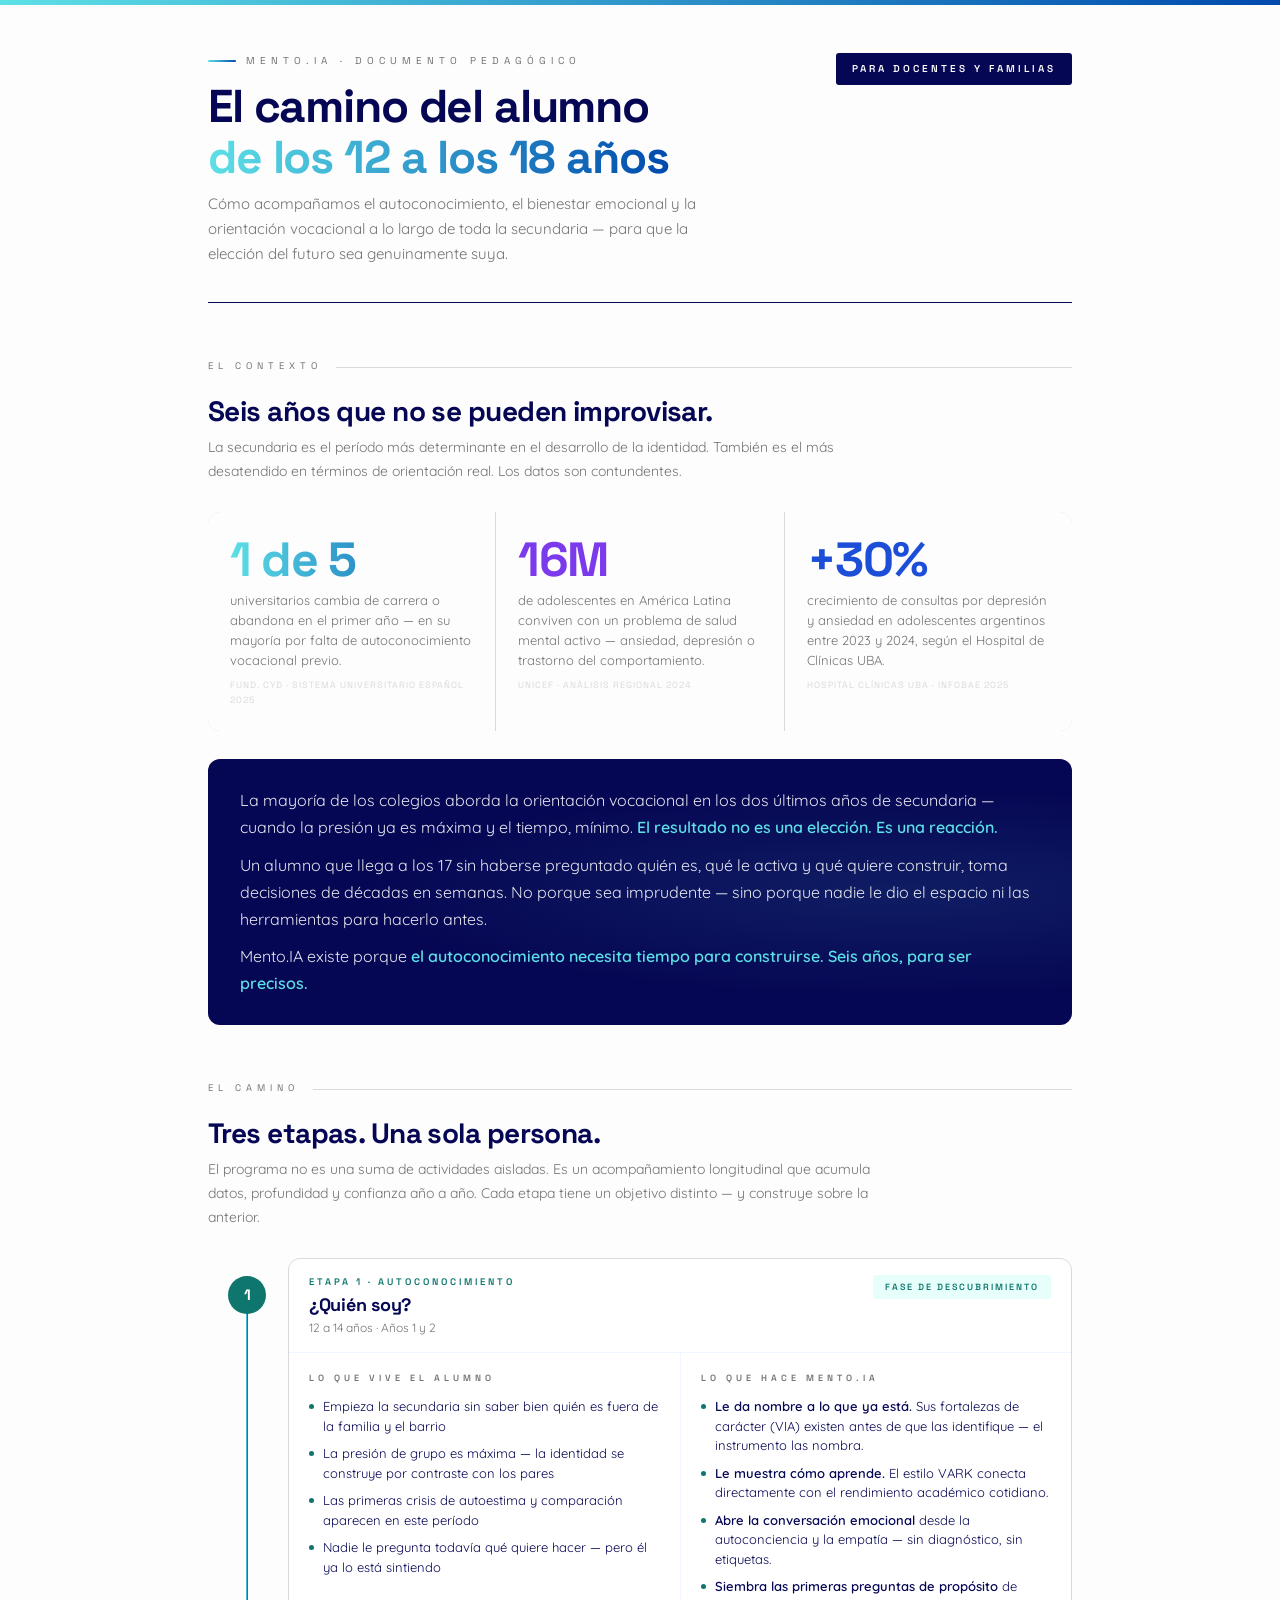
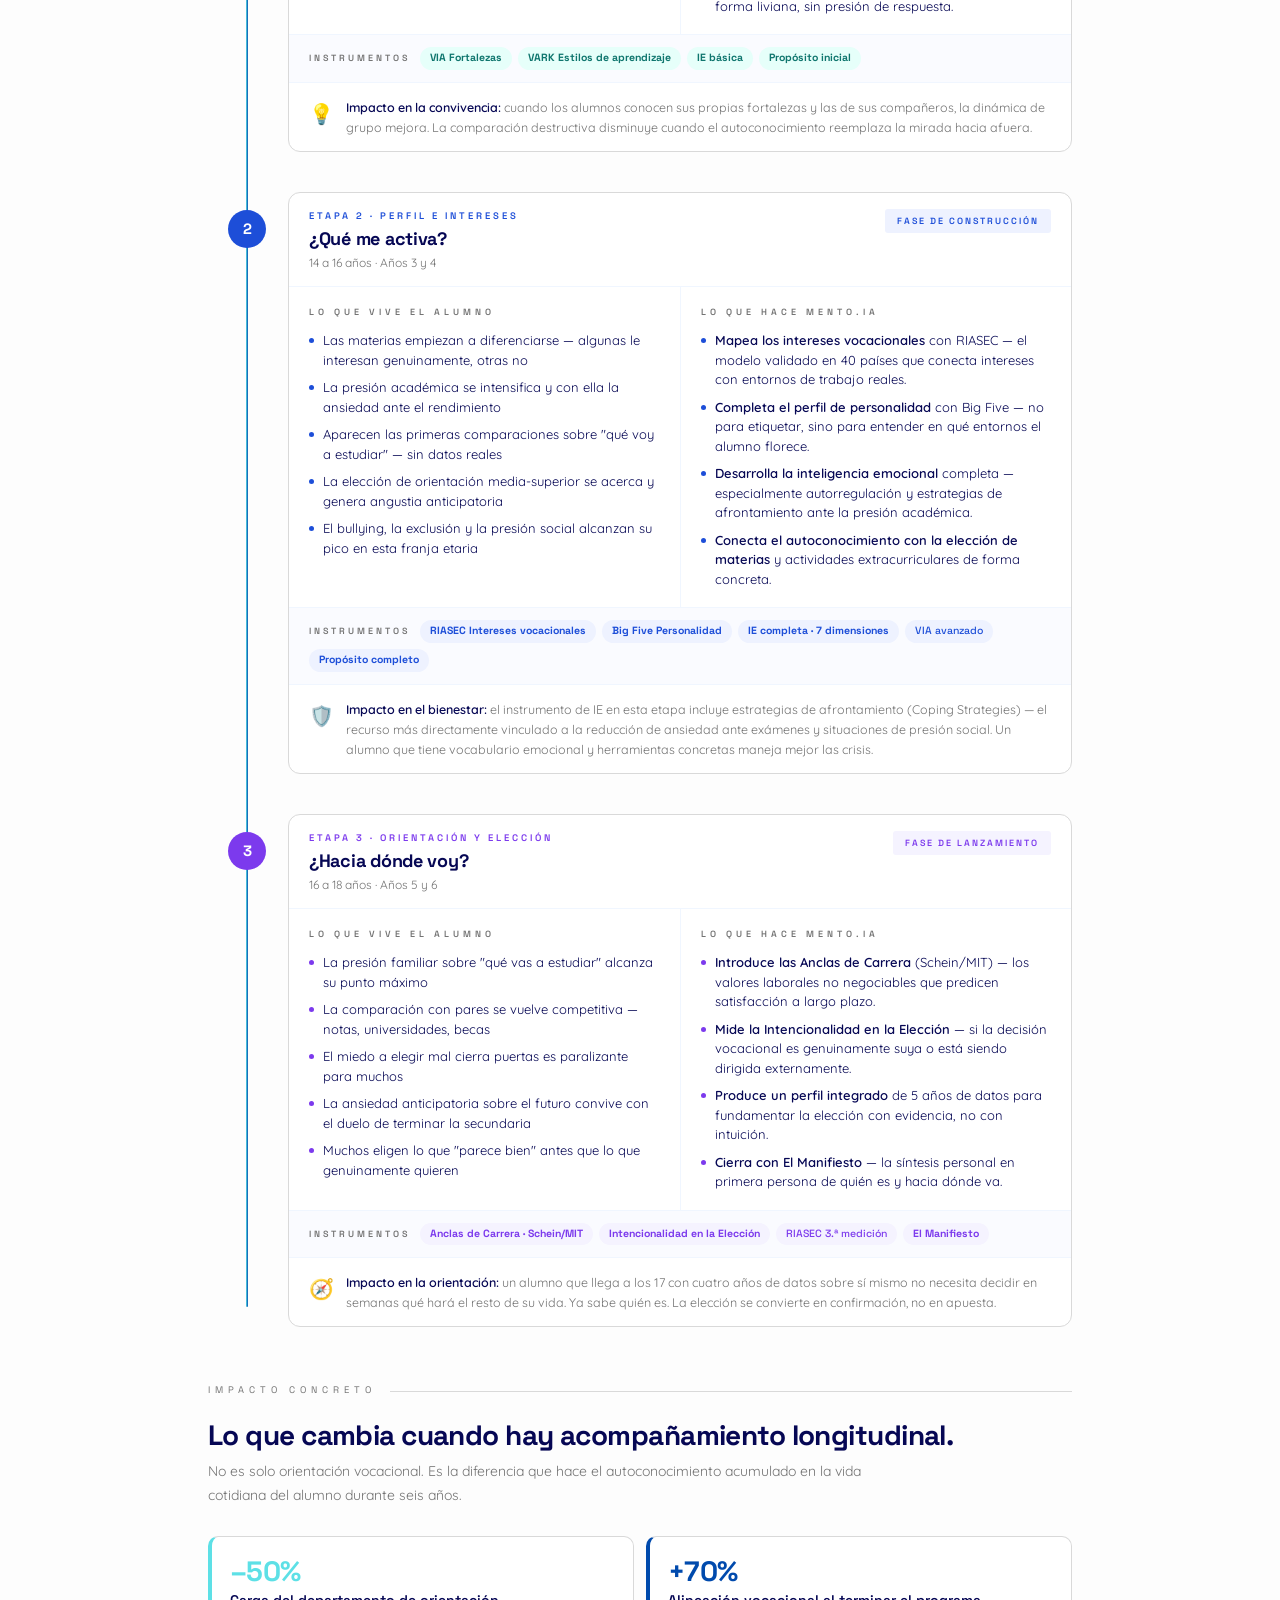
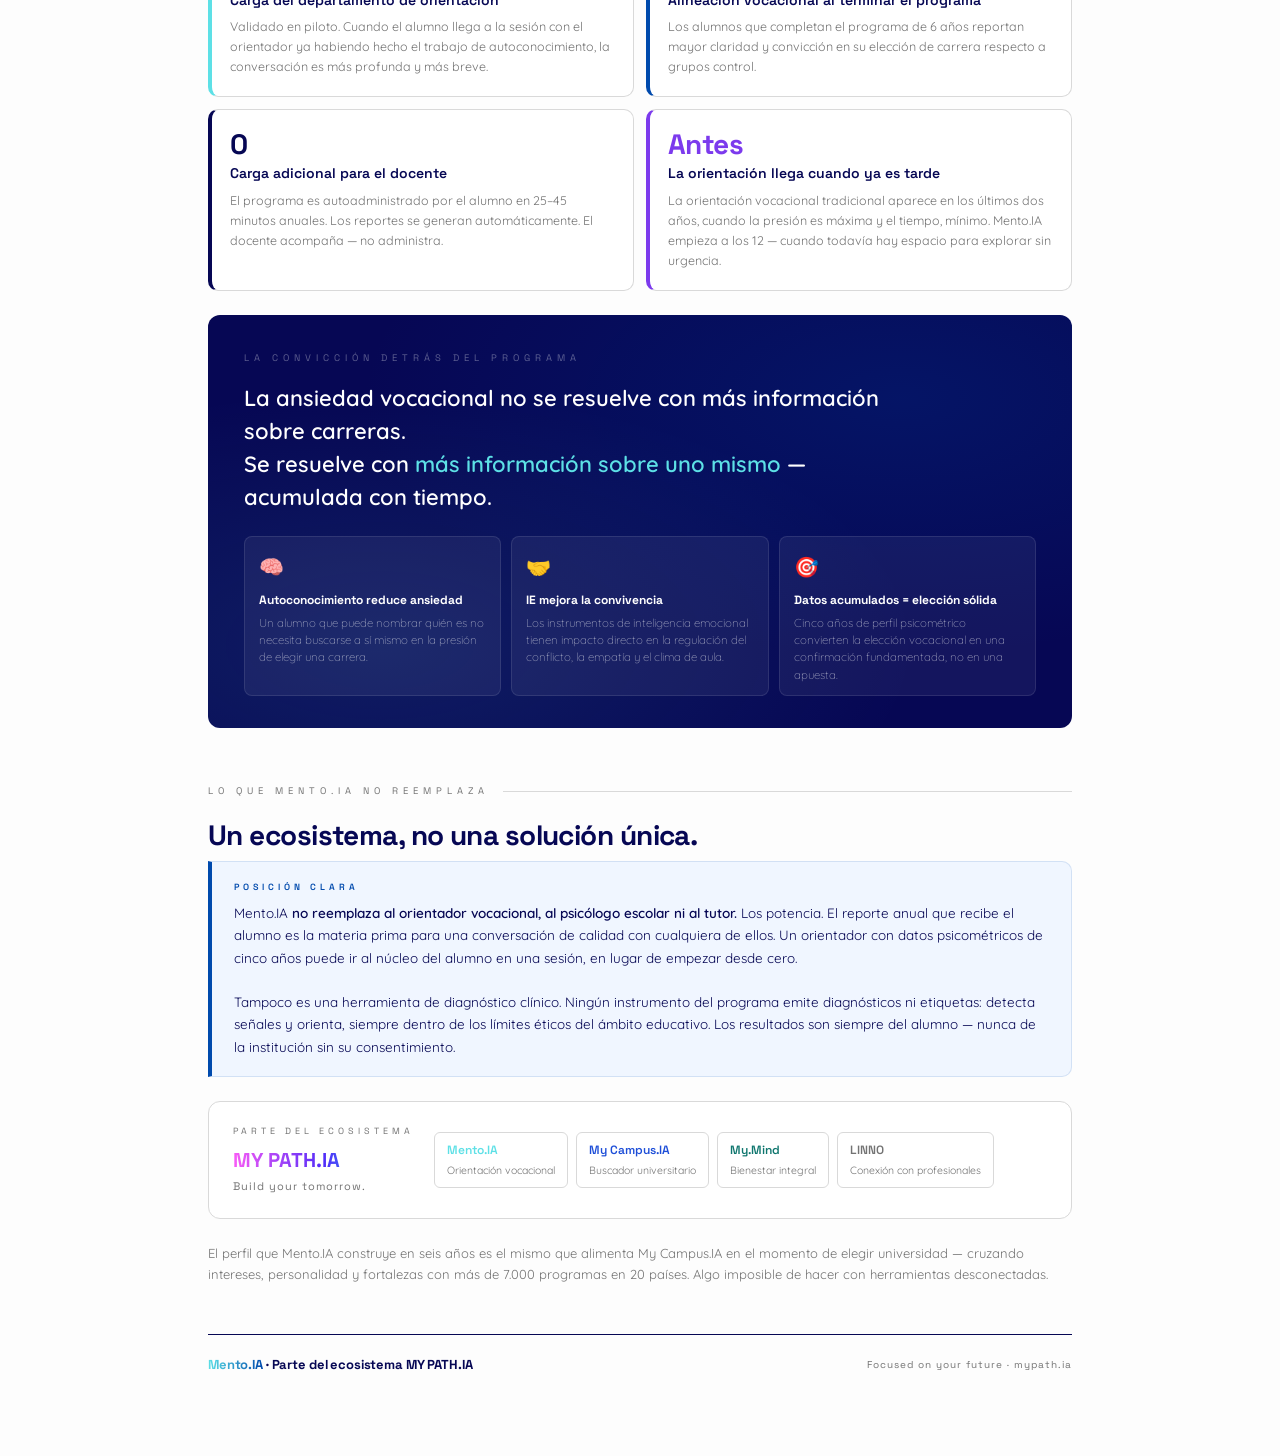
<file: el-camino-del-alumno/index.html>
<!DOCTYPE html>
<html lang="es">
<head>
<meta charset="UTF-8">
<meta name="viewport" content="width=device-width, initial-scale=1.0">
<title>El camino del alumno · 12 a 18 años · Mento.IA</title>
<link href="https://fonts.googleapis.com/css2?family=Space+Grotesk:wght@300;400;500;600;700&family=Quicksand:wght@300;400;500;600;700&display=swap" rel="stylesheet">
<style>
/* ── Reset & tokens ─────────────────────────────────────────── */
*,*::before,*::after { box-sizing:border-box; margin:0; padding:0 }
:root {
  --teal:   #5de0e6;
  --blue:   #004aad;
  --navy:   #060754;
  --bg:     #fdfdfd;
  --card:   #f0f6ff;
  --gray:   #737373;
  --gray-l: #d9d9d9;
  --grad:   linear-gradient(90deg,#5de0e6,#004aad);
  --grad-t: linear-gradient(90deg,#5de0e6 0%,#004aad 100%);

  /* Stage colours */
  --s1: #0F766E;  /* teal dark  · 12-14 */
  --s2: #1D4ED8;  /* blue       · 14-16 */
  --s3: #7C3AED;  /* violet     · 16-18 */
  --s1l: #E6FFFA;
  --s2l: #EEF2FF;
  --s3l: #F5F3FF;

  --sans:  'Space Grotesk', sans-serif;
  --body:  'Quicksand', sans-serif;
}

html { font-size: 15px; }
body {
  font-family: var(--sans);
  background: var(--bg);
  color: var(--navy);
  line-height: 1.6;
}

/* ── Shell ───────────────────────────────────────────────────── */
.page { max-width: 920px; margin: 0 auto; padding: 0 28px 80px; }

/* ── Top bar ─────────────────────────────────────────────────── */
.topbar { height: 5px; background: var(--grad); }

/* ── Header ──────────────────────────────────────────────────── */
.header {
  padding: 48px 0 36px;
  border-bottom: 1.5px solid var(--navy);
  display: grid;
  grid-template-columns: 1fr auto;
  align-items: end;
  gap: 20px;
}
.header-left {}
.header-kicker {
  font-size: 10px;
  letter-spacing: 5px;
  text-transform: uppercase;
  color: var(--gray);
  margin-bottom: 12px;
  display: flex;
  align-items: center;
  gap: 10px;
}
.header-kicker::before {
  content: '';
  width: 28px; height: 2px;
  background: var(--grad);
  border-radius: 2px;
  flex-shrink: 0;
}
.header-title {
  font-size: clamp(30px,5vw,46px);
  font-weight: 700;
  line-height: 1.1;
  letter-spacing: -.025em;
  color: var(--navy);
  margin-bottom: 10px;
}
.gt {
  background: var(--grad-t);
  -webkit-background-clip: text;
  -webkit-text-fill-color: transparent;
  background-clip: text;
}
.header-sub {
  font-family: var(--body);
  font-size: 15px;
  color: var(--gray);
  font-weight: 400;
  max-width: 520px;
  line-height: 1.65;
}
.header-badge {
  background: var(--navy);
  color: var(--bg);
  font-size: 10px;
  font-weight: 600;
  letter-spacing: 3px;
  text-transform: uppercase;
  padding: 8px 16px;
  border-radius: 3px;
  white-space: nowrap;
  align-self: start;
}

/* ── Section label ───────────────────────────────────────────── */
.sec-label {
  font-size: 9.5px;
  letter-spacing: 5px;
  text-transform: uppercase;
  color: var(--gray);
  margin-bottom: 20px;
  display: flex;
  align-items: center;
  gap: 14px;
}
.sec-label::after { content:''; flex:1; height:1px; background:var(--gray-l); }

/* ── Section ─────────────────────────────────────────────────── */
.section { margin-top: 56px; }
.section-title {
  font-size: clamp(20px,3.5vw,28px);
  font-weight: 700;
  letter-spacing: -.02em;
  color: var(--navy);
  margin-bottom: 8px;
  line-height: 1.2;
}
.section-intro {
  font-family: var(--body);
  font-size: 14px;
  color: var(--gray);
  max-width: 680px;
  line-height: 1.7;
  margin-bottom: 28px;
}

/* ── CONTEXT BLOCK (the problem) ────────────────────────────── */
.context-grid {
  display: grid;
  grid-template-columns: repeat(3,1fr);
  gap: 1px;
  background: var(--gray-l);
  border-radius: 12px;
  overflow: hidden;
  margin-bottom: 28px;
}
@media(max-width:640px){ .context-grid { grid-template-columns:1fr; } }

.ctx-cell {
  background: var(--bg);
  padding: 24px 22px;
  display: flex;
  flex-direction: column;
  gap: 6px;
}
.ctx-stat {
  font-size: clamp(32px,6vw,48px);
  font-weight: 700;
  line-height: 1;
  letter-spacing: -.03em;
}
.ctx-label {
  font-family: var(--body);
  font-size: 13px;
  color: var(--gray);
  line-height: 1.55;
  font-weight: 400;
}
.ctx-source {
  font-size: 9px;
  letter-spacing: 1px;
  color: var(--gray-l);
  margin-top: 2px;
  text-transform: uppercase;
}

.problem-text {
  background: var(--navy);
  border-radius: 12px;
  padding: 28px 32px;
  position: relative;
  overflow: hidden;
  margin-bottom: 28px;
}
.problem-text::before {
  content: '';
  position: absolute;
  inset: 0;
  background: radial-gradient(ellipse at 80% 50%, rgba(93,224,230,.1) 0%, transparent 55%);
}
.problem-text p {
  font-family: var(--body);
  font-size: 16px;
  color: rgba(255,255,255,.9);
  line-height: 1.7;
  font-weight: 400;
  position: relative;
  margin-bottom: 10px;
}
.problem-text p:last-child { margin-bottom: 0; }
.problem-text strong { color: var(--teal); font-weight: 600; }

/* ── JOURNEY — the main timeline ─────────────────────────────── */
.journey {
  position: relative;
  margin-bottom: 0;
}

/* Vertical line */
.journey::before {
  content: '';
  position: absolute;
  left: 38px;
  top: 20px;
  bottom: 20px;
  width: 2px;
  background: var(--grad-t);
  border-radius: 2px;
}
@media(max-width:640px){ .journey::before { left:24px; } }

.journey-stage {
  position: relative;
  padding-left: 80px;
  margin-bottom: 40px;
}
@media(max-width:640px){ .journey-stage { padding-left:60px; } }

/* Stage node */
.stage-node {
  position: absolute;
  left: 20px;
  top: 18px;
  width: 38px;
  height: 38px;
  border-radius: 50%;
  display: flex;
  align-items: center;
  justify-content: center;
  font-size: 15px;
  font-weight: 700;
  color: #fff;
  z-index: 1;
  flex-shrink: 0;
}
@media(max-width:640px){ .stage-node { left:6px; width:32px; height:32px; font-size:13px; } }

.stage-node.s1 { background: var(--s1); }
.stage-node.s2 { background: var(--s2); }
.stage-node.s3 { background: var(--s3); }

/* Stage card */
.stage-card {
  border: 1.5px solid var(--gray-l);
  border-radius: 12px;
  overflow: hidden;
  background: #fff;
}
.stage-head {
  padding: 16px 20px 14px;
  border-bottom: 1px solid var(--card);
  display: grid;
  grid-template-columns: 1fr auto;
  align-items: start;
  gap: 12px;
}
.stage-tag {
  font-size: 9.5px;
  letter-spacing: 3px;
  text-transform: uppercase;
  margin-bottom: 4px;
  font-weight: 600;
}
.stage-name {
  font-size: 18px;
  font-weight: 700;
  color: var(--navy);
  letter-spacing: -.015em;
  line-height: 1.2;
}
.stage-ages {
  font-family: var(--body);
  font-size: 12px;
  color: var(--gray);
  font-weight: 400;
  margin-top: 3px;
}
.stage-badge {
  font-size: 9px;
  font-weight: 600;
  letter-spacing: 2px;
  text-transform: uppercase;
  padding: 5px 12px;
  border-radius: 3px;
  white-space: nowrap;
  flex-shrink: 0;
}
.s1 .stage-tag, .s1 .stage-badge { color: var(--s1); }
.s2 .stage-tag, .s2 .stage-badge { color: var(--s2); }
.s3 .stage-tag, .s3 .stage-badge { color: var(--s3); }
.s1 .stage-badge { background: var(--s1l); }
.s2 .stage-badge { background: var(--s2l); }
.s3 .stage-badge { background: var(--s3l); }

.stage-body {
  display: grid;
  grid-template-columns: 1fr 1fr;
  gap: 0;
}
@media(max-width:580px){ .stage-body { grid-template-columns:1fr; } }

.stage-col {
  padding: 18px 20px;
}
.stage-col + .stage-col {
  border-left: 1px solid var(--card);
}
@media(max-width:580px){ .stage-col + .stage-col { border-left:none; border-top:1px solid var(--card); } }

.col-label {
  font-size: 9px;
  letter-spacing: 4px;
  text-transform: uppercase;
  color: var(--gray);
  margin-bottom: 12px;
  font-weight: 600;
}
.col-list {
  list-style: none;
  display: flex;
  flex-direction: column;
  gap: 8px;
}
.col-list li {
  font-family: var(--body);
  font-size: 13px;
  color: var(--navy);
  line-height: 1.5;
  padding-left: 14px;
  position: relative;
  font-weight: 400;
}
.col-list li::before {
  content: '';
  position: absolute;
  left: 0;
  top: 7px;
  width: 5px;
  height: 5px;
  border-radius: 50%;
  flex-shrink: 0;
}
.s1 .col-list li::before { background: var(--s1); }
.s2 .col-list li::before { background: var(--s2); }
.s3 .col-list li::before { background: var(--s3); }

.col-list li strong { font-weight: 600; color: var(--navy); }

/* Instrument chips in stage */
.instr-row {
  padding: 12px 20px;
  border-top: 1px solid var(--card);
  display: flex;
  flex-wrap: wrap;
  gap: 6px;
  align-items: center;
  background: #FAFBFF;
}
.instr-label-sm {
  font-size: 9px;
  letter-spacing: 3px;
  text-transform: uppercase;
  color: var(--gray);
  margin-right: 4px;
  font-weight: 600;
  flex-shrink: 0;
}
.chip {
  font-size: 10.5px;
  font-weight: 500;
  padding: 3px 10px;
  border-radius: 20px;
  white-space: nowrap;
}
.s1 .chip { background: var(--s1l); color: var(--s1); }
.s2 .chip { background: var(--s2l); color: var(--s2); }
.s3 .chip { background: var(--s3l); color: var(--s3); }
.chip.new { font-weight: 700; }

/* What Mento does callout inside stage */
.mento-callout {
  padding: 14px 20px;
  border-top: 1px solid var(--card);
  display: flex;
  gap: 12px;
  align-items: flex-start;
}
.mento-icon {
  font-size: 20px;
  flex-shrink: 0;
  margin-top: 1px;
}
.mento-text {
  font-family: var(--body);
  font-size: 12.5px;
  color: var(--gray);
  line-height: 1.6;
  font-weight: 400;
}
.mento-text strong { color: var(--navy); font-weight: 600; }

/* ── IMPACT section ──────────────────────────────────────────── */
.impact-grid {
  display: grid;
  grid-template-columns: repeat(2,1fr);
  gap: 12px;
  margin-bottom: 24px;
}
@media(max-width:600px){ .impact-grid { grid-template-columns:1fr; } }

.impact-card {
  border: 1.5px solid var(--gray-l);
  border-radius: 10px;
  padding: 20px 18px;
  background: #fff;
  border-left: 4px solid var(--teal);
}
.impact-card.b { border-left-color: var(--blue); }
.impact-card.n { border-left-color: var(--navy); }
.impact-card.t2 { border-left-color: var(--s3); }

.impact-num {
  font-size: 28px;
  font-weight: 700;
  letter-spacing: -.02em;
  margin-bottom: 4px;
  line-height: 1;
}
.impact-card:not(.b):not(.n):not(.t2) .impact-num { color: var(--teal); }
.impact-card.b .impact-num { color: var(--blue); }
.impact-card.n .impact-num { color: var(--navy); }
.impact-card.t2 .impact-num { color: var(--s3); }
.impact-title {
  font-size: 14px;
  font-weight: 600;
  color: var(--navy);
  margin-bottom: 5px;
}
.impact-desc {
  font-family: var(--body);
  font-size: 12.5px;
  color: var(--gray);
  line-height: 1.6;
  font-weight: 400;
}

/* ── CONVICTION section ──────────────────────────────────────── */
.conviction-block {
  background: var(--navy);
  border-radius: 12px;
  padding: 36px 36px 32px;
  position: relative;
  overflow: hidden;
  margin-bottom: 28px;
}
.conviction-block::before {
  content: '';
  position: absolute;
  inset: 0;
  background: radial-gradient(ellipse at 20% 80%, rgba(93,224,230,.1) 0%, transparent 55%),
              radial-gradient(ellipse at 80% 20%, rgba(0,74,173,.2) 0%, transparent 55%);
}
.conviction-kicker {
  font-size: 9.5px;
  letter-spacing: 5px;
  text-transform: uppercase;
  color: rgba(255,255,255,.35);
  margin-bottom: 16px;
  position: relative;
}
.conviction-quote {
  font-family: var(--body);
  font-size: clamp(17px,3vw,22px);
  font-weight: 600;
  color: #fff;
  line-height: 1.5;
  position: relative;
  margin-bottom: 22px;
  max-width: 680px;
}
.conviction-quote span { color: var(--teal); }

.conviction-pillars {
  display: grid;
  grid-template-columns: repeat(3,1fr);
  gap: 10px;
  position: relative;
}
@media(max-width:580px){ .conviction-pillars { grid-template-columns:1fr; } }

.pillar {
  background: rgba(255,255,255,.06);
  border: 1px solid rgba(255,255,255,.1);
  border-radius: 8px;
  padding: 14px 14px 12px;
}
.pillar-icon { font-size: 20px; margin-bottom: 8px; display: block; }
.pillar-title {
  font-size: 12px;
  font-weight: 700;
  color: #fff;
  margin-bottom: 4px;
}
.pillar-desc {
  font-family: var(--body);
  font-size: 11.5px;
  color: rgba(255,255,255,.55);
  line-height: 1.5;
  font-weight: 300;
}

/* ── NOT REPLACE ─────────────────────────────────────────────── */
.not-replace {
  background: var(--card);
  border: 1px solid rgba(0,74,173,.12);
  border-left: 4px solid var(--blue);
  border-radius: 0 10px 10px 0;
  padding: 18px 22px;
  margin-bottom: 24px;
}
.not-replace-label {
  font-size: 9px;
  letter-spacing: 4px;
  text-transform: uppercase;
  color: var(--blue);
  margin-bottom: 8px;
  font-weight: 600;
}
.not-replace-text {
  font-family: var(--body);
  font-size: 13.5px;
  color: var(--navy);
  line-height: 1.65;
  font-weight: 400;
}
.not-replace-text strong { font-weight: 600; }

/* ── ECOSYSTEM ───────────────────────────────────────────────── */
.ecosystem-strip {
  border: 1.5px solid var(--gray-l);
  border-radius: 12px;
  padding: 22px 24px;
  display: grid;
  grid-template-columns: auto 1fr;
  gap: 20px;
  align-items: center;
  background: #fff;
  margin-bottom: 24px;
}
@media(max-width:580px){ .ecosystem-strip { grid-template-columns:1fr; } }
.eco-label {
  font-size: 9px;
  letter-spacing: 4px;
  text-transform: uppercase;
  color: var(--gray);
  margin-bottom: 6px;
}
.eco-name {
  font-size: 20px;
  font-weight: 700;
  background: linear-gradient(90deg,#f95bf6,#532cf9,#03f7eb);
  -webkit-background-clip: text;
  -webkit-text-fill-color: transparent;
  background-clip: text;
}
.eco-sub { font-size: 11px; color: var(--gray); margin-top: 2px; letter-spacing: 1px; }
.eco-modules {
  display: flex;
  gap: 8px;
  flex-wrap: wrap;
}
.eco-mod {
  border: 1px solid var(--gray-l);
  border-radius: 6px;
  padding: 8px 12px;
}
.eco-mod-name {
  font-size: 12px;
  font-weight: 600;
  color: var(--navy);
  margin-bottom: 2px;
}
.eco-mod-desc {
  font-family: var(--body);
  font-size: 10.5px;
  color: var(--gray);
  font-weight: 400;
}

/* ── Footer ──────────────────────────────────────────────────── */
.footer {
  margin-top: 48px;
  padding-top: 20px;
  border-top: 1.5px solid var(--navy);
  display: flex;
  justify-content: space-between;
  align-items: center;
  flex-wrap: wrap;
  gap: 10px;
}
.footer-brand {
  font-size: 13px;
  font-weight: 700;
  letter-spacing: -.01em;
}
.footer-brand .gt {
  background: var(--grad-t);
  -webkit-background-clip: text;
  -webkit-text-fill-color: transparent;
  background-clip: text;
}
.footer-note {
  font-size: 10px;
  color: var(--gray);
  letter-spacing: 1px;
}

/* ── Responsive · Tablet (768px) ─────────────────────────────── */
@media (max-width: 768px) {
  .page { padding: 0 20px 60px; }

  /* Header — stack vertically */
  .header {
    grid-template-columns: 1fr;
    padding: 36px 0 28px;
    gap: 16px;
  }
  .header-badge { justify-self: start; }
  .header-sub { max-width: 100%; }

  /* Section spacing */
  .section { margin-top: 40px; }
  .section-intro { max-width: 100%; }

  /* Context stats — 2 cols on tablet */
  .context-grid { grid-template-columns: 1fr 1fr; }

  /* Problem text block */
  .problem-text { padding: 22px 24px; }
  .problem-text p { font-size: 15px; }

  /* Journey stages */
  .stage-head {
    grid-template-columns: 1fr;
    gap: 8px;
  }
  .stage-badge { justify-self: start; }

  /* Impact grid */
  .impact-grid { grid-template-columns: 1fr 1fr; }

  /* Conviction */
  .conviction-block { padding: 28px 24px 24px; }
  .conviction-pillars { grid-template-columns: 1fr 1fr; }

  /* Ecosystem */
  .ecosystem-strip {
    grid-template-columns: 1fr;
    gap: 14px;
  }
  .eco-modules { justify-content: flex-start; }

  /* Footer */
  .footer { flex-direction: column; align-items: flex-start; gap: 6px; }
}

/* ── Responsive · Mobile (480px) ─────────────────────────────── */
@media (max-width: 480px) {
  html { font-size: 14px; }
  .page { padding: 0 16px 48px; }

  /* Header */
  .header { padding: 28px 0 20px; }
  .header-kicker { font-size: 9px; letter-spacing: 4px; }
  .header-kicker::before { width: 20px; }
  .header-badge { font-size: 9px; padding: 6px 12px; }

  /* Sections */
  .section { margin-top: 32px; }
  .sec-label { font-size: 8.5px; letter-spacing: 4px; }
  .section-intro { font-size: 13px; }

  /* Context stats — 1 col on mobile */
  .context-grid { grid-template-columns: 1fr; }
  .ctx-cell { padding: 18px 16px; }
  .ctx-stat { font-size: 32px; }
  .ctx-label { font-size: 12px; }

  /* Problem text */
  .problem-text { padding: 20px 18px; border-radius: 10px; }
  .problem-text p { font-size: 14px; line-height: 1.6; }

  /* Journey — tighter on mobile */
  .journey::before { left: 18px; }
  .journey-stage { padding-left: 50px; margin-bottom: 28px; }
  .stage-node { left: 2px; width: 30px; height: 30px; font-size: 12px; }
  .stage-card { border-radius: 10px; }

  /* Stage head */
  .stage-head { padding: 14px 14px 12px; }
  .stage-tag { font-size: 8.5px; letter-spacing: 2px; }
  .stage-name { font-size: 16px; }
  .stage-ages { font-size: 11px; }
  .stage-badge { font-size: 8px; padding: 4px 10px; letter-spacing: 1.5px; }

  /* Stage body — always 1 col on mobile */
  .stage-body { grid-template-columns: 1fr; }
  .stage-col { padding: 14px 14px; }
  .stage-col + .stage-col { border-left: none; border-top: 1px solid var(--card); }
  .col-label { font-size: 8px; letter-spacing: 3px; margin-bottom: 10px; }
  .col-list li { font-size: 12.5px; padding-left: 12px; }
  .col-list li::before { width: 4px; height: 4px; top: 6px; }

  /* Instrument chips row */
  .instr-row { padding: 10px 14px; }
  .instr-label-sm { font-size: 8px; letter-spacing: 2px; }
  .chip { font-size: 9.5px; padding: 2px 8px; }

  /* Mento callout inside stage */
  .mento-callout { padding: 12px 14px; gap: 10px; }
  .mento-icon { font-size: 16px; }
  .mento-text { font-size: 11.5px; }

  /* Impact grid — 1 col */
  .impact-grid { grid-template-columns: 1fr; gap: 10px; }
  .impact-card { padding: 16px 14px; }
  .impact-num { font-size: 24px; }
  .impact-title { font-size: 13px; }
  .impact-desc { font-size: 12px; }

  /* Conviction */
  .conviction-block { padding: 22px 18px 20px; border-radius: 10px; }
  .conviction-kicker { font-size: 8.5px; letter-spacing: 4px; }
  .conviction-quote { font-size: 16px; line-height: 1.45; }
  .conviction-pillars { grid-template-columns: 1fr; gap: 8px; }
  .pillar { padding: 12px; }
  .pillar-icon { font-size: 18px; margin-bottom: 6px; }
  .pillar-title { font-size: 11px; }
  .pillar-desc { font-size: 10.5px; }

  /* Not replace */
  .not-replace { padding: 14px 16px; }
  .not-replace-label { font-size: 8px; letter-spacing: 3px; }
  .not-replace-text { font-size: 12.5px; }

  /* Ecosystem */
  .ecosystem-strip { padding: 16px 16px; border-radius: 10px; }
  .eco-name { font-size: 18px; }
  .eco-modules { gap: 6px; }
  .eco-mod { padding: 6px 10px; }
  .eco-mod-name { font-size: 11px; }
  .eco-mod-desc { font-size: 10px; }

  /* Footer */
  .footer { padding-top: 16px; margin-top: 36px; }
  .footer-brand { font-size: 12px; }
  .footer-note { font-size: 9px; }
}

/* ── Responsive · Small mobile (360px) ──────────────────────── */
@media (max-width: 360px) {
  .page { padding: 0 12px 40px; }
  .header { padding: 22px 0 18px; }
  .stage-name { font-size: 15px; }
  .col-list li { font-size: 12px; }
  .conviction-quote { font-size: 15px; }
  .ctx-stat { font-size: 28px; }
  .journey-stage { padding-left: 44px; }
  .journey::before { left: 14px; }
  .stage-node { width: 26px; height: 26px; font-size: 11px; }
  .eco-modules { flex-direction: column; }
}

/* ── Print ───────────────────────────────────────────────────── */
@media print {
  body { background: #fff; }
  .topbar { -webkit-print-color-adjust: exact; print-color-adjust: exact; }
  .conviction-block, .problem-text {
    -webkit-print-color-adjust: exact;
    print-color-adjust: exact;
  }
}
</style>
</head>
<body>
<div class="topbar"></div>

<div class="page">

  <!-- HEADER -->
  <div class="header">
    <div class="header-left">
      <div class="header-kicker">Mento.IA · Documento pedagógico</div>
      <h1 class="header-title">
        El camino del alumno<br>
        <span class="gt">de los 12 a los 18 años</span>
      </h1>
      <p class="header-sub">Cómo acompañamos el autoconocimiento, el bienestar emocional y la orientación vocacional a lo largo de toda la secundaria — para que la elección del futuro sea genuinamente suya.</p>
    </div>
    <div class="header-badge">Para docentes y familias</div>
  </div>


  <!-- ══ SECTION 1: EL CONTEXTO ══ -->
  <div class="section">
    <div class="sec-label">El contexto</div>
    <h2 class="section-title">Seis años que no se pueden improvisar.</h2>
    <p class="section-intro">La secundaria es el período más determinante en el desarrollo de la identidad. También es el más desatendido en términos de orientación real. Los datos son contundentes.</p>

    <div class="context-grid">
      <div class="ctx-cell">
        <div class="ctx-stat gt">1 de 5</div>
        <div class="ctx-label">universitarios cambia de carrera o abandona en el primer año — en su mayoría por falta de autoconocimiento vocacional previo.</div>
        <div class="ctx-source">Fund. CYD · Sistema Universitario Español 2025</div>
      </div>
      <div class="ctx-cell">
        <div class="ctx-stat" style="color:var(--s3)">16M</div>
        <div class="ctx-label">de adolescentes en América Latina conviven con un problema de salud mental activo — ansiedad, depresión o trastorno del comportamiento.</div>
        <div class="ctx-source">UNICEF · Análisis regional 2024</div>
      </div>
      <div class="ctx-cell">
        <div class="ctx-stat" style="color:var(--s2)">+30%</div>
        <div class="ctx-label">crecimiento de consultas por depresión y ansiedad en adolescentes argentinos entre 2023 y 2024, según el Hospital de Clínicas UBA.</div>
        <div class="ctx-source">Hospital Clínicas UBA · Infobae 2025</div>
      </div>
    </div>

    <div class="problem-text">
      <p>La mayoría de los colegios aborda la orientación vocacional en los dos últimos años de secundaria — cuando la presión ya es máxima y el tiempo, mínimo. <strong>El resultado no es una elección. Es una reacción.</strong></p>
      <p>Un alumno que llega a los 17 sin haberse preguntado quién es, qué le activa y qué quiere construir, toma decisiones de décadas en semanas. No porque sea imprudente — sino porque nadie le dio el espacio ni las herramientas para hacerlo antes.</p>
      <p>Mento.IA existe porque <strong>el autoconocimiento necesita tiempo para construirse. Seis años, para ser precisos.</strong></p>
    </div>
  </div>


  <!-- ══ SECTION 2: EL CAMINO ══ -->
  <div class="section">
    <div class="sec-label">El camino</div>
    <h2 class="section-title">Tres etapas. Una sola persona.</h2>
    <p class="section-intro">El programa no es una suma de actividades aisladas. Es un acompañamiento longitudinal que acumula datos, profundidad y confianza año a año. Cada etapa tiene un objetivo distinto — y construye sobre la anterior.</p>

    <div class="journey">

      <!-- ETAPA 1 -->
      <div class="journey-stage s1">
        <div class="stage-node s1">1</div>
        <div class="stage-card">
          <div class="stage-head">
            <div>
              <div class="stage-tag s1">Etapa 1 · Autoconocimiento</div>
              <div class="stage-name">¿Quién soy?</div>
              <div class="stage-ages">12 a 14 años · Años 1 y 2</div>
            </div>
            <div class="stage-badge s1">Fase de descubrimiento</div>
          </div>
          <div class="stage-body">
            <div class="stage-col">
              <div class="col-label">Lo que vive el alumno</div>
              <ul class="col-list">
                <li>Empieza la secundaria sin saber bien quién es fuera de la familia y el barrio</li>
                <li>La presión de grupo es máxima — la identidad se construye por contraste con los pares</li>
                <li>Las primeras crisis de autoestima y comparación aparecen en este período</li>
                <li>Nadie le pregunta todavía qué quiere hacer — pero él ya lo está sintiendo</li>
              </ul>
            </div>
            <div class="stage-col">
              <div class="col-label">Lo que hace Mento.IA</div>
              <ul class="col-list">
                <li><strong>Le da nombre a lo que ya está.</strong> Sus fortalezas de carácter (VIA) existen antes de que las identifique — el instrumento las nombra.</li>
                <li><strong>Le muestra cómo aprende.</strong> El estilo VARK conecta directamente con el rendimiento académico cotidiano.</li>
                <li><strong>Abre la conversación emocional</strong> desde la autoconciencia y la empatía — sin diagnóstico, sin etiquetas.</li>
                <li><strong>Siembra las primeras preguntas de propósito</strong> de forma liviana, sin presión de respuesta.</li>
              </ul>
            </div>
          </div>
          <div class="instr-row s1">
            <span class="instr-label-sm">Instrumentos</span>
            <span class="chip new">VIA Fortalezas</span>
            <span class="chip new">VARK Estilos de aprendizaje</span>
            <span class="chip new">IE básica</span>
            <span class="chip new">Propósito inicial</span>
          </div>
          <div class="mento-callout">
            <div class="mento-icon">💡</div>
            <div class="mento-text">
              <strong>Impacto en la convivencia:</strong> cuando los alumnos conocen sus propias fortalezas y las de sus compañeros, la dinámica de grupo mejora. La comparación destructiva disminuye cuando el autoconocimiento reemplaza la mirada hacia afuera.
            </div>
          </div>
        </div>
      </div>

      <!-- ETAPA 2 -->
      <div class="journey-stage s2">
        <div class="stage-node s2">2</div>
        <div class="stage-card">
          <div class="stage-head">
            <div>
              <div class="stage-tag s2">Etapa 2 · Perfil e intereses</div>
              <div class="stage-name">¿Qué me activa?</div>
              <div class="stage-ages">14 a 16 años · Años 3 y 4</div>
            </div>
            <div class="stage-badge s2">Fase de construcción</div>
          </div>
          <div class="stage-body">
            <div class="stage-col">
              <div class="col-label">Lo que vive el alumno</div>
              <ul class="col-list">
                <li>Las materias empiezan a diferenciarse — algunas le interesan genuinamente, otras no</li>
                <li>La presión académica se intensifica y con ella la ansiedad ante el rendimiento</li>
                <li>Aparecen las primeras comparaciones sobre "qué voy a estudiar" — sin datos reales</li>
                <li>La elección de orientación media-superior se acerca y genera angustia anticipatoria</li>
                <li>El bullying, la exclusión y la presión social alcanzan su pico en esta franja etaria</li>
              </ul>
            </div>
            <div class="stage-col">
              <div class="col-label">Lo que hace Mento.IA</div>
              <ul class="col-list">
                <li><strong>Mapea los intereses vocacionales</strong> con RIASEC — el modelo validado en 40 países que conecta intereses con entornos de trabajo reales.</li>
                <li><strong>Completa el perfil de personalidad</strong> con Big Five — no para etiquetar, sino para entender en qué entornos el alumno florece.</li>
                <li><strong>Desarrolla la inteligencia emocional</strong> completa — especialmente autorregulación y estrategias de afrontamiento ante la presión académica.</li>
                <li><strong>Conecta el autoconocimiento con la elección de materias</strong> y actividades extracurriculares de forma concreta.</li>
              </ul>
            </div>
          </div>
          <div class="instr-row s2">
            <span class="instr-label-sm">Instrumentos</span>
            <span class="chip new">RIASEC Intereses vocacionales</span>
            <span class="chip new">Big Five Personalidad</span>
            <span class="chip new">IE completa · 7 dimensiones</span>
            <span class="chip">VIA avanzado</span>
            <span class="chip new">Propósito completo</span>
          </div>
          <div class="mento-callout">
            <div class="mento-icon">🛡️</div>
            <div class="mento-text">
              <strong>Impacto en el bienestar:</strong> el instrumento de IE en esta etapa incluye estrategias de afrontamiento (Coping Strategies) — el recurso más directamente vinculado a la reducción de ansiedad ante exámenes y situaciones de presión social. Un alumno que tiene vocabulario emocional y herramientas concretas maneja mejor las crisis.
            </div>
          </div>
        </div>
      </div>

      <!-- ETAPA 3 -->
      <div class="journey-stage s3">
        <div class="stage-node s3">3</div>
        <div class="stage-card">
          <div class="stage-head">
            <div>
              <div class="stage-tag s3">Etapa 3 · Orientación y elección</div>
              <div class="stage-name">¿Hacia dónde voy?</div>
              <div class="stage-ages">16 a 18 años · Años 5 y 6</div>
            </div>
            <div class="stage-badge s3">Fase de lanzamiento</div>
          </div>
          <div class="stage-body">
            <div class="stage-col">
              <div class="col-label">Lo que vive el alumno</div>
              <ul class="col-list">
                <li>La presión familiar sobre "qué vas a estudiar" alcanza su punto máximo</li>
                <li>La comparación con pares se vuelve competitiva — notas, universidades, becas</li>
                <li>El miedo a elegir mal cierra puertas es paralizante para muchos</li>
                <li>La ansiedad anticipatoria sobre el futuro convive con el duelo de terminar la secundaria</li>
                <li>Muchos eligen lo que "parece bien" antes que lo que genuinamente quieren</li>
              </ul>
            </div>
            <div class="stage-col">
              <div class="col-label">Lo que hace Mento.IA</div>
              <ul class="col-list">
                <li><strong>Introduce las Anclas de Carrera</strong> (Schein/MIT) — los valores laborales no negociables que predicen satisfacción a largo plazo.</li>
                <li><strong>Mide la Intencionalidad en la Elección</strong> — si la decisión vocacional es genuinamente suya o está siendo dirigida externamente.</li>
                <li><strong>Produce un perfil integrado</strong> de 5 años de datos para fundamentar la elección con evidencia, no con intuición.</li>
                <li><strong>Cierra con El Manifiesto</strong> — la síntesis personal en primera persona de quién es y hacia dónde va.</li>
              </ul>
            </div>
          </div>
          <div class="instr-row s3">
            <span class="instr-label-sm">Instrumentos</span>
            <span class="chip new">Anclas de Carrera · Schein/MIT</span>
            <span class="chip new">Intencionalidad en la Elección</span>
            <span class="chip">RIASEC 3.ª medición</span>
            <span class="chip new">El Manifiesto</span>
          </div>
          <div class="mento-callout">
            <div class="mento-icon">🧭</div>
            <div class="mento-text">
              <strong>Impacto en la orientación:</strong> un alumno que llega a los 17 con cuatro años de datos sobre sí mismo no necesita decidir en semanas qué hará el resto de su vida. Ya sabe quién es. La elección se convierte en confirmación, no en apuesta.
            </div>
          </div>
        </div>
      </div>

    </div><!-- /journey -->
  </div>


  <!-- ══ SECTION 3: IMPACTO CONCRETO ══ -->
  <div class="section">
    <div class="sec-label">Impacto concreto</div>
    <h2 class="section-title">Lo que cambia cuando hay acompañamiento longitudinal.</h2>
    <p class="section-intro">No es solo orientación vocacional. Es la diferencia que hace el autoconocimiento acumulado en la vida cotidiana del alumno durante seis años.</p>

    <div class="impact-grid">
      <div class="impact-card">
        <div class="impact-num">‒50%</div>
        <div class="impact-title">Carga del departamento de orientación</div>
        <div class="impact-desc">Validado en piloto. Cuando el alumno llega a la sesión con el orientador ya habiendo hecho el trabajo de autoconocimiento, la conversación es más profunda y más breve.</div>
      </div>
      <div class="impact-card b">
        <div class="impact-num">+70%</div>
        <div class="impact-title">Alineación vocacional al terminar el programa</div>
        <div class="impact-desc">Los alumnos que completan el programa de 6 años reportan mayor claridad y convicción en su elección de carrera respecto a grupos control.</div>
      </div>
      <div class="impact-card n">
        <div class="impact-num">0</div>
        <div class="impact-title">Carga adicional para el docente</div>
        <div class="impact-desc">El programa es autoadministrado por el alumno en 25–45 minutos anuales. Los reportes se generan automáticamente. El docente acompaña — no administra.</div>
      </div>
      <div class="impact-card t2">
        <div class="impact-num">Antes</div>
        <div class="impact-title">La orientación llega cuando ya es tarde</div>
        <div class="impact-desc">La orientación vocacional tradicional aparece en los últimos dos años, cuando la presión es máxima y el tiempo, mínimo. Mento.IA empieza a los 12 — cuando todavía hay espacio para explorar sin urgencia.</div>
      </div>
    </div>

    <div class="conviction-block">
      <div class="conviction-kicker">La convicción detrás del programa</div>
      <div class="conviction-quote">
        La ansiedad vocacional no se resuelve con más información sobre carreras.<br>
        Se resuelve con <span>más información sobre uno mismo</span> — acumulada con tiempo.
      </div>
      <div class="conviction-pillars">
        <div class="pillar">
          <span class="pillar-icon">🧠</span>
          <div class="pillar-title">Autoconocimiento reduce ansiedad</div>
          <div class="pillar-desc">Un alumno que puede nombrar quién es no necesita buscarse a sí mismo en la presión de elegir una carrera.</div>
        </div>
        <div class="pillar">
          <span class="pillar-icon">🤝</span>
          <div class="pillar-title">IE mejora la convivencia</div>
          <div class="pillar-desc">Los instrumentos de inteligencia emocional tienen impacto directo en la regulación del conflicto, la empatía y el clima de aula.</div>
        </div>
        <div class="pillar">
          <span class="pillar-icon">🎯</span>
          <div class="pillar-title">Datos acumulados = elección sólida</div>
          <div class="pillar-desc">Cinco años de perfil psicométrico convierten la elección vocacional en una confirmación fundamentada, no en una apuesta.</div>
        </div>
      </div>
    </div>
  </div>


  <!-- ══ SECTION 4: LO QUE MENTO NO ES ══ -->
  <div class="section">
    <div class="sec-label">Lo que Mento.IA no reemplaza</div>
    <h2 class="section-title">Un ecosistema, no una solución única.</h2>

    <div class="not-replace">
      <div class="not-replace-label">Posición clara</div>
      <div class="not-replace-text">
        Mento.IA <strong>no reemplaza al orientador vocacional, al psicólogo escolar ni al tutor.</strong> Los potencia. El reporte anual que recibe el alumno es la materia prima para una conversación de calidad con cualquiera de ellos. Un orientador con datos psicométricos de cinco años puede ir al núcleo del alumno en una sesión, en lugar de empezar desde cero.<br><br>
        Tampoco es una herramienta de diagnóstico clínico. Ningún instrumento del programa emite diagnósticos ni etiquetas: detecta señales y orienta, siempre dentro de los límites éticos del ámbito educativo. Los resultados son siempre del alumno — nunca de la institución sin su consentimiento.
      </div>
    </div>

    <!-- Ecosystem -->
    <div class="ecosystem-strip">
      <div>
        <div class="eco-label">Parte del ecosistema</div>
        <div class="eco-name">MY PATH.IA</div>
        <div class="eco-sub">Build your tomorrow.</div>
      </div>
      <div class="eco-modules">
        <div class="eco-mod">
          <div class="eco-mod-name" style="color:var(--teal)">Mento.IA</div>
          <div class="eco-mod-desc">Orientación vocacional</div>
        </div>
        <div class="eco-mod">
          <div class="eco-mod-name" style="color:var(--s2)">My Campus.IA</div>
          <div class="eco-mod-desc">Buscador universitario</div>
        </div>
        <div class="eco-mod">
          <div class="eco-mod-name" style="color:var(--s1)">My.Mind</div>
          <div class="eco-mod-desc">Bienestar integral</div>
        </div>
        <div class="eco-mod">
          <div class="eco-mod-name" style="color:var(--gray)">LINNO</div>
          <div class="eco-mod-desc">Conexión con profesionales</div>
        </div>
      </div>
    </div>

    <p style="font-family:var(--body);font-size:13px;color:var(--gray);line-height:1.65;font-weight:400;">
      El perfil que Mento.IA construye en seis años es el mismo que alimenta My Campus.IA en el momento de elegir universidad — cruzando intereses, personalidad y fortalezas con más de 7.000 programas en 20 países. Algo imposible de hacer con herramientas desconectadas.
    </p>
  </div>


  <!-- FOOTER -->
  <div class="footer">
    <div class="footer-brand"><span class="gt">Mento.IA</span> · Parte del ecosistema MY PATH.IA</div>
    <div class="footer-note">Focused on your future · mypath.ia</div>
  </div>

</div><!-- /page -->
</body>
</html>
</file>
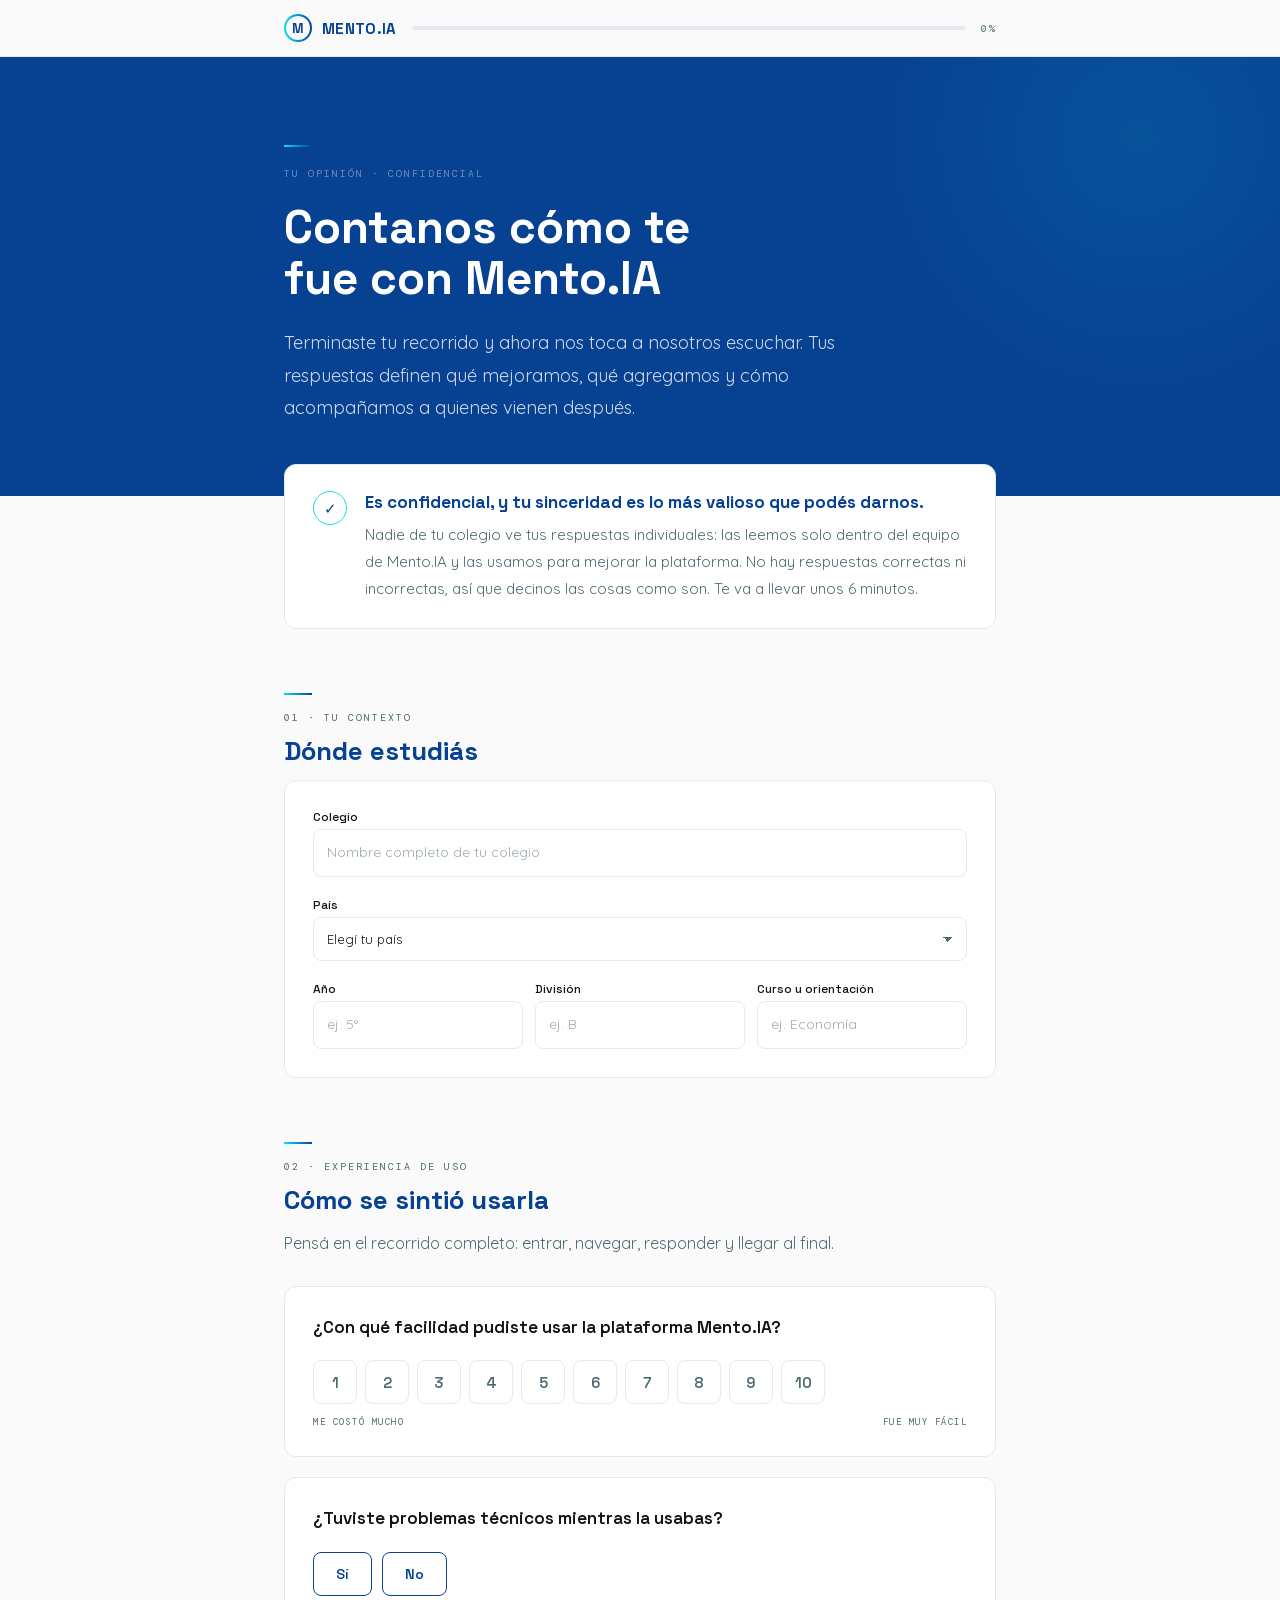
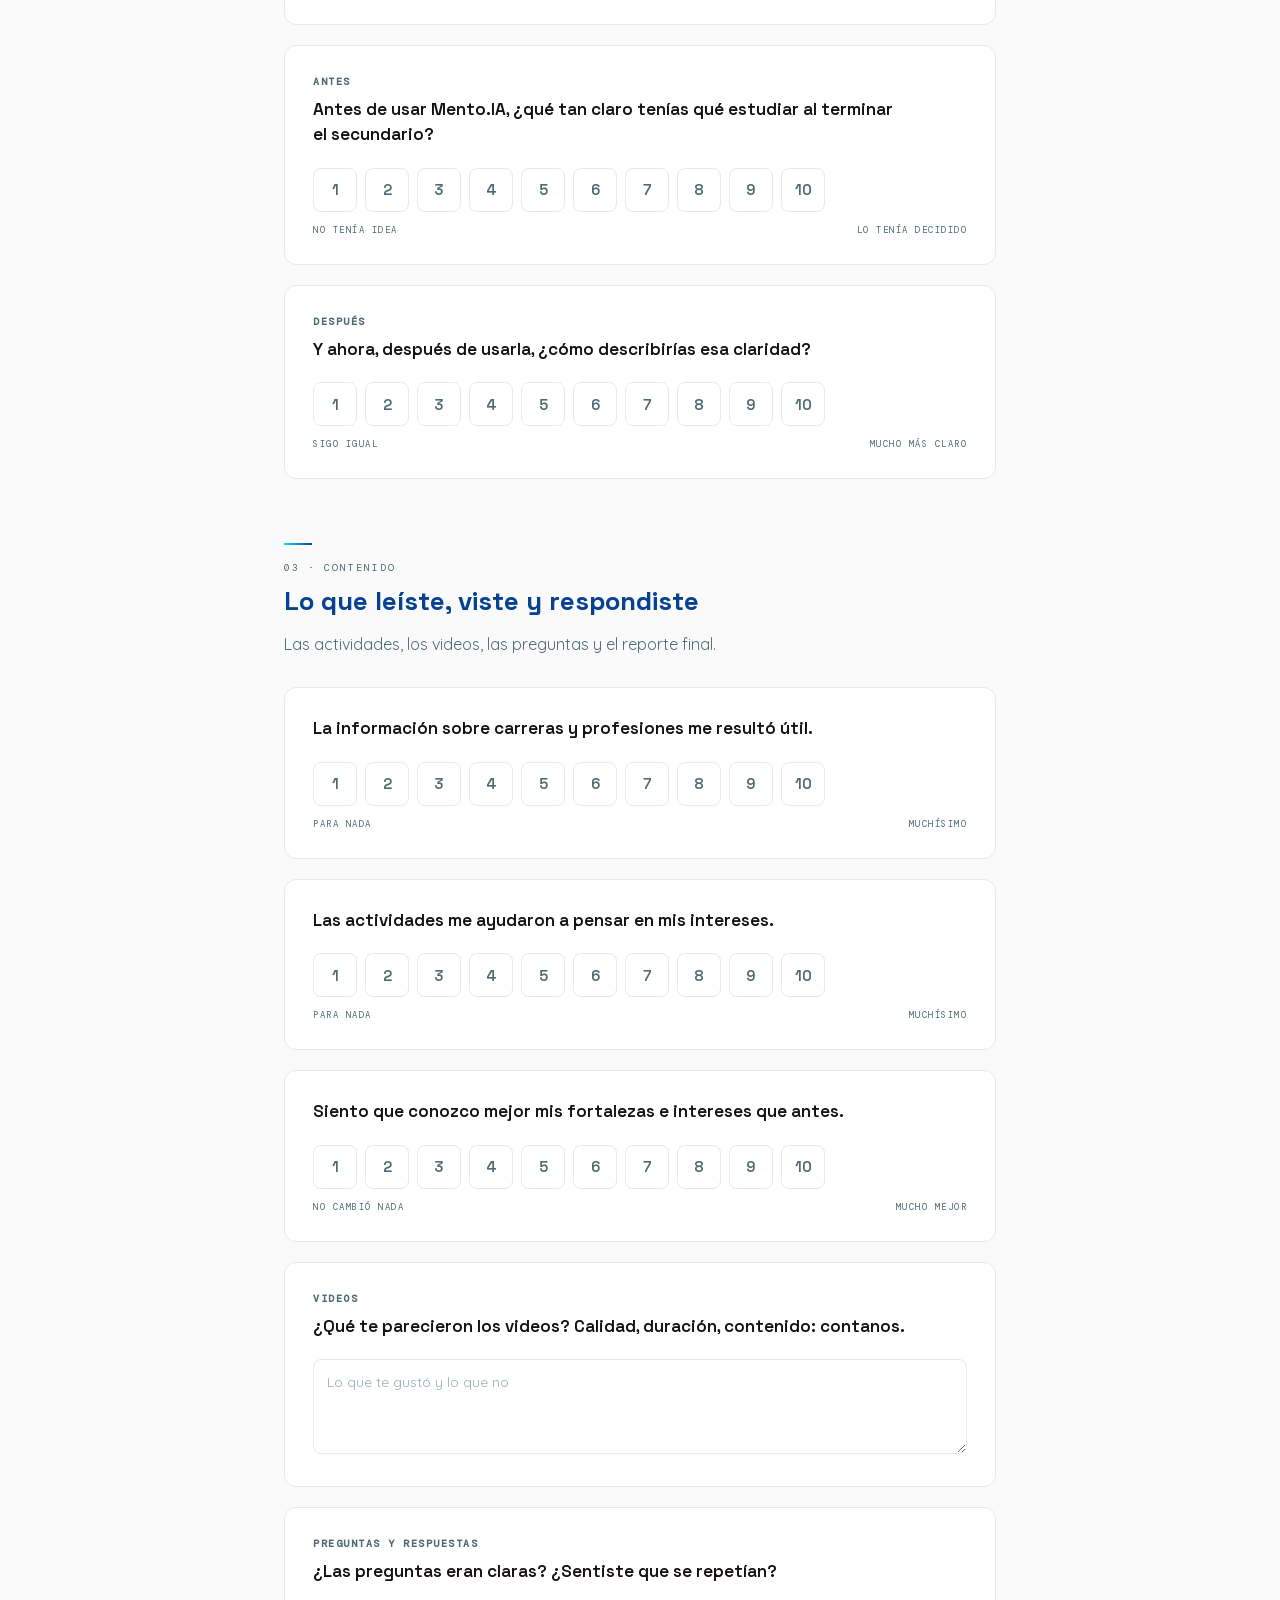
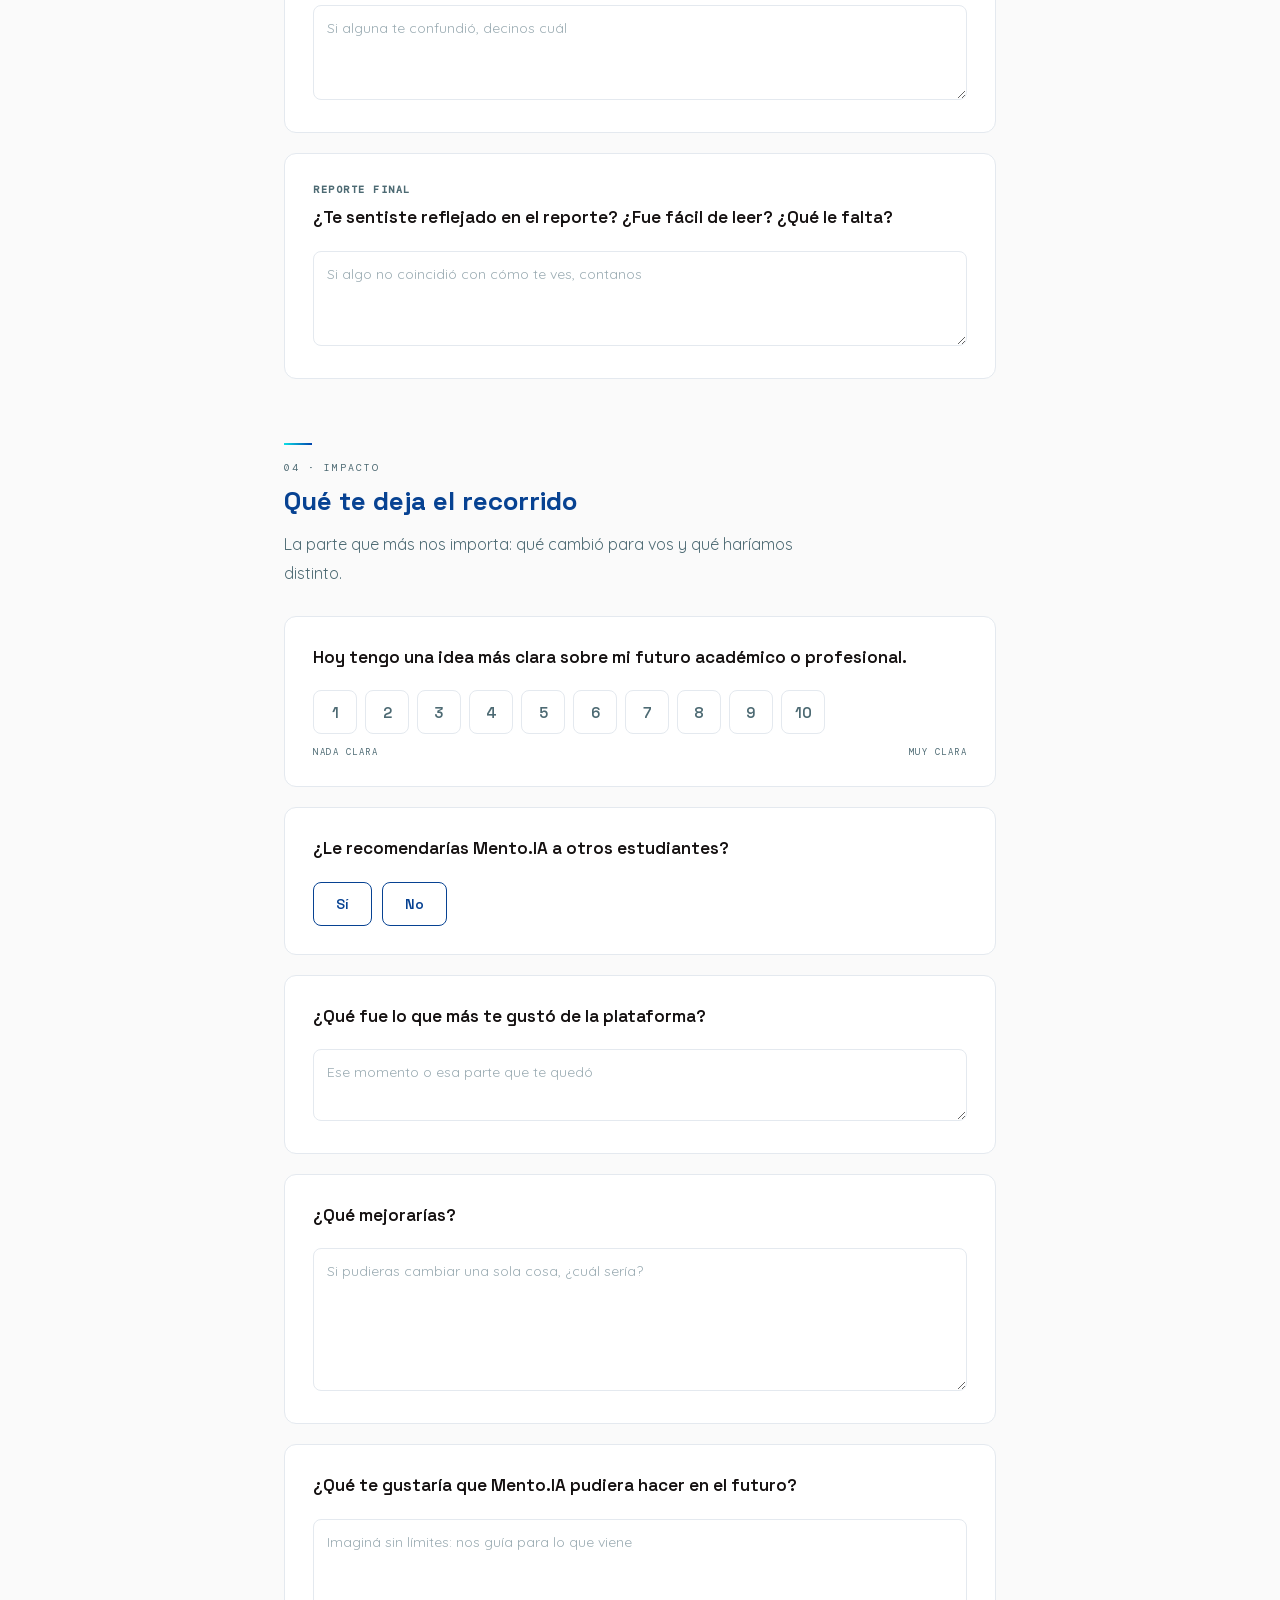
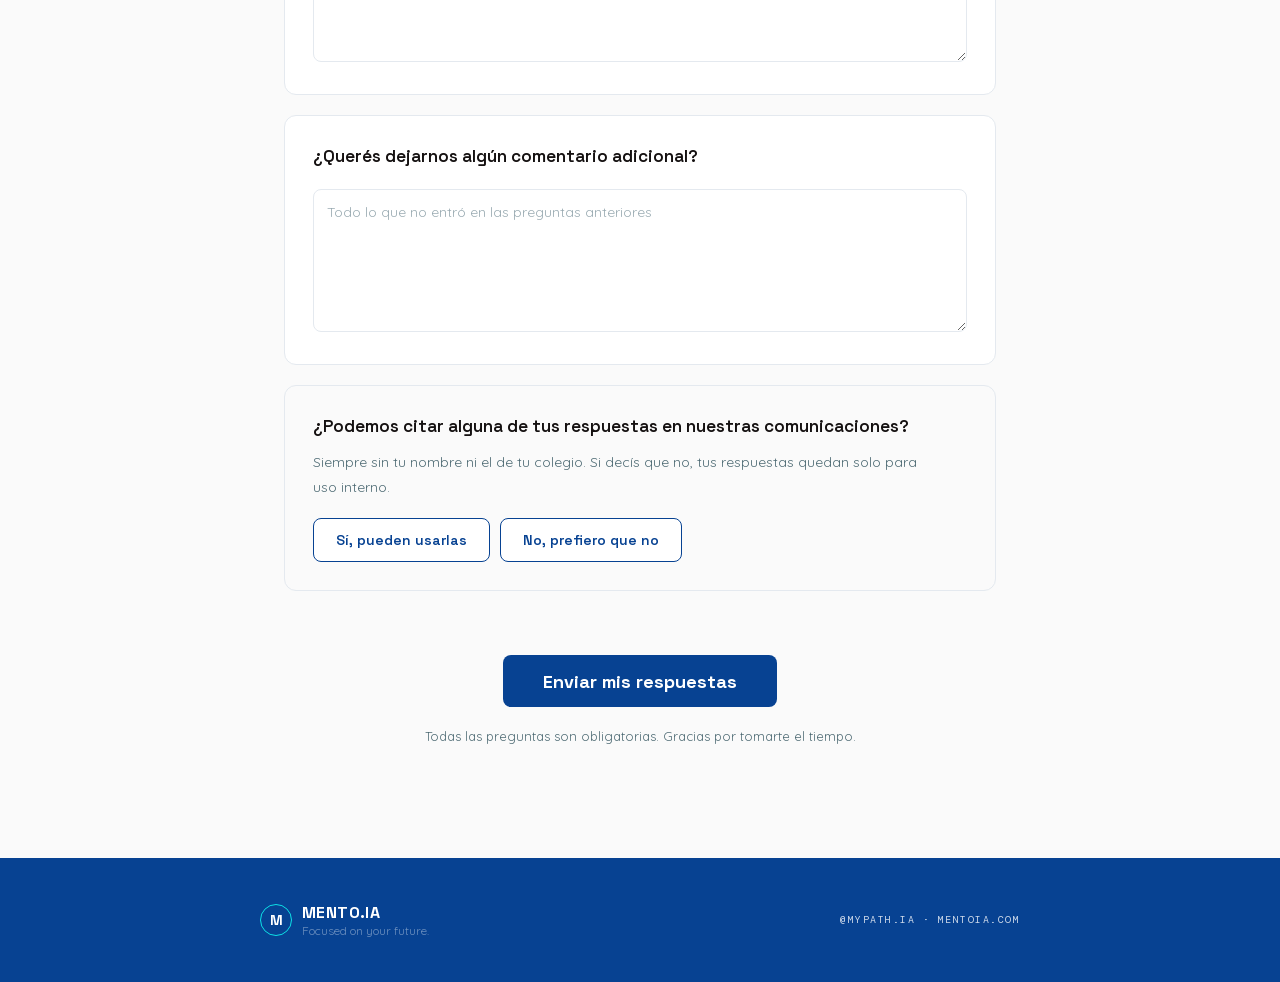
<file: form.evaluacion/Index.html>
<!DOCTYPE html>
<html>
<head>
  <meta charset="utf-8">
  <title>Valoración de Mento.IA</title>
  <style>
    * { margin: 0; padding: 0; box-sizing: border-box; }
    body { background: #074292; display: flex; align-items: center; justify-content: center; min-height: 100vh; font-family: -apple-system, BlinkMacSystemFont, sans-serif; }
    #__bundler_loading { position: fixed; bottom: 20px; right: 20px; font: 13px/1.4 -apple-system, BlinkMacSystemFont, sans-serif; color: #666; background: #fff; padding: 8px 14px; border-radius: 8px; box-shadow: 0 1px 4px rgba(0,0,0,0.12); z-index: 10000; }
    #__bundler_thumbnail { position: fixed; inset: 0; width: 100%; height: 100%; display: flex; align-items: center; justify-content: center; background: #074292; z-index: 9999; }
    #__bundler_thumbnail svg { width: 100%; height: 100%; object-fit: contain; }
    #__bundler_placeholder { color: #999; font-size: 14px; }
  </style>
  <noscript>
    <style>#__bundler_loading { display: none; }</style>
    <div style="position:fixed;bottom:12px;left:12px;font:13px/1.4 -apple-system,BlinkMacSystemFont,sans-serif;color:#999;background:rgba(255,255,255,0.9);padding:6px 12px;border-radius:6px;box-shadow:0 1px 4px rgba(0,0,0,0.08);z-index:10000;">
      This page requires JavaScript to display.
    </div>
  </noscript>
</head>
<body>
  <div id="__bundler_thumbnail">
  <svg viewBox="0 0 1200 800" xmlns="http://www.w3.org/2000/svg">
    <rect width="1200" height="800" fill="#074292"></rect>
    <defs>
      <linearGradient id="g" x1="0" y1="0" x2="1" y2="0">
        <stop offset="0" stop-color="#0de0e6"></stop>
        <stop offset="1" stop-color="#0043ad"></stop>
      </linearGradient>
    </defs>
    <circle cx="600" cy="360" r="130" fill="none" stroke="url(#g)" stroke-width="14"></circle>
    <text x="600" y="412" text-anchor="middle" font-family="'Space Grotesk',sans-serif" font-size="150" font-weight="700" fill="#ffffff">M</text>
    <rect x="470" y="560" width="260" height="10" rx="5" fill="rgba(255,255,255,.22)"></rect>
    <rect x="470" y="560" width="110" height="10" rx="5" fill="url(#g)"></rect>
  </svg>
</div>
  <div id="__bundler_loading">Unpacking...</div>

  <script>
    
document.addEventListener('DOMContentLoaded', async function() {
  const loading = document.getElementById('__bundler_loading');
  function setStatus(msg) { if (loading) loading.textContent = msg; }

  const FONT_MIME = /^(font[/]|application[/](x-)?font-|application[/]vnd\.ms-fontobject)/i;
  const MIME_TOKEN = /^[\w.+-]+[/][\w.+-]+$/;
  function toBase64(bytes) {
    let bin = '';
    for (let i = 0; i < bytes.length; i += 0x8000) {
      bin += String.fromCharCode.apply(null, bytes.subarray(i, i + 0x8000));
    }
    return btoa(bin);
  }

  // Error sink persists across replaceWith since it's on window, not the DOM.
  window.addEventListener('error', function(e) {
    // Failed resource loads (CSP-blocked links, scripts, images) fire plain
    // events at the element — warn only; real JS errors carry message/error.
    if (!e.message && !e.error && e.target && e.target !== window) {
      console.warn('[bundle] resource failed to load:',
        e.target.tagName, String(e.target.src || e.target.href || ''));
      return;
    }
    var p = document.body || document.documentElement;
    var d = document.getElementById('__bundler_err') || p.appendChild(document.createElement('div'));
    d.id = '__bundler_err';
    d.style.cssText = 'position:fixed;bottom:12px;left:12px;right:12px;font:12px/1.4 ui-monospace,monospace;background:#2a1215;color:#ff8a80;padding:10px 14px;border-radius:8px;border:1px solid #5c2b2e;z-index:99999;white-space:pre-wrap;max-height:40vh;overflow:auto';
    d.textContent = (d.textContent ? d.textContent + String.fromCharCode(10) : '') +
      '[bundle] ' + (e.message || e.type) +
      (e.filename ? ' (' + e.filename.slice(0, 60) + ':' + e.lineno + ')' : '');
  }, true);

  try {
    const manifestEl = document.querySelector('script[type="__bundler/manifest"]');
    const templateEl = document.querySelector('script[type="__bundler/template"]');
    if (!manifestEl || !templateEl) {
      setStatus('Error: missing bundle data');
      console.error('[bundler] Missing script tags — manifestEl:', !!manifestEl, 'templateEl:', !!templateEl);
      return;
    }

    const manifest = JSON.parse(manifestEl.textContent);
    let template = JSON.parse(templateEl.textContent);

    // Nested page bundles (iframe targets). Each ships ONCE, in the ROOT
    // document's manifest; frame srcs carry an about:blank#<uuid> marker
    // instead of a substitutable uuid. Every document mints the blobs for
    // its OWN frames — from local text at the root, or text obtained from
    // its DIRECT parent over the relay protocol below — so each frame
    // navigation stays same-origin with its initiator and a deduped page
    // loads at any depth on any host, including a file:// download's
    // opaque origins (where a blob minted by one document cannot be
    // navigated to by another).
    const pageOrderEl = document.querySelector('script[type="__bundler/page_order"]');
    const pageOrder = pageOrderEl ? JSON.parse(pageOrderEl.textContent) : [];
    const pageSet = new Set(pageOrder);
    const pageTexts = {};

    // ── Nested-page text protocol (parent-chain relay) ──
    // Page bundles ship once, in the ROOT document's manifest. Every
    // document mints the blobs for its OWN frames, obtaining page text
    // through a strict parent-chain relay: a document only ever SENDS to
    // its direct parent (which, for every document the publisher's own
    // runtime minted, is another publisher document) and only ACCEPTS
    // text from that direct parent; requests from below are honored only
    // for the document's own child frames, and the ROOT never sends
    // upward at all. That last rule is load-bearing: the artifact host's
    // frame-ancestors allows claude.ai (and friends) to frame an
    // artifact, so window.top can be a FOREIGN document — a top-addressed
    // protocol would hand page uuids to that ancestor and accept forged
    // "page text" from it, minting attacker HTML as an artifact-origin
    // blob document. The chain never touches the ancestor: requests stop
    // at the root, replies are origin-addressed per hop (never '*' when
    // an origin exists), and both directions are origin-gated (on https
    // a foreign sender's origin can never equal this document's; in
    // opaque contexts — file:// — everything serializes as 'null', where
    // an embedded EXTERNAL frame still fails the gate by carrying its
    // own real origin, and a sandboxed child of such a frame is excluded
    // by the own-child-frames check plus uuid unguessability). Shape is
    // deny-by-default: one request form, one reply form, no error
    // replies.
    // window.origin is the SERIALIZED SECURITY origin ('null' in opaque
    // contexts such as a sandboxed preview iframe) — location.origin is
    // computed from the URL and stays 'https://…' even when the document
    // is sandboxed, which would misgate every opaque chain.
    const OWN_TARGET = /^https?:[/][/]/.test(window.origin || '')
      ? window.origin
      : '*';
    function trustedOrigin(e) {
      if (e.origin === window.origin) return true; // https chains; opaque==opaque
      // file:// trees: Chrome serializes the file document's origin as
      // 'file://' while the blob: documents it mints serialize as 'null',
      // so the two legitimate shapes can never string-match — accept the
      // pair in both directions. https origins never serialize as either,
      // and sender identity (own child frame / direct parent) is checked
      // separately.
      return (
        (e.origin === 'null' &&
          (window.origin === 'file://' ||
            window.location.protocol === 'file:')) ||
        (/^file:/.test(e.origin) && window.origin === 'null')
      );
    }
    // Non-empty only in the root document (nested bundles ship an empty
    // island), so it doubles as the root marker: the root answers from
    // local text and treats a miss as authoritative — never relaying to
    // its (possibly foreign) parent.
    const isPageRoot = pageOrder.length > 0;
    const blobUrls = {};
    const resourceBlobs = {};
    const UUID_SHAPE = /^[0-9a-f]{8}-[0-9a-f]{4}-[0-9a-f]{4}-[0-9a-f]{4}-[0-9a-f]{12}$/;
    const pendingFrames = {}; // uuid -> [{el, frag}] awaiting text for own frames
    const pendingRelays = {}; // uuid -> [childWindow] awaiting text to pass down
    function mountPage(el, frag, text) {
      const pageBlob = new Blob([text], { type: 'text/html' });
      const u = URL.createObjectURL(pageBlob);
      resourceBlobs[u] = pageBlob;
      el.src = u + frag;
    }
    function deliverPage(uuid, text) {
      const frames = pendingFrames[uuid];
      delete pendingFrames[uuid];
      if (frames) for (const f of frames) mountPage(f.el, f.frag, text);
      const relays = pendingRelays[uuid];
      delete pendingRelays[uuid];
      if (relays) {
        for (const cw of relays) {
          try { cw.postMessage({ __bundler_page: uuid, __bundler_text: text }, OWN_TARGET); } catch (err) { /* gone */ }
        }
      }
    }
    function ownFrameWindows() {
      const out = [];
      for (const f of Array.from(document.querySelectorAll('iframe'))) {
        try { if (f.contentWindow) out.push(f.contentWindow); } catch (err) { /* detached */ }
      }
      return out;
    }
    window.addEventListener('message', function (e) {
      const d = e.data;
      if (!d || typeof d !== 'object' || !e.source) return;
      // Origin gate first; the structural checks below (own-child-frames
      // for requests, direct-parent + solicited-uuid for replies, the
      // root's never-relay rule) are what hold in fully opaque chains
      // where origin strings can't discriminate — a sandboxed root's
      // FOREIGN wrapper still fails all three even though both serialize
      // as real-vs-'null' rather than matching.
      if (!trustedOrigin(e)) return;
      if (typeof d.__bundler_need === 'string' && UUID_SHAPE.test(d.__bundler_need)) {
        // Requests are honored only for this document's own child frames.
        if (ownFrameWindows().indexOf(e.source) < 0) return;
        const uuid = d.__bundler_need;
        const text = pageTexts[uuid];
        if (typeof text === 'string') {
          try { e.source.postMessage({ __bundler_page: uuid, __bundler_text: text }, OWN_TARGET); } catch (err) { /* gone */ }
          return;
        }
        if (isPageRoot || window.parent === window) return; // authoritative miss
        const waiting = pendingRelays[uuid];
        if (waiting) {
          if (waiting.indexOf(e.source) < 0) waiting.push(e.source);
          return;
        }
        // Never-answered uuids would otherwise accumulate forever under a
        // request spray; past the cap (far above any real page count) new
        // relays are dropped rather than remembered.
        if (Object.keys(pendingRelays).length >= 128) return;
        pendingRelays[uuid] = [e.source];
        window.parent.postMessage({ __bundler_need: uuid }, OWN_TARGET);
      } else if (
        typeof d.__bundler_page === 'string' &&
        UUID_SHAPE.test(d.__bundler_page) &&
        typeof d.__bundler_text === 'string'
      ) {
        // The shape test is load-bearing beyond tidiness: the solicited
        // check below uses the in operator, which matches prototype keys
        // ('__proto__', 'constructor') — an unshaped key would reach
        // deliverPage and throw, painting the error banner.
        // Text is accepted only from the direct parent — the document
        // that minted this one.
        if (e.source !== window.parent || window.parent === window) return;
        if (!(d.__bundler_page in pendingFrames) && !(d.__bundler_page in pendingRelays)) return;
        deliverPage(d.__bundler_page, d.__bundler_text);
      }
    });

    const uuids = Object.keys(manifest);
    setStatus('Unpacking ' + uuids.length + ' assets...');

    await Promise.all(uuids.map(async (uuid) => {
      const entry = manifest[uuid];
      try {
        const binaryStr = atob(entry.data);
        const bytes = new Uint8Array(binaryStr.length);
        for (let i = 0; i < binaryStr.length; i++) bytes[i] = binaryStr.charCodeAt(i);

        let finalBytes = bytes;
        if (entry.compressed) {
          if (typeof DecompressionStream !== 'undefined') {
            const ds = new DecompressionStream('gzip');
            const writer = ds.writable.getWriter();
            const reader = ds.readable.getReader();
            writer.write(bytes);
            writer.close();
            const chunks = [];
            let totalLen = 0;
            while (true) {
              const { done, value } = await reader.read();
              if (done) break;
              chunks.push(value);
              totalLen += value.length;
            }
            finalBytes = new Uint8Array(totalLen);
            let offset = 0;
            for (const chunk of chunks) { finalBytes.set(chunk, offset); offset += chunk.length; }
          } else {
            console.warn('DecompressionStream not available, asset ' + uuid + ' may not render');
          }
        }

        if (pageSet.has(uuid)) {
          pageTexts[uuid] = new TextDecoder().decode(finalBytes);
          return;
        }
        if (FONT_MIME.test(entry.mime) && MIME_TOKEN.test(entry.mime)) {
          // Strict artifact hosts allow font-src data: but not blob:.
          blobUrls[uuid] = 'data:' + entry.mime + ';base64,' +
            (entry.compressed ? toBase64(finalBytes) : entry.data);
        } else {
          const blob = new Blob([finalBytes], { type: entry.mime });
          blobUrls[uuid] = URL.createObjectURL(blob);
          resourceBlobs[blobUrls[uuid]] = blob;
        }
      } catch (err) {
        console.error('Failed to decode asset ' + uuid + ':', err);
        const blob = new Blob([], { type: entry.mime });
        blobUrls[uuid] = URL.createObjectURL(blob);
        resourceBlobs[blobUrls[uuid]] = blob;
      }
    }));

    const extResEl = document.querySelector('script[type="__bundler/ext_resources"]');
    const extResources = extResEl ? JSON.parse(extResEl.textContent) : [];
    const resourceMap = {};
    for (const entry of extResources) {
      if (blobUrls[entry.uuid]) resourceMap[entry.id] = blobUrls[entry.uuid];
    }

    // Artifact-host CSP (connect-src 'self') refuses fetch() of blob: URLs —
    // consumers read these Blobs directly. Survives the swap like the error sink.
    window.__resourceBlobs = resourceBlobs;

    setStatus('Rendering...');
    // Page uuids have no blob here — they ride inside about:blank#<uuid>
    // frame markers the pass below resolves after the swap.
    for (const uuid of uuids) {
      if (pageSet.has(uuid)) continue;
      template = template.split(uuid).join(blobUrls[uuid]);
    }

    // Strip integrity + crossorigin — blob URLs from a file:// document inherit
    // a null origin, so crossorigin forces a CORS fetch that SRI then rejects.
    // The manifest bytes are ours; SRI protects against CDN compromise, not this.
    template = template.replace(/\s+integrity="[^"]*"/gi, '').replace(/\s+crossorigin="[^"]*"/gi, '');

    const resourceScript = '<script>window.__resources = ' +
      JSON.stringify(resourceMap).replace(/<\//g, '<\\/') +
      ';</' + 'script>';
    // Inject after <head> so the DOCTYPE stays first; prepending the script
    // would push the parser into quirks mode. DOMParser always emits a <head>
    // (synthesizing one if the source HTML omitted it) but may carry
    // attributes through, so match the full opening tag. slice() rather than
    // replace() keeps us clear of $-pattern substitution in resourceScript.
    const headOpen = template.match(/<head[^>]*>/i);
    if (headOpen) {
      const i = headOpen.index + headOpen[0].length;
      template = template.slice(0, i) + resourceScript + template.slice(i);
    }

    // Parse the template and swap the root element. Scripts inserted via
    // DOMParser/replaceWith are inert per spec — re-create each with
    // createElement so they execute, awaiting onload for src scripts to
    // preserve ordering (React before ReactDOM before Babel before text/babel).
    const doc = new DOMParser().parseFromString(template, 'text/html');
    document.documentElement.replaceWith(doc.documentElement);

    // Resolve page-frame markers: mint this document's own blob for each
    // framed page — from local text when this is the root, otherwise by
    // asking the direct parent over the relay protocol above. An
    // unanswered request leaves the frame on about:blank, the same
    // degraded state as a refused embed.
    {
      const MARKER = /^about:blank#([0-9a-f]{8}-[0-9a-f]{4}-[0-9a-f]{4}-[0-9a-f]{4}-[0-9a-f]{12})(#.*)?$/;
      const needed = [];
      for (const el of Array.from(document.querySelectorAll('iframe'))) {
        const m = MARKER.exec(el.getAttribute('src') || '');
        if (!m) continue;
        const text = pageTexts[m[1]];
        if (typeof text === 'string') {
          mountPage(el, m[2] || '', text);
        } else if (window.parent !== window && !isPageRoot) {
          const had = pendingFrames[m[1]];
          (pendingFrames[m[1]] = had || []).push({ el: el, frag: m[2] || '' });
          if (!had) needed.push(m[1]);
        }
      }
      for (const uuid of needed) {
        window.parent.postMessage({ __bundler_need: uuid }, OWN_TARGET);
      }
    }

    const dead = Array.from(document.scripts);
    for (const old of dead) {
      const s = document.createElement('script');
      for (const a of old.attributes) s.setAttribute(a.name, a.value);
      s.textContent = old.textContent;
      // text/babel scripts with a src: read and inline. transformScriptTags
      // does XHR against the src, but blob:null/ from a file:// origin is
      // silently dropped. Inlining makes it a plain inline babel script,
      // which transformScriptTags handles unconditionally.
      if ((s.type === 'text/babel' || s.type === 'text/jsx') && s.src) {
        const pre = resourceBlobs[s.src.split('#')[0]];
        s.textContent = pre ? await pre.text() : await (await fetch(s.src)).text();
        s.removeAttribute('src');
      }
      const p = s.src ? new Promise(function(r) { s.onload = s.onerror = r; }) : null;
      old.replaceWith(s);
      if (p) await p;
    }
    // Babel standalone auto-transforms type=text/babel on DOMContentLoaded,
    // which fired before we swapped the document. Trigger manually if present.
    if (window.Babel && typeof window.Babel.transformScriptTags === 'function') {
      window.Babel.transformScriptTags();
    }
  } catch (err) {
    setStatus('Error unpacking: ' + err.message);
    console.error('Bundle unpack error:', err);
  }
});

  </script>

  <script type="__bundler/manifest">
{"d8b9ffb7-18fe-434f-ae09-0e99622fb2bf":{"mime":"font/woff2","compressed":false,"data":"d09GMgABAAAAABZEAA4AAAAAMzgAABXsAAEAAAAAAAAAAAAAAAAAAAAAAAAAAAAAGoISG4gQHHwGYACEFBEICrpQsTgLgxAAATYCJAOGBAQgBYQiB4ssGx0sRUaGjQMQEHfrCf4/LVCFsX8Q2wGoQ9IxtV4sS5O6BZet097Fsh6Y+8D9DonMJ7g4DqfwZbmA/Rs9ieFhGRgykSF1DP+EEszveSMkmeXh//fHt8+97wsjoymCmSWCSnCbNWlchfTTEOnr5/lt/rmYE8UonNQMUkIk2yctPMKYWRg41+XWLtP9Stf+Sn/6o2LR8v8fB+2e98cXFiSjNMAmoECTwAOS1fin/p6du38mpbjxxBOPQor1v/WD39R3kEzuwvo5c2NOoUl9Ygqbw8w8yVxJs/mf6dcav59Veb7Q11tM3QL9CJ/SmjrO+k83DySiCCOJLOHCf/P92621TOc1mF6/XNsp4l8GaZ1USGU217bmbtNe/waggE+x+vz793+6zHa+v8awfvfWwJX3gtyPZFdXrZs21ZWjkdbSeHYMLMORjtasI95DbRC6S4dFx7gBogq4S6pUaVOUKZouJVfRETMNuBaHPEZa37el5cssWXaiCGGE6xgDLS/ndua0/YMUCEgANIGABYmDJEiAzEKEkJAg6bIhufIg+eiQOeZACrEgHDwInxBSqgwipYSoaSF6FohNBcTBDfHyQXBBSFgYUq0WUqce0qgV0qEL0iMCGTAAGTICWWARZIllkBVWQdZYD9loM2SLnZDd9kL2Owg57CjknHNiPOwRMZ72jBgIAsohcc4pRPVOIaASkwFh/rtugLTxa+JokMQCWmcMCITxXoGszwhjMxosiw0gkYgXLw2SBES+Lbb7+HaULC7GlyE5DjkackeZDsWaTRcLhEQob9nKUF5TsoXTv661rG565PB8c842w1STTDC25ApGWQ6n0mqZZMdjo8Xlbq3Lf7FscbqOcyBuxMnTLO73x5KG/eRc/nNYmm985kPveM0LLnrW48456bC9dthsreUWiurToUmtvptckJedkJbpwXQUxN5huSjdqxJMDLNlIVGfRDdNcA832I37QjFy48BpmKwevrNqqMxRcjfhn8qN4SRM+GshULlJmFbDOTWHcI4xp/yeW2XfTMEJoIcDx2BC9RO4w2sC/tj/E1S5MZzCSZhQDaSug47HSZjG4Wq0EY7mUBMRqSjwVTLa7MBcNFYMXCdkNQw4aIznlMPBGhyjxoArjtr5gI+dGg09GnBCb7LGJrUGjmDLOEHRulDwJsA4jMdZmISpmIG5SEYqMrAQmchDAUpQgRrUownNaEMMXehFHANYjXOxAZuxHbuwH6NqJLnd+wLdgY5cV9/1mKB/[base64]/mr2qv78lAucnnP31L/024zGIxLZTNnZoyeDaDK6IlNRskJV6djU39v5GqIySf8lPqPdusn+rNqryK21YirsOXwZjXvU7v/uv/jvfvUvRuW1vD9+O3rMSC/yUQWbfott9JR5zzvFYAf/sHmdF9cww385y0ExMDFCZqlGlGtJDVI6qSql6VFukaZmmVrlaFJrg55upB1ooug6pWvB00fijkGFBpSbFiRKKZ5WEZwLMCzCNdCQsvwLSGwVKkVyqwitpLUGnLryKylsYnaRhY7GW2jt4XZDgZbmWxXbozDfk5eh/kcVemIBGEK62ltVmEvm90we7gc4HYQglpnPACeAGJPYDkomRiU1YDSiUExPkBCaN2I0yB1RvZ4jw4g5fnGEGVguSs1O686MOOh8CQvWi+AZcwSyDc+cGqHGOUBmllXKjKBhANbDULOuykkHN9ahA4wxYg12jqPGRACgSGQ/rRKJU6b1v6k7RI0qCX8i7ynAD5PyVdHls48j6QarWG3VpKJBDA/bYtLLHfsrwVhtZItmWyykR0mRqJpDQw5D4RIerlqrpv3MTnJafESAd6dl+T6YCeIXrJQfF+CUw5sP8k8/WmaF24Ds6hMosqif14LNYRwe5Fgz4eXzyQKm3zSJ5IEmTRwQCBBUYbIQAziwUo0EdDQeNYR9wo5V8WLw44JGWSpolgwoJPDluvy8MCQIrrgQ9MbOwProLgrHk6KMCuqtOrizqEpuxK8f+Np375Cdk4/MVkdTwTu922XRMtgS2HN28z1GLwnLI/[base64]/B5ePwf33mSxDEhUR1mEg/KZ207SwyEOaIQRjCIIzAoWmTd9GwVLBies6qkyokZyaopXpiy7ETZmVER2uuvSfYkiaJ7AME0FpRt4zGInIWXmQz9ZI7X3048x7aVaP1I7WmgvJXlULHjcs5fXM7YK+KCEruNOJIWqEl6vGqo0JDlBQP3/[base64]/761HOw6sfOetAeVTdJD+1tfj+vHfb+lljm9qdOxGZNKiVTNRR1KnVxmOjR5lOO7fmkDPqsncP3N/r16WUPPY/AUD1lmdnY4DmSkDZg9Cu9iao3uju3fbuzvaSm+ZMdpcOq2fv+N4kFotzGa9unhUc3QdqulVv1Ccnyu6rIAZO6fn/tpeN/+dq0MF6TYhaDg2bqzx2FTL37x4iJibeaBLN42Zu3uBn7WucadbUW4q6sg9iP0XccV3xlq9emiuOMI9UrHj+LzBdxG3pVu7mTWx3JreTIMRQhfx/mZneTfhbNo+KnUfjTaOheMwcK22yD6faCk+d6XELl9/v70yFtSyOf6LIbkb4ElgQZXheG/vyI94gFuIu/1tO9etk8CPtwrHnw3wXZyu7JCW1aqttg4saw+3ZTMtbhW9Z7nXjik1mNW/DMRi75GrmsEUJrqDDqvdJGRJvGxzdj0l1GwXl3ka+TZTk0gWUoYpHz0lkFdIBIWpDqYh+8WgROBSKZWhdjHQxDRXpq7PX2hNStAuE3BJxKcQanHzJ6FntTWtivLAgqDxSN+A9eTSsN9VhsskXbGONtTjXg6E/ovOt5wX+4Erth6lbl71JfxqdagRwwKN1VfxS9X6eb1K6O26ELDlN+UH77z1A4+jDXV55kxAyPzubP0jfr/e/wFmgtXayW11vmLt4kacgIjNXZxiC8fZ5567PmnliMjA2Rw0KsqrihVdDX21pVi8M8GPSSQVIhO/[base64]/eC40BeP7fj49ZxA27QW/UO749DJLYugzbqdmui3QYMazVIO7XEuEIOswSzFLLkX97ql2bprqu+qApaDwu0XhsUyevzI+nUJeWkLI/XGI5Y7R0/hoJVkpXkRx/OXVXVa3Hw+Y4mgbdjictLveqbTC5/8tV/u4r4vmCpjp1/Xl9LSNgsFZU8342mvPTXsrJfSsW33Cd+u55RUskz6t2l3DmLHQNXYSB2uDwvL4qtr6ryHMYgMoU/+c57I774It/NkPcHIqDDxll5eUuxHbwvecJxjF/x/zC+/ez+TYy+01FS0cHPZd6S8D+2RHtcWUCsqKnubuPiDJPSrlVXep1pwBNbt14b9Xgs93Ebt63Vw7MWsz06nXDp5XHhc/RHOrcqCDi2rDyPXI0tmDNUmB37hEmqqalq1xq9+jcPYiCS+mg43hUKW8rUigida6QZE9yJ7WaLttUTDjW74zF/4W/CUpxGe8UYJw3k82TJYlsVGxosLmMwbSnmKBtIceqWvYK9ksZtFEWckEiM1ETeorJrNN14SncDi3v/9tsG8cG6u92u7/s7WLXcvCWw6/MFROqLV2qOL3toWdj0Jgx2FeJ090pXEc51A4/oE3SacOfT8NEA+a1LzXS1hv8bwJaQ3MlOj9kz5FxYXBdIcT+NTYb/S9nbzTgsXVxjqnnwQe9WpbBepRq4f1neZcFXTK8sblxiL7drNOUO+xIgHGrcatm6wLdAv52N0Nw90tsZg5J3z7mVeBHsKo9WmSU6k14zeO6JHWUppM5Osxm6nNolhRVe1ebk6n7B8HqM8jCk/u3rVufX8KKs6opDcQUmE1Qv9oRfhBu5nvciQeBVMVc45Cka1vPFxWdZ2hSF3Q68Sus99rWeWH1pdvidIG2h3CTnXKcoFyhts6RGQanIXCaB40z7a7deAIOEjHJlczL5X3Luv+9yBL0VCNrO1HUU6loqbR6VMgK7ct/rCL4XgdKqhjF35dgnxjGX+yhgvd9kM4H+GcdYKhV0jc068tvh7/LIH+emDJN196B6Dd7HIuE0jzctFH38EJlEySeRuw8tn0KC3kRpuZZVFFIIC9kU/Fo2MyQnWYDABAQCEkCDGG+d0hnAHFMVngXQ8f64USeClaUDYqnE5GrMnBuPR2Op04JjnEtmsJKX6ePGhRt1jhUmCndUPOQZBZV6tj4OZJZsnI+HGgXQEGcEwYJqPbNOkFDU2O4/XHVJXCE7265rBECnaWFJlC6lGaB7KBQZm0WsqFCiN0tQsqjc9nwLVUdWxaoKdDF3AB3MOqXzbqwPYPJefguthNZCp0kngFo1806h3cNst7Z7YZPg2YcthNMS4J+PB46Fio2JuhBDCS02qhhVIxKBSCL6574bKGXhOmA0xOLBgpVsTNQZbE/yzTRIWUrK2D3CgCTECSYeMo0NqTCofiQyoWcwaz3fsMdZODDzwOaZmdSEaADZ+RnR5ZxALBuJjHBxkqERDD0Tb3a5XayPktBwlEzFV8+ES0lA5pPMrtYbVm1PCzWWTEjkPBxN8oM0MNR4lBvrMmC9CtC7YvSQBg5YSqh3cF/[base64]/Nv7m4CxhYyg+6Vgcicm86OshR6r/ppabAfTPW5m6CTdArGiO3cS7fksXgX9BrHihYQk54gXiMtI27JK8aLnFCSJ3CM/b7nmv1pNnjOweEADm8eBqlIb5rknl1/oNhoSrPXRtkE6OT0WDhIzwW5Z9cghQT73M5dIpPlJw4b6MRekOpPYiP4ZRGg0/q3AeEOvefkdc1i4xfRxt0vRQJpwaaJTvacRUqwRRM58PgTj9cG4k8GdLLYqb4tx4gz7R2pqzvbT4MZ1AW9OGS7ax7l9gzXZP3GJ4blGUSPDMfEJhT4n+7dto3Zaxtvw+De3Vh/nNBUCT5a1iSCgAAnnrP6PlM0r8TU/Cng/S8tB8/lvyYX0PKPsP9eDZQigJP7jVlfWkaROuWh/Ct5l5BhubA5t5RgxQBTPKF5UYKwYranmfogBHY2BFlWSiuKla8tA7CsbO1VtkVoi25ltfLTDCs7GHUaLqoJVrq2WmikPQ6rsJXGCm8raOVtr78tkpXAqo1+ywLkQSFEUybgGHygD857FER94KI+K6f2AdvhBdyHb7lXE+5FUp4IUyfs9ZPcQ8uP/C+1DQKecIrnE7tWgiwG1eXadkdFBXA9EnccQgqEsMh/x8UQeOm4WDSnj4sT5D0uHoVEksYcWCtqUv1UhNEhzQZ1xjKq1QJDssd/[base64]//AJ0N/[base64]/W2sj4R/[base64]/[base64]/l/4qtqmQkmoxnM8zi7r++3khbQTW1g1YT2Ncl20uw5JAbqXQEA"},"e955559c-cbb5-455e-b6b6-2b2421761466":{"mime":"font/woff2","compressed":false,"data":"d09GMgABAAAAACHwAA4AAAAAR3QAACGXAAEAAAAAAAAAAAAAAAAAAAAAAAAAAAAAGlgbhXQcgmAGYACEbhEICukI010Lg0wAATYCJAOHBAQgBYQiB4ULGwk6MwPBxgEECH1dRVE6KCOz//LAJkNdh9XDhE6KA2IgiFniYi5ba1MqZd57If+9vU1T0NTlc/M4h7ONTBZ84rEcLx9AE8N0hMY+yYXCxsiZvQcmx74IqvGAqsbXAZBiYStsFYMlGJ7fZo80mFFTNwUskCpp+cSHD3xoCTELMdBtdzu3dhHlvLuV20Vt0wvXoYu+iu2qefj/cf/tcz4c2QDMTGUoTm4fbUKkV5+m0KAqV7g5vnf9Uue3Kwdm9sVzRf1/dVwDkcC2PkLR3LHcKu0hQnLolpc1mV+lIrqpha/LsHQaxRVqBh7o0lwepJTk2j4BzWgmY+dR6E2oOfEQA/9n02znazwH8pGCzlVhKBrpuHSKMi9Fl+rvzK614HFWqwPJaxlQezowFQe0OtoQUMt7LAd9IcAuL6/PS5lUXIWLoiIsYzKW9hKJ4o+Z0o5Sja/ZUpuVC3cdp/EgjXGITsYam9TH50pfxuajYyAYOWKCf2+Elcg+lythxcJIgJHEBMPMCcPNByOgDUaHmTBuug3nrntwMDAAxyBYG95ym28+GnVoINjNa1EvSFzdEe0EifAA/P8vAML2tBGkr7UHoUDIiKkXCkQ2knlEPGDnJijz+nQyBSHqyJIaFqbABNvyMP7KyaRXkRA31dKUDUmnvlRM0ZtYzD/+5gu/Kb3PfOSdlXEjzHrJM37icd9lhfQjyqO02tif9L1BbAYehfgKPgjG+sIqRETXHW5yjcvm2Rc6ELcz7Qmzd9hkjeV64dlF1JmeyhL5MJgrwy7HK5QcUKBnidqkTZ1vfwqGiAHglxrowi9+8FUsYIKb/RSZHOwLi7mBoOORSRGyWhBj50CZlmOkrXlNMCgb2Aj6iiwA95awnQpBqEC00CemGOVmuvwcmNO/6X46HpkUUbF5OWbdARVvKChRujIyzENpE0T5dKHLLn1Ez9IoXUkXRYYVuFjEc5sCmkCN1E49XZsQAMYUBqArMsbPsGi8EI/AXuz5vrFKHSucexrMphVeKog/68tKsavg8nEHd4W7APV/TOwFTFuN1HeAdNEitIC3UOWaEwY0sEh0lt8nbFhTxcPAWw5nqzmwEhEtXcm9YlmAix1/[base64]//0EjKj6FPQzmjgFczVbt1CxqTqL8B/EmwCYA/vu/F/Cv+7+4/[base64]/3aZUvAIdUCaZarEIFot/1DxvZ1qqaVBzZmoAYkFTlHws1mhBf6qk47WwyZT+aA6/[base64]/mecUOmbBh3DhTXvzhZBh5Ti+kON3Iqx70ZLlMhFYimaY7NlWqy6GMnApvTx8Vat1jg4yDLPQqYioe436cOh1PbP8G/PcatYVZ2DWe1ffEOWE6KaySNUouHRFLkViNYkfQHK8XRzSGSFJ7KfydhymgC1KxIZkhdjMBaEveQzN8dbZmI9X6z/Tc80yi+YqoDI3Y071REAZVPZ5p4CI/VCnKPilQzKSrOGK+OLxMVBWIcTFtrPZmU5La30OXQt9hnWpd4l/WNvjq0Onfr8A+9pPwzSmngsT7CDfHFJpNqF+0iKhlnxQiQGUZcrF8X3W7EHhA6fXsuxa3YS9rcnL58texLtEh5LjNbeZN+7U6mY8oZYiwXySm6Hj3o7kXXQtza0uMdX2TRznKpy9LEr0mBJxuc0lhKildBwCWOzCvnk5pwMM0bmUWHQsR2iUY5RhcceRS5c33Xr54/+VmQdrt0Ysh3yvLfS3fj/Mh3NA3EMa9C4Ac3m9JFCx307UPnP7kip3jFq9MH0Gq1mGlQ+7Z45i2m4Z5Vrtm9asTTJEe6G15VSfr+XIrYO42z3YiSLyILpq1NOXcOkJaIVOsk2VugZVUqMDwYixcc2EpSLrKL+70vUq5NZCx/J69XHkjTzSh1o7D09NdpHaGEZ8hYXpBcmAZKkjJOh1eTyp/pYVgZLJztExQIPhYyk2ui6rC2ErDQng6acikMUH2b4mHojgQdOK6UGj9o0ZLj4PNcOXEkBokKguEvviBzRe5Wb3rDYpK+mSNzNC4IhTWXfwawDHjqujt7SnOKC3GyTu9dCE61SZ8E+l25G2J3ZEEXHKnYybSanKqiPkG68t9Obh2qlxlMbmz40HF6h0rRXSRnp/FAOF/SwLhu1HI4iQpsVKPUVFPKOuF9bP+lk7VgIRoxYkLtt5aTh4eDUrdYHlb/Z9M+3B0LEO5qvsaSpEK1WpsRB6VK8yQ6v1YLNa8mRisOYmxL4bs5C+NAMqhpL6+bx8Cjek2GyGiyB9+itz2STrkiDlYuyOPR5cfJtGiF6yO/tWn+2qw6r/ra9OwqvmbV7FABgTuVUxedIUnTjTNrbUjJwomc1kKRQYuj1m9aoaycGzwKBRIaQMIJnUn4wqniU2poXI+XL57VHa5JZ0dFSSZpUVTbp7VPUMLP0ugW0jG4TzmCnddFE3KEmKCqeACju+bFQlTM829BmwDazJsDGo0y6ChPniy5hwW5H/ToVBm8xyi999I2dnNK6oCFETL7SjjFvweyT3bN8zqNONNncSogdRnLzW0TsuDRqPtxdI80d1C5jYVPgr/s9JXfjdJrRxDUdr5gv805P/XIzP3BIVd7uLgSr+PHr6DHI3cWBclCOXorNIcV8/r0qx2Mj6OfcY2DUX41zbcUmC+5kHdOWxe2byy0M7rRGjio23LocpJB4gy/uRqzGzv6d2Fn/7/ybN0OaqElZ8gge5plGX/VydnSHw9zA82iB281626i8AhhbW0O77mrq2DWacOlbK5Dagv4ES/ZoAJvE2a9tMlzxJwL90cd1UvjRQ5qIbjSCnZDw0QV46J7SglPIXOt9ci2t2/QOmgyzrGF0T6BSvlTugqrGdS2Ym6+euzwnlhNRTDzkgcstshzC5UZ2xa7npNm0faFzpsQUrcucD/Bsdg1Hy5QeX5vBITBpisSgTWx3jSrkg7aiuf6NPWElxp+oI6WOkefv1/RMXc5XRh+JK+ApiPOo9lLTdtnNUUrMvz6XwYv2w/smG6b34XTxQeSg3PN2lIpgRyDZwuTpEsyU2WbhAfZwJLfiTxaqdvm7Hbjtmqzxc7Nvue5RnkEw0ODI16pjxn6MoPxfmzB8dCpt/odPqqkeeJBqzXIDU6V98jFijZVwsbzbjmFVFXF9AFaPYGzs6h9YcX7KiLTHPD0TjkiYtgRflwUdgQQVZfRyU23JLpSysImnZW5iOYbjAuObGaGbfUnpNWGmlQbkzquWZI2tggW9+3T0U155YumE1/Snftx7nO/9Rr4NO8JCC/mYENhY9PFGWZIjgkGPFjxLBWfYxPE9wjPuUas500eyL0zmjjBRiWsS4ca7vRESVS9Zi5z4Fqt3TRaR+1GSnVpvpcdTV5rQYxAwQYas9Pz47SqdJL+kZQr7YaseF7k6PCH2CrNMm3Z9HJKR0S3jDhOVMuTZsdb0u8s+37/k/XKadu+2+N+B3DCD3otMLZ/rFaTo8oBefdGa++OVggP/zFtPgI3uK68jQH2i9FG9NLXR9Ajzy+h1CNbSw6fiPS9vGA20I19HQ7X29Va++qYJLNHVyL2NYjMO1au1hsVMgksN60o2IDYIKXSBRnXAT6p7KUgNNQZhva+FCzrWNAfX1e5zeEw+Os3LVxUv9FvQq3bK5PqB3qAbmz9yKuje/dq2Egpqq7o1AtmeTyKcS0VauBTOBCHYs63vTFRxnuC8f1qZDXwjb2H1n6tR/XPa1EQGnvPXvsL18rlgUKSpdcHDXV3aYdm+j31s3tJtZXbEYvKV7tx0WDtervMpCtsydyB/[base64]/3oYHX4+jqbr8Bl0ilWkmLdjh2ZFYnFEhAHL2NfORjmvWqFQpD6cG9Nr11tMFpXKZLWs3zmhd9nG4eBlE8y62BS976+UvYkWbtzdOWfpnrh0/fS4xyZdLRJRhRI2tiDpm5kNK8iEBZSOuU4LIlchsGcOEJIsHVJFPdAFSHafFbboeHSxs1ifUZ3jr7cIRY5ajlFXxy/xywM5t9/hSs1ibkGSlQZlnPSJuTaFXO5vFgJs1xh6CR3rAkySsUNe2l/+ofeTcn8tgpTVln/i/bBc0x+Wg78ejZa/bw/hocejINw2WmacXjfd53DRy74yNVXZXAEYNyr7W/Nqyp6UmpsVN6tqXkvdnQqwac/2Vx/2vPTq+JOeBmC4ldmInoHbmBEUYEhKG6PIwEA77ZVL4ufP4EOMFT6tzBQskrXVdFYIECIa40HEYjNfx8m3cuYZwjS6Emwnsc9RtcXOJo9byuW255F9GW6cwetU804/4ZxjOu39naRppN+km+8qKEn2OWIM5iqEq5Wewk1BeStLXuPRYBqdaTzMKmRIpfwSPrMwC6hIcju3mBhrha956VSnQArVKqW9Hq80Wqc0OzTOQCikWY3GBUQIEJH0LWp11OXSfraptRXhUCLqO6rni2l6OsOhVjOc9MTRpJDgqC/V3hkE00iaOqU06vVIe+uUGiXKKaR7r8GxKFFm43Ec8qRG/tMK+CRzJ6yOItbSvnadge8tfEDI47oztgk14QJdoDXm+CxaqS1bBisOt5apBrqMZhvLzOK4ZDKOk1IsdgIncb2yAJ9kbIPUUbtdFW2HEKQRkrSqSYTEeTQ2YiigSx/+4Uk2tFeVjyl88C6u2mkEofs2Ne1f2s8vIy87bGa9dQbaU5RIcxxFjv7snxELyF8rnp91ZCRzQTBssHI41jqus+UVmzP3E/f4FNPbZ3808zlun6C0ePpxTQU2ZpuEz36FqEyCr0WirwTCP+YfEX9WU9kullZjFzDzZlu7PwGea16WJMSXhqrC9SwvVQ+ZFcXaAjosSgZFJvKMnNx+cu7i3JzBRyZklyk7O4osCQYduxDQ0PY0ptzBnFM2ud/POiM1rRA5kz0tzo+YiazQp/mnHUSued++cr39wQPi79zyHQYLrMgBenb2ALKO9ZDFO4CAohfwUsJlE41meBN/eTNDLkOhiLuu8Dw1by3X6XmTY2To4QGBF8ZYC0FUJpSFytubmF6qTm5RK11ONBmwSMZ2jTrqcCjGoPE6K+xgwUXFjtJSQrJZTOiMtLrKoA+8g5TvyQ2WsF4eusjmNQaH7le1UZ1Eyj/97s14CW85ceuPEuz8M+unnVQE3iGZPStmzPCuQBh6OuYrPZ9lNs1syiZ/hnExXfnZ37c4YmGkUuWj+WQfXh4js2D7xiSaIaGTxvRXVamkHW8A2O5fMsS5iHSPRK6qUU+QLQTJ7XyQv4qCS7WjXDw1RrzCwcf76H1aASIo1dQpZb0eryxao1QpHQIJMc5quPSs/ZvsReaYsrPKkVl5vQUZ+Ld0ElUo2KzWOjUXdyCAT6qOBog2f8AgUsoiFKaWrI2xxzbrDepGR8BfbycinoJveAIvmXxGS5CUTWeVTBEag8VgIclXU4Ur8/HkPC6fwfgwj6+VC3M88TGVmcwTYo3Sov3D+6+KXVUhNVbXV8D5oX9+PUvJtGlPqS2lfJbNzQY1BpvWlzyAWEXdCWjpnDPImWRmLT+CglhSeaj0RyosKlWNFxf9BH/ffV5zcP2h9dX3noPZ4eceY4+3p2pSlnznc19wbtg9MO//feT3yqVn9cqI6eVfuejc4nNgw/1ZpNyTH4f2zjk0J6C7CJpsBV6Kfb6t0Mu0g5g8kwERKH0Q2hZbW16Y1G0bqNLr/Q6/5RddkEjaXAQVCrdQ6/lrc3O6ACtP7hcJKjQaYaVfKJP7hFCgV6xDpCY+rIONsJZPurbAFAJYJMdMv26oq0uRcw7njA7i+vGthpyODeNPnhRJXAbOwLvRnjMn8OKv34mnL4ARfS/hIBU6o5d1fYwCi669bM9q/yKjxoiouL9TtDQPMCjqGkRQc3d3jUbSE2yN1K5ArUBMgjuE2lqs0Tfd47aaHRYt5x6aw1OjEoNTLuNBSpXCBOm9WVJfjQCCK3g8p0CssX9MHLKVIWpZbZsczN/r0JbeabjSgDbsNXz/awdgkZBmiTJU7lviMULWshqL3R8wyuzCfqdyfr9NXHiV0GIvEsNNCnmH2SDr6tADOamiJ1CyqbpXc2RmXZm+Sljigx0brKVyobtUPB/[base64]/[base64]/W4B7uF4YEy5q68TCUI5RyBN6nYwQMDzLPyXSPwXUGmQrbyPyW0fIBygAco5yYGTC26sBuD/wRBPpBO0vfpP6MQ9YrZTj19LHKftPmQsmPXDEPwD3b+DXU7zVeocaMWjUZp3MOa0kWCPU1veHqxGVv5blwfqLbolIMBxe5wKdvgvBj8gZopeuCbCe5ndn5udnducfS4H/R+LXR6J006hn1Es3lpg1BtKuH/K6UbDDLfxgVgoEyaeaLT1ZO+stkdxTzsLathePmzRYujKMxK15+FbgDmYMuwMZ77jB4Q+8Q4ZnDR2VB1ZJ3o1GFWOYPBinhILrBIdaW4HAdKZxYO/[base64]/+Dg38WSCglIqxwMQMKwxSLsCGpnVMIVaExlIAH2reX4GvsT1/qSjVV+JKbi3Uqb1n+/9p7WD5aFRi8dlMsOXh69eFgu++jS6MNRqfT4o9EHR2SKww152X+8aBS9+CNTDEmlUkgKiD5bHSnaD0IBPOT8Jq5leqAOMTbUVcS6jM7y2LYWYPPjSvSzvtdCNVltFWVSsa9aAuHRN9tpn79/54t3eYsES+Gpf05AOoD5QWskxGRONWrt6dG5ixpqZ7ST/IENZo0ccgeTXOPaC4SYGMIF7XiyyxNUq2DNJ/40f3dzTdPAorQo8JQgHJcsBSrt1gc/StezSqWhWqHWVCXhV2S76QaLpuB+O68w3fDmJ/qDaluSgGK5ia+xAnS34T2eeAiefaC0sY/UaTY8JOa9t7XgHu8eQJg9OopuVgQsUvQECpYPlu0W/xy34e3U+K8oCXocMfHEmNjuOFJcAuh1vPCt93yjX0U8ILy1eBQdXYzuHeJbwH7N/zP356V16dk/cUwEo9Egz/1paX1W/jM7Dz6ZPdp/oXMMkPRdge1TRWD77/izAO77l+rwEi6hGGH+DV5bC7k9JpNK6NjzbyrgcgF1cLVqVvz3N/734//89INoZXhNk+mdnhbuRldNI0faPKO5dolqJv7bRqa1tr2urqYVZYa/4pa6jQZJtUa1elZAsjFS7l1hWPwfV2kwm1lyu69f8CcJqhFLqrUaqOnE61lwoammwuOsCsKe4tlFnDw65X93+bRuXbBhom9dvdoy6eN+PKlCHArme9H9l/x8wKtfHetqFguDcoUw2CJ2PqXCz5zPQPGX/4Vr8Od8/g5HahHz8lsfYCHXLKNTdB9EjL+PHLJHaTFFe67TJBT2I++lRHEigyZ00vXp5MIkdiH/EwpYSvcCq3WB22OdzxEUe74VtsedI8LcbGOHRtNpNGnCscIIhzW2yUiIr6L1kD5U6VOwHCYGS4Oo1wvf+JTG0kIwrNWyGIQB/nsWpeDTXQBXtau2sPNTGfatMmSdbP24rIiSlZ1AkwFVZRWs2Q5tN1SVPmN3i9k9nxILqpT/KasKAGtvsS6fpuWwtUJXWFxcQdeyObjuPPvdkpdQPJ2Q1/VNn0kAmLZH2x4BzPw57znPiuLpAyc6HdcjPsAa0Zut0gTV9NGiov10dYJsowV8m5LdOb9nTf01Rz5LboyTrOAK+HqRGOwdsixxhDuycbGjAgwuZGEyezBZPT9mZf541RPMWwwDNnReb/Fdj4Al21YadYA1wZrg8yZZrEkef+JQVmJOf2JWT+L0gUTQsjGn4Zf0Qr+MV1Cc4/0lg+aXJhrADoEBqHab0CVTeRJInEi8WflWuVL5DsDuAsmrcr8CIJMSgbSKKk8gxN/[base64]/WyS/R12AEv13yRg/kGHtmRmEmyc7d/tJA2A/9g4248WsfaRK7lGAEgt9gCqJ5CjEhs/sP2EV8ADQCX2kF3b7Xu4pTB8pFU9Lf85I9N4tSzGiKcxtbT7GAyF153P49LvKoIRBvyxx1C86hcZIwx/7LFFXXztd0TghbcuBj3LD9VTboSA/QMrcyZge9mSEj/Jfk5mlhszib6Gk+57GWd3MjyWYwDOc/M3a1LvuRxgaXq9mk18V/3Xa8TAAAgcuGW9V92s+hqbhPsKAI/OBrbj9txZ3w/[base64]/Q8rmxTVb4Y+tnd1pANvXuCZ3GZ52WwvGfKKt3j8wKuMz1J+AQPmmmeOoHIhFb5zXKWddknz7hLtnRl/P6bLCQKGiIkBY37xq9+kSJKL7BC8Yfn2OmlQAqJUGiRTVKlRCpIcseBt79A55bR3ved9HzjgoI98jCAeLuIw8WChD8UECSyyKaaARM+9cBRVHor1ar1KGwkgVoE4Syy23DIrLFDtq0jEJGGSTTHVNNPNcCor3ffIHavo3fNQ4F2itq6nsb8RjzZEoviOv/li+jpb+Xyd3DFhmWio1jCVj9W78d9CwFfbhEKBJFalM4r4srg/2n7Axt99Xoirre+LGi0shcRKrkAbF23taGgtEztCKQAA"},"5e7ed42c-5479-4ef9-9b19-a0dfda64cf2f":{"mime":"font/woff2","compressed":false,"data":"d09GMgABAAAAABZEAA4AAAAAMuwAABXsAAEAAAAAAAAAAAAAAAAAAAAAAAAAAAAAGoISG4dyHHwGYACEFBEICro0sQkLgxAAATYCJAOGBAQgBYQOB4ssG7wrFeOYFbBxAGb8mvOiqIlhUDj4/1MCJ2McjV21siG4ptuE4AADolJgpZBuETGwn3u0cmtGuIy96mCTSZj+sGmmnVgarZR2t+C/7Ozof2Lc0dKqR3FbcfHMGyPzmj8P2+x9SsxGRyiCAYJkCZjERBkgGFMQoxe6DC/17lZ1ZdSi2Obaiwivcne9zeDhv3F8d+YLXjmaaTOVNhSW5pD3dKEEIX3oQfxzqHf3n2eBxCga4ACFOmlMKhewoEugJtHUwG29Hp7qDI9e+nCjUE+08coJc/VtMMtt5eB5uJcPgBsyi8VpMlbta66vX2ZjuhP3iQ5Jf3lANuEjjjE7NlN15QkUu2MFwA0IINB5+psfl+AEKrIuwERLbJ3PP8awt+agnu9ZiFmNgRlE8f3utgehCNF/hoLi/6aWVH+/5tbx1S2Nra+jpPORdtGhPRYCD440kqXxSPbWt9Zpfc2X4vW1Lf26k/es1MIOpgGSoCu1oxRC01FoAAwgrHUUeMxfKU/OmhzQYoyi1SgaSrck929X3RDTtlM8Px/hHyQgGBEAAADmZVkQPCRIECRYKCRCBCRaPCRRMiTVMggFBUKTBWHKgeRhQzgKIHxiiJQcoqSD6BVBSpRDzKyQCpUQOzvEwQVx80BqNUB8/[base64]/aMdDUBfoAHYaaG2gd4H2ZqOH0As/LTDDmKLICBszCHudUc7/Fs5IS5swF8RRlqcjQH1B1dBWO27AdOpvJhMI2DQ8pAl4+QLNtnAWP+piT0ygG4MaQAGBkffAlfdcQjAYMxBCMxBhMxCdOQjDSkYw6ykIcilKESNahFPRqxDM1YgTZ0YDXWYD160Y8d2CNX39yWVAAkAAlaivqFi6d7vIPckl/8Og0XYe0WAHNgX0qGpKOmMmTUj0BOaM7AD8NUAHPxWN8CccX6UUAABIQ0+ppz7XQRHCGZnfbCZbt/UwQw9+paAErqd43OwE3ZAKaCEIzDIBzCAkCQxWG1OwFAJbxvg/3y/DKYrkHBFmAQAKD/BQAgwwLAABFxSESIy5AhVef2Qw9HpnbMdYNQqjTzFWrUotMGN/iYT7pQaiu622eDsDgsMf05/a/0+2Qy+QolduknnQugcpQuQ4FiS63QrW+omy+pCrAFi+7S/0z/f9yHrTEDF2OpRX7xxVJcv8+qhdPCt0ujC1MLJ4Blffn2xU9fPA3I9yKg06jDJlscM+yCOwAA/MY9w71+4m/T/vPi2GBVwKsUzCGUSwinCG6RPOKsFK1WrHrxGsSok8gnmV+SJsu0S9MqVYt0bUgoOtF0y9QrQw+6VbKsxrRWjn7Z+rBtlGc9lg04NiuwFdcWfNsJ7SSwg8xeUnvoDFJ7nNKjtJ6k8hiNJxg8rcQBpcyOsDrG4qggdiK7yA0oso/eU4yeUeagcocgKMICAMBdAAA9AmAFwI8DhK8AYQuAWwcAAAYmBnPu5mjbju5ICWuHaBkSG91eVXlOLa04RMdyDuvsoItdAndMLn1rT/OQJXrPQqKTQEzprG6oOE0UM91eRAskOJaqGS8yRm7ZWfU9JDXTvPIn5WxcnELjQ9YJe/c679GvY3a2K1MEFs0uTQhwx/qaRgmG3wJNr4Paz4LZwUqNHUxB6L4rMetK3eHe/DJvfyvonNcMewVawS7Tjx+KxwIoFr/GmzekHK3sTPhLD1OcIoE8lWxXXoyUK4xY8LaSKaal4EBQrKjVMRxnE2l9gxTdOTf9y/xb4QkPWWalU1Qig0+cfngrzwyGIE3Wun4Ujo3sx72js5oNI0fbnJsvdFW3u78tvhJneYBfveN95Hbnb5e1YLLdeLo2Fw8XeB3SdtrLxJ3kh88InSIp8gYjX3NAdVscvI9NJdc07aaKZF1iKU7h5VxsLpl3ezRDDC4pM3eXPbvqAU/3NOK+Luojj9fceoPQ8nqE0NlcF+6Zq8PMLdHY6tpvyKcKf7OlokvNxC6RFHLdj5eQzovb5Kj8BqcBjR3UucO4VUZTo+C5cjxXfkc5oiQbyW18axfSa8ZNVUrdTuxkdKBlyVV9tE9XD+2XopnXmDV8ve7m+5u2Plt/WCJkuJOvkuaFs8iAV6pnHJ+QDz2T8y5NgWN77COWylCzwBBpRyttXSLb7F7vlOueRjzH47PssKWom5TodghPYqTrdArTgwR/eaGLEh9tHux4ZZ4dOHFujfEXyF7qr/ikpCmTcRj80v9QDK8S8n5v2RfIb1Kowryl656i4qRybNDhXpinlI6D5aZwn29pKn8zF1xmsmp/9UNRuGknmHWaBdqlvCq9pdN4KiI59kZgD+Lfvy/BHrKhQ28XDvRtzGTRQlEqO1iGuv+glegEy2r4vMTexoJH6wrLVaI2hdn8pDQfz4kx7Z05CnbnvpxtdGeuVuxKZUQzuVbMWcjFvVuCU6MwKvSrcOrQyUKRwL0aaGA79nwOY97tjkuXlCAp5ORV2a+LofU0UkOP/dkDLwRqlSQZCUifLm9YNnaznv+0eX+mlTF6OwDe/+n3BF494j7ybsBDf2E3+/kRV72nswbyKuy3K1QnWlovt6vfUdW5vS/Ed7FDb1SYqvb291XtMam0mqd7IxvvV4H45Qsvnrx08uRw/xf3JeS1kr7mXd3dB+mTQBnH6DByhjz1zFr6ZdHf2O3YDebANY/tVaFb+K7NA1SV99rVx9tbuaN9jkrfhs5wb/dTGiXfYtvbt9Gxo4hzn+LgDtoX19QRqglygxQ87n3wtLseDva5oTTgV/[base64]/FhguFtzYl2lrU5b3RTUqEDuok74b3/A85UnUA1MGdrEylXOgP+GuaRSoxlOx3zDH3CqV3WIodZz2Suet8377thv17uZ7Tf91twP/uN3U2tPqN21/cQQUJTV+BWed+tflToPLEpqYmTpmEV+S92m0A5fzql9/qCyVQ5nW32zh+MgGoOsak6eXa0qz+0Rf0OhfAP7QnN+IGsYZTV2O4eehU9NIcfUYQz2ykLmMZJ0il5l3tQcEhx6T8oypHNDjXXltFJNDi9Hy3kXT9CznxIPxOeQlzknE9KeYBVk5v1IX/YOcFXYopT3mEyK7mZVoafHHWltH3yJTb2ZoefzMgy3qPn7z7THWro9ECVFrUTUbbOJu+skcnFRdhTZ/6aTaCQIjHnUleJik8lcXC4mZjaVCn3eHjtmOybzy2Q2mTL8qXBkbFXJu8vKZb1t6iKjVyVqVockhvfidCa9gN14vTla31ljH+GUSE4ROYVyyJDB560NTQyrYTW8nVmRl29VG52xjzm/UAHks6y2R64Ox2+t8htL2KzSxrwK/6ZyE2ncejLEePz8XBGHZbVzlMycy/pKXLCezWEtr+LIK3K3spax3LyPi7XVnskozZQoDEw6maforQan61Aihdzm2qzYpUg75IK6N/2TV97Y/[base64]/sxi5fS4YUmpq81P8yfIeTqhsKhIT/T/NZtCT/PvPqkz7nY9sLXr28y2Fjc0tw0e/aQXlzZzp3vQf8jfLnkF3J4YdmTtoCeenVoLOXFmPo2mzKSzu4+JDNH/q7W0XMvy91od60N1EdZKg6W3upcmtYZqxxxXlr8fYbUYKmF1r73M/uATs1fA8SgUlc1XYu40B8oCvZ0tut8FfIVK1wL/XzQP2AbWNq6VXyUz1Lf3tTS+/487839iBXewuNUl52m1emVJ2YaBOjclJESpU860e1QtyzRaYX9YRWNuU588H/C/Z3+xzvIFXCnw3HLyb8GZONmb2z1vwtV4x0cd9ZCzXF9Wrgoz0J+n0nbSjeGq8jLIWTpgsu02EXabbDAHVWvyzfj4G8mKfp0SL9Kx+QVGHh+OUG0DpuuPCnsLUvnJKbzUlIyU5MyPUjSRstx9Mh9yFmm/UCg/0zI+KefwKeyL/8hb/[base64]/BR/OYh2hD67keDiDYCcKSfvgtSasRiQVEfNxNlfuLuiKMo4bWSQqXJGajT3kFx9lHFZDtH8ZG0+nR/[base64]/z8+/S2N8Jh9hT7g0xvw91iwpIrVe6WTQ6Lig7vkUPKJc1CDmJh2TwRLm43k9P8VLmWHjqmQ8MkoIfjox9w/+zJQmZTX/BM+nC2Iw1TAEYGlsBxgOpGec2SMx1ex0t4A69iAC/jbbyDN/HKadwC5DfWf+Favfrww8//Xlr3u1u5kMv/XT6mmJ8BAEACmG0zVsmA4u0PqdopAMxR38aUqHwhQ8FJxIgVegovRgzMuRrsAGRIPWn6VodiWTwtij0DseWfe5rVB57EA9CczcURxcviMRdsgn5KEUKUkgGYxhnD0osmhMWGOCiAIUuUIQPIHJkcpZwByJD05sGYhTJkAEwh8Yl0rKIMxZYf3tMs/[base64]/E8MHMH4nwKweHnpWoz/qKniiKJYLwcxAZuHgekWge4UsFScggnO2hMxmpiWRFZuE4+iLT+AGaN6GzJ7pB7xjKNruNI9lni81zcfJ3FAK13KC+2NJKezNDF+Lv/NopnmRgftypjPNFGB8tktesty3m2BLLvP9DvLV+SH6gCCv/nMPYggAAmueME95ImUnYiT2BwDg43d7DefzO+gBWPyVx+cVAAgwYLb+B9aBOe1SxmKgHRfiskPY5dlILQG9FBCX4/[base64]/aTeH13UUTvVI6Zcq0a9MuT5kGKzXp1apSgy7dmtShZBws+U1CiqxnYKNavXpE+NxVbXpChlUBIWqB+035CuQRWKkBFzPtg2rpSQ8CVuFVii1qdfkz5FFLFloj7LD2tkMv34FCrvw2IKso0LDTJGGOBe38Hlk/S/VNSd9Jpbon52T97lGuboosXk2BoFddSdRr1xp4tctgrxYNGmf+Bgh2qWqVZ+2fZ8JYNC8dwrVE5P/DuwBkeEkMwiIcPJ7wQLcgECDLjwYhIjBSMApBoSgMhUO2/1PEQ7ggV1QPRIsRG0tcbPESJErqqziSpUiNiyRNenzLkFESoPZND9FkJJSJLisRBqZsOXLlJcHClo+TDLfLCvCS4/cdLx2EiLhjJOlbBEiaAQlhRFFQUuHwFXefltgHMjKFWjktE53BZPV1FjaHm5XHF2QTAjZVivq2efaqJFJZdrlCqVLTvMmh1ekNuYwmc9WWvk9D0W7CWmfXc+a2WBydnF1c3UB3D08vbx9fP/8e6RNzPvehR/uUti987Euf+ag4Oo76qRXukeWxLgr3tetSjwq3yfK+al2Y9ZJlWS8XxCWPdYG4jlVekOKsWfPOXl0a3qNIKxJpWfDtGRdCVzwNm2iqxp5v/Pup4hPztgeTEbbmSHbvZvHPnPWCPYS2844LZ/lNLOe+l3ba7J4neV+KA9YNfyrtu+4jBry5T/DA3jXIEY7u8cSwvggASAt8IIwKOv/gzWkXgEhdiJKXG9HXSZJ/VHq3Fk1ff3KQXdV4HfKhki4kXSbwMJ7lAVJtUKnXyJA0asPg3jsDVOf1r5s3vF3qQA1koIeccMOnNrY+qQtZyKJZan3sNLvq5LdTD5pDrYej9kiO6kVzWcrH9W0hbhC7NgbUQgIJRKhC9UE/Kh/qg35pXrUh3pVv/icNYhH7CPtWXrA47bs5P2zOZgFdvvaSxXKdCy3NVGxPd2xM6xMip8vyBSQhXlek3dD2KZ4jPg/2CA/ipwIA"},"a66fbf7a-42fe-4d31-9957-5dcc02baa522":{"mime":"font/woff2","compressed":false,"data":"[base64]/fo5giNfZIL//THvnPu+5tJkd6eBR5lvuML1MRLS1FAFT/ANvuHIlbPKARFsYgsQUWkFSzM2sydKxeVrs5deJvri127yn/u113vclEE2VjO7r+jtrISjatjoYEVkaomdBUKjKlQTVWFrwJUfIPu8sSEU/46nrPqAXxqTr8jcER8nkHZ6lYjDAAS3jj8n89ym3L1/19n9t7/8sC70mAIoMsifZClIQ852Tn9AtmtfM5WQUSnKLfdoksDAigQnM+f6nqn81VUclxQykEeFmnz6GHvsHU6nU/6d//8DVLgg/2eEv5R4ct2G8khQeHbLU8hmAo45XX6CiolgJFg6ga4Ekwdhi1TeewwjiVqbXmELcHWhPua7Fv7oSpytXSfZ46uaoLzl+9qHpXseXIsy1BK9VS+xK/htsJscqBP9Dh7Iz8RNs/nHD9BEMIhRFJAUCmGYGKGYOGD0KgXwnU3+bvrHn8ICOAXAeOGG25S7bGohyPk17+kLYWIxe3OZoiABPD/gR9AfpPOQNxSg4ozGkTS0g42lBJRrjMEYA4ibqqbCRMQVSSKCbW3N0QUZCsIL3IORDghkUEi6I2h9ZXsLYswHfGj//GRd7xW7a/81AsDcVoVvudxD7nHbYaION6og7VigydWKfij+1OdinxpLS0Ui0IEuQsdtNd2U9hoTdi6tSp3qW7rVSquNle6RCPyBkJfVskyXY2DJxZWpI1ho4chUAiAL6bm8JdffW+ziCBminxzQZ804DOFrvjmmnVZh/qCnKiTURxpY87KKaArYg5oUMO4qSQfMEkhNN8i5QTQWzSFrvjmmiMOZmYmZRzhuN1ALINone9YsxXdRUVyGA0FZQB9iQbROjThOxaPlh/U9RkBCkdypEcluTUCAEMa9sBuNGQhvJixdDJYUPE6fihXFc5aOhmib7YUDSHX9Dr/ctf8q/af3W1qBfR/l5gGkhdbPI0Qx0x0XtCbqTbrkkFeahGu2fdLAT/zhEBAWsbfZkP8REBZInYtsFSlwavONxihqbmBlMG417f+YmSFKCLZLCH8kx2nCKINQQAqXQjplUxWZTJQkesZrEiOAos0lMjOG4FuWoyx7DlciGCETIt/jXXIoTMPYL39qJ2AHHlAaqhgpB8CifAHoEZWc34QgBnhnV3+3/19A7Q7IX0A4BiAb5kBGFiBBC46RSJQj0yrPQUN6T7f4QhYBr3lRJAsyae5lwcF4Y/0D0J3opPR6WgMGodmo6Xoox2dmBhM/Nu3gCZoRGy73NhUD/6VYR3oRHRqLOs38SBgHcA/lw7gr/[base64]/rc9Qn9vjGY7MuG7fIA5/50nqPvKPfMUstscw6KH6QggQIFCxMrCjRYqRIlCRZBIwcWbLh4ZyTi4aMgoqtQAMhHj4xAREJOR01DS2zEqXKKDlUcXHzqnSeR5tmLVp1q9UjT7UjJh1wyGEHISBKEQmAJwDeAryApm+g/Rq0LvRGkLrsNlekPqCHkCbmUCWQZlNW1tSYSlRKaZUCciWiAaVjH15IRSuoXSop41YELogrJ5boSpV1sNKt/adoCijwwZKYnXJUrqCGsuMqnLYsU8YvcTIUh2u5tVBPayAN/CFTfErMPQiCuqApaIb1o1B9FIUykYZNtKYmjKT3GgbrRkpW31g/iOrMTDgIcM56GYXnA1zwMbNjvCzAqPFdnNIbw5aucHIsxTAsk8FAtOoTR/[base64]/InuR6R4kypgrmVth78BjvjBT7IYyG1d4ZlYf+FnBhueIkRzUERuWellgu6QKiD/LujwWL4qx1NkDk7Myl5udjaoz7A9TM3Co0QMjkiKKKCpGFE+3Dgr7hEiekI5x0W5s2U+dcKg0A8CpGIdUvzNVQtKT9U37PAghkqlX9b6YeRjP/Yhj3asXZOiYeBU6SO9MoZIal+w8RxK5GAjaCchb9NdcUA0EQV6bBbqcIexeA5UUCKiEAvx6gYplbZYUmeOaehjKi2PghMZ4skWOaXH0LZMDnLuJY/z2RVpIWSH8VBkl7eVafoweByNzAsP9/sfSEs4LjjB7UUgdKTR7B0Pw3aCLsSiQ5hwV0owZV929tp5pc+ol4V9thkrx1rUWarpYQR9E4i6begTJUATZiSIR9tgeIprFTIdtLnlaLn9/er96O0i9N0uSPZKlt3evaFth+IAFdIb68vu1iVwcOXJESpqcLnqzLJUuLx4kT19kcx49jjAL51b7TAIJcXGAbBbkiSzLopjd0i0N85B3QWMtmwriq+Ergl5QLIrfuY/DZE8/GskEfFAIwLGbA09FGyvOy7RXDocnV8bsdB8t+cAy58R7AOYb9ghA4FV7z0PIWSJSNn/7dUSpTmJ9M4ojlVGyh9U49OaIOOQipm4k1A09uSbwIMs2ZkkaUWiQUuinisTmeNl+dhuvKc3GLAkmvtFYyZf7YkXQU4mLuPPPmEq+bat5OepZ5cl5CpUBAmpQyi/[base64]/oFfC7/jt8Jr6877CfS2bnRasj5O4jzHeGX01PcFmbKxPVzmAAX8zOjusmETJLKLNhbR3SM7vJOQY1peNPrzrqV8ng2iEr1ke8yoonurtgxfmmAlXjT141yQapiPdI9IcyPZZ2aK+DrV4wrCDVrv2cGaVENFfL8K4xwGvVvQOZYTDtAjsdQ0lJT0xfos8j/+dNxSbjfH/XAlszJ43PfHgJaVf7yYkQ15+8uJwmYWuJr4svonvD6Puean3pu5JeTIvQeWh6GOErmczwp972/gS3oAPWOzpVwsjKKfjNmlSDYChaCKgCCNEZ1vGEUUJdfmMFeaUHs0SDahcBZlk2fwHD6RLC2SWd5rCvs028IrCpb0zsE29Lna9a5vkfvR19vTX2xOSyhhl96TPR/mSnY6LIT5E0xULqDbTg+HHKk0Rb59v0ibS9w9JPseQhtuy7xbuhLBWqvLEs//8kMbTjL7JorxSWPwxk8h6fgaLslmZlOAkkZDWtzW7wDrJNnON8XOLhXta3PqnB+PIqfqEj8zHSroJNYDNZKToI7lbDp7tPickXk1U6x1upl5vSXtmHYtzkn21R6h2pY7X3cQIN/1JMbKCzDgE5McX0dZIAflkWeIRdrpRLACs8hmOCHOnamiroQZJWyqRaFeJg+saluxlufkU1ETE6JNL+5kTwOlmGMswAo8UvNLQJqN45tG/0lxfjNLThowtzzLG1hm28kRca1avpqurGK2KDskR2PqSDS5A0h34KTmTiW+eni1MD7qrZwS5WXwGOloO/B/nGfyjw1HX2EEqi8DO1eF7c4g6jieceEOLSEcnLR7XG1uYF590dTiMfAEmlWB0YpiMZ1qqaaoN24c4z0he4ZGXi0VyRh0moopWAyFsPRXCPc0NuVHasBa3vZOf0hd17hcyTeULxvoL19qEErEG7oia0a6gXX10OG9p/fuVQ6TH+ZVsvsbFnd07KafDTqS0qokrbMchq/EPVK4b5dYl0DxzHlX2VcMJ+NGmQtKZy56ym+hHWgcYKDvsoh2tzThke23musG28JrO9aLBTRj2bL+Ieu4ivQ800pea3nTW4VyoHgKDuCv+jBkjK9WYZFZ4HJugg3O9uTDJidQ0djR62tA0TQ8DlnF+L/v/41tnaCd8QmfCsairagE6/gLFhuMMz5Hhev0LakKw7xGZ77CYF9lol9D/tXWVRzcjtaZ6j/[base64]/9WcWHv+/ziSWX2+kOLFkwEIJe3L9HM/NfkY1CdXKm0Tp6wBjvwTlxHfFeXUiyg0kR8dSeQoW6m8T0gbUXK1UKOiF6Q7TbihHHmFGOVsqSnur5moA5hb0s6x8d99yaXpKOXp1aWkol6HpNhraPBU8eM67FrxgF4KJpZgm7bjO9SscYsFmvMxZd8MzZRdysLfrl9pn0fQXm33z4Dla4ztaxXZa/qMul57ak+YPhV3TPIeOm45hjY8HLNy55Z6zV336Y3q97A05D/vdu3RxR4ny0MgTHvCKhw3Sj7uioXvAnlGHJzpHiVz1g1HNpal79vky9Q1221NXsaXCRrkDLQJCIVWkRCfUEn6z+Zmf+BTaH536PFuTq3xULC5QSkJKNjqvwUFrMMvyuV8y6uvHi4ISQ49IksR5FODlVW6bFacT41X0K6EYCSE9azJuLz0Rm2k/PSVhdRsgt/[base64]/6LEJRjtlag9elJ2jIJFy5EHH48UelHMFXlVAgrJJyOvQ6bldzSKVslbIbBCFJIR3IaUGOZ1Qc7EhWt7mtkySNOx9QSQZD6T3HUbsz5hbg9ZBWYlRoe1zNGLvY6XHrMdu78+oDtD/FjUvP3ckfqzcp9QQirQ1haW+Yb0h9bhpb4hy94dzKlKRyUIS4PPPyM3IYDmBVFRSTuKVFowVHQMFhc9M0ZglO1ebzeYr8Dg0ld/lANWsL49aTmTYXc112b55fI6ExtCq5EFQuRL7c2bmT9isn8wn6ecfOfZtCZnoZvsIfzE/bZsdbHI/hWtRrCTR/nHj1yaj377ipnikn3GomvWdPPvtO9/cD/ohdOTBm7ek9gNPM9G99mXsr9ivD9oh6X/LkoBvzNlZJReRX/fgGUyFqKPGmT6akoLHGWpPQDtg3WbQP7EHqQIoJSSGzdbUgPXN41MkTIZy6vnNULQIBJ0GgxCbVSqbBXyJoKrCi/sdJ6czcLI5XN25jGEyaaFDYT2ZXkHv5FCNBLvkFb7PCpq3qx5NTgxNPTry0Y/fZDnTy24GvU1Tj60+/dMj+DBUa1nebcB3qgSkvP/i/3g1MkSctDppaHDEQ4Q0U56aME5yBynkLknO91hT3+eTSWzp/MBAPw0mS19mxuqwGKzOXIbVg/T+V/ZADYpaTGayXWxmu7mM3eFh8xmq/JTEYSpTbSguVuuYV3zyakMc9RW0X9GJ+6lFsgI2z8tmd5SZ2e2VbBZHVSBDBcltX/1AveoL3evfewPo7H0JmWiDvQfPzwsLOKhkynWtjRyBkbV/ix0IqOqwBWqaTJMkAi4Z9+WBbBPmVZGo2mCzeYyB8hqeKRf/JoneEVpdlprKCKMq7HgYCy13uf3NtQmXcnHTWOzm6OgfCenyu7c08dn2QiZDyHrqe8ojVFayVJX1TmXe7IK7sbFaxD6WhksuMJQWQpWqTG77a4FVTRmJMJhGP7Z+/EdOUX6nE96SxN7sw/rm8ahSBkOlkgf5rhi3EH6+9VvvjqGdQz23f4POht/qODa5rf1Iel53qjepq9XkwD309MTT7qFp3m354fpa6Jvun4YV97uQaRc+7Vjr2+ZrYX8JTlcMIbJyrSuekFIJ/plyuYLENEmM3uDciRz0V4O2FqdSU2Es0/5l8ASGVKVpijT5FTpaIhvyx7MqKBQHX0BxVJDZbAuZ4hDw6z2isMwFL3n8F/n5IjafJ+RAPoy95aI9La2i3WIaTT2PPbzFJ3Lrfq9nxtqij59cliqvmNg5QlAIcruNO4z6kw5i17Hv9qWZv5aKHKddIC+tMW5ZUj4kZjyi8URaWi2oOJ4airiho93No7aWVdfZVFwbECFroYi8fgofTq0Qi1QCJr+CJeI7aRwNgVKwhkZ/[base64]/[base64]/[base64]/cM8sJVnaXnhc/MTknQFkRv9dEZE6ZYK8DT4G9XvppjXkF+VRHJ3mqeGsaw1nishWEQ756wuFAvHnh4J/eNexwvY9wSG3sOGSqs4N86pbD4mlNhU6PmzyRl3OZVugspF3OyT9+FKfb7rWmxmHO8eAzN27NpRXIbShbgZyWu3UDJtebY3ZA3TQ12JuL2TBWoVyD0hQO3piJ96xco6nQ6XBHj+dHD8k7MYnT50LsRcYRBmjHDscEGv19OtWEC/ZPu6QZjh2mPBgiWi1WKDfgkEraVlPidM264P11jTgXHwc31y18ORYBvb33iso0tX+CyhaccnC1ade/anjSL+oWQUzbZzYxpVmppDbZJB/aZXZDYJUtXNP8UhzO/mfRtuZolduuC7IfcIiZ+qWMpUwdrCinPOyj0Rb/SvnqCI229SHl1yVU6pJfKQ+30uhbXEUJB77KJE9hs9eQyWsg0KzzhvT3gKslgyW3/mRsq0ypqFRpfV5noFFebA9qrkOUtEY+//zayJpvK8gkA4dOLa9kSJHa3bWY83/ObEgN78vDLrwtqwa/X+QC//h4pEChjGsfHa+tG2gJqWjdIaTTmEpdpGJaccl/Xrz/Jfl0hEKlYzBunG6NsXT56uqGx+PaQSG0FJSy46jNOvO5WFGukOnwksXaSjrRGebF8qQcoootzIwTnzyt24eNKUhV/4Fy2kC40fhBZsNOY8de6jN6Io4O486GzA+uV9zk2wQvu6an3XlVkBS6Z90wMSAW7yhlWQFIJl2zrm9fpJpQqQ0MCwoMXREcERwNtdpAdr7inMw7CIP4seFp9/Swm6USjvV8gyNP0h73mOKS5riWgGKThifCx8C4CN7rmm6jnYmAW3PVWHOMNK37HbUVUN7/6sG7loZETI367XfYv1pUUqJQaE3EP5uFsrSZXPyZtLQz+NwZ0bZqiKxeb7b+zws6Ha3rvKpTnXXE9SXu+kJmfV9t5WLtEPJ7Ak5d2VBV5a7X4hL/ncXUCAQUO5e9tLOMurLBbFphXByC10ukOnyuQypxwt8hnt52L19QM0VUiIh52pJCjsXpVNT4/R+DO4NND7s5McUebnZ8xsB1rO1P/6MEN3mXJpBRsTzbxhllIRT0rAwy1lLJFSw2uaKOWvw9Wvmo+BHk/FfbX4ewtwYe1wu/ExblZqYosXsry0hELSfn7T8ufXVIfvdMychLF31okJm6a0hDz7eXo7NbjNnCuODtDAzW5XhC/krTmEYzZirRjJaIqWRUEykxaca8TAXyRoGgWa4QNIWIXNYkiCjkguYfoiVCic1hZucbFPh8gZK3lrTTH5cvEspkIlE+PmCQ+L6aE37PsTJnA3dTASYGr9/MVK5hrr3IzM5ITArHMYHd7tSy16snROuUXs+q5mbV3IhIdYpRYmcq5K/Hy7JypUVFuVJZNj5Pmi3dMmkWXpFxPxt3LyPjHi77PvwT/sj3yOQwNvk21cvSMwfn4q13Wz2QP0mu0wvDFLiDGOwinDJcqNfBHFLYlHQ5Pv5SEn9AKghgSgk0ipJKgx2YsgmDuk1lSwwosFNSaEnJ1JTkrOSk7LvJkkheb3kSDTbF36313G2FEa2+VA/5Uwufk8jPC42DTHp+KeH17cybhIQ3uK7X4OOmdsXHxMkxoixfwbZAvOLmY+3ghwMEAAgEHcj01V5TAyAWx8Km6K3U9BcAmzDURsHfC/[base64]/fe8hxoPTFHOfALEgdOZeMI1sIPIkmQ8dHUscvEDoxFzpxFXz3lJiD1/nJzWuCZ+mMMFc8bPK7QDkH+YChf6GH6N/oP+gxePSkTe+/PRkVcnMec5vs7/0vA6UK2LvhaND/BgD0gPSWYwlP4HUDDdrwl9UGSP5/GWKuUBxgCwNehwcnPYYL+IXX4UECQeEn7ykDJJW/IkgQXjfQoE4EUmEWI7yubZDsKJBhCC26/P3mgK8MNAX8ttoJJP/[base64]/vAbg5tUzhjtysdYG/R7/j5UuAan7Ayd5o3BHSFgrgqVKaiYeEsMRzk1ruAcwkYwmYipVKg59cymhjlB/KlNQELroKSKLBxpmo4iGkJQr/VCuCIhJM5IlPhkF1YsNUFamk6CdacyG2MhDS1WQh/1NBvCD0Zw6nHtXQFUdhKERVhFOWbqtt1nzVk+t7FRfaG1QxvZK9eDtsrlbZ3oZIexzocMUCSN1iqJz3A00Zq3PeM+T3DUTGJoe/XFFUkW61pCrOCklOVf6Nu/6jN6QUa9319AaAlTlvZzdJxo1i4rGI80PxmBqyUsScN1o/DnHtnmihmCBvq6IoG6hVY5dHVIMBOPNCGoGQ6tEIPxFmR/grsM+NtI4IYKYfgZKMKiKaDRzpVENasRFyO3i0q/[base64]/R/K2SAXrgnwIjPww8+U+UYj+NWyYbjleMHuapd8YUv4eXJV+ArX/vGtx+bSId/uvM1yGZdVeu61U44ieIXVLSPVFS/4aY6t7CwcYr9Ex5phA23z6dZk11k5Foo/Eip9dzpaqP6uML2buvUrUcX3Ycw0oFML28vkz4D5uu32wLvKvGrUmXMlihnMWjYiCEVrGzsfnaaw3Y7xH4YhH2Q4q9HitQIQKAQgTDjL3/7R7RIadJNQtoLY4/LFgmHEkMgVBgnNz6hqAiCKaeIfewT73nfBz502BHnnBcghH8EI0JgobMCIxTesSHCIMJvnpiGlinDWpX2EUU4BMEKtti4ZZaaMMbl+4hARCKijDbGWDwiDhGPmAfL4T48gjuwAiRwDx7CXZSoqr26uxqp9bZ0Ihu75QK7muuJRDGLY3Id5QCRdDHRT2JC/jgAleeTySSaj9HmFCIz+Dew96/+O+bZ4EpPV2dKWDQyYfrViII76xu9xjpqiswA"},"a269a600-f9c8-4768-9259-43b8d09e4456":{"mime":"font/woff2","compressed":false,"data":"d09GMgABAAAAACJsABIAAAAATowAACICAAEAAAAAAAAAAAAAAAAAAAAAAAAAAAAAGoJLG5h4HIIeP0hWQVKEdgZgP1NUQVRmAIMEL1YRCAqxeKpwC4IiADCnKgE2AiQDhBYEIAWHDAeKbRuhSBXsVmy3g7G0v7tzRMVqlxT/f0igIkOV8steCg80iCGdpf05w+LBg5jsjstvqWWXRPIaXsM6I/e21LEN4ran+tCGfHt4aekoOYlP/buvJ/H0yy2voYYYYsan7XeR1GyIkuG4z+v/63RKjOfFk3j4HFEjlbWPRkgyC8/Tt1l/blUj6ckQNaJE3SG2YuJf+0QEHv7/vv0+9zVMy8NWIIE1Y8AzDpzG0bQ8D3zCgBL6ONl/P/Db/D/05arAMJ7DRLARmzKKKGuz1mxj4vx7rjDyYUT/sSiXaazTWFS5qPnXLfyBC3gSIgb5MSFCsCB2DlzNdGuOvi5jX9dOu+koJmeHc5l7XvJVz2jUjCJWAJjY1HbJmDShIirAv/9rj79zAnfmFYAtgURXXaFIGRa2TqHvqkXH+DFDbkp3eNSrtC9mkw6bTntCt+VFrOpETOGQg0BE27odFP17MEQpJCkO1qkrfd5DdJrDihj096am7X/7/j9gbw8zxNxAAxyVQGhF7LHBFZ0ASbZBhxzqxR7Aj8+/nxnDAGKGuJBAjkHiEkjdiAtHOIXcxaXiOpOOoVflEELpLnWuYlO4aN3WzkXdGv6JU8/zX7LZE+CIbRoTu7GYC7XbCtZgybxQKjL//GmRNJAMWfBMqObvRbV8yblpdys8SiimWFEc3Rjz31WEFggALgOvoYQQfkSAACJIJBEtlnDKJLIVE6UqiCptRIcOossgMWyUGLdMrPIQuw6IYxxDO87xtJOcQjvNabQznEU71/m0C11IEwqkAl/[base64]/CJCSsYkV8hi9fT3nADS5wglWjWpXKliSSdmK6Mf/dKO0td/pcnR5Ce8X3zQTbErTdzMVchAl699B2MpaZiklAJu/IJn3GdkJF6p70Nf5QXQULl3pZZ86/V1XY+eL8VyxJ7aaKhYkj72sntSxQ/7TX5DaJPAwd9YXP1wQfeMENZi2XwQkwDd1QDYUQ+zg7Tg3eMAIJfPABF4F9XBkRHIne7Fk09pcfasbsk+FgAfsfAfsZJxXgtyogYHy04yZYux+mpNmGxu6xZoI2WVZE9WOmiAFCwU3YNwQJ1ze9npeHSr3GNj5d+6uvjNVQZaW3mGmIEeIAEXi0M4pWRMKv/Ej7w7yap3Mo+yy6gCpRZMiAIqaFGMiAUP+A9EjHtEoifjyeUvDs7ThfiIGAneW+jQ2iK6qiKDJCC0xNKkMUHvYSZQStDOg+Dq/LI03Yz+s+AJvFqhJaNq7yItd7ums8ydUWkQaB4AbYE8oG+qPPeqn7GqH9vI5qv7ZqjUUbUCbyDIuOpkqjOGxHpeIJDuD0trIWBfPHPoveg720z3bfLttJ22ubIauuBJxM1J50tKyyb1jns6ICdITEdCL5EI9f5A2Q171iAtLuyJfZp3g4pnt3hvbUD+O2ANY/AszaYVBLAECkZndG62pEVvbljDo/2OCEsx/g7zk5bDVJrOGxLTHkYCKc/YD8IKxWxE4euohIRBb7BFi/WOmpe0LwkaXFfoe8OhqBemzWSnLIyfvdNbgkVSv0IuxrAfa3LiwastJb/[base64]/2MAAdUKWo9icySSO10l2PXG6WfcZYpKL9AElCLWogv7TKZjLe2e1iKEChRUUDHphzfKrr5WF1ZS8zpaRs3NSVCwalxbkKlHnAVFo6G7ZaNdPsMdb1XUyKpQI0hnvS2BlAahecDqjIjloesD4laCbNKLkyg+tBtRTAV11Ld1XzsR9trZs8xna7RkWMuujRb8mgAWbaJZ/LBRQ7UwZ/ilgKWbvll+2xB3MHGjobezl8LA8LHZN4hVr4onL1XofWtIpcrcePyHIRIBWmz2h93N7Nm42FZPDGYKaIvCwzaFVMHjMSQF9Z2J9KgKk+Qymk3ZWYHh3b0Kdh9OuGTtjXGt7Z6uOHSTIPVFW5AbwFUBcAPR+9U2cqlo/61ipTyFFhZAxLSdyIQRVh5yD3cTQ14mc0FRtTy/0UNBiuQZz2aB4b5dtae+JGEdbT5v1UMcI5JykXmUzHjCvQv5Zj/APsoPZeb7ZBDG54DAbpUHne1SoK4TpETg/r4XSdcPRSyWuHiKrieEMXQT/0x3CMwlTMwyKsxwbswG6c+HJc5IC0QRrA34GfgHeAx4jbwGXgNLAP1sEgaCTKaUPgJqCdGF+ZjgHZGOAtnYs/NFQhi2u8ouc4QxWFXabagIEJorKUDMhKjK5rgKxFI9E7Du+hm/g2XkS+YjI9XJHzHLawAvYb47EstkQ+YR1aQ92Yhump4/[base64]/wZSFNvzJzdhgVEhHbrq6gUgbyAYF4suF0H5fz4UNAxYYIUNdvjAxCH44jAc8IM/AhCIIAQjBKEIQzgiEIkoRCMGsYiDE/[base64]/2XzcC4Wo4TyAVA/tIA4KQJYScgmAVEU7uV1X0BwBQqRb5qApD3MK4EqFByEVgVBbVM/kr0IwU1KovCGih9LZj2/GM0wgMkcTIYDnOqc5OXTUuAuMt8WWkPuWhD++jE2P+UTd2QBijxFzdJkxX2oKNT2MHXfsg1I/nhzvY7UP/fcf8rnNPn4MeHhENGvmS4OqcESQASrgn4x6ZKgA6xRhXzcJmTa90xTuHQyk8bHw0OaeKr2WEtTI0M1axq2dSxq2dRI1y/CAMiDQrSJUSPUL3C9AnWLcaIaMOSzUgxy2lcgkmJpiSZFm9CqnnpFmVYkmlZmgXZVuVYk2dDgS2FthVxy7epzJ5Su8rtq3BAgD9FBLMw15pwnFRcqQNCgkxISZT1CFIWvfYbUhEDOnC+KhblX6NSQ0je/ABcBJAWUACjC5YO2PqgJwBoKr9wJIMRTj/cBk8zmf7eKOfixWs1KLJ9mGxQwzSjDLrD2WHhr8g6weoWRvNv9FQCy8f/Nj5fIprDBWKXPxnKbLmVEUVFDoq9HFp5oGtRgpPhTtptLdgtNNTTpGmYi6AI9UhJ1MW9SUTp07rrUkqiRzWyCVFdx96fwvXTJWlWLQuYGWswDjmCrYqqOuSN2YI7QqGSUtbOVFidcQGNUD1tyiY9wKxh8nSsilXtmOs6ooZBLCa2weYMU2BXK5vAIWWPy35/XcwWeCXYIw1CAFoC9cFG2bHXXn4RQlT/MZNszvqvgaL7bt1iuLdjqxx7XlyMeK6mrnbZcGbRjaTih50n6mdB1feH2BKWqP9Mrw1cXJQcWCS36XwgsKMwPIM9+ODaTNYUhQhJGdhX7geILMXvhL3b0do5D34+oaho1NGqY48flep3leRL+6h+VvEDW1pRt4WiJL2HnwCw0/t7jBA9wrlaqyJYc4ycHtOqSet+YKHarnOO5liV9kdhktin0LpEPnQ6lmsuVb6eTcbW7+bKQ0o/9vjRL6zENm/GzNXV8dh+Gtvcsn/paA/z8+sDzI/CmtbKgZFxFFHcKvebjpcRPSqj/K7NqyF5CuykKO/VbXtBwRpBfejszwvj2R9fqhfUXXsgcs50XjofOB5Xue28fegMN7MCxf0P+7f0mbHT8KTX18P1XzlSWsrlPO2dLzLrejAvj3RseRLdB59EyL15hFz2VjNuCaRVv/KZDiLaTcRZmra7lpGQjseXBksgHyCT1lniSzfsGxV3Qn6/6l+BdA6zUKwJNv43cx5+6kfapi1/b52+aFJAXVKI7cKQpNm+kpfXF6ZAdn/uB5chH0T+beINRu64ILwnJEDn5hrMQr1FLEc3kVvI/eQXX7gwI86ndMqsXH+F4rAXu3hMcaSfe6xG2VgSm5RYGhtCEzaziUklBMKkfvImZLtMol8qkcn0Eppl25FNKLm/[base64]/bQR4X7zrnt/smpJWIQ+NiE8MzVU5BHLeO6SwEAGkK7E1i66WCCLZXvaRzCynCYLQnzmaUJkTnu/PMkhjx4SKeCZJgjyzO+He+tGIDj+VM6zMsQy6UJxeJZSZXsZk8pKuwlyVUYEaKeLgoNmiAK1EeG2PRYUbNsTcK4lTazZCzRTp0xTs1l318RSJ8QqlJTVZX0TnMXevnhD0SEL5weJuXLLhdpCPv+JlnzOxlOUFOgzK0xpfcegbF1CY3zYiSLBd4J8biSQhU5WecVx/GUuMQNnMr5/vz4ek/wDPOLl3lyXywn2P9m3n7MhH5x3k9O/bh497rEzHSLc3R3DM1mscodwd7dq44q0dvQgghxEQ9D96K/mMhGyGUE2Pgv/UYgrAstkGouG0PxplM2Ts3ZSp0OCjMakIBTf0kmfNBO63Uk39qQxLB7RpB81OcgOmS4jRDLMYhKS8SmLb132WZS8qrp4LKVafAacdE5RRZUTCDq8OzvFJebTUGQ3Ly7ByRmH1xGiPWqqFDZOYGpNdpE2ImgPorwL7e8prGtQZCOJaZIAESrKKh/DLWuaY8Bc/72LarWH1D1R6ftlC16RFIe9f83wSVes1oGkyMLC0uL99OfEAuY+dedKS9vxipt+HvzLEGLFQHILCbx9BzGjxK+g5N/IkqSjZqD40PJ7/ITp4oXp5IXLuk2QcO1SfSR/RbsW5O7FigVl8voyA/XUpY36NCtezbWdnuWOeslbl5LWHK6P9JMS8DKUr+ZlQZCSv+oakunWmZx+UcP1XQMr/nNoZhLbkWOQ9gufhMnAUr+zgdsn9qBo8skrdT6KIXatREzmb97erQB8wXI0fmqy/FXwUd1Gb/VkGrnC/NWpj6rNvzgUv2fpFlZ4q7V0KxBsHsNZi/0Q2BQwADaq+IMbZdbQBKBrSMg+v64uGnmviFUy5OHucT0npbm/llLOH6umj6med1CWklOUdM6vuVK4rMl3Xy/[base64]/9yeJGX8uEAvFXKIPuYtdVHGCVCxfjTvVQtoZwUE634zJdu7+rFO/QYWsmeu6Kj3PndIXNG+KRJFGLxf5JrnVQr4RmrWj/tllvAbsXRpT3wPEcPKOlybLa8zWnLMf6WST5ZLpM1y1abuTiR0ZGo4Qojlo08udtcAHzjjHgDGOeTRozbL1HiEqmGvREQNk3+XieOq/MC/YKUsUE4TtedponaHOyVPnvgjdpRLBpuiRpr4LJXev1k7sr+Av8CTLKIUolkieIiRLvXwD7fI9r5rM+ZUfwnFEM1SCe7f1OUEe0kcBDjHjI16cI8LaAXuQQkl3l9ONH3j71261d2BTvMo3YgGpss28OwFhxccXnB0gENoY+7ikIelsw9RfQUYgGJkcJfy52oY/XtYz/p0gf9XrMw/d/[base64]/3BcJNOsnOGK+knlCOaqXESIs2H32Fy3D5xU2xEaJpPrdt8+mfzYruGzFau5RazPajtCw0W1UyRZomBxpsDuaTsb/l9OHxgAAQNIMU0ASCkAuPBBhJR4ZjCfTAzU0M4KNrObQR7xWqyMaZ7GswhTW4LNsHmWZyVWa602ZGfsmt21F/bZfomApWAniiWuhBJrgfQqVLka1aVV2qw9GtQjvdYX/XEiLtwVnuCzPN0z3eC13uErfbPv88N+JrB4E3xkREdKzI2MyI2SqI222BC7YzBOxpv4ljgChTAx2emVvAxLZSbmrEzPzOzOVbkpd+ehPJvX816+zE/FLX6FlbziK6VmVWodrJv1diAkpyEZqaNpLB/nxr3xaSIh7lPUNHMqn7ZOI9OTecLsPAtPgUEAQQzgtHjso5PGX3W6PTE//5+z221CpVK/fahdnSjJ/QNh/GR7YVXx8x/ssd/j+mwRWOzn18+5sybUn4X9n1vHcerxqwwCCERACQaL+fILjm0Y6bg7v05x4KSHhNLOSfrOT8ZPNtwqnLCQppP+4DkUd5+qyfGIg70ehAfbHrM3aLr91r4aRvMEromz9vTZQHOqnH7HF5yjgw1KKXnGKpmmkcbVg9Fd3h7yjH4mUc300VJPVB2gaTEU7D3vpC29J+W/v077+aiFXxx9UgAnU5qkKXBhCR5xP+4lXR9+OOTAPPP/z3rxX95XbTzObmL4ARzts4iv1eO51H5tNJrtIG+xfsm3HaBpKjrInfyc4Yf5eBUPMj337x7Nd03G+9F32rDrMgRoVsLy/t1LQLfRI6ctTHOO5nNE6Xn3k028RbuANvI0l4XOibII8NFYXdyv1yKZoxHYTJGHueNsxPmkl4K9rMMtUoA6iLk5OknkEl9gIhBcGFhXFZSBiqpjw8Lrn//TwP7BZfqkB+RJ45/PgZJ8iaBZKsVQLA1ONCNFGhoGXzx+p7T/mmB1ccWTL6T6d+XXgNJdaWpvNQ8Uj5xy3XeY7D/BGRmFK2it+5F0i6pAibQVThOp68zOkKSImXXLnFZ9NmDuyLOuOGg7h0QPmRcO6up3uictbgZPu50E8CtDi4fh/u2BfxagpAxhP7tG5mm1sH74SR+SM87OtUzsOPBWfYsqABktxGW0xKubLOGXBzTrFhhoP9krQMrSHuCISrSgKnruGsrA7oKCJfoZ70TDnXhTwlBcc2TNL0bMGS49/icDxGnJsvofXO3+9XvtEe6YiLifij/+fSV2Lb2GIUl/b70UeHX4DGIBmgxyZAnhbUNMAjE8VO/mo5HjQh5VMlut3swgwH9Sm2oulzpaLLojyJMdVUkbkXginn9y7QZYTdEnQx59hDvORdw3fjlpqykZMk6/CBWod659+lI0FC6XQ1hZttJ6ixrYCYfL1xsvNllFxC5JjJ8Gq8bNxVA22Ek+Eg2FyU9rxuDF/NlTxt1VfjlrGG8/Be+PnhRnOwwqnu+duaZNfoc1UO8pjdZqJiwiTpNtSj2WB9cCujsu1Bg4U7Myelw/mJL9zBD/ereuXEhw7lC95+MeSI4UzGwmmqZb9g6kTu/hniNh0ZKl3LThoBp22AoDBl3PNzKZ/JilKLWzkN9EyzKoVuqMTa8C/jWTgE/Tx1mn3StApeGWpPWy6WG2HDytZ9MbEoeH42V06vBvBlWbd60d3BH5FcDfEVkC2h0xA4CXyKYj7uikDvhBZT6yqnGaNKl9WH0d05skKj5jepRiDKxBHmkqRNwfzGA+2dngJXZiYQAYgYivNoOcJgNqJ/urgWrbkKyyRvv92aof2h9nGtgFk73cXAKruJEBiTTjYWEqBllPuAGV1mBx2EmndSC+miyfLJHCJPQ3QcJg6kOcMdPyETSIaD7zvIHfzC+ZhtR5So1glU9xlmhtma+z9TC0d20aGnbe2Pycc7TJ/[base64]/66K0zq/ZHQxsufNb0lkcR8EnuUBvZDQKBl5fFnkxrBg3KRWmV2hIAQB3iTCR8cnuSiP8f1BNDzc1nVoWkjXRHTWufwWNCAoOYxdYRuBog9aLAOhItP59wU/UStBZM5l4aBxpFjOCdRlIMx/7XL5C+0E17zW37qxvSSxTZ0YKrSU29Wdfsx05DuZm/5pVqtVZqzHUHy9C4jSNVnf5Cb7a+7Iob73mSM+644Zr9WRL3ANPNoXrLUchSKgCZtuww48ku1A1862TWlLDQiOgNRtaGZoc9KcywpW5gqXV6vq6ZawiDL4rgWbCGYgqPe/1J5Jk89Eb7V950xV4SboSHHT5HhhziCt+/frbHK8USi3IxJwysgzSJ+XveU9acKAwCV6+C9KB39XU337KKPVVkGfHw6bsbjSCCujbLnnHSjTswmJ4fSAa31cM5vS/Cm2zmvbyPMIeCTAYSBL0G1pSZgvLjq64aaxLfywDGO7fX6eZsET5W8beijtq1e8Vz6evLoOub23Q6c3e+dyFsPxk05WdJQh1qIklhtJrsPoogqm/GXDZOtDtc7qAUeBN5DqTklfACw5jd8GuJG7DL7NpwTupNzIedu12hHzRxW6zZMAAmOE1e1REwyzD1QVzhuBBzk8M7GDtMPl9ms62HkytZnERy0ZZhVMenoUEinFxx09zlQslj3O/j09zUh8OxTtVIvQZiSx8NKU8fNTV9z7XwyHg46O4s95arcsLpvKaodmfvqls549rLD3Ymo1AD+AsUqnXI6A27E5MsbAYzJZamhMAa9PqD2c7RlTfqjMsWI0eX6lALe6dJrb5XZzESf8apQ0o2Y5BRSkFohAL4XDcGxfJquDdzS1NNmfaoa+74/+r2ZesylrWv6m1vqi0dq27cUrmWoPiUQp0ME/yvmb7NR8R3dzQj0Xd7CyQhPNfSJK/vcyCnXZvX8oEhHdjKnpUK7NBW2DvCfdf1bSlIP0MnuAbx16y78EGn6TtqndL85Kprb7r1qt0YMrTQk83K7W0Hyb4M4874UiKp88FU6WfC+fJL68rt2/GHi5/HC9sF2or7tcWLzbETE0P8bQMfL26qms6U7VbEKcPajxkbJhQQg/3ze6wmgfI3h+bxXypFtd3GdW9LxX/9JQAIgJbqB1qjZoYa/JPD4Z4D8HXWrIsA4LuXPqv+q21WMiMdwAoWAAT46t0fh2Wgtf8vTiYY8O5zrJLjpqpxuha9jPbeslZ8tAYfIYlwHsK9fY8IkH/[base64]/7AUu2rCXogsXnfmBLBP1ipRWb9eiuXSd7r5XoXC6/YtW+EUuEc80+rR57yuXYbl+wa43HvqPZ9sQmwt29vSty9GjWGWu9CwzLXb1wb/ywTgWy5cpVXGZW6NajW9MjYumt92EpLuq8fAM3j6PtTu1O+XLlKVvF4OO5L3Eaid6Ls27rW3JhqtY5aJF01/OcnVLbVV2xJrv6A/[base64]//it9d8PT0H78plBSWQRMB4BETApHx4QCbpBtr+3W3cOdSU5cBwAkEjATKh5wujRtq3+6GNQwCQBMEKSYFb6U1+m+3q0korXUwiUnCTJko19fa5EkmbWSQiuOb2kr3uNfRWw3/n8exc5KL1am7c6jgsIAgtEKIDCwYMDCRGriBoBgaQGzYBIBZyvL9uBqALHAaBiIsLpew8AIFBAtbFw/iwWEISLKdoxothcxjtbF7rPjEgAKru4Zq/HDDQZmHgyn9vVf/Tg7u+14KHNBhXKvO+d74WfE+8BYz3+g0BM3g8wzGIefJ/Q0bLDmmTf5l0Ian2e2M525ROVxfxkNvfLFeHN7g3yEAr2IPMjqYLTyCQ=="},"922a6672-1812-4c7a-a41f-48647f5e0766":{"mime":"font/woff2","compressed":false,"data":"d09GMgABAAAAAGfIABIAAAAA7gAAAGdZAAEAAAAAAAAAAAAAAAAAAAAAAAAAAAAAGoQiG7leHIVkP0hWQVKNMgZgP1NUQVRmAIkGL1YRCAqBtEyBlEkLhkAAMIGPRAE2AiQDjHoEIAWHDAedMRt92Qmg276LBpmV3qwq5wPOvU4BN4Z6t0MSTLq4kYFg4xiAd15k/////ycmG2PYgd+BqGpV1dpepbm7ILIjchaR4cLhLnOpNUdBCIdHbt1ziQGDzTFXa2IzU+nCCM4QxjqKNIroKktCrbC0PcH141xI9IOgwUiF8+qOFjno4oY5C4eg05+7GiJC/ehDVuoDTH6pOBFUSXQqHSYyNvEs/Cu48F1y2e37Sue4Rn93oumVKqlSp970eckCf+6fnd/TwXw2P8QWcp0rXLowk4bqbhguiQHfEraRkrXdFnPsR2Kj4qD2gJqLbIJKwO6/uTzHOhveBX5Uq3XUXnMpfdRjokyVVEmVVEnVMTp++LyYc9Y34dErk0n9X78ClN3P+7AQecFZ/6gkF7IIcKeHSFlPH57XzT/3vSSEZ8QIMbUsU0xDtBRjTCmluCMOMGJw8uOOA7YQUCM/8i0NQRBoIJEqUooUKQ6Gi0JEoGgR+TgWUkqx4qKUskoXyhDNWRNIsrMbSINZIAYkBIkpERESAgSxYlIxCi2tQ8Voe9qTQk+8LWfa3lX0XHovFTsB+vple93z944chEsWa054aiWFtDiJzyoP/zzJUd+5r3rmi9uzEBxuBEaAI4m5UAUQ4MPb9f65gxVm3k52wAfhBqrJOnUq7YncpoW/4A7G/OtWfUbWT8U7a7W6orrah+3u9SbtusIomkD0R8RJEBt6N+tnJuJE0ECB0rXuuXbvmeinOX0i9mWm7XpFKYslQEJCbCI8//7uylo2erPjq0FqiinpbZ/ZzH9O9SuxY/lLDkr6piQl4GsiYxOFncUDdl89sDaWNhaEQCEoUIDA7m1E197a+cX9MrgE3CtcXb7o8Sc/nsCKH/mNJ1VTZQAMr9M3KbETW7bQAnxCNshEAX/AI+L4aCIalhuW27sfYRk/UdskBMDNOsP2sgCkTDMb/8CrCQoMDmxOM/kh/wSogPc0PaAk24SXd9BNPTW5romemFU9QBBL8fr++eEh+C+3ktzIdWytSL1a4RIVrCQTZAmWaPyfiXXeQu9PDoBhA8bGNYE0D2gUnVglxLNRzgNPVBhz3sBj0xS6dqCc/ZlAOvgeDlUT8Px39zP2wtmCl6pQICoKG1qi4h6c+fenvh3v1Xs3hmOf6oXYdnRO/D9PXZWUEKarB76Prp7omSTZfL4VFMSpEn6SciqwQ+ikgCT5I8BUINo6dW6HYS2PwGOHaSgPfGutzn+XDvM6qPQ2u+hgkrzBgDfo7ZZQePj1zrRlecdInJwQTun/dQKc+0r6Qpc4BitEnLEcbpXXmXFfyW4q//811d/eK7ATloPvJTk5T8Wn4rhdrDQFWiU7e7VSEylPkYkm/EynY6dqn+3CWMVRUVOeol3maXn1VJzyfC7QavmRV4CL9b9U1RXg890lF0oHt44so0rqRmtKxiybjgADF7y74jvTPqR1pTZtViaXPiWjL8OSZQs8tV8Wr9sjuVFqvJAwPUjc3732Mz9YkrzXv2Ialpw0QWSRVWwp85/uu309fk/SdR9EgoQgEkQkiEyH6fLbvndBA7hMehM68KX7vWlmcKQ92+5xu4RHWSpP8AhRxOIJwYQq+uxrIgiao///UCE3BvJkFDmCi+DhIRy4INxIEDN4I2TmID6yALFIEGKVUMQmexDhohAxEhD7JCNSHEFkOIb4Uj6iwDeI08oQZ1UhLrqIuKwB8b1WxG0PEI88QfzoBeKVXxG/GYbzh3/[base64]/[base64]/4LwJQ/AlN+uBskCO1gUEZG0onCx0FbuykXeWn6q3F8XWsCBVM+BFNuv1VYm6f2H4cXN18Adfa/QVLuZ91yVvFZuUEKHa01lM6vV5gtZpOZBfGOf9I8oXW1h84cfxG/aUe0mUTeTA1jn/upNipG+agY1FHSXAGm3IBvk//xdTyj3qe+aLY8pE6rk+SVPHSTTWShOEgdqZQmvrqkivx/ypDySnRpVueislKoTCtjlFgiToTY6CCUyk3KstJo3aRwSOYz+R+aBvpFd/a9bu4652Iil3Fd2FaUjE7quPnrnt7QqlYKPzM54we0z6g+nYet2oLTeKpOEbPDJe7sOZt5WXNWnAU87HO8vnocx8NNvov/+PrlUrVUPYYv19lQVBHzKrNSElmPWLtoFqprWc0rhZlPouIXh7Mcw5BXujzQoj5WZEnmy5AU41KTasvKvFTkTLIIQrxIke5Gv56NHXEnbsTlKJHPzFQMoQst30MjOPxCFhIqBlyDd+pj1NYWrnyI8ysWdvkDb/H6xOBlL8n5MDPZb48NUeVK9yMjIsQbpNC717/uLny9tFt2/b6Ms/KZmYph67aWotrK7YeZnUWbvzkozADehn3we1eR29GsT93BxfxzFj4E98KtcJyyFPbCFlKao3LtgSaibOLDUkiHqRAi/+KmH8Ol2v8MOSX5pHjWQ6ZNGtUmFn2IBVG/CPWTmzOn6BgWTt5XinjX+q0LDzS91FiFlWA438xMiVGD6YTbeh1sAZL/V7lJzd0EBFY90in7HznTAfFCp3uaVcdSLdBMBtFRq2t0RVmgMpXMWQheoBbIX9IvXR4sbZF6ufwY++2YFD18SH1dcZTyztmjZEoKmvVZApr8QraKBtZpNixyTnl38wO3O+Uq5xdaQvkt3t6UdB3VOvR2Hhxj/rE/zxEi7gao+7dkEkYgWMhPeAQM5wKA1LkyFZR7CImESe6wIJ1Dl+qsRILPV1GZ2g9nMBgAOFuSg5rLRKFy7V59pPqx30jOGK7oB69TihJKq7Y1uKQLOztZQJUPZqgqcZIhw/Vi6LmMUGiGSozwMjqZfmiJRoC8Ko7b29HLubxMWsb9UHSpu7gk2cf9YNWkeEa3+GiGznd9nuexvpw918/22fFnG05kJgGQ7mOL2qz5u7DIhPJ2bRtc3UJNk/lpI5M0myF5tNiLdsrbzSs9ElKnyOJscUangmxTmynHgqRQoCXhkQ7NBYPX+v70mJwSJpwO0Q1esB3+5K1/szLkEltje2w57xjDp6qV3JT4lN7fRLtmKTp50qnGXBjqsOogr34ar6PlL09hd+Ms0rUWqh3bhmguOXtAi01b6HZ4WttzHMeAYnivOy3GpGgHSVx1JkDrgNvGncxDLVLG+lDXaKr9YtmiaNjJWA1Fp+cIHYF4KRRJTAyHu1rWV5lAMPRsUCPV/lYZ1BzsJspF4Mvew0Gxn3dQrUM8x1uCRmnfh0d4sme9glJ2ASuBUV/3/Eoi1DhCVY5Tx3AZ6hFnLqVzm6TCxXBmTUJVU73Ou1NN+KrBriD3q4vq+FCigGRfLzLVxjKSMfoYNRIVzsSO9tSe4x/clFyc03x+TlprWohsltj9YLKceWwUtnMh1FB7kVcW7G3Hj1VijmYxSYD0wZjYk62YDFyP+x4g6a/ory3MUBPIL5Rz6q0uhf1WDV/V9z0DHSNgbnWo2CBpP8rGRPBt6qoBkFTJbi9lhVLY5DC8FnK9m+G0ZrIt5zNj895OxvLwXpSaInBwc0u2h7Qtf+siW5Sbxz+7QdIaGLdrc4VVvCA52sQ9etEs+tiMoLJ+UdffK3ByB0jnW4wt/[base64]/YawC2Rf3fZu6wHfxjyLbFEHNnmYKzUizPKBcg3BAJ5WzjN769i4+z4H8tlisyi+sUY0MjBO9Bm1/fAHCIuQnUqmsAsO9AiDfTu4QDuHS6NNtrNMRrk+2WXvHMkU27QaSQX1EQeDV2moaNmmjbbe7tJpY/VCJkTcHOt6vuaa0Gj1iK/IfkIs+UaIFaM7d1ajSxKxqNbNYIQrjVaziJOvWBKpLc1izsvWfFEAjcI1sKymddlGbBinWaJV6lCz24B6j14I1NU1eqIpVPHfulB5peEyTZ3k1MKM5itVsUXM/[base64]/cKOc/kMtWvqXWqjI2CoiUb+IpxI9gKANtu3TWWU/ByOl0qLdc82JDz/OhEx2tj1xlxooXpUD4LmDNyPnmI9xNNhKtqikF2dmteHCgdKB2NRaGWlr/X509j3UqpQJauhsTixCWrLjAbL5L8qrv5rBu2kcHR3P6Rmb7trpTz6RY8thtqJL1hD2lUVEXBiHEj5w7BzKfBgxwXA2WLSgSE/V/BWtfyDbycnwwrJVh1Z9dQRZCxMs8K9ZDRQs2ywTlZF1yu35+vJ12FPD+/hXTkrpqUf1LgCbpqQvOmXbZCqbsh6xeXugDBIiLv8y2cKIsgb6J4NalAkNqECP9agJIVmP/Lx+bfiFgzOBiAhGXZ0GK9vNUCiGWiOopEK7y7m9SGikwK88/hU+jICcySbMMzvp3jjcrU/EagXVrIGJmQen2I9Zvr2hKzdWsgN8O6eceEVqKwOrmh08nIKqUGQqwu9/ZwV6ohFPiSJ5++S5aVDqZDxRtrAN15qTbA8jlFWobVQwGkUS2FDYwn6Q1VLpvZEfQX78ABx207sTfGuSd14COAOMUn/fzGFJVbwESSIv1WCzaW2wXyhQgV06bEUIViPzdiDGBzEIaQincxxvRwUoJTOD3+ukKdeuNKrp6vtAW8ZcsN7Hfvog4A7uIef8BSvMOT/0y2hG6Eb2o3SLT0s80tbOXUMRws4ADlv7x0NMUAd1PTseUQBIJNSSEfhtGaoFNdkJNcCjkN0qDukg8+r5klPLKj8j5TGsUn+7aSlsxtzUAOQaoep6ZbgYJaqJJJFIMjafY9YKWbKr8q6gwovTH7VUKsGqwP/[base64]/SrR5udEt3iTDgoU50oTnD23LDcNCLOgwcfFo1NoYVnsWoTiTAchsNwGK4zt8WBDW0CHYZmJjF8ZgKDMRS129gco3cZaaNU7G90b6NdoTfRBj7bfNxttFH77dyO8crbOwzjQ+/sdvr97mrm7uqzC9uhUIP+zlCi1xRHgISHPKSnH8g/713y2L7mbiDauzOAsINc3r6GxsGhtJjJPnmAtNQrHjhvAkqsNRLkwydYDjJGi4PSXn3OGHtsp7FOsBWU5vElRzAEXCgtF2i1jRoMWgAa9SNK72euNseoYD1w/sjFeioLCIrmZG53UkrlbVF5sysrGicgNa4Y9N7FSHwIstHf572F4xiijSNTCe77TIjruWEnXD1lzY+DkvhADSsHhw5HxHGVoiuFGiwMBrfWIvvaBVNlYSo8ICWv9kq+VvkPZTWF1dhE2+LD9kCHg0hFOsNo5FBAjirxMxVplYYK/[base64]/WwATZCKPwHNLAJNsMW2LqEoarpyDAt23E9P8D7MIqTNMsPR5CUcSGVNtb5EFMutXX9ME7zsm77cV73834/KUplcoVSpdZodXqD0WS2WG12h9Pl9nh9/kAwFI5EY/FEMpXOZHP5QrFUrlRr9Uaz1e50e/3BcDSeTGfzxXK13mx3+8PxdL5cb/fH8/X+fH9/[base64]/s5wAwHOcRhHgCALwAAEfd6AYAACG2/CRCNOtsVRo4BHocQNdrHyJ7tzEe3rNaBR/pzpmE8jC0fQnk59Va3Pd7ibx5PRXjfrlF3UNkpHVNwYJbbtsMRz9jKTL1O5VV101f/lLy+ZQDbsPEMULdfNV+XxDYXxXduV/iKeFy0UakCHlmdbAk04Te6AKeUEe+aJdvGIsG2DfgT8momJJyZemzoK+Hl19CVK550m+d4FAwFvDDbl6sr774E3qNtO4aa6Hft/WbHzBq3uNhAvWRqAIFf3zO5P3kVxPRCOKSawf+f0G72oN7EC52l/trbgPX6Ki8I8goAyD+0AURoBMFFAAJsgCvqGY/oGMYBAAwhCbl5CAAk4gWgAVQUyQYEUd++yMhx3AG1QTtiDgPUpLAA7ej/UdZBHCBFMg6WiUQWKtSQLG+rm2pnh3u4Z7vES35lSJcpH8FIJjKDc2JenTfmY9uNUCUW3vy6UUSmTJDU6DBgwY4vaulkgBWsJ4scjlHA39b852Kf9rc+43Ou8iXX+Go6/[base64]/wQLiDa6eIVvfTRzwBDjPCPrkMd4ajHMK7xAPAjjLZ7Cr+pdz78x8QEAICdCrSzuCo5uGyy7ziqMckVU9i8o850N7n53nt+INHKXZMP3DXDbR+6z8s9cu1kHpnnGX9P+fjRXL/w85FuC7ywyCuvLfGrZfoF6LPc71Ya5vOnoH/5/e2u2nDYGQmbSsSOUMSUYW9ZYsu0rwJJ0R2M5kCFjHF8HltKpawpmJPIiMeSXHYiuckcr1pBel85nd23OZXmsD2IrIQEXDRQCjTIa6NxMJzzsU6bw+NofDPdsScyGFV4LgqPgu08jnIiN3ho5usnn/rZlgjQhiGubLpyZSbwRWL/jcEU19aIiCrNthAUZ+lQB5vogdY23roO19kIvmpTXfOuekJXve8WsRbTXOftgTmemO2xT3RZYYDDELPfrPKHkDFhb0QDWOMfXaWILNXukrGrJMSXI6E8hpgOxbI/Kn1FkiuWVoUjVUqtzLGUcpLKT+vL1E6kUZhBWS5FmXyd0anMvslaXfFaq6+9xppqQwB8FEKAjeE4wOVBZKgegiRPIEcJpbxU6h9HaID8NXQ8YSVqDzmBsO195MRhuT2+C0AT8ZOmrw94AoJfA+8eBZj0UOB+PgBAo/[base64]/jsTMaEj7kYhyEIJGNyA1t0Sk60PCaOxBxiojwKOppM1E3MJbcxNqaoWCf+fdWqbTPmB/fJFKaxGsai7HjQ6q0Xm1W4flca2ikroniuJGI3GqKMYTVFRH74v4iiKQoo3BWjz4xhQEQU6UQzizmeMIlAF4KkgHEC/ZKsYnoeFoaME8cUKRLw35QkKCiMgvyqSohy0Q9CyvdxkSvVlPyKsIzxVa2tiKaK6J+LorRBEOp70ZAaAaGm+wVnivqF7g6M7+whxCftlmp7vEMcwPh+KPTWDWL//cU5TZuiLYWyH+ONfpM4vj4SRTE/XEeOCNtMBmSZkiSmOwyF1dpBaK0YSYycVGValqimjWZMCGvH8ZEOkrjmv8V6QcjgJ/bpeZXIOK0lguP/XgyDSMdwuAVtziR7d3ZQ3JYTZDRBDNBGHrcNG9OIvzMLwl852WTN4/LySN4FQGgMmjE6RPgOEryLlser3KroXv1/V5Sda6Lm5ZnspLe1HqdnMK/+NZwpr1wibHRHhhA+0AiZj77TF3ekcWFUaHU1GDaUEVR1EGi9GckGni0e0yMwBTvzD/m0zLbvgcpL8amFpgCdkesRUqPtGFwAOeV7qPQDO3czpguZk0Q6H/pUWjZKsDBA5KGysYCoYAUBE+hC00B1ImYV8+JjJdNfGzX2dKZ5CJ5IedPj+9lXPnvbM/cwZ7IaN8XBB6UyFFLgFfsdAnx43I1I8JmHG3CVpeaD9XNrQReZATUHb69xl6uFrDB/govCI9fBmhJ6+nVKjNKic+52j0MYwkGv6dG04ql52athnzJ8H90naekRXO1yWP4wPK+Lz/[base64]/MRb90Ll0G1rLuWiRJOORrpsmMHxAlrBMd7HyT1huw0eLYkzsAtDu13/f+2exe7JdXUetKJNZtorDaruhiOIZnBmzozdOmSaVZJ5iU3DdFiJGVvO1N9XKXqc/F0dcoZZTxvLtna2OZAqM3491IdUDcMxugZ3czf6Pugaf0VcteI9WyCLkJbdRwI5UzZSZL5F3ccnVuNvImti5foYfm3GQSgYfxRVcSc7LXoZ2oM+J/[base64]/bijKVS/jlisIOfaFV/KdeF/I10+6aZaBJ0ngkfG7UoC1w4kZE/dnuFEq+jrJJJgIPRnz1oOexDVCYXbwE4jJORUVqPd0+afiI0nfk4XR/h8KRgxmbYsvFlCQwLTMiHpT0rR1+MLVTVQe71L3+1KHfNSeyeprrCdG0OA0KDd0dThYXS7BqieguJTH//ets7dm6S7r/[base64]/U0cnFWLCxHczFRn1Ww4Fzh05Ga6h/oKl5eaBpd/dM51qsrNoXwu0Wz3I0S63vJkcyjj0+9jDaP3KUkLjqUezUwEtqid91YDcoQjT1XKOlyvHbp62SM6f9DSC8fJU77qtZAbWR8fgvju+rw7o/BZri+6arciQOqfI8JSoGHfZCJg2R0S+vbzKZ4cUUe8Eo6yhI261z++YQBMF4UdZLBOWRTmg/Sy5aaPfk+u0NBx8Ca/Gn5ZR3UT8MbBna/NLWAgNjnF7blY+NZe1Lp950Jqdly7wjj29sKmnZ/bWtOWCxEMmcYuhStJzbheI/SQQG12cEIQu8dNDiVPhqY5P9yvfhV9hDiQ+m+og7MNz3Ngu7XUVnUe96SZEFtt7H0lVHGTVoh/[base64]/R2nWZo5vbERLeDDdja5y7XPZHWmul+rbmrdx491Re/fHER+5bThc5Ujcp3Po9Q9v6/UVe1vliQLsFy+CX4mBJTHRNClv/cSAK/MZitIbnxgNDbTu4+ZHkUsqOF29PnsH+uPrlWeYMS/4V/uTTEcbG3jtbnJKPG3xHw4YDF/oTVfIoR28h3Kp0jrZYrW2TFrT5CrrIYv1oNVycdziS/Wdn+PGpxfj5t47EXARhh6jYePcj4c+1r+B9+DGbrMc3/Sosojwdob4mZpIo9I3nfC5UxYLe9HTqGbTtzvyH0yTzu+t8AcrR8zmgGccz4BG2kg7+ND/[base64]//l2/wn4kN0Dv6F/0T/WjcDLJ1H59Gdlgebm/CW+wu13GfVP2X9BgK/8uiRdMvyLjA3fZ1eUtAxBA7fp9ljF9f6Z7XNzq0ZePRDBI6yaN5qodDGZtsF38F5DJ2D36mF9fUC0AZgv8urLt7Ue6UcyyZs45GaMwwqJSPt70PQTVuMoYqOqA4PQ+UjC/EyE5IEs161Dw3C4PnnhNcfCZ56pZeiFWHw8yl0Ce7n604Q3JkC9LXoZpj80gdhH4HUS0h+b3mvFE+3or2JTYGPIwOj84RdQupsOnV2+cP9MwpOY/[base64]/x17YhCaX+uFOThhxAiCb98fA4QnwCwlD186KjiwdUBZZho/NHAlTUVPC8wooi60PRq6Xm0nKXjDf+y9602qyMyR2+q88kaFWVH3zCzrixhQfncXHckL6EY+apQh7b9T0jyEWdoE8kSBET4dcQXbpqcaVc4C76kp1QFyj51mkumKFpqnhCV1OFQdZV+uthA/InCo1Z9OtMnrvwflmFzVv8TMxG/YRhFFUInQ2V4H2OOf5TLS5CgNcgfkI4ri2ml+iKtrJzSyVv3jhRX0V7f5knh89MWXKtyNZULNVl+ctxx7AD2IjnOzcvr0HnHqgMitqoMJlENE94fvazdhcxv8E9s51ycDu3guv0VYIlqHZYGKkXrMCZUuBxWJdl41Z0ubzN5VJZa6UrWD6kN5QPu8KtPFlwqeo/xgvNw7SQ0LDRVG8YkUSa+Gvtdv7aSNOIBHDQOThdOg3n7++BJyHKz20MegIC37xZ5FmzcXjIaDYPGzXa/Cycw9D5vKRS1tQkVygb5fImpZOQ8nHePHj9JnuMhrEBNSNVUXXD8IpqlMadt+9I6RuOPWLeoC2d71iP+HX0OIbP+HEX/TgBOZJ58ioc5xQfQQh7y0eRiP2GEB/PuNIdf+Vcxt7b6ScujoUHrkRw/w/YYQI+I/Wadms7nEexORg3/KZJzcDDzxFSzVcVO77g1gDZfPIhBBF+tQb9GM4j8CS8hh1OJ3++1P9aB/jvDD2ln55AF+T2v4sKtSP2Iq6+w6hYYncohzt0ujI7dUOhjXt3B5z78Io0LOe1adW8ljlJKglL+c1areI4FFCQ19h479KE2pKsA4pV1IjjQJ4mLMnNpVIySDdNho3rx2/z5ISirR9Pb9pYtYRbN1ZA0+V1/tyBITNIYkaq7XtHYX4Sw1BUrqmS2awTzOCl/YkGqdnNLKNqc0fpfqmqqjWuMtNfvvXTUhSZQRDhL3GFwj5UrRl2BzQjbWo5x537a3EgF74Kv7IN5mlkXGa1OYfr41w7zuWeCXNBZUK5Kw2kIscg6fS5n6+wWfIGhbSlWiNsrZdXl3+L2m/VuJtg0suuArG1z6AetZvUo/0W8N8jdA6+CmrRW3SqYaOdxtV1GJR/lrIrRzv0OraNuo8GHD/QB7KQjNeq1UJZfRm/Ravht74fAtQ+WK01c3f3B3cN8RsCPHE8c+/x/NQH8zbeE9nyc9XMmGFtm8t4L1UBgajJnIkuPmUv7m5m5CbkZi83bUBgG4K1FYI7yIFj/ZrRxmBOr55vQGL2MDkh2vs3RwxzDL/G5YCVUO4sfJRU8G6L3y+4p53qvh6FtdST3pAKN0GMUDP+28u2hu7h+ubpk18cOUehGrsN1aN2eziibr2JJY/JhC1ajbA1JvdRtVJRi17PIdZKAPeu0iUoDouYTj9YZlme8QS/zMsWGsvKxB+HVDfFZGgfMeeD5Wm/9S+uAsA6q+edFrDKfi7HX0zivXlBnr4ZgPNodhhkXDQyJPMo5PQU0cAGWflX3+ajM0gCPBr3v/cbLdcqP+juEEcx9XnvrsJJrdGiQh05mLQ7mF3/h5/8b4EFu9eKPX0vnn5rUjZYk2ZHSvoC30LP+WprEvI4ifTdnWw2hfwxRC7phXZC3g5K5vsA1hEPoEnvHk+jDeCJGxF0k3d7HVXeQau8U1hyVxpTUjQf6t7UCDzUYqVTwAxJGIaVLuTmW07xyrwcoYVb+ClAfA+5xgNVHBdbwJ4+BT0XGDTtOkshECVUu3jMoIh/VqSiLN/4m4DrZ4urZ604pqYpJkt7wZYPkt+DswjmyDw5zQNjqVlpJau/uu8WJN43vDFPBWi93RBZJ3CQSDU7uKDoL1v1aK/BbOozaEZt9oBnj8mc4vyISmxaYUtMrlTUyUUtWo1i9SiUinUo4CZubHx4OPrtnLuNLA1v8byOoHn1aHW8603fGDqaDQucBchpCI2vo2G0l4ph2bof5fQoq32Qd6WjaEmuW2CwcXjkO4vsD0IipBRdriiwMu7DWiB2d5FbDCC021Muob3XVUSveQUp/[base64]/nj6ztMOcAqhc/B1p6qvU2GosGT0taySSH5qQQ15ZfKQqKqh2pb91diV/GK1q4oZlEs7LyU1q/32cg9XYC5+hMBW1pp6SCbsaQKelap9x5zz8wubD+cQfHFq9Rs/AiFpZt5oPP+ik5OzyJRkPBmQs5JxZGB/kp5G62dnqT6rSiMxgaEhE1sED2AwCxWe6HGfxfROn5lcNDB2MIf48kOaN6Hk+GrXGZLRR76KnoRjC/pXYi9DQmDwBYP1Y1ddYO4oPHp1wB+Ro0QfRVr56CzaBtCb5JYGUlGj3mU1IP4Pe/cM3VxJ3f67RTkNrxnTsDL1iysVMrNQKOutab5tJHYI/q7KnfwqeL5llGxKWDOmduu9nHAZjV5cxHsr+3MEPLlF37yNGftTW28/DLuT9qa9Of549wRoe0nbIMLI04d6XsGQoyiUkByOvrKtGDuMwN8qL7bbn0TR8osdr8bsR7O7kj+qOWZLFccnEHK8lsqK4nMB6l9MS9Q8N+PpLMXu6PYfRcyRQi2bXaQZYTDWF2rYpYXayY492C4zgqmw4xix6+TwGISzg3cOJRood51H57H7AdDz/B/QeRTbI9f1+5/g+Uw/ji2O8qZUgY8NN3b+vOqvZHAiaYF0emHZ6fZxPKmbgM7Qx+JZRde+vVb05ta2tec369CVBOLytZGBbgPvmXcvd7EYZEOamezjWYWL43Lt3r/FZEtsz2liI+ORMEcsclaxa5R8ciDNStbRWDE7OMVhc+ih3lxJh3T0YKafrZW8KXmvcXyN5JZFU1cVz936PvYaghjctFMnIfEViJcF3PSjHay12Bwxu4WDM6KRJyG6n5PQhMBK4FCddBWm+DMP5I942GhyNMqViqYQKGkI93lackjuXzv78UF7SMr/r5h88aQUf8e+py/ynKp9/pU3ViZvkvWStwUE/cdeDCr/2fGU6wRMv6yYlZr75Ym50LCSR+8fN79kr8x7CPnd5Tu5F3k45cuLHlhbN+MRSW9OG3+I3UIfVMKPqw19e1aMcL6nwr/GRIq0fYDtx9AD2ENYkNF1WTAH8JH+FL388aBvDIbHenAb0bdX9CefAfiYv+5T1HB5Tv7TyvdqIcC5jv+wEYfP6E4fS238kO9P70r7u+4pzTAZYQqDAikCCvlqQ8bz1E5AwLzjOoMH2MhnBpOLISaS5jHSSaYqZibgw6CBRgjjCWY8zFPGZ/xHMlHMsDkMH4FT7LxijlRuchVcej5kIByL0RdUy76IXb+eQGjHJ7LonuAKCgZfFHsCdFYivp2A36OPmsDecsqKLDpIJLQRkBOp/OjhFsNu/Esiv2jBbAqthURDZiE2A21fU6nfWLM3Y3AWoZECYBfrBcgzCrR2ckrV2BfZAhJa+6okl8ztz2dkLdnv/uNarGkdZyWf2Jb5BzxkommGvhp+idPQB453P8uQb+9fqZ0Cw5MV+j1p9o1E9tbfv1uSck9YlHvz5C74VCEKSI4svB7cRR55/d43Yks9r7z7UiX8wjBLyIvB4L7cR/4y3FZxdns5+r9ph+0+t6MY3Xqi5q/g+sKWA7/vJt+AZBrcQreC9DJ//uEFvtLHzEDjJfcr9gufvwpa3gD5FnZUgPhbuPw2lZhE/UklJVLA+Gw6zNZ+JIMQqlAX3oX8kgDEV/qYWUTrXY77mAxDH0LaQ5HA5EiMdD5rTyTe2EEatAPuCweu3Lmr4MaI4WrpCu3QDGSH0ViUeyD4fg2wCkGG5zV9VZ0Lqp/bb7Ey3p6KzN5U+RdbPUfulxdrVwrB92kAkUYeSDtvO8/qXQgTfnO+YyxFg7uBndD56lnjLoNXPKNtkjXnMN5cYeJt41LWpy2eblrD+DeJa7NfDstfoAolUvhEK4Frnt1szidYN/uRGyrAXHhn1KLOPm7a/MLRv/focLsT54oIKK+Hcfn3taKrDzXiMmvXaexHv78BNw8jtq/CTztMPEv/Nih7DJ/4P0PfsarWLM7t17mN3G9vWCu1cbblg3Feei/kmMl7YvYKVwzn37q4Xd3yd27dPYnNNkBz34i9lw/1s8uQ0wIf/w91cQRgV5q3SoU8KhtkhlIyafYFiBx5jzllP48XF+zd+Ad2Aq0M39tORCqLBh/S+Jtn60uzefpCFOekVgLgTs88lcw5j9Y1Yp1wufyJJOlQ5XToj+vVDotOg448GQ0QK+Ys99Q9RmKXDMg1JjiKrvCNdZ1jL9X2cbNMEU71WyaHRUfJn62yJ1GBnvav18rApJakfaCJpKOwTiN4emOotFYF4dSYI9kqzYZZY8fUgXZgtwwSS2ngit84Hf18Fhk/fzpr/[base64]/ie6ownr5kVdS7401X2JMpydQrb6fOrChJd+tOjqrC6phsasdUiwDO2lfxyDYtPh4jPQJ/Nzo4aIT9XBOEkKWGrR1mLhxrwOaXvGVRiOtzEdKiy6bvTOiimQxmmw3eYDgWYDgVVo3oW+3ime9UySzFEQi++s1A35UE8RCrTswmVxrSQmIpX8ZOMs/a0aA6MjwU6ZHbVcL5FmqSTjn0hx3V1wXm39k96d6SSLeL/[base64]/e7siR4Antm2rt4z7MNI7u91AVzl9N+Hghykf/VzHRU02Y45+YdiErFfRTbxw5d4LKnzzTtzkX87aAzu+9Dfs774zIXbxgymN852gL8tzsvxb6ufe47B8AsAqjPm26NzLxtH1L7dp6DXpV0sGCLpi+hRn/YyVS1D5Fvdrz+GgWgYbGGvjblseA/bkRBaG6TRvWRXHkNS8MPPLqPno9G1QMbW0V8PaHRU1mCEDPdgz2f0whkcRX+otaOD8PuvlJCDvU8X6W4uE6N2JT6Dp9ew9Ai0NKET7ux7ni32iLJwob16IOX+iWqUHBw3t+/pIK/pHu0cQYVw2neul0EEM1+kzUbWzaFHo1DrdWF2uxUPyId5epVT5M1BFrHnAUJ94ssi8aBE6M/ExL51u9PwdpCfjnwGl+iluFxmqz32thHFaDzvDj4bIIi52S29aC8jVT7LNYLpUxjf82d7roQ2Dx1/I5dNGa0G7Q7eBiCVdHYUAL9fXC3Ddp9V6B+GtRj+DVVu78PKSMQ+DwSJDy/RWwFjWNV5eE/8qrWH3UZWd68ST6JW6dapaZJxjJCOv9eshNQ2dJZqZKpIDJU43idj3N2KDFO5vSRCZxXXMU7labc4ipI1GR7Tt29f1g0iGVzCE/5mobtnSdG4+HveprYNDuYCC0HRR7HQg6lkbX6WRU4P2dkEI01/uf1nUWR9Uu/lWhT5157o1QFYGpdkg3oLUBb17YjnX+b7P1+8Lf5+ebjuXij9ZVn7Sy/45vf9kZQ832d/NaZVcffT7NDTr8QdHACohq08gHr48h1oExpAUeRApr7/B93jFa4zC+X7ro7gQHYg6XJEx2iBfaESj0rqdeVb9javmgpYKcH6FGA9m33OZOoInSa0ZgdEQwlpUBAKKHvJj6IknBEJDcDlwMx5X+ox8K3yNmh3b+WxNTi1MWbnAXgjgHUloW/t3QMg6HtjA4keSghwYsX2PwADK2ivgZxjmfYByAm0TqBT53rxPYWZR9/rVQ/5T6mPcnsrtkAba1VQvTkq70Nu17r8zDqvqnGhnHqSSFLk+gBhIZYaI4yIquriIURA26KCbeKBQmf3AnmhHSgIBTi/hCddzeZgQAXQ3o5EHzwy82DObBIljDoTOhiPTN83hs+IB+pHe+EYCExvENQ7G9QgslwEqCvNqxA89IDMLYQMEbqwyl53r01AA0w03F5eTJuBHMiE/o8eYoeTDjBMB/rdKgEtN2IaEJRTp0lw0pRvmlQ9kJoWAAVwOv5j7rR8aADEyjcPZV6l2HdZ1N0nqBQ9Rs2ssZKOmliBc9zHT7UE2YGklbBlTfCL+X2uiKd6oPmDAtQx+j6oyfzlXclzNaKPCWWhZtZYXTtghEPMnvPoSfQc+hZNDT/pHSC/sichu/[base64]/IPGkxuBlbg4mQ8tyrUW5IZnndh83sX2SZ9vD1PMkbW3SCahCQGvhctgJOITBIdARywdnM9pvNn/4dADNKqDDU4i641Aicl/cP2W+6vQtUanvc66ppBjqLmnUjzNqOPL+0HkqFkwD1eXMJnUQ5Wv6Kw99YCZg1PyGZoiWtAHqIjC94KTmQd4Opio3hEse1uHfvES53bD3KRr4roLzkcGLNs3x6XZ61pHQqosyTvBVmK15kZR7kr9eGQd/1r0nBu/9XKeBJxs9igUJo5PvZq96voqa6Gm51G5rqpV7vA27TTjevGOBvp0/5iEc71vFOZJqmZ5bOmz4v8apYkqVZluVZkbVmvbDm17vVWk+vBq5DwSGhxwwLXlYzSRkX6ERnplEyVRLomFg4dd8RH/OcD+Q1DC38P6Nz9ErWvI13rivVVwuLzyis6C5T/F3PfOpzX7lhiDAKJ3AKt+Ob8F34IfwUzuMCLuOVeDN+B+/Gh+E0XIYPwPEsH2IcEYlyNNq4Ty+/E9Inc0de3cgvuMIJv3bElqSCZnv6KdkldZtlzdtwq5rsm5QWY1Jyy4oTkatyYzbl/3P8wGRKOdf08qqdFVUJZajUyqq8ul3t1V29NVxjh00mk3OO+Bw4FefvphZhi9LarSU9qzf37o7pA324j3Vhl3Zl13ZTt/Vj+Z/rCYWwiaWClCCDTiusjEaWjDxSIR0yId/sr6x334odJ/6KVNRRZ7M+W2JNJNmggdESpt8UNl5DbriNT/ZUzfU23kaL9iY9tEAbdEi36C/NsLSh46eaeZ5Flxv2EiOzjMSYTMR0mAmz9/DH/+BTDp667Pq7/nuz2GV3UbGerYRRjAUvMXJ0YFBHDhlRIrKijWgXOohOoPMoH72PPkEqWkP/mePMbrNm/l/oWzyWXEuN1WzNs5Zan9ribT5bk+1/WbQX2T+wF9vv2n/qq4HiRNyjPTbFhWiMCTW2/LIWCyXcZEQoVAW1NNJSR/k1ok06pToNW/TeP97kStfbTD3X+cim3JCleSXr8nrGjvLFe2tLutGdgYYAEIYAkX6VTW17Pct2SDZN2bpRk2U5MBW03qeuuwvBbcFnLA5jLDdM9/mMRMjtP+eb5GsY8+UfP3WV/NeyEyAurwiI4NyDGwVC3ofdYgX3NyrApbL1j4iGcgl4DknmoqUaDNg1ONox+VrliItq4nV9m7pxsU9fcRrqgYflZzxHHE0PKJO1BirL3qTV2rl5Nsd03/jI9YfCgmF7cPy+mU3hF+yg1C0cScCph2jVkHLPeUu2BOcjLzcVsFLBzL/hbCyXhglkJcbCxDNILyHk60SEU3ff1A6v2F7sx2p9y7AVfgE5hknxSBpehkLdGYUE+6ON+fc9fPX6q4lGH+KIWqPc/MdPcTnX+rGyRuE/oJLEdnxGXDwauhOcp5xyyflCa4+sC3G04oI/uDJcrRtM/SSpi4I6qXg9LAVfO/VTEtrMWiv7j4oijcHz3bhDQyj6XhR0CjlxufpFSTgxPpto2jIC7p65cqmNNoVmncshTEOPKO4cQ+s82BVUyBcYpNm9fA3D5f8HgG+b+SLJwyzS8ZFmFe1cYM9BlsaYmwqrTpdeFMRh4OfvJtcikF6P+hcS7CI2psBvap6fgqsvgF3UK/HfQQSoZsQ+Vo763Ex5be/izdylH4zxbYNPBb2GbIIiwUK2qpb9+52fi4+yyzjo+lk9ye7Lyx/lqITiBhH4UplYd+1zYZwDq0KAhRG6WRcStpDN9ldjgGJwh4r/0fYdhkD7SFvlucFaLPdeGwwmP+CtZFHwcQxQ3B/5XBdIlwiKDXqA+Ai2+lm7N8NPY3152b+WY0nd6m/dQZE1NQe82fRfgPK6IMf/6cKE7ay1hdt2zr41H4TGZA0npXz45pMtX3g4YgMvL/dS2HisMGyMzdXj99puNSlnOrfwd+DLsMcMUgOWexCEKeUeg2mfkvwyNVggnboFcQSZvNVl8kiBCmp2R8YxAeuRcLnnmvAvjkb9H/BK78hYXfnTg9ndOjmpqwKdlGZXkDH0Ee77KDiiTP2TJpGnMUrS2O1pwUDXw5C1Sy+4k8roLFol//oArV546JojeJE00L6bl6Jvg39/gEgOQRHgny9pdzM5zp/I65CN2qXbuEYDLMjzTJUY/+lSa8i3bCRo4tmJVaJ/GsbC0u6CUGDozrYVOwAJOT51WYOXWEOdjA190P6h/k8n59OFimlhYyxtfH/S9ZeiW6Hjd5Iewoe5A7XsPeCsHGOZMqj7/8YCjw2y/2NyPYzUhmyFVUKo+OmAOL5EkVBMmDRr7yAn3qttcUfcCb5UhFDTorF7GjGgYHgv7lJmlvnszUPQ1TVC0Y1Q9m6Lr2dAOoULEAX6WDu1dyDnttxdPztny1l2KfftE/VKUsFvtipjunIKekdKOWNqA0tmpZLvT2cncfxsHCCs1Vck5az5eGng0PdvDaAN6euZemRPw2n5mPcw1woTtATf0t5uQMNU/LapD1qdhiwQIU2soVe2/N6ny3m7rhmYL9LFkj8nGoVFG8qx66aUYp6P+R7uYaGkf8ClKzacldoQLlNB4CaZ12XdutMs2YJqFeHHXmAJrdcn+KbnHx21T93k6A3Snj9Ntw96ApUkDv7ks8iixdH86vnb/rzpRhxyFEyVs0o3d//MvSmdWMt/Qxt6lklRxX/seaQ6VcscN1HJuvvxXe6daVXz/TCvHoErWNZZu3R3HafLmw0KyKP2GKfUYbl6ywnm0B87fZ9vGcLCvkFchjeQMHc/luPk1ZfN/rUpAwjt+yZRhtYvm1Aqfmv8H/pk1oDtVlAv6uxdqQOnB4395gKReUsNsZKa5rduULfDG9k8HAbLzfvxHa2EEdwkYCyFfenkXVUrH79H5nJzBVHIEQzX7TTlvFM1NjpaJguJevgFTfst1NF8zBEPN6GgHvd3LoDbGf4Zven9zpU5RAZ8hDvIlf3fnx0YCqLgxCvja/xpDtr9H3BLq54mvZhxRyQfUx7FswP+vpRKCO7zM01uFs/y/5sh4Ena4B7iD3SKa5/wLB2oJfd+c0UE9hkQ7xfb3l7k+XjwvzgtTXihwJ7Hep2QzXudl4/[base64]/PXGbSMOMTi6BlHqdVCf73EeTcG66TmNnf6pXOzPvQh8vqRrFvBxLtTEQdwTKODGE/EWcjW/xo1fcBmh766aWvR7wC9oTNDSBrC+5po1iJNGxMIpqwkt03WDUUiWubVVd/lKylCKDhcSWll3UE2Cmmiv44bDdQSLK5ocOV4pTcrnlxnDLviHTzYkMoZajbX5nC0ZASeo2rXUNYer1wuIapL4WKjBGyA6izd6sVCocTS7FbcSFi7bPeNUqj/p6abfiGFefCgiVlRT4cQg1bijniLSBJwxkYRbBlxQgEqvaw2XW0uDEFcZfuqBYCiatsQ6LDuqZOPhsIkijEmGU4jtIbKxGW33EQ4q6zAy+OZJfNoGadQKV4Y3fEY3peiKfVAWstnIbG42bDzCtaqsCoKIUxOl4rcGPZ7Zno+DEAjC6jkR/FSUiryc6mSMAQn/E1LeG8B7vJTPNfL3cCkoZcMVTsxoSawdKUUNaURtmbQ164uQ0yw1zdoeksixWAtpVk/f/du49sAs+KpuWqZhkXDm+WIlFalPlRKo9Nt4IuJF+5Ss9cV2vGj9XeHlKg9cL6aA567z2ntGIR+PWPDjxjgG1+MRW9oC9HxBVPwZ0lh6uQ59OHJ9kyMJnPos372UBUkGfGrPqnW0uAH3DTlCLpGm1/BM48YBaPXyvm15+XCuKxeggodkRat1HuKw+DyfTg0qcY8mkDaCKolj2//eWqtWqpiVz04wr/NVi/a/[base64]/rpSzEZs8/qw1P/BNj/5Ktiwaddt5/peb5vOTHKJIlRqhJTm9mwEDQb+bKxItwcrBvSySFkM/hqVzF9R7lX6M3eBk+Jy4LTqaXM+AlQmyWfc9RvUZx8jieGmgtivXGoTPAkDDg/4WdujOawXCNdHJUFJ/i/r90FYcyEPZxpH4LCt+py7VfnnKR39kEJf1PCGGXIHT73w7fJTWSKgUrOKy+9Zce5J+lQ0UosOZmjFV/BYfC2PVXe9DbiEq1oqSV9hekTME8EgpE8oV1r7/i8Jcm4EbmsmxEoKsX7n/[base64]/1t8K6tRKa/o1i1/TTu3LIiTQjj244SrDBF4VX6eeuQbcrmmopYHKgkJP1GkwtTSsXBZF/tZotgWX4l7GN3YMtMms+nXv3zseidB0N6SQoDsmK6vQps/77G6N5I0zE+8mtCxY4dFrCJYYRwG1MaXnrh2n08jc1StOvV3ywoDqXQbQGaqYFF2bPEURPbjbmiGuIoKFPC9BHIaqrAwtPB6B/Jaj5VL+apJ5fH6ctDFjZWAEXlFAGTgmRsOIScOCtZgL4hY458PBu9KzVVN+BzUKuj5v6biapEzMXXbL1Q+30EnlhHPMCUjRkXS1SQNXH2QAoJxA4hEyT+EiRzLUJMmyAV9Kla/k/tTEZEEt3VSyFU1kOEtjm/CztwOIFiRTu6HNj06E2ASF4QCvQS8hs48QXtJFqwGyZOFFubSOOkRfUsOPqH2D0FsriilrjogLdewpEv1aa55adLz3Ax9qjhXzxHomFwABz1hn5iJqmtj/UVwHFvsvmw2dxs5FvKym2RJzJSb20c0zYbb8w29NaNSaWzS3qFghT2e13k3eSeWSK81cBdvZGsJ47MXNYjHvZk/dwCWYlNK7uQ0uej7h4QNBsx7wYXqzZtrNos6NR+FjMWbpNAk+skMH7LlH2OFb/CePnPdw8QCrWpBz95Eym67S/kwJEpEvQITEnvm0XQnjxO2AJ35n4kbh4qbxuHNqD27fAl0KNp5WxTmHY7cMYeZecqp3faNdCmdYas9aFtRYmSHw2nszlxPqm/WpqfsFqGIy3CqojNB04vmRnnbpogY2CZkMNUAHEVjVLtVbvp2Zw8esnnk2GiPVwQszo2pJjmny1VncEqaXbDJCfmnNzFVlZT609yJ70BAFauTG6Wupg7DiCtgke2ktQIRCfZcOS/ky9mUyzgk7VEfsdibgTwrDWBlS1/RRTPcM7N20/yI5ofyNW+pqfFYvPCiHovFDNuuZcu23MglgMLAcIdKDJ/Rdek07wjkm5VVeVhoh2+DnFnIBg1BiuJkwxwmNiE4BV29/U7gKb1hb2WYA4I9PqEeW56QpZI7eeOV16mpgnimlj2AP0hCQZbxSLbXHf85/0QepAO8/pmYtsrzosWlm+HN1SaoJJEnciszcLQi3mBVYA9p5fJ4V8efTiouLiYhQHG6hy/9l6eF+hwaznyndxZi00bDnUAaBpUbi7krf3gTRiMvVQWiBnAwA3DkJoGD/XLMreGMSyeXrjPdCtjT+JosCHLgt/dJyywsdmiaOxbt1yHAkcfR5YokSIczCng/vU1z/JMv064hGTMZ/3o+UWLS5LqO20ZWcGuSAf57QZ+v0UlsZl3SdBOxvMVU/HUH6KN1g4Uj36bi5dNzwUi83n9VVg15EXGd6Jb3usj5D/O1aOnbuE83aqmZ6nF/+3x033sZmWdyUEymBdSjPcJBIChh00jBeW8yVeAc7mwEXLOUquRX3ZIj1305fsyG0PpbEs/NF/96A/alNmzGbnITbu4JF7herg/4JFG1TrSADYKri09xq8fEaVodyJEj45i+uyNa0tFUF9F7LVazSSMWDa/oWKU5cMcX4hA23CGZ7oUD0dz7BEJinfrWeg1okDb0ttUOdyc2h8Bn4Pe7oAillSXPwC3QcR9ui7JIxCy0c2jswmxMwWQjMY6vlSdaluuPTj2RXqFIzOJoR9j0w9tudVR/jGOVA4bYrB5bu6xwwcb3ghw6KWtnraYpqKGnCq34PTSDj4ZptU2VOu4+cTRnxROXGM2ZUCDxEVIIZfla5eUk1A0vyCGA0RcbDsmMXXhznnuMUuzfp3u/0GgSeBFsHF0REDXEdg/X2W4+8iHBVKqiGQ1AwX7ra/bBA8iGCXb2At30IZ/EARvcxFdrtdCIColAPktmAstkcNAQacKQmwXDEXZ1jATEUV+X2NQrc8jE16MZNH0DkhkgpHvjM7/y1vk0eO1ceS83gCoECdsCT6DSgFRj6gdo/ULGULcAQ1hy4M5CE4KtPk00EobT5oBlwZFlJcf/KwHZzGmO293NVpSJH9dQaD0jacC9n9bGUqO702gSgOIjGtSoyAxs25CRSzKAk1kc9inOKsn17spHovD/E45vg/8DFBMP/urutNDUBrVFflNoknZCFxOB92gdwPaIelrxmttYu4Ybv95nremsPdYkHRxzzr1DqSOxXixrFCv1qEPdRx5ptOabW8zUOo0dOEyLquKw/ptavQpj5mmameejcwG1XEigE6of/yU3JqrFyhs05X8vXFJn1XY0giV5IwN2ULjcFZ4V4Fk45sDpE6W7i90axc1p8HzdbQ0J0ZddNXaG1yNxhOtr9ppWOnwKkmKuUOOz7Hw8SRjoqm1Zu6q/1i83msNewOSQOKCbreQ+G1qgfbJqHroQXMCnzFeoQEgp7uIAAwU76rLPNRItHqTDdVZBoBNG6FfjhVY23sVtLvUfEArAGh6z0YMVYZj52nbGtG65LJ50YXnZC1NrpH+eNEupvCTIegOxBkmSqafyPHX4Opcr1/nRSRYaQOUYQS3FzcxJRqNxIjHVyJV3nITNS0AncSzqjlTD01W0CSUVjTBJYl/jL/Rro5t1v6tIuJO+9CoAkUs6r4vmKlulAx+oeKcwx103e25GhQXfnWuCWDTjDZUaj8xi01/qQQzYnYnbPV0mcQ3ykKpu76zBotUY3cFYZ4aeZ2BkyhWhdymW6IbdQaSaodKqMqTvK5YGwfrTkgfcgU4rkna/kxAPAJ+D21FgueYR4WjKQ++6LFlYA67mabG4YWKC4G60u3gEUE/AV/KB36fXvbWfk6r1cGsyARW669xa5F53oKytemsx3bFUKXmtQ3oXboYvtgRJou9fbk7oBw4q8LHy501ievNmd7u8zkpAJdnD1XL2X1PoC4/lGyfPBKW55edtD7tdX4ymhiLPiwSh5NMjbd1+JtMjtw+oejrT3wrnLiRnaPNMnWZLxszRDJ8RRQjMUxjU8NQXD55cyqcYld1/[base64]/CSAJMIJpswTPBokHFWjxsiVKXU8IM4+tH1vwYEn84eRFxDEnn8mZ0gTe3hFpHFrK2iEU9OfrgKpayCD+h2eHT9o25zixwDO5v7L2D817ezWMP2GOHhgecBCdVF/9k2i1yTKTEVno5WJ0gEsW1NrjjWOwt2cotoMECTpbyKiRQB8ABNuIK76KikDMUTqBYTi3QilexWfZuFLJan0USki6aTzJYYrxRsET+GD9tBwILoxc/sJVTyDZmuOA7QiaMtDU1Ww6fdoomDcqico/z0RaBqyuvnu1uNFkWLeg6QOjcdwxjKcpUnn2frMNYKxsIH4TH4KOln1baOmsFRfGqIf075YMvrOXkiH0ceT26OwbdLzDNdtd/2TNSDYGdZITYsiyrSp5aXGMvl+lwtqZEuVDDF4mua7LKm4Wuz4n2OzDLCqfyXlpzirEan2GGPj6ooZlK1vfBLnRA6q+VQDVnZeU4gv9mpupsupYHMUqmtRUHg5hHZK24KJbfoca96Z+wv01VEAJOWOqfb6bLRSE24Q5o7VutctK0j4pG/1SsQkHaxG9haTLz/lsAadpoK1ccEyeqFDpFXsqLpqkCtbFaJuN0ypIQ4Ct6sxeTMhOuUOyZ5UkdZ+rB50tVN7ALlW4LykZFObKvyV9TpVveZunixjDTi+ugesqxon3k7OciRJ2k5Mc79hWff5ptCL3fMIxc13i98/nkbBjhqQ1Yr9vDuv+okVEd8cNzkdA7myf+2IGdMHzK+peXS87h2yINGMkzJcNPjY2ZCvYEuX4MxVdEvBoubbsyLPeIZ8n5dJOu9MGwFfEAvfsCrEiaedaR49NBwrpwi5PFl2iAIRnQN3IecvaBq4/NMpQlYxnJ6vewwro7HHBeMWa7sh3BVIGX5xjxyHVtX0Bs6z93vrEyO6M+tPMJW0UqQdPJP9dSpHfLGEXUz1Rm/swcHVcXvu3quTMDw/wjv5JSzPENcVOOiB9gfw18qG76jwCEMKsj0+YMLUyn3k9nC8gUxY/NHgFhZ6Npz2d0qZz02+S3C+2P5ytiFiT9Jqc0PZTn5nQfa2LkbE5IRmwpfvu37sCPn72O1SvX4I9caUELJiHL56L22az9UTt7ViMcIpoQ3ZtA9fWlqGMrLt+amSkqAuIHkVOzQjXpWt3HqphPHvmrR8rxNKkjbdfMmhFJuQG/I6s6qhMZiShQtqmqKJaNA+anHbpbYTXrzdyE0qbvjPkFSDMfzXEGRBY7VdPZS3tXaHPVoLSdFUBbDuTrkUKJtl1IXSwwyRJDRU2/VnOTTldsT9LvNCYPbh+XA8SNEz8hiEIT9tnjYt5wJVc3aO5GY9d+JAj8512hsQCMcosMMRyNekAaO4ZkDmotYc4x88CTLCP6neOW8xyCK8/7SaKnSNbYKbpZQCNu/OvGZkZVZezd0sM1tPHou7FXF1uhC9PNunXMfupydziuICQJNs9AfaRW/[base64]/fWH5kd12fXxRLqs3KhJrfv1iSUerO/F3CB1PtMu8x25nyetcqSB2r5PcX+VDhwxPy5w66cUYlvEkkJ73hprLkX6ww+yaxYjO2+i9txB91n+u4Eh8iOdl77Mx6TqvTnCriU5Z/5oLAEKQpq5E7+E4XwrgToYdJ7tuPYGxmvHLXkN468ubV1VevN1hT5Q2KLPb/1es6Cpb+4t7bcspgWXvIIk8yNl3qLuuzquEt5rx/[base64]/3G0LpQV1PNROvVYWuw4xWOFxikvivzvSzkW/[base64]/eQkS85pXZMqt7gAqtUqlT7RolKrSkySSaqKaEUVijkl27BVrQTO8BVJt6pibQg0FoAsyxuhkOfEBbWOIzt2fDfsNLkzj2zZUwM+68IVQbs/ICXWQZ8VpT+OsEoYJpTCY17LaJB+IxixWLK6VYURnnbXaDEpD/TCkdJCgQIaoBgWiilZeGF30Ko9envoZ1KD1xoslocLsHY1MhIAzVQcI6XYyiaLy11i63XBeHVDqKIAFDpBpNiIZXGwSB5jGJ8/l4QcoVlDjl1I11DfVavik/XBh9kYHlhk6aaVvbwZAvsUJF7c6KlWquS1y7pjrp8IQvzKwPuE3y5K4rSpYlGtuj7alyh0MIlZU8g93CVi9OOFW1KgbDaSyWGEHNIFdcZYjlaDzwRcCaHRvz/P2Y6zmMFXdAxwI3EiWDxIQAC3C+j1qCF+CT8Cl4GebBzeznX829aXCuYTQBq7roDxcGsx5eq9WpW1q5o4KOhb3M7z+QdNFuR5eJa/xZLjRTgueYmRa+WmaKmNOgq3EMcrYXWvYELIsBc75vJRBqbY3BJ5vxOud5EcHJOk1veyjXTZlDb6agHNO2GEkTtKrNQVWaPFmns86hJSWsn6LNEFHoA8Fymr3Q0WnRKebOkEMjCFBns6NOW0olIxW0dhw/5cancIBiWppo79K14pQ70xJ72AmJRnQKBxnd7+7Hp45Zsi5yXDMZXXCWMlUnL5DwGOIFDm5qWvmkM2wsXDt+c6gyhnrUfnZ3C2OXtQHT+hPi1QGU34DlIDBwRRjW1CEB8+3CYAQarRCxO3c14CuLmkQFPJQPl2cTS2gyOh/d6c5BotUTFWjCtWv64YhUKZ6AKEVjX/IrI8YNVXUDsmaSZnlcavcYyO5KdxT4Dq5hOW4vLAaLtSjRuWRoutva8dV5kaDbpFMOEgOQK0097GtwfDuaEmwrnEEYilw1GyAoepOF3RvhIi6N3DMVCUzAeE/zH40VMqJb9qSpLFpolKrV8uohEjQ++y5De9Jx1uK1I2awHx/G5/DmHMQHhsrsGwf7WxvXLBnRNxEfwreU3gOj6bePDEDBCRoc/[base64]/XvBEN5AagJ8lA3TKbGZxAS4vCnjOMEQpT6kwFs57kCoHysq4q4pUE2/BGIA/npjRxDk68a8rwat9JWu2jojOMIQ6kRdQ1PfU1m6UrM8ywn16LBLq+h6iaBZbAIfIqupFi6o16jPAC8HaSjIhBxMiJVxUZ9cqC2odYqlkz2xDYp9tTFs7yK1EcDrKx6XkDKC4plGSd9D1Dj8Ff6Haqmr5npel7iRznL8tABmrA190/4JPJNyCgmEAezJI4wH0UYiJZwvdSrD3W9Uz104+odSa0iznfsVmrxKVy6uaKhw7s/5vI2C2F3oJJ3d3kQ9cuQsNoZqETm9QTZKvMSN4JcMPPskPjAxIsJkEih1Nvz+AKHr2ybp7ZAgiwj5TK4Gpv+qve5ZWamJXMz3x4yOw8zol7qO4YFCFoKXis5nEeOAqJB5shLi4tUG+KBPqOlD3bnVgT1PUnrADmdAaxNPvw4JJenehgArikAVbz/5S8atmyV77nFEsRAvRwATy635QwAdH7667T9TScm2sFiAAcFAAg8qJeHfZdC+f/eHRH8RUxeNxbS2cTj1cT1KPsnPlby6eeiPeLHM4F7avYeHAM89ZAYCTViCC+TQ+j18Npl5bSG1Nqj3v4j1+HhQ0DwCil4W28/12nS3N5ZJJBHzdICLHDgICv0HJgrU9bwyJcKqsBl/5EsZMK9Ha6nBH57ky4AOarmvLUc+n5aPGaKTVderK35f/gTyBiP0dPRPsF1JtOfvGEQPOIJ/o88TKEHObDW4EEYQkatFQfCtcnFvdrF8YXo7xyV++zThoqtwxTSMIsM6IgSCrVFYbzxPs9p6vCwoVo7vGdv34Nu3mUiuLwr5dKijj2uo0KoepTtkT3NVmDrfteyPRekwC6dZOitXwjgYjgDSqESLH+J2ZPuRvZoKTk+ZUcg5BH/HsmjzBfyhPsq8rFk4FzjtGlq+MP4N6nlNTUc1AlsjLwP89H1uKx3b5COhMvVFZnlNM0aLCY7K8rl1PB9iUyaeT6WiBMgGCSnaw80DUktgJugmAbIfCsstw+8hfW4P06wHj7JSNXyLs9XAKThfBiIpHS2DudQBSE+WmGI24O1vHjkj+R8JK7H544Aeb0YdrJwbyWNI4/NSS8aObAHyDnbnB2Ee90OikObHTRFnGyW7WBzjuLgcDc0w4EPWz8C8FTAQcAoWd0bECzoOGY03xFARnMdZogEhx08bHVwIbLAYQ8x159/[base64]/Bi8i+DpooAi0+1GCineOqAdEKg6qqVmGuQh4vuj1QPj6z8b/I2cnrvYXYzajHpj0G7AgiOxQSbyw8QK0fni+MSS9+/Ugn3Tlksrl8oVgqVwKhyGdYqzea4la705X0+oPhyG/vZDqTzmWb8key9btukcMuj09OzxLJh7S9WHOqq0KxVK7s7O7tHxzarTo+OdV+6/ljMcPVtbHRfc+dxzb/O2r1qNFs6X+s0+31B7HhZ4ejx039i3k2f3h8ejb95uvbP8vvOvH+Bx586GHrH3kzPWbz/8RPNxAMhSMegjJJAY54grklVdJrMlmWx/OFYmlZeUVlVTWb0Ndq6+ob2Jc1Nbe4+lBbe0dnV3dPL+cr/Vy/G+ReOzwyOja+etUPPL/n3XTj5q219Y3Nre0I39s7u7F4IplKh5msh43yhaLgn8uVaq3eEPqi5ae2vw27vf5AeP9o3D7rdM+Vj/YHw1E8nkxnBI8eD4ZpdROwHU6X21OGWn/BvL6I+ZONoOI1xNVWNAabD+EJRBKZAlBpdAaTxeZweXyBUCSWSGVyTS1tHYWuXvv6Bh0atmdkbGJqhkCi0BgsDk8gksgUHV09fQNDtM0IEGqEMlRIA/uFch5XjGHEXi6E/5VW3U3Fbxuo1S0T79gHf9rTBKkMEfje6+vC/qY+f66Gz/m9r0zpOOn4txkkKY0o0Br8JyKjl3iPExMmnDQLfTGamwWCBoxpeLJw0uxZu76YLqRyay2MsaQdrYWslmi8H3BK1qtwhop6DmJ+cYrEv/jefOPVSuneDv7m2YXqe9GLIAIBPLRpP0kXHfYiGEUFI15BIbE9HVVEU6qcYAPZuXha3XJWakjiJos1pD3ttO6FWyEMOejIYTrSCdZNNZpqISkyxxSkQd5zvzKBCbq2Vk+S/BFgJ8mC966Fo6D2g9OVTBilvgfT8Xm4VbqmcaGjur7llW58dP3YQpapmdKlI5QwsIYZiEIBqyfuWiFURk4jH18w/FepWpyo76EHVHvqzYQpst9poPTffd9GKozAyIQbbJWGatAxy1I3hs+Xu6T3MVxFxtdQLePF5qkOoXJ9NBlXwDiQ4geSDlMbt1WmNp0tTXUbfXaTZek2I5j9co7k1b6Ku/sD5g/H9+lrPInp5AcWsncrL+bKH4MBzgNcRMWmFGgBwYUkB14BUXi8tUZtO9DTCgkjzYJ2pxsVUMzIQzhL2gtNbQVhy1hBmuWeDTBjR2GzpLzMEN2s0vG2jhvYl6mJOHC/ExfbKdgEbbBjv5ze3k4MSdrHfRdR8XektaEBb67UecsIzlDePGw4MDYEAkSVp+hdST2K8N5CnzVLCQZWNGhZbozZOa4oDyPjxAjojovhqbtgFKTSUcE4cWcmRHkRNiQMlCkbYrTS7R3jQEJZH7dk6chLUJD8SI1Gk5zYkMLm612yewpTkTQK6tolJBslhTQvzQzIc/PG3M8LH3FP+YQjfqNkfuFU8HRXLtTg1z10/HnbXKR9WvLRa+lep4jRx+IanV59I1+cecOw7zcCoz40h5cSGB2f9IXMesvFuz6fPDuCNeTEz1e8wh7F38V1RAlOf4APvAj2lfYcYO1n9DpbskbdxM2r8S6e5+/ff1IlJphYl/3p+BrBN/RrYex+WhA1DXanKSLkp/HRcfImwn5qWeFGcPorJQSW5RzolahaqJwc34O2ULdV/zHDrWlXF/fyOC/zKvhCHYCaZtC6NhS1p7bue1cQQdS1YPmZbQfXJHe1CmkoKpEFDtz+SmXOdgAA"},"b4b4a74e-2244-4245-bd56-3bb00bf8f2af":{"mime":"font/woff2","compressed":false,"data":"d09GMgABAAAAAG6wABIAAAAA42AAAG5CAAEAAAAAAAAAAAAAAAAAAAAAAAAAAAAAGoIwG9IcHIksP0hWQVKLEAZgP1NUQVRmAIUeL1YRCAqBq3SBh3ULhCYAMIGJFgE2AiQDiEgEIAWHDAeJYBsCzgeYm7r2OLltAND51dz6eYoO1OA8gMik7riRCGHjAAIiD2b//6csqCFDn9juHjBRne02xh6lslJNFhb7dFFeh6yq81r3fs/7/NVd4joEz0xQqRklIkA4n1B00wGhnsNaOjLTsqYIH4/owaKtGiEGaRyRwcH64pSPsIvwbLK7J6GqU1eovyEMYQhbp756vIn3OyI/xKE9nvKG+03S17289WZjBkR8kF/THZkCnVg70eI/O7jsrLDayl0fhqdaOVnhKp2BbSN/kpzX4Em3ft7uJtldkhBCpIYQCEKEHpAmIs1Ga3IedqRUDwMqNhDFWu6f9YpiAzutWhpg79yd57eBpcP/x37/W2ufa/NdnmKJErR5dE8MqZBoiRJJBSKX4Pn98c25H/KumxklNzUQJWxT/HGRdpO68Hj++7Fnv/a+iOl0QjcrlShZ7NEYsiZCJJLtp5+qeD/D/5/5/yvQzibXNgJOMqpve+3PRzczz/yVeQDcHkw17WR43Na/O0FQ7zwPG8kYNTZGu8HYgFFhISjYcVF68TPzfsX9ihhq0/+m9kS9a2JX8cNl/fza1fNeRfRZRZPfRkkgiAYGsSEEPCEyVFdVICMRma5UsUfao/DyV1F1+70n/KNfS/X0Cr0DdXVBCYdFOLVLLGlnTwpXKUHCBaBAGcl2iVKVIJZKHChgCoBP0OAA3pkJiGut8c1TVFFiVADiD+bUpGQo1YeCMozhdcS25cTtXE63HPCA7K/0la0hQYDnsd3fVE0sFFEVtOLtatLUi2ajUpRg3rl/P33A4DYhCd2MmJHcnjPnJ/wc4v+93DZJywFuAMCrv5hY+5rc/uYI1iAwQqNRyAuDc9rZ3m4s9TU6dfvbIaQAPIYA08FK4tP8P9nw/1/X79vZ2e8iflaQgA/mWRQNTFXSVPOSjJ65iOcFszyxIFqJr55HBS0Vi6KyahCtdPVi38RKm7arl3kNmETzlc2nYF9KCiFVmfSlr5bO/rJ5WpUgTDAqVViUbpvZSY6jtCqLZ3Lc1/0PXReNtziHM6CQ4f9MTdv5FFcCFEH58b1Zx1np6BsoLirXPOfrFGLrKr1+iSACIKkDGOQFD5QGPNJaMHnAI89LXuQpkVQ8KoVQzTLYw9PpaXjik6FMOcbYhdR0bsuQSz8XfeO/dPa2q7PD1CEX3Qds6jTN6u1brbQrOtks6+wD1GcwHEl2wBdA6NIxl5lU6dJhCVy0ddpA//2vWfe5LrNkeRZliEEGCbz4NdcwtSz4aX95PB5drHIqpZRs6ZqsCVWIwukUV32Vp+tSwwYyOpbVOI3Zhlb/+93PfmoL7Vhf05Q2xgXK2PIUork7EgRNrvrvpAE2oEgQIxGj5SLylSBmm4+ywALEAw8QjzxCPPUU0acP7Z33aJ98RYeIcKBDTAxBIyiAFiBGiPVZpZ989uUkLOFcCZHWvnZ3EMC6NWw7ZARI+3uVWqDcuriQCSCg/W9qh2R4UerKCtQtx0Vef9VQxoVU2tgWIiwQUbpGK1+3lb/L6c9qmBplcoVKrdHpIYPRZLagmMPp7SQCVCjMpLO5ru6eQrFUGc4Zs/KL54MgECQICICnFY+acisyEdKtL/T5kGIA+DHWtWm/LW8K82F3JHZD+TDnshcK0IVWluID5NUFZWnhSab2iAnJEDyC6K880Un826m01QoLFMo0XrRAXuxYoM3vrbXcbjO0M0u9NgoekLgBWufSrx1ZDYRWuOzXeuABY7XpL0uzdqJcAgtWrtS1kNXwJ+3rrZX2LhJaRxdf/p89hgdqe9ta2uUDSJNbsVbaktan69aKu/uZdaIFlzZgYioG8eoBUzEMnbnKoQa/8QGv8QrP8Pi6b6ZFhRVA3LnD/kkUGSFa0nz/0nOH4fMHffHSQ94MCgx219rahIJgG8H6hJKrrEEVtyMmMHFV98Z5Rl5Y648FHh2NwE8bOYw6Mk9BFbvGWbQyUyNARqtDUjQ090w9HRbJfd30okB/8ebgIfbBlwRC0OZSx9oF4CtyUor7Dfn67uCe8XXuGtCMI/gTKzAHub1SuQZcFa47LsSFOssfP/AifxlnUI8D2IkNzZdhCoawXdh2bAs2ga3ExoMCCM8ZC5gt9/IisDmTZkpZyaFUZmvWZQn5eVnMOErIgUptSWKNb98WPOLmNb0I4OyzwQF2spk1VDCHeTGKfsSakzgp8FCh6frnx/[base64]/BXyODCDO36sFYIudYWEGsLMXulMVCP1jZZcN8s7uZv8LoqfgJX399qGNDAoWov5HVzzIIIg7IGgzoOM7sP09SGHf4rHote2UtrZzWSv80Nb3y15pamt7wOfpTxvm05ntdlX/3HZLU39kPdzUXAPf49daPPwCgu0A7/Vbm9anRuWlpp9nV/B3QNQjUlf29dkXf1s+vdRD1OmyY588IBeYnQHu+nSBR/ABwKhYjhG43fUnfRfDdzmuJvMj9enH7uK+91bYDczNYmR4Ne4UGGwlh3Xd3KyWIjOaP5eS8b9zeths09pvFfMTZBqnVP+NjLtZr7Ae8tT82xbNLuOq8bNptC+cpL1pnhfbpBZ8d23+pwxfM38uLN6ozGs5lQP5kwFGeL+/S+vaLtpLWiW/7eTUb5scrj10tZsVk9fgpm0ChAOAsK/d3KnhSvV1uJqZf1ssBT++M71qs1MKAOtfAeli37Rd8BKOpMfB0ZRXe1tt1qNkd2ira8CrXWqmz0NUI4NauzF9azWKML7uTs/B+gRTLX/auDoJ2tocRqZizgF3i1rFbPxGSgeg8l/YjU1LBJEDEQKsj4TzOM1TftjQiobP7QQY6gL5PLJW6SFL8l5y6M0B0GulW7LG4u8960Pg5JRF+B7JByf5Oiy2IuBzRgGwiL/[base64]/Zhf7Q+ZadGqReUQLTPTgfTvMhVXNmsiMopFQIEcWKSXACOiOvI14oM/PoIECNAAxKrp318I5ObX5oeblp/DY82wrq7BZbFLetRuHs8ARoG442s5edWgb0pVkZwWHpD9QtHagO/XwgQ9MRt4oAUrcB3mIodf+5DoHLkv3bxPd8c8n+RS0aXZ9W0afRuEmvd8DXjv2qTYpwyIXAkSpnmIUzcdbXLCEFUgygH3AfcAZQD/gT8T/AEsA8QD4gDRANCEP4oyWB5Q8AtPn5cFqJTLQzXR4ORk57Dhyy2oweskd2A3zLT7SvLp5vKE5/a55n5pxRk8hZk56mWd529lXw0BENLzvSdUoKHa3qbxZoh8HbhenT4GgUtf2Gruh2diL9J7aXd4CQDhoe+Lr+XokhKCyq/jV4VM1vhMEA93pb00eAI4Cges6W1VVbA9gQQP9lKRDL26LeDS6/bptBplTNCgBuLQq5O5vLW03aV/sAbGPLHlIoZp2C/[base64]/BaUksnTZdIfW/IqwfA0tbN07MA6Agm0LhPJ9RIy2Ezmtn1LEdwyBJ6B9Q1VFSylmbxLn35ee0YG4Gyy3CbF4m4TJxiCj0JNhNxc/8nH0PYMEhHgIECCKb/HHI5lDZT/NNQdXE2yAFl7Y/75ZT21oTJpu37NsAH2soZTY7AJQgcZgl7CuYy8pH+CJsFdQkIdK2Pk7C0YkZKxZ9govcSBqUHbNZDphKYXMqwjgt6DP5WHIpynwELZmWXjJIJrqqYcgHyxzAYF/57P6CrdgHVrr7byHHjH0D+F8kOPt4y1wdDkcklXCWS2Bi4m2pABqA6DoEm+mkUX8TF5RSidPU6GNfFUbgT4CqybZQED0/fZbfon4ZnLiiD25EMRyw77L1uyF1zVkoDaUVQAnCiAzLRy7H/OsDyVev8gp/[base64]/6mGdqs0VWGZNfz7maU6kOQdSnPwkZkR84x5tWNJvrzetd53LnDM8arJjjTRQd5VnsRT/rKTLuO3y6/+L8CCh4cSZC2+jxMiWR6/YAuUWqrDYEksts1yVakccdUyNWnUaNGrRpl2HTmecdc55XbpddU2vv/3rPy8R5UCV1h8JFsAcBgzvuUht1KQA+hFZOJ5PJGijFpEa1THjxXpJcaa6oFUM5B+8ZJqrleXDrIdQSzCBku2CSCHCh3kAFNJifxZDXmVz30NKsrC+/U+rgCIlzJZPc42H1HEswl5paxccN2+GzY28pngmVtI4vwcItigzlpEnZqEVRgMomD16ihzy0td7nnYedO272WKGsaGDsu34FAsd2HpdUAEI2ACxNbKKoE7Y2dcuqKAD2u2MSlS9r5upcKwys0XwaQVLtYqrpHqQqC5NJl/hGKg6YEcNXbrK6ZrNr13iKqVmtzVb4cMD3F5PUTFRFe3ydTZgYTE+KT3qckgAg4jmKtbXbLW3SQrwWQ6H4AQGvQDgBdB/[base64]/EBMOyYnq8WKL5cIfxcoSiTBrmSS2GOosGE3QlgO2353Vx5WzUxEtSNT9PQPPzs0tYgG6DHnlHf/zOPC3SXL9vvY7W1BwbkIArQonMVU4LTXlrEUSPNxsVj3jPRkfIPf3x8ehUTzR7kcQUo87xrrVMmbxZndjUKlxbuKYwtzCncLVhjzM9QrrEGFgPRlay5lXeNPy5u/um+18L8rDmocg+ARUPPmRMQumDb1NyUXJGPfOZyclMzSY/KsorRCyfagQ0IE9DcmQppghmWZoxhQEq5Mq0EyFhHTWpeUsSdhEheT7hhIea6U03RQtZvPZYzzWuMFP14k7JVr3r9xWwp2JGTmw+Sqp5KHFmo0Sb2/cmqeZAPg5BhADYHYHznt/YHr8thNx1BTFFdaywEfRQGjlNZJMdIJf/hZgIs/[base64]/7YUIWOCABwMQgwSkYAgyMAI5GIMCBoAJmIIZmIMFWIISrEAF1qAGG7AFDdjBQLAHB9DCIHDcNtGDGBiZmFnArBAoG4ydg5OLm4dXJxzBx48UQKEFhYQxIqJi4hKSUtIysnLyunTr0atPQb+ikgGDyiqGDBsxasy4CZOmTJsxa868BYuWLFuxapvtdthpl9322LtvbX3/gYOHjjr6mGOPO/6EE086+ZRTTzv9jDPPOvucc887/4ILL7r4kksvu/yKK6+6+pprr7v+hhtvutmC//3f/588ffb8xcrq2vrG5tb2zm6p/NLefqVaqzeaWKuNEx2SohmW4wVR6soKVDXdMC3bcZHX8/tBGIKCPuiHd/AePsBH+ASf4Qt8hW/wHX4gkABJIDkguSB5IPkgBSCFIEUgxSAlIKUgZSDlIBUglZAqCFAjIABxyCEIAD/+bRLDId8myHZFX7ZGUDX1UBmfg3966We08x5+6yxNIzev4Cg2LmPKjQq56iX/[base64]/4ZxQCc0e3GSAXpE5+pLlbjUZ6TDOgIAAoOw68y9QTWJ5nwp5O4Os8SBBngSZUUGQNB0NAfT2H9Ddn5VIpKs8cAZRTpEB7oh3asu9fIDWGioQbP/P8sMTDhDTnVG7nbhGaoTlaM+upV9V7hmxAwzI8Y2DMjUN1lY2tRVvc9geQUHPn73fXM+LTdBHoHJq9aNcQDXX5GZvSTvxs8MM5CIDvY76H34NvJ3UC8O3d8xt7nAjAw3eko4xAjr9f/6LUAgQQAEjxEABy3a1UZ5CLXC857Tq+7T0Ou6zeI29dc0Wn4+r0qtaiSoMDDnrhuf8cdRUZUVKGBW1swpRyPO8UNZv9nbhw5cY9Mb+YD19+hjil0WmvdQQIGOW77kijRYsRq1LGw2AFI3ynZMv5f5evgF6RYjOUOOGek17a64gHnnjoqftu+MEfpXq80upWBLjj//7wZwjeuK4mQvyuzAW77FTpGCEKgyUgwhEzJmNEzpIZcxakbDmwM9Ag9v6h3RmxcCSaDp2KuXy5UKrUe+1Od9wfDJuT5Wy+XvyHHtfb/bv7BRtCxkgZfb7o0u2Mc847iwBkKISCAJ/6xBm2mLhjBAn1HJJPqMueBaSA0NbXxIWEATpkrYgI7ANSvBzN+KbrZasBQPX6BpXA/[base64]/PtGGc3gIgjnO7KsqqKIInwfZRTZuyyW9f1+Rx7vhSR6qufjt1Vzgsd4GDWY9CKJ6v2axmxWK7XOQNoMo306NuLi/UvVLMdCwTzMWNkRRNhS1LiQrpC5QNKVsYHjI3osXJlZcVWiQb5XaySbLCnljcGqsdkAwpZ4lddg1eXltVMw0q6vfjsIToJQvtKtMhilSMYgTGZ+Wi9htaarxuQWMGqw1OrCKniK7av2CGFbRV4VQQjfzGFj8uW64UVBO/34qIUHUE2qGj++YYQ99KN6rPbi0uo4JrrOrmEkYQuAEFWVa7Fp0LhOjixsJHECMCIMK5Q/O2hZfMNINiGzb4yR2LWEEB/HAk661fAnuvOPzrLQU2JgtMLCWB+MOUCIwkpClUIXDet+mFyBwaTGqRNIJy3skmGrtkJA98aALM06sUNAz9KrlWG69lVSISz8JtlozwhWQ7CCrZ3yw/U5M9YTiXpD8ogjfnfgynQEDQ3SOLLDifJ42MLBKP6DHQdWczN7/Bja36rc7+6fsKB0+riLHZWkz5Udn9BWM+bu879aD7DXc1z8QLbo/qFDTSIynvqChQENfifEU4w6GatDTR8TAtSBh+tL03BPuZZ26D95wB695MEBt46FsJnyuOd64kbKCtDkPDbydDXvK5xspX48rFki2pp57RGzoW9d5gSwDQMF/HNi8qBwE+17H+57lhZdwq+mAmRPdbZziseuz8idsUdx7sVACgpWCTbUVjR5r1rtMMiycCDOJ+BqtXXIGDO2MXa8kuXN+tpsby2LvS93hU+O9hHfXJ+cIQGS8L1pebFfwQR10E31KTH2p3o6zw3tcGqMNJSuyk41lGE+Fy43M8JKnlaIouX4EB/ys3pTcJUMvy2Cat32jCpMsUdePbxqADDMj0mf5V5UDrx61OLHX+XeUYvAfe2dN+aLTrdrLptygr5qYgjI+snTZIq8r+naMy5c76Xl8dW9eg432znFdq9eP5/KiuFzer/9ssvmbSzZoobRqONwb1QvRqAtZ5zAK6sh6RX1AjgJzzy5rv3PYulzDdOEg2Oa2+NNAp2wpMXFfBFX795uHZC693otjQbq4sE3k13r/AkAGXniWBK1DjN15O1dUF81+aR69nNaaIuZi5fdIKQ75i+kTHM0R3LFInCeMMKvXlJSKt84JSLvyzM+mx5xwjsvfhI4wQ9Hp9sZMxV17OVi6TYZybI9DtdtIgdV46JDanbopDMLnXEcFoCCJXCWObUaSNQfihEWmA28Onl0X8Z0rmtKzkuXpwbACh/P4i07cVVSwlu19JxDdDGW2g68VrjRyPlNARhg+8Rww9CTDgehPDXv0vGWulursVfbPO2K20T/sWN4dN/9DWprUpx78ZDNyPnIQNnx58Ihd0E4vtEKH0r0Vi5Lmty0aMzgJzUvTD6ZX85Ow+iJ5PlOAXihzq7kwFOfj91ZCWF94eCN3fghwCp77ZROEawIbIFc6hhSAWQqvwbiIdzbrHRX/9Y9BYceNwD36AwyPsd9RUdAdpnRM0WX3bCnCXOIOWa3S3rcQfSwsGrLfUUwkMgdmCbcHPwSy6QQk2Hmy+VIey0C2QMQFc9fTFNEd2DbtLxPkiXsKLw2A0xnSGKhWaB2jkkET1xaeMuV/O4Y3Y3C202vYdtMDE7SowdM1wUdFgmhVEdXYXvk9cFrNc0Wypq+f5gtScWcgQtTjLiLoPVmR9EIx+yv3CXhfl48abebk5xNaWSx/I0P+FfgY7Sx8+CrRWdt8BkvmDZW7vEcu/h4ZBSf/L6DVKZ6res3BmcovPX1KZIibaYP90vFmM/7Hp3oOXGPwp5jf0zk1TJqaFbgcNKlX2qjASIZB+vcP34bTLHu+sYqaLe3H/6NygsPrXFHXmr3eBacej8JI0C02bKInaKngVbp9JdPRj4UUpvjg1RIWxltRVJUKV3rJpkJSDrIH+li90Zgg6HEpkj/Qp6S33lto+kLsHbJjkAuTpSnqcg1VCRllMq0rZyJQMb+LyId54BNz7hm4la2K3kZcElI/L7AOdgyGp1LGpZvPS9a9tsBFl4IdVqHNFpKmbsUNLDswvulehirDphpIyc84Y1s7WtIMGpKUCdQYErLUorfLc3DqaYd0yRNuLc8ytBpCMmyDtDdetouK4pmNr0S+UaUDmre7EcGX/ZzOSVJjrr8tOeyNcRpZVZLcYekNVTyLjimnA4QizqJGwRSvk6svRRxJ0wTUtH46Ff35Mqhyd1w/sL3iDghtj6UHG1jIuYm2wC04sTmYARpw4qr6mDS5OsQIMm3wN3SB9gg4IHnyU4anczm5UmvfvlBDHJ3/[base64]/QWS3pJhRmzmxqkNFHdyAtBx1bREG27EPTG9BsibkiHjZoPGHvHaqcTN+ZiGEIt80BZQaxNtx9MrV3brT8YrPO8w/3Zq/gniktgc7n2i+MtbSm33TBdP5cgN1a0/73CGZsFd191ZpMykuX2jHGPKX3iV+WYOte1u2oY5xof5ESR6BeBx2oRIJI3XeMizY7OkDdLLUvf6KJVHWupwr3vXz96D0eY9ttdvP55NzOMzMx76Iura08pi+wdnVBzykRWR/pp6fzkXYdY/0I0t6LBxXYS2FJzKK6nu89dJR3yF3gwXPI21yYB84WJDA9qOwXsb8TYpR9WjEz64LdfzlsQh1gKKTqqzo+2QQippXTuPUifg16qDMRaT5eWxvpSdcnNKJf5oPPOEy9UqhyL3/4STeto9l0uuDNdmhDRCmIfyzCYA6IHzPceO5r6/oT5HW8GdJjjaW7s/O/xgl8pezIuvnQgB/evN1xaTr5dIvkXs4+KMWqhlbpG7nPdM/n4HTjZciO5AcxJKZXbWWPb+lQFim+PBJz+BXDo+SuvoReyS3zx6hQ+sLeQ3Q2rn16bHdbrTzf1Qnt/dOjcKypFnz2It/+cIouhjIbsPrIttIJNWmXolhTg6NDuuhUSRS/MpPdPxfCtCdpZg6JF0Kbeh1618QRvkQGOTYpJWQDsTSVPu1BgasK/Mh02+bawVPzl6C5e3DcvLSs0u05BM7cr18uBqcC1KNRoL5H77Zkr8K4i7fUWIjiotOi52NPawOD1an1+dHV4gWbmXCe/VVz/Kdjcl7lhIn3mSmvY7Up/WnUE4+OeCoFVtBAIEswI4topnAE27p2zrVSeSjCncSUt5aN9iNp/XqtprdZfHqUS1OdcgW/oBSc68d0jRtl2H05kaokA7S1qOFrT7fWXLIZKM9bqRUUYLU5K7Jr8M6jdQhRiNsa9/P4uajva5XBIoukLjutVW0L+L1stScDPZ3Jm/3Y9Hy1svdDt08vIba65lhOR1b+lVJLr/lVbP8Lrdt55TdkeOZWa0E6tFxbHVdWLJ9RoJa8s/s5jOqpVtzmeKVMfs5WMUPwV9lH9N2kzU95c4j5JmA3M5/ah+ff81T/Cv3hXyknW/lt/vtySYvH/ygr7zp35Jx4e6VrjpymCK61yPr7KGsA7bRLUvfjVTzys3EuwcSg7f7agX0w/6mRLE3ppVEfnzSX+1vEQp8BrOY2h1q0TWpiRU0FxTz7ZKqJ/3ze2OGcdKUi/h3sJ3+b2SRiiF6ghGBsbIlUUn2Qfm8Qakdnzams6YlmgaLLSkCtw9Iz638OIISV2aD4iRPG9yFFku2tVgMLbRQFPTMysGOJmbKTn258i6y5L5gT/8Qa8xZ/[base64]/6fbKI6B7M1cB2h56eZjHrgke/hOQtFpWsRnDsaMyBs+JsSyELDcxF5eRnRN0yu3/eLZc67+NIzf28BYFVZmq9PDeBc0WD/cndFaUVgtfU6X61fBTI94Ydbrq5wUsJtW66maMkzzXNHCbq4tnhuXMK93F7dZQ6FtVrZktAQu0sZL4RPX4rnsehwTJbQgk82tgRB0GXPcpCWF3pVfO32W2QG0GnYLevX4HK2sExp5N9ggbW+/+4ISKd1FDU7ZmUhNe5dQaY+zv2rLJHXmBGM70UeGD1i8OeGMJ4ceN5/qBSNNjozJmHXYjd0Zq+M9bx03Dby/zO5rByOukdMGo9yHK43v2nlgcKyxmmqPf5zeeP7k9LoOPxD6fQzM7cHcOQgy2nQLXAk+LvPzTbzD4TVw2Ni6EeutWlacU2R4Oy4LtZv1K3/ciIQv0ELdNob/oqFyitGSRIyS0EU9RzS0xhBzWNY+PyPd29p88OTUkRu3Eh7Tk93a5p+PLcl1/LqQ4aFqHW3x5BLhn0YEAJ9riJnB1q22ajwBN2buuMlpjUveGbSxY6L6gyhaeI4UN1uQ2KCRdExovtjGoc/MJprKflJY4uK/9MZwUnVjX1j0nCaAGpFo0QR0nIUlsSdxnb82wsYr8cYXsA8i1VQV7E8OLC4EaHoxwDx9E9eS7OSeVRyDg06Xe8DpHHSbN6Toa6p1QzGNTlGeUa1tN7cs9jMZ2BQ0mB56iDU8FzgmP1CTKhXz6frmK9i0NfyeI9zGe6rLOOoqlKuS7+mH3q/nlu58sfmMitz9yt7X595HAL+NewyU9DKY/Mydfx9sSu49m2LzVRgk/302wmGbzsjlqpr8MmD51I8Gf2VynaqY8m+CjxvhOiwtdAn7Euc1s/CADNrcM578NtQFHE2b1xKVuTe/Jh1NBBufTlXx42/PTN/PxPdv+afaNMeZy0X/qMXEEiOB/KMB1woTcS+O+nx6RnRIHIb+OBnW5dfteadlmPBaKuyyY3k7XCYIa8nfVLDZv8CKZ09SHGVegQp7hVJfx9hno7XkIZcpD38UEQs2RYRJDLjZEQ6tK7KvnsUj7XRcoRcR/GVZ2u4xD5U8tOyOX5+NqSEPUZm/J7pczEInvhjP4EvDXqcuzv/CPsPnHsfjevMduANSdNLtUEr3TX2R//wYCDip2hk+92KEca+MBnzSR70u+6F7MtdiOHBgMVvod+rVM7OvfOrI2S3sCnNOhz3ngodxAi7nb0JgoopGNwKeaDf0tOufva5VOosue6UTR4b6nZ2GD7iIdwaYC+NoI6EtNEN6lxnKuzwbBN8/[base64]/d30TPN2g3pBPS9CFjlSDywOaBhKP3R3YXXrP4Qk3EPhJKqmiU+NK6vCfSFD93ext6Z6ZcIU2iqcjjzoVU2yz48o6O4uRif/mke96+DG8QBSbJzmWGIXvST52MPgdSIVJ9zgfXa0crfj9O2osB6KM7ZlXlUcWkH3+kU0fgblif1CIBvQL+pui4WiEnLqEFYDsslj6cjTjkZ3j3oaDGQ/5I6ZJ+/Espn7l6MdkzfIh81Df9Y5n6Buk5ViL21bcU/4Feb0jWt/[base64]/HLCW80zLIVcBj8GBnJzwAh7t36Yyno3/6+496rVsXx7hV8MGZT9M7w0YU6qRwjEX89vc+rLPU/x7EXmgIVr/mKgzJ/+I6whYzUd8jDOQ2JAyY9PEciazrTk5s79tTBdXnMzK4rbdvbAkMJ9QnbiU71NIDTqloBG8/hjNj34kK3bPREitS1IJl3i397kfwEhAdhjAsoBLIt3zr8BcT0CAYKnqDrulyp6vltU8zOtHBnxZd/D0MSsJIwUuh+YRp9eQbONr8oaq1ti3Rt/2gW7X1tdQb7svfmrzIaSLYVJW1CLsgFO+/+K55V3f/BpxSY4ELStcYtJzIQzzAqPpZgZ1QHRzxDOxzEZMmSz3d1DggF5+LiMzEQ2F4I0bkXEs4GXW7edc9Z9z7cKSBfQ+CbOTiw0i9tt188vYGxh9ecQODy5Jofp4HyjOqjQG/9XxyKHvyzi58q5nFPtZWmacd3np88e+HxFmlplOeiQD3t9o2mW8gHFjgMVlHEA6nEaFUSWUOfLT7yrfyxQ1yLrmi5Td86bvs7VVwmOIsnGzomRlzkcZg80xlF4Z9mlaTYKl35lBzsTPc9m4pJVB5Y2ZF1mn3Ga8KI71pxpCArLTqkhXHDVzpJkvi96pKlJx4lG5/fHClWIuUaHnng5+A0yq0kx0hAyQL3KW0kLj3D5hM879sq6Tosl/bG9duN7l8LvskpHH6YAQKAZ+dQUX5NXqdT8MCg1FF+3Q6vV9nBhZQd8AKuwIopWCrCIGSa5xRgi8tV+BLEMcTw6VUpRxb4I5r8UxSd2JfgXAmgeMWpAt9co+T4D2uCeM2nlVJszmTDLbtnffNmkvbtw917+XU757T+A9DS3rOHhriHNfT+WxY7u8w3Gs/[base64]/Mnwn+8Mxo8tCmJDf5Z1FCqLOXMA87nLZySSAoaTMFGMRuskJZq1EXT3qezcVn84OQgU+P6z42bYAi9/ipOj2JoXoqsyiFYvIhB1YE7IX4Ks4oSVWRh+SqRF3l5NJ2rtgIS1DcTl2pMzzdr72A33BWRxM2zHaDdmh6nYtq4ZC0UXj0xpsJSXo/1weyIY7lwl+JK3R4oY3Sp/8yEt3K52v5Ncu3nPwshzFtJ8b120NKdQl2arGzioXFKpbZD9wuE/[base64]/q25tcbS11uU0r8tu5mg+UdDZ3ra9rW28rd0E4jy/09k+0253Mze3631dHfLrPXy+7rXmcvFPLa0vKFsMrS2ngUe4vaxF1ZzdVfv1KwhEJTcCTKXXA5jA04GmkjOBOEac896KRs52XX/+ew5tQ306RLdrIww799qGlicQ2dN1VPpXCgUPIRAM4iL7BcbWUBPGGuuDlBuBEyUBXaR8RkGG9rPVLPHzBUzaoqskdrSOafWrE0eSuQ5e1oV0QciqCZNavTGmP4V6dGG/hHpzEMFsXWakl1CK6WNCMj3rZau9XAtsUbaLo3z/mq6xTXhR16ALQrCGIbV6U0y/Rr1SXpfQbw4gdrSbxjYvWq+Vl7F6vgs/lbj6iWyuVSZrnZN9KoOTNnJ3Q+1ClTJKYpWqZJ/[base64]/LGOG/sK7qsWj00ZfWx4oK+spx5ft1+UTtsu4Y8nolzfTONg6hDtqw1cPL6/e/8mjOWGGzcU+tzXvM0ZYDB7eqOaamyUQjsicFzdRHtM1XAAH7SSQ3m0Oo4IfXY/f5y1UNXG/uJr9Gt3WhjcMHhPw9fOAwRjnia1Pl6TtGqW8J+uLdE3n9vVt8vsGMtXN7zd5cIZy5Rf598KH2fTUrV/CdJElrSNszXZXkr5VSHNBKgS5ZZaohnVvl+wxE9X4X1vc5tBDoQCDrM+XPUW6gn8d7bygsZ/g3ybM3b4qjTpYuubTvKuipASHPaoGbPolnwtt3ont1lDzr1KbzKt3yy3sYz3wt9Vm1m70FwdWjdMy+yRNUq58aaeN90b6yIvXou2mtWGH4c8/RfvXm/R6XYdt8GNLB3LaPUG3CAPQyZ5Bc/nUcTHxA9sCl/LP7dOn6CyuIh/jVUEYs0JJrEUs+OYQP/Yrd6Dq8y10x7lUrx/[base64]/1pUa5rCaYPS5pW4sKN6DASvHXvOOEDcOd4FIiY+vdoRi7gutgqVwr3jQxM1GKU2Rrr0n3rD3OUxoi/P3/eXZVkwXXUNt3SbCptuG3325EwilKLoq09AXwNoFyGymQwwGdVpW4vx0OSBcOcmmhRO3Y87SiV7aqpNFe0yvRrT2+T8+9V3vBd+2Qz0I10/X5U+tza3EMnDRqt7XUh+6NRNE9pb7d1qAPLfbZ9kQjtr1FEa3EZwzZlGkuQFIqm5YkfoPSfjKAUu7UijdvNeZQFN8X8rDXb01LKNsP5ej/Ckyp5SQEyQMBtbXjh770j95kw9CJL4Mj2Ryfdl1dqiUOul8hEPyiAVW5ZL0DCZTFbARUUW7lhHic3V2dUnqt5WXj5uNaOjd13G35euiQw10hCGNxi8dbubVA8JpX0mhKY3ZTyggQJGU0p+yYOW0mAYFfuTbBh4/ZwoMZ61fjRSl7mGs9LbCXlzn0XdOp3yGn4bPncGucabSFcVPv7/hSOz6otxR5y7yocY/PPai83KBQGS5Xqi4XKJXGywNql0blUr9nwfzRtLx291NWLCy6qxuGL6SxakvYuKuB8QvS0dVlE6VP9f2XcY6TyO5P0cB/mZN0DNzfAu5Ir1aTF0VYI8ewtV47wfVVYD2punEDlQeawX6s1CmK+lJY0jPg2RZwJOm8TXGhWnVAryeLT6DVHTbmfIn5C1v55x4SseVzjewLd2B4d8bBbG5Eo58xyiJcVGUuuYJ2l+C1WIwstKSLxEbke/7PIY50S+HEWjJ6UrE/ejJ2JeAuKfM/jkEJQhzmASp6eIfDc9kh94a/a+q6GzNNMrH+mYw1lj5AwJ5Ce0utkm8efiN5aMV1+146hsUTBNq4su65SdJy42OvTSjl9QnGdH0zjxAyXnISe66ZEeEq/2DorppL8jobGjVru9xwfQvjUH0tG2UfA0q7Wde6jdFtEX5Syv22j9muttnALhQU60BQvimV1Gilfxm7pzZgzgHle9uuAZRvjUMisX7Lk8OZT3z9IUkjfFN9qrRVswhs3WS0tvQ0D6sgTa33ItvYkW55DrzMvTTGoRr9nSoSX/QHlZEGJhgG1n43lx5Zf9hE2vjHFbS0ZY3UCry0zbqtj6A/nqJrItcimXJx6IGqfqfKR9fCXsIa5jHy1OXv1hksPDLzlOVUcNM41vKSw4dvP75Of7yt/wnLPGuJzZVjpw88VpXa/vrZtWSJ6EYB0tvXQG1J+VDJxSdmaxHVj/PpMlUZtmh6n7kQuqVZessV1TQTQWoDq2bwyz3jwjUcN7T1DRy1Btg316Tzpd8/8jlm0/iFfk+/IatEZBfXQ65w47M6eq+ukZ52Zwl4bBfNl9Kuezxv0+LQ0DWgvHHLFw3ej7uCI5+82iQ5bPm6pX2n7Q3Yyfw6PyXRSPGOV4f/fAf7xU3joDl+wmjmp06GoH38pMnUkdx3pUkVc3r1McioSjg9+ugDx0P7WjwNHaC+ECi6R5Y1j9M8pkHewA32bKj/WFdzC+YGmZEN0noElozDN0UXxNmDOFkJVExuq9YdqduRnj6arbRG0YbdmlGT8TdRxWHe4GOAsJwmHCGfBtf82s34D7DV3owryjaR3dFQi8PlEhmZskrpLVBW1u6hwKkD/0G6AUBE1Ie47327rUGC/LBZ/RMGhbrSk1/z6vPb/T8mGgACg5uampt+oF8kTaBc/26yWfDb+4HyCGD142qzCGOFKPvbuxskgU0NA8dXLG9o5bVZZLaIpJ5ZwdbSwCX8NCXwHZoGgX5+jWS33Cghzp+0IFrbpNNZ3jLd0Nf9PHi8ekPNkvGIrGavQVtLdftgiq0kI3ycM5JRk3DXZRxjL3O/KR2Xt1wGLvqiIDt7OtcvZGXLIuqai0uFoje1T9TK1r4vPZb5+aT6EFfva3FTpRdglZbKptdc8z9vh2yJtY+bC6OW3fj1uSTZ4/EzR+hlC6+phRWu4LWEO4CvE3E2yptDuhuqDwQgCg7faZX5BlgD83nsMXa+CDvgtCxaXUZzxSinQSIkxgBJKvT94zxZQ0/8Yg2xucsYcqsxZBNMbxEGpxMT+LsPJ4iuIOzbKw2lj+Gk3NoQ416r0dPPavzzidHwttHgUxlcMVqtBwKtjQfPGg+2Gw8+sH7B87wTcJz3joAy54PSSXqE+lZybc87ywHsxwhFNvJpTcLh7jeb7GjktfvlHqEPh15GMNpZZEZzocZrh/ZXlxr3/TcQOjrPW+Lx4Fy23rvugD9JfwciIe8TaYwn6mzkxJ73GvDK7A8WzzTA37pB0c57Zx1+2qfNAPnROQlsAZbdI0Oyzv6WAswvWbjvlNkZ9na3DG3GzOOA0RuiU0cCDhEk8d1qWF1/OjBOXZHUsgbxod2omBiYA8hR6Qogl0az0qwyq80as9asw3pctRvUyzZiDKfKIuGs7gUHK5nZF3t/nQQ2bos70Djn3DWJGruaoOVefXkgospkVeqTqszmKa755QdPr5lHxFaIlvaG6i22jerGeYyumuiqK1C0W2F3h4OLDsCGi7+Be0nN7kuD6F0GCm79Re5poI1MlGDhju/5gR/[base64]/c070kAPlCqcUmR0Br0g6PaDSlqyUkYYY+jAntsLYbDtlv8UFiELobJVDH8qAcdO+y1jzNgrxR/aR7Zqos1yTnschqlrcZXTbyhbjLmiffUwdmWSWhGglezo98RUUe9DTaJbxNzZDpS2e2EstG9VNYVITlywtdJfiSE4pLaXzP8bNgvsUpbZZ/SnRgRTqKAvKJJCDTCclf4zeMGf+YnQTEwVGTAM2stpo7a/2hQ7XVqM4J5MCHmtNltd24wKbFzmn9nXsPTDMT7SsvYpuib/agqyO7eoik2tKl5kO0SHMMe96nx0akcTnS4W14JmD4WBX25WdDBwGQHaZGKdcBasz/IgAH7vyFipDoVzvcjcJRxlrsfPd6xCaP2+WbuCc5OdFnbhZlVY6kKU/z/UHKtd5fhTqq1tbm+rP21z/Vl5Per7266NP+gBd8rne62jVu9UMusM8oc5xGDzQyNgEF/Un+NFC0g7LoESzYvuxGpOAgHJzDG67E9eWGcbN5Cbt5M1t8iB3O4sfSQBbg+/JuuVlekZflHflU98vre530sL+4r+rH58R5n6vPzTMawew8R5/9WZyL5+7o09vzCzfe8e5teHftSVu3s+Cxk9R8z5bvbPk3sVwhyfc3/BD5H/LR0x37wtYv3vor1NOn768t6S/ifRXvm3nfTv+Y/in9W/r39N/p/9M30Xef+a8zD595c+1svddiGYWxmHDzn+Ze4+cbv5e5+ew/nX3lHOG+u+lH2b+woE6Qci+jIsustUuVTtc9n4wf81+zG7u9TylcwkOAwn6j/d7/xR3rcs9uqPhDd/JdpW97nk+evWLK5/jv4H+G/+3y9tVcmSrfoSwPhupVwZcJvlv9p/r4daAd1S4Lv1H489ot11++YcIvF/0w/B28+cbDN+4f6/ol8YfE36r/TP+jfoN++81/ufnfNx+6+eTNF26+fqt2wDZ2jA9JvkXyi8bOrSdu9w/qpmemu6CUABaEBcAgp1y6k0SmZZNc2MxoVt80zSxVsEpGstseeM/gT3il1HoZ2v4LkVBHUfz60KYWbE74zr/ta7x9GQkJV6xDiGDMvAeFJroBu+nr0FBqgZ7e7FO3C65TOyBh32ZctIOB5nBgWcs6a1SYW6+rExnWDOO4HieOFaYv+szmzwiK5fZTo5CX2FKEWbTBBsXF1d0IhVZNcbMn0TRFMO7/+Z+1nHxbZrD3tZr8D8pJ/vW3fPqV/mvo0MQeyTQ809tZ3ys9DC6hjvvU3v9DfElRqwgX1HD+hcFInLCVJwSOKfq4m0R4gHn7lSkQlztuBuFjkkQCMtiAm7om0HtKFCzMYCEp6cpZLJhYb15br3dOfj3Bvhy94ovN7/aeOcdttwBhGynKajHeORFkpS+2cxU0gvAB+7HJv377oM9z86x7Af/vY6h9lGEpVKRu9Zd9wQRZdp+oUc3/V9b3zqhHd66pRujJ2uXnu2t6aEOsVfgE1hrJUCFUeze+gV2qkHqRbdbam3sx1XZ7gB7bTSk54yIxiX3VTIdIVlHAJyPNCeeP2S2/DexCKGeWQgHiwRXXh8ZOw/VqqZrTevGS+VTglG0EmAjgx/RABJJ3Mg4BvPn49hPjtS8j1xPq8ZcL+L8Q0epZz+dXk+7o7fP5ao/erY1j3toAYUdxsZpPewhjJaYbOx+GqMeRP/Bw+b0F+AR4Pcb2Qqrv3m2AbH3bAgRlDWcbqP1ob6H1mwtvWi5ne/TW+qV1yJHPyi0bT9j6kwq0KNq4uR4127BF4VtRoIibV84qpllZZ0ikerkowpu7G+ecUbi8htAt3kuw7bXmNjl4CQM486mv3gHfG4DYRogJBt9K68eSoaS5XAKX9zcOUZ066L32XcSTWf/T1s0BNR0kOyZ4Z5QJFOIA0zHnaVyYlyObLmZDDak+65Zl3XOv+VfA9vGGHjOPhKO3tuBBe6kp6XaDfv+/8XQH9TACI4x4KDBZ7VMQWVsOGks9yP/uwNXp7l0FBxddtUfDeKBfcj1TbF4ZRraC8GzQeFqFfoq0puLIBFeVyc83OTOzwC2+9a5PCKljH7CXmDF9jkOTYesHDDTKDeyzq4c+vO4tIx54Y6un+cLJP/OHlXQvre+hC55jTIj3H8fe4c31lqLMIVlxPvUHby6jWITB6UDu6rpoy81E8zEIWPPdUbvHp2f4E7L0p6JdAY3xBmFLLUe9SbmlRmbDRUSsCW5eps9oxnceVegQreJHZxa8ZxiESXHP+8IUogmzKBwhQfhTP/jaFiXR7r/uxx70nyVqZh90ZrBheO662jwcGivrrnA31xWkjOmJo1bj54SfzR6gbENP+IfiUYsow+9x8I8avv+AsUSy6hbKsJQ87f4gVuUXAEWRQuBCCH6MCiU4U8qF0qYF/vGXWp8UzvQaRdvp08HGXnxg1ykiCcO2IBHwJTc+XUkNLu3/hmrXQP91ibFwYdIsNOILeSrbvbMgXXTWHk1zwMRqzkMnj7O6ldKLLwwUiqhQzriYzvBWJEi6Tr8h6WB+7AH1alqbPYFyHTC+teMW1dkBAk/atdcA/zr0eIvB9lbM/1oqNVIt2jlfBErfBBcw70s4fOG4xTloCB6ZY3rv3wQ6Tjj4FLI7qdanNtPh+5Zc6/UQBK+8ixGAcMcRODEaIVw4VWS1fpXHWHNc35LV7fnjD4Qh6LENHw0lpr5rW3NROMrcA8S6LiykxtrhMp1AH4FYd710YuD1hcTNyZkR0a9aM9OxOVEIakmrEIpZA5fVLsZZMh3TL5OC7XjY3kMXqX5JC5WLIcKvbH1Xx1dmiiSJs868x8psKwr5Uk2PWG9ddZj6RKi/[base64]/Xz3l7Mk0BQHZHdTsSrNOlEWOrbv99vM/SbBmz2Pd5PDbW+5y80/kXaCOPlp/je7WvAIC+E1olm5jEHWMrs/8n2WJmOh3v6nZseagTCKv7X4h0JTdDO7iQr6e5/HuRyimWsOBgrid8tfG73iSo++ghL6ObpC4aR08WLCt8/eFwAherXtkZXNH84Xx0yYv3vsMWdwK3/xz7QFxpXWrcGqf/+ZM/oQygyjOw4e5LN9rNfwBMv5Rv2Ad4PZRZ342gg8nyGc73ewnbWGR4vCERmET5L/a7lwI3wF0zPsy9Py7iCrZBiGMn0/cotCvt73Xl8iy/Bs4xoV/OSnHLyz+k2/IOb5GdvYTLityOnzx0jgVbu3/w7Z0xyKHMrOg6EU5mKpk3TMum4H1Rj4FJmFdU6xpumQ1GzMZMqbM7vlurhKBRprPScTWyeFo3YQ/uvTs0Y+1KGoOTJEag/evxBlB9nFoAOizYjiBqmFBmcXE2x/nq/VLsbLRan68bIA4AhW7DpI9i9vQD+qbgKHuKNJKYVubo2kbr7T0OuiftrWp1xH7FYRZqe/TMMtrpF6//rvvrudDu3OWyQs9olmOmhsQk5zh7qm+PKunbrXVDI1Q0pOnMYRXf/VX5+5QDEOTzd6C3TUtDigM2UAVa4HDJWZKVBgGfUvSyPUC3WowY0FFQezeAjm3usztBrLhF9eLPMEoriVDQl9SSVp1JIgQQSPBpChpNx15uf72AzxBS8vFSDHGXahG2p2TV0kjF6y0n2+OccLvr/[base64]/+iE2ZORbHhK4IgNDKeB10NdGxt6ZIE2cGCt4II0qWybgbayeduEuesLdcyOky0TTZQ1SiSUotOkpIEiDQ+LsIr/vLZ3z+7aE5hbKN2eBnGoNsBmQgplvJbucMWTZ+lJ5+Tjvw/XdAv6klOtZzWXP61r/mi0la4lv3e5t50A0oNLnxtoIBLWVolJoZL1utKbw5FOxc56/[base64]/zmRg0mpUPGx00mJkGPTWMyASJ0kusG4Stjt87gvrucbRcMF3BDEx22t+r8W3lQXgIJwdOB1i7uw1zuGHdMG1mWLYnhvy5g3PDPcwjkFGFQrt+Z7S71p2/frM3TeV+e1S4MJDMKsimdKskBhs6O20J61/MEOnji3P2cvKBLAIbNhi0Ufr0WAyCCzRKJ9vttWIPGzpHz9kCsDbLbDvyQfIE+NT0hsBXUCMYEOmo6sK4uO4bFoLIlPQ70pndTAwsS/EHTGeoaWmpX7E/RHj3Cgqu5TNVH7WDzhjjyoprFphUkC3HxWJchHJ+JO5WRR7h9etzJSlj5zq8YoKwBmWQusXYTDqs9HuBOmScB8waQrqXNp8H5G6R1gxL7Br3u8ynMg9w/fnoJUggMMn0f0phUZRyxhDnQf4BWCx1ODpsaBrFSpYGyqZsSHEpQMn0VQqk8Aa9RlDlD9CcXx8C09BvzuUpZGc8XC4CoWUCKqtIEDTmghAQvSnrsDPNnF39xQtBNU9r3BwtS9mbvVdH4HCUcTe7yMVCiatll0D4qe2I3eSKwZboH/mlp3P3rXgyOoB+eHISmO3GJNCN4UkaztDU9tI/dohtTGf50xv2hRnQoeXhe1AFx1PTEV7E1gN14ufu/[base64]/lV6Bkxcnh+U5mkzBzLE+STC4XBgcaP10uM5BUh7STq8WypBgFSdSFjUk77PUssQ9N4qSDkYRcNAwvH466fnE1m0sEfB5Ugnv/dv+0Zcsf++tOdtguS3XFMt5sTLGTEviV/e24mmMP8e0pShYSnfCQP3lHCOZb1H191Z9eMwUJPBDP9o0F+S0WLjTUJvg4zNfrq36TwQjxc25M3x0fkKLQVM5IOGqJlmI8YMcDAnMaakUeYqLJ8bbUdTT/2xGAkCnH1j4R7tm0bRxp+yQ/NGlS1pbB0HNGXmz5YLYAFdWbwOo+TAshQKgOkj1ayn2hMO1hE5X5olDwpBhXgoe8BJyZ7NDt/MmkP8Io6i62JfZyHXyj0sOiFZRrNNBYB8TFLPQNpqlQBm8+gx921wOdvt0oIcSCnuySGuO13DbT6m2Es8BnoUPfjhWRu9yvAWo/0r1ApLKumTpSnfzpvOa0x+S+Zcef+BCb98xDBXfmGlG3078WPLUae6Zod+Z59lueJODJ4Oy7DATmTFzvjfZYrsu3HtZDLDXOnFuthf8+N04h1aNM5o69jtNGhbzcGLtxKTgy77guzpF0IM80tjsXeEkfhZs0ia9vLI2pwZ/86whBm7XLDhlYRT4d5ampVXveg7BTGboVZY0MGMhvm9h3w4tmbLZ9v7YeYlQpdgc1u4DCHGAq7bS1Sj29mZkZV7z55Y9Wx+KsvJiFiiwSnxgDItZ8WxB1uGPes9LV5ad20CkzpctEfQErfTjDAGd9dn8VBKUn8mC0wevIGEBPblmDeGEBCLFasRb11qlNgX27c4mEUV/tAS5eVFZmNxRT2wapuTQhVaNLYuRIN/WcMDamWllsLXK91Dv7ZGNFSJM0hu68MZIp1U0pGzuI2HAGNOL2h7TqAkyXgPYEDd7cffCACiUCMv7e9mQoKwhDBJGsJdn5nHuNmGXtB9tni4Lhj+limhaViVjLziibwdIORXUz3VkcOi4HyOyvWiGBJA45UQKfCvCeyYKC/u3/2q8nBtrzr0nwYpJ1fyRlv7U06dPg5Rt0Cju8E0HgFUH4Cz9xatOXddUolJuqBY7pXAwTWD4pTEmJL3cLPH3z/4bIXfDK9WLgWOwp5hXoO0zP8GWR5H31IlCw5lso+LHwWAqcyYGqHyXEiuQEzuLtDds5gYGBDztlCXVK/[base64]/ZLwcirXa5YHENt0A6yo6ne7SnsqVVMtRplEgZNOYlijUJbsk4FRzKiG38/[base64]/SZKAQ07kKJROh/r1UNqGgtlJYV0b5ZkioNwSLhEYkIvnCtmK5/JoEZ1N28a2gbk3cFAfncSEZINjX34ipgMJJ2JIl4K6xX27QHMPiSQLnpdnt0SLksdNHYUDnvAJ0NMOYJ0jKxK0CMEGuHh1fiPv4XunUYrJFAN6/HGzf82VktR8aEfnYrglzE1nrw4BbWA4c6EsxDQb4Xl3iTQKWwFgxXwgGI25groZUsz+FyJ5bYA+joIyUTtnesZIQAdrF4hbCU1WBnloUyrnp/[base64]/Tu9S/ifotFhjD8cOdqojA9kxLAcwUrSfKtQ1c8my1sDFM/zherK7mu6wo6LL4zAhMznL6u6Y0DJYqVIU+LZKfUplmWocH/Eg5Qubyg0F0Sp0vdGgyHOxeRIAIIG0KYBKUhKmBZsGNsaizu86FRDi8wMUy6B54xF4PBsruycQgl5IX1wiePnKRfe/[base64]/Fkm1dyxjkA011td9sTEdpwn/FTkuR7ndWwnGgPf8QYxQG05sMnNV9m66DSiYXCoWkW+I2usUWXloyi8Uh2aPKIeRosyoemVaheFwYEcnZagcbe/[base64]//hKbjIi0zclkNd7S6Whwz6lW9wALiWcktYoGWNeNiMit8rOp9wRva7gkaFir059JVZmpkqwu5ijlHT0+PZGk/ig880+EXNrEdy1QoEr/uoGsa7BGjHlHCwF3meiPW4GMFMrim1Sa22ZOOji8MlyNh2KLKsKrF5b4vXNgFpjQPWdP/N5fwNeoth770Nfh8qePLkcpwEPM69KDtdgBOCkyFE8Xl53BNY7upH7jm5b5di+wHqX4nCCRsdy3/tsQhQ+JUgL1EcmMD/AiVII1jQfahwzhJMpUP2X4rlEsGVTYow59Y8jMfTDfRlczAaaKb1Oa/EZwXqQZnHuKpFhOltsmRLN8hGqWTKyeu61GAna7ltZjdS4fTKBSuhszM0DGL0lQ0Dc9caNs0DC2tQlru+GoMWlw1XInN1OUtG5DmpY3jpFPk1EwRcA3aaqNrs19VjEdi5/lUXyKa7qh/[base64]/9UxLsrDowHSFWYgUpqrH0G4SDis71LAi/ajTclSYzgmpqwJiq9FiekBYU4OEGGk/CGYs9IEX29Cu/VI8pCfCRQw8eoNmTsbu1dU09P0FvV+Kia3YOEoSzSDgmGFe53jAW6d6GnGTkkTvSVJgKKMKNSto9t/4uMush7KwgEbFkXNvwFYmd6/[base64]//yEdhnpeuOJnZxTYoo42vQoWtbqxcjzIyvUK7cwUYAx7bBG2KDa8/weXe0pCcpxRRQudXsWTIoaNrRdH4YQqja6tNK6xmymzlFHaMCtm2eQqFk1nr2DCibrmU5jhUr/QvNA1XdRPdKFo/h0Fsyi/PDR4uiqjzDcq/WTdnrzSewvgG7/BpnnVaSLaLR/1LDKBdYM7+9po8mOkoeRES3Stt7LTl4hBulim3DmuNmZQips4SCUrZaQ1Gh6ZPPq6v3769raaq/WjdX3RW/K3BO8oTY0prSpqGog4uo8iKOO9l9iorVZqsYAQnnnuYWg9RhGweUWw/Ga5+hoovYS7s1Ck4LSjF55FxsgcBvuFsVMusmBvHTngr5j5Fw4Cmo9YgRZ/baLSv9mPb7GCawlwEp29Bm79lghC0H9J6B/bdMsqFKxBYG55R1a0j4+tBp2q+Q//xvdisy4ohXw2sEs7RwlsD0HytZWusDCLvrFfiy1E5yal/0KRCUHWXGEnHD5u6N/+lJLsd+at6sWbOH4SOiFxQ9bRi6USYbr1frPTqZSqM6EoEPyHYYb6ygjoUOzcpQV6C7XVlob/w1orb35z/Zm/EhhSUuItccXyIpwpAbq/eKc72Q2dn/337BgYaT9cre1kZTW1AHLmFwXIcEiPKNUxSI/[base64]/[base64]/g6xHU+Sut3uxA3gxstua7pvPAsZXhQNpiSiIzpWc710jINVuff3QCLlgrsch2VJUR3EH2DsMaXIj7Csm6Erb1t2rrv/[base64]/bH9Yy/JidTACfZujdDtU9atZja0nfEG/kNK/mP8rc7ISGkUbp/WBwECEkEjgydoJ0Yqfg3boebDOaGzYTjtdUUGXaRVlD7aS89WCdMiidKg0reHPAwH4qGpetw3xKAWfwdwcZhi1+47ysc4b6joJLIYtB3tG2rcFUEA7DJnVX27GH8sBPebfLsWlx1SmGYTe6yzS5DMAhfh2GFPiBNaCqLA4QEwbpeng/21Bp3VASF3Jsq4qpB7mWHSBCBPCzrfOaP8PS2UUVQJMkENlORa+c+8aNPsfffBO38adwRSd7xbutmaO5G0MuEPEwnYtHs+kwLKPhw12i9fJKTznrh20FC9Ury533Dipkgs6A77hW5bC9MFxcSpegUu5lpaDCrjs8zJZ7GEemUtBqJs0OcwNLcqSz/JBTzg/ywxaX94MF69esckiCH2G/MYRstVzmEvxD8JXsz6xn1Jb/UuOdgSz5Yr+s/tYaDd4fUouVegUWGoriFAI+8AXfh7hQIuV1lUe18hFTN0gfEMqrTjBi/NzaE9XTxmw57YZk8ktDe4y7UHEcx1K7rl+SNYddO3aqsVm3bfUfF5zB3ekbpd5H2G/WbK9jb8Ze+v/Rk11wJ8vRX5uP42++tjKSD9QknleTPSIQMBtELl/5P1q05o8hXb7tb6C/aBXLvyVnbbVGjYzVn/7N47J//3kF39/a/l9rWwfWUSJUfv2nrrnt9NaTY51EH9Wa8ZsZy2BvPNGVt5zQtPvZzJ3/0UTyEP/n/nZOVH5ateXXHefUpOUSiPKhZ1kBjK0X/[base64]/P+xDC1cT6f+Cxdtk6mdbs70SmRStDW1459T0kv79PzPrB446a+PQCCsrhM0r+43yy6+sDr2KuS4egwr6qpRxwYNMpfFKcgoZYlr0wnMpttA0+mn5dTTCqIi/BePWBd2eW1mIhQWI9qxN1oCMiZ59wmhhgNWyJYBhHk6Kvf79nyY9WxiGObzjF3fIWxuVeahnc6A1FvX6qofL85bWFSpWDYqDB8n5xNLtqcEf3NYgtRkbtXCy2vmSMqpS0pfwdPAcN4BYXa/TqbYmFCUA5azWkop2v0J44JiPogaInCzyiEZ2wB3GXqpllSNdfN/50TLXvQYllEMHTEq6B0skHpo6Rljx78+B/3T4vycTlBAquwIm9vAJ3vz74T5Zk/rFqqcqKqdK4oDNl+nWFwbGN/[base64]/8Q/YISye1Ffrwq2WE0w44wt1zvWEe1i/14phTPDkOpRdYu78su/evJifHDIry9XBCk4nWe3347dPG1ZNQIXLpmSM3y/9Z31eq5C1evcqNBmhfdf79Gyo5eEj+YvcvgAJqEYivRNZif180QS1y1JfPZu0p9m0bCAyheCnzAXtLH9JtfubdnCe4cTX5cLPwtwqg19YvuhBy1J+W/P3VDSViEsxavKWzYmVMJ1ynHookmb1igTI8ogcc1Kcfy4sUl4gg9jsDdYLrCVRGStPCFQulagcy85AHoZn0Ram5UcIiQy2pfg2db4GeIIdQCyJxNgET4ioZQ4TAR/PfqXCUalxcBTMv/73s0aQlYToGEGN3Wq6Ve3nWhjgaGaMZGGw4boeu1OiI+asBBbnTICKKBNaU36qjdYhZBdoxZJGulyzXdi9RiSB+gc9EMJ/B3HF46KmpKhZVtHtN7O3vSLJJT4XpDd1wGqr3KSXhOlhVRDQuV51hCkXGG+8Wj1eVYorsyVyuVujIB76QcAXjUWnYRGDQyZKB4NVHdcnkgsh3HUehGHZcjNbCHKYWq5WcjLdPka8PUMxU2q1hugoBLWCdRMuSIZrGKIVFYstdgieStNH/c2SoZdnBzJcwD25DY+Ty2IZ62vh3P3SEsszTuZjjOBkGepWloz2R2OnpvrrcvZIlMmefko2AcHlsIuba1qsBiMsQBTHdIqjlCMyBr1nlEl6+fqPgatVtgYx0iRAZAZKyM1qHFe1Iua5ob/594i9KCTQZxMb9l2cw4jc9YqtVU1mrjFEUT9d3G8pHnpDEiT5MUaMk0gxM4ajMkiX2ldMXboqpuuFp6DOJbIm/a5qsRMKQgtjuQcG4A2gV1KPWHTal8UD05KZKkBe6ZbZbtJHyAWFALpaNuO5xcKJUHjR1jirKVLd+N7c71afio1NVEUaUyVPnTytbKksq05gWBg5YJZGqQjL/8HA6+8qVqKBYMOHPETuZEz5bv6mmOtyMcpJOxgvhYmaLeUKBoroBsFh5ShiQwFydR6BExnUiH+0EyGIpjug9ZhukPDlMFV8rGKZ97nlkAEGNauanJRpY/xt2Dcg6RiDBiBjAaT1f7TLKb24zhzsDWFHiCx6UV40jhcaxY1IoZRnfLg7B9tYcEywIZ9453LfWD372QkBVrN239a+O2StO2jX9u2bhmeXlq6eqtum1IELpPvCH3heowrRXzSWhgkmPl03OesX/8AZbLjiFqNsEde6DCitujvELWRkLbMczyQ2YP0FDJk2AvsmEQJ4GpMFYyeU+2p5DyWyDHSl2BNx7CB2+m8WrzERpuyDhDwI0U0T5OujAruYq/+tg6Z3vdI13CO1Ulb8/40mqP6EEFURmbls31KQcLsJSfYG2sV0MNz3PY+yilfMLEBNHTvLxKCCkbrmmRHuZRBU1F4k0F0LH0+/xY4TPDgL9dmv4HALcuFXsAuPvtSz+db4x3W5smG0CIAgAE5g+TEszZ8P0fenqI6lOYVGcU2i7Fdjvh+gsuLSOtm9CdlV0k7Tmb1Ye02lrzC70FYJBgR1mSECLIPtLK+9bQLXttfxega+qlBnoT8T0wMiEV/pe3R9PE2v3zpOU3YLd61peOQlUNCnhBlRPQMXg1rPlQllCBJgC/o3GGgkSjbI68jgQ9wozUKDw976zra/cFKf0x9QyoipHi5s7WShIasKeS8Gpab6hEQcUr00jIJdwbjjIByOs5XzsQIez7vDVP0NI6ADxyD123olzZIL2/[base64]/iEiNcBSnAWdMM1gW03YaquegqhsdSh9ihW6FL4ou5cFpFaEtBCdxz0XAKO9WYd4qRFM0TCJJzb+LpgDrTVY/[base64]/[base64]/XztlQOG2yalMcsMZA9tI4+JfW1PkXbT+IIyfOMzLavccFLqHnsPTV0+lcdEmGK9Y66BBP/+dl8OyWXvuqazJd58ffkFPlP0NfVZa0ss9xnt8ND2j7kZ4bZRrv0S9GzxxJ3ZgZ5DvNCIMiUREQ4ayYvquZ4s0y2xwl/jDXYQleSpQk2VJjpJinVJn5fjLWz1K90GjcrN/YDCI3b7Od8SydcIZLu1pShicGs4L7xRGZRso1VuEATTTVTHMttFSplSqtVdOs3zvvwwY6bNVohxFDVlT2Y/zF1p+OW0xCSG5YBmqPLA4ccVQIA2LjTRQoyAknZzp53l77tP43CfA0OEtUWG6ZFcqjZYJ/LNRCFINYZFMckXrltXpqNqytN8lOwXGCDWdddNVNdz3U6amXg/XWh1VCrXTTPbfcdj+++unvEAMcaqDDDDLYkC74ZeHU4qkGRV+z3N2He+6eRdnLujrvv5HE+AiRpqYbTAyZ8XQj/Vm6YMhNyFoHudwTngP3LnCMLfg69W1e/6Ol+IcSj2vJPcYYfl74UGxz+vQPM9kjqsE9e4A0+PL0/A/5iA/3QhAA/wEAQGB7BHiBAADAXiDgHgEAAV4oUXiFfb/6CN2YJxX6YB/suYOpOzozyO+bPBoaZ8qD4GGMPYrQ4ETL98GToMkvJh8mfIw1knkQz+yiIl058ob1GZ7FtH/S+4t16nu3z5vMTXpVpH/N9U4lX2KP03/ITXu13RDL/FaQ8yBtQDMqTvumf2w2TR/OVxMZDUboZ2PkPOkbfJd9PgH84xLVq8xYSb23/ajM0JPTEKaE0RfTdLlEuv3QWoYAAA=="},"7ea928a9-615f-4a27-b341-19252b33ef92":{"mime":"font/woff2","compressed":false,"data":"d09GMgABAAAAABp0ABMAAAAAQcgAABoFAAEAAAAAAAAAAAAAAAAAAAAAAAAAAAAAGoEtG44cHIIAP0hWQVKBbgZgP1NUQVRYJx4AgnwvRBEICqwIpVMLgj4AMKI0ATYCJAOEcgQgBYRuB4xRGwY8NcrtC8XtwHu3dEaj+P8/LmghMuGrO0hiqxMOSSp8tcLT7fEaxhmiz3ArHTnqxh8EalDG6Lat02UYHkRyKYg9RYxEsSiH7KpZQWXVcrBUq4su9K3nL8DOsVw7t8d+zB15zWY+TOAw75W5WL7+dDjGuJe2718+/9j96DMkmZIJrj+v6LuOkGSWh/9fo933ZlZUkoSyiGnz5pHG+UgyyYRCg+gpsW1DIun48Pw2/9wXgO8RRmJhDGMoGM0QlDEGRoFR0zl7YS5cMdfOfV2yKH+7v18lv9v4lf7yV1oI20BXcK4N28Z3UWF0nCNG7PYBphpx4AeWN2iXb3f9rdCBdViIOSgPDtNU6P//SOffuS/B8koF7vFaQWMWgopWuITLZs0/0jOcB1AfsNAV/l911ZdkyUaOGPIkmJSWCZtidamorqjumm5Yz74r2i33XRVDmhQMOBCMMQYqWW7uL7mFLizeg9Dkl6ZBSLRuxdYiWkfYnANDSILSb3l6uhMOASz02rl/r9Nq9fz0wp6xN+sd+dCeHS/x9ImTm16H2DRSvqxvW5LjJOuQF71AqNAoOqJkDwC6YydH2QPEormOS4L22p1ruutLKg9KRs3MRlHPDxueYkqt35uaWXodcmW8QWOyRhtECFWv+y+v//UFmieAA+AGikigQDQbG1qTDWitWtG6dKP16UfbbQ/aiFE0goB2hFggmyYbdOnWp99ue4wYRcA6ArqtAAGCH+6d2o7XDKN4gBoiUCYluKwaHmY6k80Fph03qephAwSBXfQQoJOSHrXPdHYXk95qGEUxKQZotgICdXPDIIp5Xz/0Y1IQCAiQsRsCAu4IDkSUYBNiNzGBCmbpovmTWnIaH1vBuzVDYzKdfAcHIOwM0HjXnEbDAQgIe6e//qgY+oZF7cWI/l7JcZ5tBQSC7eHbAuLEkw53w2U4BfuhF5qgCorABNpkoreGuBSVNdYsJY65yLp0JoR3gx5nGzjxB8HZAGdq8J5aLlGuKQDlxnUKjOiZeGMfH8ZXIBaDCjvQG1oMdz3hxY0HfM64H/yBpiACxTTBgaJuwQj0p25CBh7TguWWrcqN3bcRcQa5uuzK1xozO8kJ/0vauyj0CrDI8BZfbmoBx4qvRo6Rhzp6bazSkVt+Sksj0/vhjqm7fsHEBhx8haqZQlqJbE2lCD7Q8jLaW0NwV1orCoNUUpst/5eFwQ/5W7hc5u38ClNQlx+ILLfzNRo6OgBuexkHbU/Bvwsqn+B48gTDAhBB1IQSlQlUoZJOmy30Bgww22WXtRyGWZxyTjloK8BAQFWAKIACTAW0FiAL0FKAugDLAYsB4wHtBZgLGAuYDegowExAf8BoQGcB+gokz4NfwMcv4utn+PlZ/n4iwM+Rv1pakCgCiXQo2UwYa1i4sSrD1o8sEhSisD/ihEtoFO+iag/eTlK6IkVCVSrhaGrMLyMdkUGHl02PYmAi9sEcoMAvcNiQtH73UkQiIxh20G7toQNPAo2qwhQB2g+DfsLforwlEjBkHl6NO4JuvpxC+ADSAD9Su+bLoKcgF/[base64]/9euixmab16qiwkE9WBeBodOtxCYkTktA8nORNn7sDJwY/9Mx/qN6//EN9n0TzgLwFYjMuMI9GECIEDGPANOpeizOKA9DOWyQNAkQQFahABkVGIL+AAKIifyqOOrmSwP7gAzbr5/nmxfza9FFkpVO0hw81WgHzFBjQQ0HJvUVQksyRR2MfLyQiAkmQiZBu6enB5jbCyCCz5JHoV30+gU4i4bl3+/fvYHdvMU25mEoBNj4j/[base64]/ipg7lIkbjs9nEJh7Ew7h5pULJwqlO1gxU//[base64]/Rf2ou/[base64]/ToevEMc4dfdC7uf01fuixG8jFBSerM1BcTVgT5r3OVcdvSF/3vszTPFVPJBgIUO2pb+XFzKQLXvuLOX0nP3TWLylD4wzNsWfGY+aUNyM85rlVUMMp4XHPbRu5t1TUVjeIGo5chbqyJlbIX5mQlKrPMOZyxoxcPX1m5hq53Ezje2e9nF6PtPfh21t9OO6AKjhVJqzcEqXKWamON8UnBSWHqJ/KC9PEWRWvxdDIt391Cafv91QhaG+iGyk36zHdR53/h/zgNTE0l5rMTZncEefRk46TziNHNmQ0b+pp6z+0tad1UzPsrtszWwTWTKuoIxN2l96FPMnA6Mixy8cuqYHjjXZkNLb3dYx10NrY0AGFgWGVWLckZ3eUzOhn6hqrKitDom4wQImuoysZUp/F2/JeqxUf8bz2M+ODOTWpJFydq0lYLnYT74/[base64]/7QzmY+LPYt1uLUS8twSMjL4kfGjfJkOlSeG6NdAas/voamP7WNkS1RyFrIH8yrHkRWywAFxX3IWsoaNpmHQT/nlr7dvHo7Xpy7mp+zSpAuiLgYE3Mswp/OqrwcvNrAFmMqnU6HP7pS9Wi4bZxqNSJrYddgniRLabl4BGS1BvtMUnGhVTwBwi/6vu6be+3aE36+rteUnojtas730MXb/pT3nFa9rHJuVhlU2Jzh+4lv7mPf3Ot+2TdUaeKjPJtWPZifN4jh/4qhwNCHo3EFwybDMESlbubt5szt2B8hNEf6jXl6P+OTLZw/qwsPCVoJz4wFrng/au2Lav5YvZgLJyot8c5lvWrcfXIKuvSc1RVKFL20rJ5MCU+P1DjNKjavA2Q9rauSQT93ONosb2eiIhFZj7d09xsWz8yM/s0yn/v8H8G5x54/Dotn/fzfR8hPwfrfW39GAplLTfksiPOvnjZs0JVj+SOLee7HE0rJToAALa0KMiXVd5EtOv5VTgAvdBTWj56H6ObZgnxJ1VkQ34oQNxGCAiUjY6Y7PFXIBGrvunYUrV51gIyzHoUNSSWZhlALUOdcomT9xesvjw5KjNVEW/SQ3sjkQb4tEvVCdNUUmnKtvN+YKcgyj7vABhKIE92O0xpQwxMMLtFgwDIS4AQJyMn64SlD4RlaW5WS/p+myNi84RR3k0j8pNsNWgPm8wSDy2owYBeJ8BMSOR/SwjviOtOYMdTmS8CzOQLd7rVZmRn1erost1z8VAvj9Htw+W+y21NUkgz4BRmsT6HBugfcSgMfc4vLxSeJw1Hi8IzIOUp2B9ZYfMtT9+wYTjnrlMJ1SSW5A4QYgclDiZLGLddvjwbajdVEW/SQnlDxIN8aXnohmjCFplwr77MPq8KBrDOG1WCrPUYM7xLImeHd6lfD4eF9WAkXw/1IgCFT4sQsrgy3kQRfVmWjmWAuTzC4xIIBa0mCL5MEz5mSj0ueWqd0/+BO7DNlxqbdKe4imfhiNzutAc08weCiBgM2kgxfJJlw2aCx/eMfAvDw9EB4CzybI9MFnlsxaPV6Gi33XHwE3ZN9I5yiZbeT18Q6VdJ6SXg2R6ALg9xKA/94b3rkBslve5o8cD954FnRY81qoENS2e/[base64]/XXvjR83SQkh9wQZlReTDWfQb8m38N43iNWf5BmlW9BtfQun+9vf5Ci5ilxJR3ghIZVZKjzZoUpiLr0pru7MyB3JRzuTnX80CeyIt5Ox/m68zlT7xAGFpM+xisUrXp6jVbbKUNttnldh0e8YTnHXPc+33cZ33Vd/3QL/3RP8i8wDIyxr/hVTW1+lprb12bu6dne6W3954+0qf6Uqf79dBs+NimdQbmwBwf54zNXfPguOb5mXfhe/oX3acOk7ElwUM1rXlt6249Xk/Vy/VOfcy+Zb+xLXbCmmxBZERFTAuHhZPCReG68LrwPs20013d0xN6Qa/rfX0ufi/+IW6JR6JzQ1kg4g4A2e66UMO6Ebd0caSlpbmUJoe1VMzyqrQ8XtCkQvj8uaJ5JZT20qS+lCkv3BLMqGPJcnlyciI0Nbe8st4XXHVcPzhwXN1dbrMM3XVmcZOwykKvns8LmcQUMCNgfNEGGi8YrMTpWS9DIa29P23C/Tamgk5Xn3+MbqcdtPxW0IuBTAZ9A7tkL5GXAvLnz72/vGp8vT11efUXVoV5xba2oKT4+ec8SFkYsBS326ElnTfrSPn0pWzw3VMLspdAcEsuZX722e2M8DJ195qFZmPywcdamTVlQFgIYxazxcp5Szd/Iz8q716rUvfvBsA+7UoFhh2P6ZAxO5iNPA9GVJoParT2S7BGR1Kf2ghwL1CP7g/aqw6vaIe74tef2NI9sTt8pfDGKgB8mG6jjrAq5QXnN6E4UF4HkY15yqPK1AWtpRfU2ZKkF98kFwKePX89Cq6L6q/Di4uQdmzAP9VYTazCP5sctC5M+sN1Gi45rd6P/R6HcnR8s9kKIiy7CklSs76zyp87jRb9KdVM0gnkTYNgFzGVuG6aT2z8NUId5TwV7pfQ+gC3k4N+p4MY0Gi0kyOb15FDNR2A/MXKr09qdeQ53vv7u08/+uILzsMqH332R7T7FcG9KL3cXxoCW4kHRPLND2yGTk9byd3dBlxILwjM/YmlLmMK6U0Ckz/8V1cl6LbC/staXTGa+9982u50/NW33vr7h8fjtLoYQZRK3EbEYVCrZS7kmc11AePn5/9klu8VhGvuDYMQxx0VVufCFqLWRdKtyIsJFyZRtPVFcDvKVZK5dftG+nGxog6gKiKJ+3ApMy8w7wfi3qssnwmJC/1+PbFdhDWpyLu/pnO5kPf7X/eBeoyxbHD4jKhz6RJq16nm4WEL+wN9PHSa/vN3v/wff/3v2KolhzulpS1eUKhWa/bxBHKS5zwZfS5dxm2vSZ87lQYwCDQ1oAMDbMIxc66Y3ioE5fQmIAryAAQ5gn/lDEICPaAg/kbQz6P5YYtEijiynHpE9YYv3Tdc+8HDG8qlDUODidL4Cnq6PcY2lq7ZpKoFxGByLxTqKlE983L9FfB9BD0ffBtLa7ZEVSXs2EXuge8WqtE6cgpBhcb9CwAVGKNrHPJA9zC3iQiKuIPDGzZEXxIEMHmx3hHw4jIROAFd15SjNtRTuegWqdGcaGI0Qd4FCZnNhzcbz/[base64]/BkblbsgHUwQL3v1C+NxdmmzItDwofnycEdXrHyMNL2aEvyqjxxIu2kBzq9FuNxOSZ/lF5lmV8pGVW1LHY1uKuW/0hFkrZ9thwk95mVwitJUzWFg0q0qapJLqwgMuG1YKAuYTscplJjIsUGICNac+9jP9nT864rxWu43zCb+KwjY2Y3bbMNqlIGgW3+3bVeonfJQTZizZcWIlIPpKFpTYYVc6OGhi2Sg5HTcPwEf0cmt5OB146bAGp3Yh3Zaoag5sTfiABg7hVFOjNdHmY7/5316at8AxNfGUojuorFskkkQRruBll/I7Z5+DnRdt/V0413CbTs3rNxvHB3Y9CMEItOZ0Jk06REj9bssLBXG5aK5rcAH1+yFOeZJF80ZGlEQGvSAUC1GKfDx7v8oiIZvl015XUsutnYScdsHkzRKOxudBy3OfNnKSUroshbR0WmW2ebpU1JlSxigopXl/b9cXjpdLmqP0FmcbRdI0pbe1BZAv5GTbRwjT364hxerVzbTJ8/5Sr1Gz+GpmFt0gzK3WK6PATaJm+zxyw7aEJv/U7d/L8DG63KarjMG/Qxn8owmBjaWsLVFVBX27qIcdbvOqfAmUaL8ckD9O2TyVEjXvTvzykKTkX6A5e29i/IHunQk+zr3/uUwRll4CIpJ5jOLeX8K5Cd0kYjdmqWeZ8/3JgMkXFhOXLy0jxE1EBg//Oralvuww6IuC+xb8uQhoPmh2IiTil7JZKUMRISflBJgPrJFfOAhFSB7XYcEjKaMkv0dN6fSrjz7LzEzbAdt7H9jq3GhV7kUo/sMt2mJonlt2iOJNupzYIbFfE1WmTkrlQfDcAQpo71rk9Vfa33aa/g4AH72En4ue9/D15q3Lz8wDzQAQgAIAEOAP1OI/ZYr+63cBwbT5BbqY6qwAs0+NUADVS1DOoEkadnPY8zz6dFKUNbhHR1oOok87enPkZCf6XE/xlZ6tkmNuT2fqWeo0+SmZA2jprpsd7DTsQXPkGHK3XQetOoaqH9cq59Ca0GlEALTYEl2GBXkbvSLYO4yuMdcalqxomp7ILQroZsdm1ei/TEyQX4APw8kOi0bEXvVPAFxGDRGasNrOAPrxAQnGQIMwbgCeXyIlQqDkywgFKSYjNFK57GTICAs5+yMCRLIuId0SY9chgBghEiHg4L1zEYEoTqIPi4EIwDssBxf4c4754xoLnXHZHCOPmKhBLSP3DG3Z7Gvo14CrZyT/hmEi6BZxA3Zq5EvUmdsf99sv5tAAN8IM+dZLwYMxMFG0ZaRLskE48Pget406tW0KNwq3Phb4Nshz6z6t2N0e4XrmBjpzYwizlq47AeuwoXGlgmf8WmSBcesMXqHi7kttzNpcbtHYj43dLbnQJkvwZHPXt4jv24QVM6LW6z5k6+wlliWYTnL5osH/GpcBEjUIkxYtWSMx7MAOHTlz48nbUHGM1nQD07Id15M+CMEIiuEESdEMm8Pl8QVCkVgilckVSpVao9XpDUaT2WK12R1Ol9vj9WGwODyBSCJTqDQ6g8lic7g8vkAoEkukMrlCqVJDGq1ObzCazBZr/NvY2tk7ODo5uwBXN3cPTy9vH18/fyTGhVTaWOcTfXaW4CrDnAGbsAy/A/49yijfDf5YJjgyEWHOmgFozqNtu7MH4r1VFp4rEkAiL9RIIElUCgAh0sggQIJuIpIM0kACSaLihQYBEXkREA0vFsggiRS9mC7rkrR1+SB6IgIvkQiJJEOEQEoPLf2jjBgpyhKIWRG5LBCqZJ4fYrrFTlpapG+YSDNQB4kki2oBIEw6mU2wcpfWPLzynU4mP/+tMkqTLYwJiR55mSALWiliS63iKTWcUawpbS6pKEQVKppoitmMVIps15GBxrLUH4/sdFovjYzRP5XudN8tgzSD9IhEkkXVC02CDTjfnRo7sxLzBmonOTTYsaTscO7/02tNsrahcSP7Ndr5J7OAnW/9dBEWoxmCoFVG0DK3IaOUZKfzGwWwF0gkk2RLFVH3ItyTpvmeIEgyYaKNYvk/m1zis9D9uwvYerKymv94wraSxRyxsy016qmnx+9DZJJIkDBRmZqZk540AQAAAA=="},"5d660d6c-eaed-42cf-9423-4317b42d0684":{"mime":"font/woff2","compressed":false,"data":"d09GMgABAAAAAEnsABMAAAAAuSQAAEl9AAEAAAAAAAAAAAAAAAAAAAAAAAAAAAAAGoFMG8AmHIJMP0hWQVKEJwZgP1NUQVRYJx4AiQovRBEICv847AgLhlwAMOQEATYCJAONNAQgBYRuB54YG9CqR9BjuwSpdCeE+r7+mYKMRsQeBxK6Q46KGspJxZH9//+ftVTG2Dey/QAAqlplIh4RLJs7Fg9Vea1uYVI1uVrPHpCjW7MIZ22YJDrkAoFk00tgtgCJFCrI7ilrLRTsNqBiE/PkMDGBiPzQu8jWTpRdtjPZLhjLLZNxJ2kmHAktZdSrFlzbu9l6eu99DiillBKQP1SiEpX4Q9q0G5rdYX0W/HzpKf573cNi2KWKSvH2DRIiQk108NesQh4TOap58iV6hpMBIo6BnvSPmO2GssGcemxZ/EeltZEjNDlFzM7z/1/3fT/XPpGR+SAWAN1RLeuL6knI+IGf2/+52xhj3DsGLAAnNWowxsAx1qwYUaPGiJpEOwOMQloeCkqaT9Fnf58fo1CxMaqwMB9Gz39u1q/RTkbcmJWuWd7bs4idxo5zQlbsJOadWXN8aJAGTyBEBUIIlpIf2/z/ThISINCW6hV9z7+J7JazbNr7Z3yxHV+6f5VnesVLCy2WQgCi/MG72X3vp17UthW+SSv8VSPwhASr0BhPCDfoVkp1GRlffKzjkhPPQR6CBcu7jN3aaWz9Uve5K9kH+6wgUZcZyf7sQ2gTtlr/NkgltYzlQQAQYLu3GdNeeS/8CF6iiqZ0QlVCvqHcykESQgQiE7GJEsSCXJBlvWb6VzY1e/bZ+3xrYnfeM2G9ASAi/rl8H5fPPZQDao3a6FQHR2EbrDFh5dDBuZ3KIyU/pKSG6B2VCe5LdDKNEFjazJVfdyFA2OP4uVyMrK0Qot0ctt2foCSXMWWTtsbjcZg05/BSYKUGKHyNeUgZYGNs/PxiBRCQAQACbXCgIPHvTdXa/7jAABQdAMWF49JxaV+AU69dury0F2PRpsVfLD4WC9BLiJAQpOESEscg6QCAkg1lLrmkwBV5B4XzkHSEnBKlSwmkOGPQEXS8kGIVUupydUV91VXllVc1V115uajL4/nvlzW7bw6xl/QJUSG3RnXhzYY4F7LqGkmKQyt2lMHZrVFIColESP5vpkln9Oe/KFKcZ6/XT3HPg91cWVjkBC5C1oy+f+TRzy3vYafHeaunvEgtShel7EAFfAuXlsAiVnjMX6aeRM6BrohCbocY43XP+a+fo772X7HX0aYde00HSUsIsixiyZZsyZC/PYfef/upB3ZuYq0XcRNEeCBLzcff7NoCz87y6XYkcC0cK/364YMhGODjEw58eOHBRxY5fFRRwycmMZCkxgifjnTCQyDABASqP1gUDsbPcAh+Jnnh+PcvmE4BBHxNSVdolhdlRdV0ozGeBGGcyGmaqbwoESYaZfqXpI+7w/FQlGRF05Fle0GlVm/3UQkIBOxLCQJM5SMO7sCDjzwR5crzbrwaBQEw/AHyha77iouuv9p9JDqnz/4xhnaIbyjktkHLKzeREFEhyMa9SfFHbxoUUSI1ER8OKPDuHuOqVXNb4F1t+cpEIgO7D2guH/WqGmRgKzun1avMUwrt6HNHP3clted0p7owsrm1EETeCF8Ibc32AZvCYjSz3n/gN/[base64]/6iYVUML5r1MFoAXJ8sVc+kUjxxPXA3rvuxa7nPl+lKi9hV3+SH+KGfz1mbWNxm2ju6IjXIGXTrVHCRdZWndSyxyGSaPhzKNtcMD4ch0DXvUcFPsaudcs/V86DJ3pqaegHEfVPv4z2S5ROflUBueKpbjl0EP5cMAqfztHpEa2dV+ym24/MXnTWe4XPS0bIiLPa3ty4kcn15zO4Ss/2r0+g/LUz1u+piLNYQofdJqU/521fGwSL3lsj1oDJh6V6z+JaGP3k2A6N02XJ6ev13SvnZcD2PuLxy0z2D2eeQfDUhhqNs1jXhumiXrMr79HOR+4t965gjYJVfI+21+9H2nvKw/81ybZuj7buARVx963zVui7S/qHREKBzgfx2vj/jrmhekSVy9DUIsRBYplJoba6Zj3OwoNEijjay/RrQ37fQVuVwb+NqVT0fn2eda6+r4s9JzjkLr46eLTjyybNT3t4ioGQP02LbH7jH7bvA6XqLhL6WPPqu+IRTtmblhN1wnrVxvEauNfUOUkg5cPmnTNuZiPo15KgJ/LWbD7hU0NFvOrbfeuvr7HSM22wuya24Z07Jrvtv9vDlXJN/qq7NX22frP9OXI2YK+9n1MWbuYq7UFX8qmXHHupe1S4Ic44tXdQTEXy7xtaRNS23XTmsv6atBaE2gB3rlW4mfbrLdtpLf4OpEleWYMNYS6mSrxxmuJBSvxpGbx/vLvGmIvSxLLHHbRDhMmpggpujWMB/Dn0knhxA3YsuD2Na3DInPfIwVm2Mkau8SQ8ofQpMy3DfjS62XZsWWNbMrcUcy7N/I1hrzM7thbhz8WB/6eWk3yVppWn+MeragLvONsqG7MYxmR+yeDQ9HOnGNID6CCyLsNV0iwlvzk2HWH6JrhIZ4boTUV6dHV4xa5+Tzb226ZrYeGa/[base64]/[base64]/3j/WYNjSSjcFLqSze70a0l/8TZ58DLB11DM4JJ+CcchbFbcNwRryBeustnHc+WuQ/thW+BKALguCBFgJiBTYhI2SgB0VQsBDmmsUmt9nG/gULeXKAQCBjJOJIISJlhRrqyWxIUmXFilWRjkzTx/EphAi2kHdTkFI13mad6ttImX2bdeZsPb+dl1pY6liCpD5NMDkjI0+T052/4d8xsi6bdVvUI0w4ZdJAKPqyBEIqlIVAxkwaWpYygcFWO4gWj0ovgaVYxggDI1vJsOYIxwVlYCgbm6XyOMhnIKqiuaseyObCig0Sm2Jv0siam7v5IUupPLdFtGnzLvbCCao4nOIqFrRYyaTwR9upHQPBnjFukin6Jn2G/QYgDoxpDjrCQkSYY6aThlhKacCc0+bhfN/BBRdRXWoklxvVlWbpat/BNTdYutlIbvUt3XYP4v7qMR4YhnjuNVthsoZYuLZ+gWPUL8ab/A5AiZQLCkYRjyhTo4a6LVV2IcoTucg/89GEySY2ksQu8vtkpKSAXFaLuaySlzy7b4qJVSs2dlNjr6qxF2NQGUI5cYqTtnKeuPbQIL6D39365DBOHe/0r/q7Z88bfNffoppDEnbcqBjW5b4/uBvXaVWTVTKGVVi6ICjrXz2fVemdjseplM2/P8NYZ2mBjbBw5oJ3OS8he/oacAG1MhyldWL1gzILDh0+0IE/IsS0CMIZU0VJZttRY5Ys5Vx6YwiwTMPXuX8ZaJ8BQgcdI3bCEKVzLtK47IZwt9wT64HXEi+rc/zH8aDfIUOpJH49FY4W/aEQt0jfDLmukpGAsRGIaOaT0HS9WrdV/F0dpprdjpPmG/MtTKdn1oVjseNvRhwjnieUXkRJYsXTS5aSqrjZbGwAFg4r7FaLtwtuODUDiTKveYsd/GA+tmQbdKefXOLk+PJj/cC0UrXWfaxshE45WFZR02uiiWPTmkXHPaLuf9+7v3Su1m2KIpQ/X2pJhCCizB5YQcDmZdQ2c2a8rbmzMPnyOrFKdtxL4X5IpOhmPQQWiCyRJlZb1MZZIr/vXiAJs3QH6w7THaX7ou5Lui/rvmL5YQK2Z6lgQyhktRihtZKgHzPphYycQmiUoVGBOhrQihYjPnpISCKSBMkxQCrjOItFM8lGcgpKLuQxGS+/Ch7MVAjayYrWiu91b1CiNGV4NPdW2aJl06uDkCYn99243yN5ypMuWGqZ5dmTKHtLz7782W8MOJCD/hyCQYftlFDCcYlALHEjIZU0ZGTNQeXkFRSVlFWCpQ4OVTWEOhKFxmBx+AggkiKDEh1ptS0WabPTga5e+jDgmDecuOsICxRyLTM4+GkCQDs5FogskVjNyI3vYvc8ji1fSigg+5KjHONYJzppdhNeZDa0abd40rUB2GNYb9PHu/T4jkY+WmfBn94C4fT2bGvNrNen13FSJ8ArwF4hDdj5bjtggWUX/nWuCnwmaDptXdiVLkPmdNaKHspeLNguVWHtHFOE2n5NtcNOu+zOSHTewDvvffAx/yXNKHyafH4eJM+L4AA/I2R7EQsgskSaWG0AVg4LLNvEYbn/EQKLlEx2X28a5KhjjlwN5PrhTwrU9wyCIMj7pqBdcMFV13IynR/DF1z5yIEwMXhajaUWZmZBJNFbDYIEh4LgXeqNph2CINMS/6VN3B8rCxkewgNiJRBgDB6IVgg7CNBBEIMhnMijjjGdqS1Mh3JKuwLs7LrrKjgW19mQfEsG5di2hwyScLudmgrvd398IosqqemAAPJZYL7lQzaWePdPRHKQXV66Mi6qrTaKHSXh6tJmPdOAbMzOaNYDofft0fXq+/7CFcR1S+TOFwmctdWYW1EUIwfUAhGJXpel7YoKrv/g/FYDwvnMhr0zd/M8M2g0AB2yRfRwTpGp+UpSL8pWo0gGSpzdoDIiHz/SP3XWeaaz2ikydV9CqP/W/8lIz8P8MvA8dCpLdKqcziYWZj5ceeFVqHBiXGzOsVwULst6zUUnVnV76CXCTWFZqKK2u0SXPA5dV86yAhxexKpu6lklCUCfjodBi6qipsy6dm+/iKDS1mddnzIO4U8p/6yVKeJp+u3ht63Sr6DbCAyVCjeABCH5ew43UTEaj8hR5HZ5gV7EkF4E/s8Qvp3e9oPZfYWH04PeMrki/NRRlz8o5/a7CgiXBagHyggcsU2eswWFbWFeAe5x4FRfdgc/A5+ArZmHvzlZBd3d8VgNyJOA/KIGgNXwEAgSBJiPACyHu+WSS28MABNoPPAhgAThAg2o4JB2UB8BAkhDRvei7ihLWHzCCLDBbHbfVwPnR0XktzrO2ILP/DelqwbupmRBAeNqVfhJSE3asjirsy138zwZHyzUO71Fd/gf4KM4ajMyZ3b+nll0R9/IRA4qoCpqoil0pr5Y4oVPiqqa5vxn21ur5BcWV6tdr3Ew/NQmeH40lcd1ifi85ca1vPhLvvq4FSHgnxth0wjaefSWE6joCxnIRj6qoAaK0IKGI3NPvVVQuVC/ReU8aC0YBUQ/UWR8yzjg+CFnt5JdNn2yqhiWB+ZNnpz6/1fhcZucBlP+5C+9CcCPvj2cB3Bt/EeOHq5W3621XskHIKjJrW6G4Y5zecpTmZVZlb48zSuXaH61YvudnL9kNJ+B/CNf87sEHBFHwpFxKI6CcyivElRiGSu7iqsUcJWeua6vKRKFrl1FGsB/brZVIVClIBMITBRskhBTCE0mVkWiTVwtM01uusLMUDOkpipnqWar5xwjoZmrrRE2j65WZL2IOuHlG0U1OCdWo+gmF8SLaRb/l7gW+lbXZEtYYKGyDRLbJC+S1M7Q4bkpUjuldUvvkblERq//tJW1TPZyOSvkrpT3N9Mq41fL71OwRuFaRcX/KF2vZJ2lHd1X7Jfl7XMg3/nmJLtaWZ4dUV8U7rbxvujup2V909t3S/phaUeJPVZud3vb2/ipCjtTvC/VoUEGjXNahLOi3ZHvgRIvVHlltq96+m3F761/z91VYJjZPYU/500m3/[base64]/RTr/SSPDE0Fv/QNPOx34UmDqK4MZrw1mF5hyK0AHKE2UvIEawA7XpgxODvuLxFAH8/hVA4kY+qjA80dIMESF7g77CZVy0CXFknnbLwTbhjsSKW+ljdwaVEbE1FST4Ja/I0G1OXP6G/[base64]/feYMn9z6AlM/UU3e0rbXiFvjW+J8uccX0kesY9RD2mCmH1jp5lgXvIVMoT9okns3tgvJGu+X9ZrFkGKqsSRTUxJwAiFzSKM5k3/[base64]/GqIdz7bqQGlq96IoM1oxSpQ8/DA0A9+NauiU8+vpl7rfeJHbveX61npTv2xNDx0/HtHXxJmhxZZRAjoqgo3fSjc8QSeCpM7DfztaQkBacOQ1NJWSlw90SADrGqDpl8zH5ynxSSLGkcK2dCP0gKEbZ+UDa0YTxj+/621wnKgPgShUhXqgz+CwNoFFWL2qYYOrtz9lMyaz2sk3urwmXDYyCJ3nqSDeMZo+4wQMs8hndX1IXsCrSxoaTv8IvRIpTWxsXGfiXkq0qnCexoQ7iZ/sH+vGPPeM5+sTaRw28vCjluSPZaQBMuf4dAsZPgWWUouiUBlYSPgHuQyd2i/HEAJ8H8tZRrFDNPovUFKQu/XVWQXEwVF8q5Z8TpEMEwDsCjTrf6Bt8g6hDoTmM4CIc/5WxQob6SbUSDy/crNuq9eU7MPhJpyK5Dmurr9H62k1gsGRybrpaLOIfYjgNHr0pK6UqNzG+4GGtXEtAXAaL21yfVJDNFG3xk67JsqBbFaStDtrSTFrg6CsWN5WENaqmzAyvSVytBKBaZ7rSDf4iOXtj4iObT5pUTGLrOo5Q3aDba/G0+bIQA6YaGsn6hhrHEuFyGSz5jpfXis7Y2/uwE14mGphiREEGJ26kN7LFT8bOlcH2zUvvHd/F0kGYkpbQas0gE9LqHVL3oyzvz5CanSYig/PcZAlRXiSfSUOzX5Yh9emZH22tan30W57EjIrPyRbQ8kS73hGFI2/zOg0S32PWAMrGrj/Qi/YWZ0pLlfL80pE9SDpxNK/MOu9d3yj9eNNPfCYOFocXcikBCwomwqtnnCPNSo8qeQzu9ea1JlK63SFmrutMyQTJTHMkycca2DHI6RzJu2WSMc7o2Dnk9zHFifu+Uj/t2b5pinbQKtLfuHxQAnWhf3brrSUGswRCIcZGSE/3uq3QVIrYwgwJqkTErI4+Ut0kbA9IyU5HKaYHjhEqxVkPWijVKppRotGSNRHulx77XvtdozYd3drN/A3es0MaSv9abq/YL4Ol441gC54BDMW58/2jXMxwLj4vvByyv99txgfV0/yRojXSv4p0c+59T42oU+JL8iHxJhizLTxAnIAXmJPWgXfnxgWSxMCHbV7ZdvDU6JkxKku4qRG+V9IfFaUVkkVQK64dYbObi9taVrVLDzBk1zdUWSktDenluXnlVWV+ZaHm5LxmDjRKr/iwzf++S5/e2dMzr6J0/v0BcWDm5pLpp6uTiykIwDKyXFBGjJdGkMglEYvqpStWcrD7ds5omni/EM1nPV97WnJNWkUV7LvLUSOLR3ft0jmAYUCrzlcopqc5X/3nzBoCA5U+ZVBGoDIyMzozTyzMjt82SECVR2yoKJ5XuX4ZqpOklaVV5GXEqtH6i1iy56LOvdKGnjtkDim6USS9K94fWuWOvitJEzeuBGGzmInnRosAmPUNsKn0Qz0lTXhkW8TV8UtupTH6iRCk5XKO/i277xnurfO7qxiZzxp+NS47QWmgTI/RnQYJFVwk05cn2Svu8ykxDapY+1Lc2wvnHn4VD7rgIsViSVMQNC6sMUGbqApQBIQGaBJdxkdnqFa483dh3WfnrGxIll8vSKvhArH0loUle1UI0Fm0WhJYl3lDeyDalp6WZ0rMfVRMVZRMFsGbGftWELrS9q/oURPug6nXe1PZCoNB/rYs5k4VqMEanoYPA2ONCbpUM3Xyy90lghLkw0T1Aww/84y5B/d5SjUqljFIca983TpviI8vMzzGMOLMCBEoXgasl+fh8leO12OzMFPT/Ai03IEAXBBmY3qgIR9MkAzI/dGgkihWsLpHJzbForMJMQVxwUmFJFimrTyYlFiGRyhCMhVfKQifGkuNCzdQYrssVCJMrN+u8leFewcFJfL5RTpIjogXr6zPLNi8UJS/mAwdTlcgUDH++5OZSmUoYyRoZQg/KBiRpaLhRoeLwUQzBoisV8olRaLTcXK7QaYtF0tIo15W49GKTXhsll6U+jEvy+eGdi4/LSo6KzEmG0PfouYqKEqlKlppFJo9U7xih0sX5Ehp/E8kSqkql8sovU6RJUQYps7Bwg8JMUkZRERilvru7N2mdBMGpfoJUjY/MQx+v1USPz8v/r+RW1qFfL/y4jHh/TUVuo/jW78YAGIclSvSViieXRgR/QrHwYFVQpA8nIjBWFi54K5bERkV4p7hhXjrKSJDF9W4zQhiYKryxqEqFzByNRp/F27CoPwWRwYbx5emkdE0aUvKxCO7nc16OXqwIFIuUISq5mg8OmHFWEpa7aQqqc/SRRfD9uFq3+TduRLqu9w01hScm5UehuplLogJEISoOx2eH6AYz3vk5L6woCkjeRR75y4XLd8l2bRJuynR2niQEOyuBcXgL4+N1EZnglWBDxTNFzgF01oHCUxC9BRWv80pmbQKdJ4UsZ+chBeLWTKqGI/NUw9AbMyozeRR5gzJRl0SWC2ckhieR9UKInOzr4OppzIHicPuWg0NSTDS0DMyVhBLZEjZJI/kQuF/mZb199SHJzfi90BgB9snqy0y0vczl30mPTgrLxzpPUczxqmNDMaVkepUZU2Ix+pykFHVOzCaj5L3EuMm8ScVPYWV/WrBgBRZZppVUR0ZIJharNZp8kagkyqOdYDCNj1fpFL4SO26sx72g2NzsFPKukEgujxcrqE2uiI6MLA3T7/aTRqlU6nj5FfPeYI3RR65NC+HR6W2UhY6DTL17PzsJl2BMjojINoJxWHbRbjYIPGPE2o3/Zk6fn+zCbWahucWjyHuKsNjZuRiI7EZ2oS5ey2MnC4se8Gv5ljO3nSeFZpbzFFmNe5gb/P7fKtp6XXF9qnkrSFUCrgAqhK1jnD0bBA2nXcKc+4QLX5j9rYJWwSetC0j9YutiMuqgG0spyjEoFWHyENEQL2Bh/NPFi9ls272L5pP3jYv38E8KO6YcTJFWlodE/DT+f/0b6xX2PWlPf+3OCtBlp4MGm9XUNK9gSNLsn5dVVlgYmbzTpqzSm0jGZKm0mLcQnzW7cVE7Me+M/V8tjSquOMWEiCrkqJ2R6Qq56typUeC3BeknVVVcQhVo/L3otveo9mT6aQZ9P4N+1ilUowHD0rjeuPGixSJ8nd20YvKi31nhxNfyWLWcKCKyl3M4rextXB6jzjRbnu30QW2UVogX4d33+HH3uFNJGK0FqR9REauSL0ZVitqoFS0vhL1+s+uiklLRUzDKqoPUkrRd5bgdDn2qq0qIj0YJJjBEi/X7a0nBWtlaWHXK2V3R8yOeQR+0t13N9CCXBhDDvK97OvUNgtRvdl0Mt/OA9FNdlY7LEN1Nyisg49dKP1Og+Qb+UnbZCvf3bOh59ekI6oit/e/+OcdQd3CHNr+kuvDwusSIujB5HfR8y6jS66rio6rCxVXgLmacZTDPMJj7mYyBM9lY8P2WK76Chnj5qHluF3eI+34NV8WFCWLGPQbzLoN5lsk4p9xvnP2/6VQPrJLk/tRINDFdTYIwAfSEZNTFxtTBgm8JVXGqqvXP4izRMjXBVG9EPdsywoPZZ0c7TGfE/+hRuDuzDveN8bzpPe7z6Xv92SDdyafS1Y4KkTrI0wv0bVF+HcHuIg9+bwScrIbXhSfVnZTXhUXUweCyrkqfUTUorgqPqgLjsGwYrE4Kdc7O6aH3ja4eUKpQjTK9KG1yXkacDg3v0gmOCkAhijpQUlmWmxtzLJEqxFGRyeG6qOSo/QWiF/8JrAXkCZs3AnZJUsulQSVhNgosQ1vXHL5+QDnQNTaEmbYNjbl/twPPu8iju7PeRehaX68QLQtRxGQkzSxoS3Ne4excLezgKJ20k/Kk/ir2mJUuIG0LS/7glMQfJf4U6s8YVOaqkLi4EK+FhjPKM/lFudnZpPPPrJ8cJ2cNOWE3qvIYhW1gjkuXdbfya4pu655uG0GPoHvCdk4wd7Ur34USHdofhEWTOJb2DI5g5a89vMLEE6eGoqESo8lfftQjeyDaEKkha5MjYgd6Nguaq3Me8Jv5TWV669CzL7RCG1kRvNRnsq/vZB/O9ckWMJfS6UuZjG8ksBrXoKmKiK8K6q3cvWUu1NP1+j79+8zrtDdHESVbxfPa6eOz0wuCn6Uab1WmkoLjfRpcDgsMMkO80QYLeZ6/OEWBysVJJl/Zcdkvwa8jciR0zWBUUriKrNpUjRqEvqeubmxbyQW9ITIiglvTXxB5Co6iO/hhgeGauDv7wfrr7huC+Ycezn7EHFX5jB4nS+U6CkXSI9p43SXIFzdqpI0g/RVYEAgxoUGuQSAN5qq4UODefWPRZwb9If0Bm0zeG9H/Wj/MdF9gW9cA479PHW3/6sgUBj9gka1Ppz2Q+X+/dPr6oQvJr9Nge5vgsmB223okI/2wQbhhqvMbyX4c8/F6tjaCREGwq40wZkwLuI2JAvpw+90WgyayxyEA1MVuA0K78VI4iHlN3niKcpH1JwFigsGTM33croBicUDf332wjBb81Fiq0+c9iDxAarGOosR4tph5EaWCQSEVA/rSKr+/0rjDhKneRsCDkhzSuMhErd8B66TzBYnxNRL/HpKiWRAx3+zR5H03e4BSYWRkh8kYm97YJDwHvYnx1e7mhjk5KlRO4SlQI9aVYBsZ7wDbrs4ytrpMtRwStZwidongjLHzJ+xUhLkQXCj2gTAE9i23Y0mxOKDvYg3QWqwDEC04DOhJ57Vi4+1UpprH1ugM2xKdpbax4CMMduE8MFtuR+wR5zxxKB62gUPF2hWu/bAZHFuphyJmnED5YEow5lb9LsCYluvJQCeLLtcJpWS1Oi51bvUXBinHRjSO25PUc8SMyym7Qtn0uQ6XzvBXGneYMDTYELgLLi23J6m18Ctd3+p4FdZTX1NsVAOSNXsixtvLmIzBc569DzFrABI1bPDseM1zPcO+u7nO/z+37MkjeCon3iPb+eAVp17o3viw6iaHLcY1JvrrgMA70f/[base64]/SVosbU/P24OWm4QcNCKm2PLiau0CYkjF2oy6EJq46HFQ06oqeE+UjnGonHnsGixLt/Xva54Y5Nw1KR4x2imzoPE3z1osdaD2mx2feCg0TUnuKOPweOaO5Db5voj9hlSbOgKzDqvowst38pRQ2U5iB0/zUsDcN3rRBh3FhWsJnBIZLjK29d7jCHDZOZ/g1tsHIc521ePaiHKApdn9o5XIOG56Dexan6gnXbRglG2vQOe3a6wxkmjtcW6bI+9Ls9lau6BRzV3e5aS7eX+7RrNAJl1VVMkbggDBw2ulcHtXY657M46r82tlx8xmDsRHRjleNqXhwbMUX8HN/NG5Rbdr9a99jt9jGfaW53HD/9Rni2J0+6w4bkrQGA+qz9TA0KHE071wHPGnuDuhtNYrYzRsOUlI05Y+eAssELD5b0eaXaO00FoxLHLy2YBV1bjmH3P4ajYODvkma5zWrs7jEzjc0T4F9qwxaSdTnu4f9hKvf1NTL+aSlfH2SROz0g8n3Ls89YynrGx4W3gUHGXsNrAb1vsif0WXg/Aw4wPvWH6Fg/t82oSz0Ry0uLJy4FL9eDUDvKNZ3ABeLWcTt5jzxPzKvRVG0mVT67fJDm/BU7rWn+JTxyuoVnqhRK4Rrt7R2T+ckoHt2eLha7ArON8ukDjxeOjopcqf05EMqLFm2Hek3j+2bLN6DhM5zfa541N9HvqrnOPeXFjnDa8uWGXpWyMrSHDn/BQO2At+jS7rISnDzYhv5Mm/K/kzF1wKSVTPWzd78PGOgvoKn3bGBxtfIMjja++aKjfybp78TiJ216mrpsqE1jla+dMxtjhkryxwZldHwVsZh2nZ9aN4qcr4C9+9TTPWH2Zl8Ad5Tp0Py8ftmiD0vVzlR7dA+4zqWfZo44zxP+wcNRteegn+m5w873J3j3u/J+hNBz/tYN13f9q8A5t3IZTX79b2b//vN/P3e+nrvgXAPsDb2rfYO+ltrSPLB9939NYoE5tkk1V/k/2/tbUAOWajWzllyea8EGdWQPjHNvaoEKEEqxUpnDvp9QQZoGV3hRS7J57lQHqDm46FEEWtkkDCTIdL6kh47Xovd+hkhY+2+MrcdesukXrpM9d9LpRH+DuSmy3yT4k++Qu0skNmnWl/tYTQvRBjHDhrFYLC376PaSmiVNLjp6rAfrSSUSbBJRgJW7QZnV/Vvu8D2gcaOrekdTLJdhubit/sknImvWoar1N3X+U0VoKl/QHEPTJUCtkDgZOta1ZbdT9nYzqvvmlxT2q0UnfkCkpIP1DDQwEyEzcstaFuGrXsl7foOzQhw354dKwXgsHvokyrmZrRYZBna2ut9t+zTUG6P3zUoRbogMbHfOOscVRVgSovuU1+cIpqVXCMLe/D2r6X2TUFpBX1Hc3rV1r3LILVuO25l37RvdXmGESUH+4+EuP/loJ8hW63EddqtLL/SOnZ9SVFbmeqeYG2zqp16lvsUCbIaW9U4FmbO794PWnt9BP9+rrfNA9S4cLIwNOZkTd+e2d7k0xA5vlo2l+hvJ06rSShOt1KaYw2daHWREO2Yf53TEP3GKcAK22KV9YT2NCu+ZVORuIAm/9S+vC7smj6hAMbt8L7WFvijGha01lbaJrlfe0nCc4NpjSUGne8KP+rO53NTa+TdHpSPjTXy8Fwqw2GDPbuhlOMtymR7xHI3KjTQgD7FkaUgwYehCGkzmw3Jh/rQMIwQfnT3Y1L1uayQzPOpLWEDBXzJrzhgl14ZY5m49kLVByZRJBjbYjDaptl0612esfPQ7PNQ6SiU6yuTbN4fKMP2neFOVkvKi6iSGsUWxMf6cpvxlDVnWKq7q3vkOr5DW9Xs24XmR4WLM0Ol9a2yRc/FYLifMNb9zAvYtxNd92tKzacLd6YZu8saetdqmTearnD4q8Dx1rJ++LvhTgTI8aFXCSTW3b0pydJJfQh/2o9DGS7XEz2ozFolC8YqY/uTzWWvqHEpsX/DXS1uBsHTE/q/phUdfIZ5uMjGEZGVUeuzmf7hOYAJ5o2XuddzqrarkZTwgOmk4BZg2t0VPhjZgPzifTSx+K/cjfFWowEa6SAU0u+nhzQ3Vl2OYjuQusni6ToEe+w5zNMAQIBLRr/ywYXK+e9s3/QOaaZL2zXvsRn4REmcxMyMy0Z3WO5GUVYhdCnI0FajwC4jsrZnpunT/TGzirKQ91lpz/c9FJzt/TPtcjcBF/WeQCNXockfKKT+SpM0uXVXYJuCTCPKtkqbLFC0hhcxpXRdvQIt9EJNe58IClSquo6gKWZqEwNJkpDbeelluldufVddljXJ+4tNrlfEtUNz1kqqC6tmhap8oU0FRIhY51rWc5KilSRzMlhQoTLVmm0sXr/Vh9va1uZ6f2wh3t8V7v8wprbG69rW9/0a43ve3NrfnTmh2X3PHQVzpy7s6XfjJvw3n7bnhg5I0zLpu2assqD2Q6p0SPn3FQyhznOs8RYiQXL/X0g7JOOsXUwsVIr7jpo1aLbXbQxZoFnRa1LO1N39rqqLOeL9pKyQrVa3dOb2AEZoexMC8sABNhaiwGS8YysXysHJuCzcLqsVasE1uOnceKGImJWAObUCBlDIVNyaVMpyymbKIcpcxSMApHaVHWbDwblY3eJtum2WatzaBNxoaw8SLeCT2WHVr2gKd92jf9wC+c8Tf/M2leXFpLp/HQmMt3LL+pu3ooX+93tnBoVFLNBlU4jL/xTz7gZ/nTZ6/d74Eth6wwYgLjQoUfoS0MhHlUXIZAMDUXPJHFpcaAGeeZY7jv2D+zf0ezpYXQFDQdLY5moFXTumlbaSdo92ijtJ90Aj2Ank7Pp1fSp9Ln0pvobfRe+gb6v/R99OP08/Rb9Mf0V/SP9B8MPMObEcMoZpgZ0xi1jFZGN2MVYwNjG2Mf4xjjAuM24zHjFeMjk8p0YLoxOcxAppipYkYqoQYBEmwAsA/VhuCNNlR/f3ETf3+OPcW6kWLP4QXRPHdHCu3o7it0+qIMzZ5C+kWLa7XtVBeQcUKLcxzf95hCudHqTgWeEE/t8o1xzdFEZ/[base64]/1m1Tfex2BFoA0Pyu4HYK7qDcGi+I4DDV1mRejoYdpOXM8y+fwGDVbGQBLCJsDVwfyzkqWCd9/1owg/kwTMulx29OOuu9yvp2+3Azqih04GY0ACXcEYhFwoFZBYgqyw8smZxyPBQdysj2Yn/un22/fK7LW/XNRogNlD7v3dGH0Q9Yf/NaiIyX/yRxzfbG4NsJttn816YZA0qfpl7FC0OuueHB3mPdqEGaVMwFs97Rqimag8PjKW9W321kwuL44ahU5dD7iuClFct45anZMs+BWuMuF1J7fCNdOjIUCiz4u8zKlBchUkojZg6uIES2dmhuYl+cG9mSgNRyroCM2kewg7T1DQ6khhaVYKzEAfMiWjr9/Bdlhyo21Uq3EEJ4ToUE1RqpZHUrNDl/4+j1dJQW+rHs4jz9/wyFREZsZM7Eiq72gCyzAGEBlNk5ZvSm442tHUu+BdlqGWEbWppxu6gFbS/gW0oZqSB0IIzJvcmFVuG8neqozAdYFszRwu2g/TjV9vzE3bfeDMP1Yyz4MtiQejcVwmRpfKqJHaF7tPZSrnN9VqoCW6cE2ge9vjLz/ArMak6b/+JbucvxyRVLBRnom8ffB7xE9+9+xo9BzuyHSCse853Yiyb6aV+tbpxrEwkgrXLoxhhCM6p0IbbTosxcdgi4oQaELMY2rwWkNcGQ9j6SMyT3O3ge6vslQv8yRBGoR35w5F6exYK6EiwbmFQctpR2F4QI/8qFsxYI5To1VTW0kP67Qas0EghcAewwQXTgYWv1jFtnRSFvDww2qajc9wVpNpc/3Gw1kr/an8EjuLnKalzj9DyppjHQ21RpdSO0hyAVam4AmxUpajc4sLu2KRyMWzbLLLtEZlOKkrYWW+VmR6W9Z0FEgsno6GEgmew8eJUKycZxcl0a2f/2vesIIgrm8xBuA02vXHns88zSjN36R7W+yxHSRqJ0lw72v/uGrxO8FA9JYQpQYXNk7lUFvdr1CSlwGDPHP0jERaXMK1Wn2EtybzWDyUSCxyxgPnbCIrFM0SvPy5v0+0JxUVatY+xVyxSPLj4tL8w8bsFhu55k3I4yOEG/6ZzobBlvsUQlVpVXa7bIqaChV9RysD++4KQBM946ir5U1hw2qPpZuFmLyAQcjs+2OYARLv2ETNpKTd/x6+o/4f0AmWdswjue48lIl64oAYWAZcGC6KZ6aGawhQ01hCo/2t4/r8oqPfaGOUC6cAUnTrnLcgvxRsr1LgvoBrU8HiQcFWSMMPLWt1NgB5F6H9pKBrcn7MkwhTSwrmIYBTuxylohHOtqonvJEotZ7wUM5MGJI/U1xLeVFvVypUbJ0UOTz6qLJnJl9ns+YBs0PwVLaE/E7T9rxC7aOjBWRHa7XPsuAZj9S4gSsr1rJJEN5RM/BsgMCSbAPHw0q2UtT8PC06tduEJWPBVONTIFgTvZND0Dh1nAaRkSsLktKUpWaszsYhpjMpw+qi5dpIFcjkSNMZGxLUYXxzd201uVZ1rm1ZW0YGmQqj7f8CHYB+0R/pGbQzsn+oNg3dR2vk9Ly2Vo6KmQIHqKhhbDkkLqcYaXbito4ge0IbCxoK94T7UD+8XL67Z4/xZ7rjtaR5J9hnvu2O+rpGoOu1stCcBqxGrVLyPc8VCClfQk4mW7X7OZ7Zr1k5Ni+rTnFeL0VRJyn/kidAMfUw/Pe/g+b8WbUGa8xkPn+5XIbIDy9tty+QOf8YHhfwl77SZyClLdddKJd6qsvNBbYJHheNjQGY9Hyxd9Ze+gVsgwp2hdAE3ArbjjHU8+Wh5sHvaq46YcS/STR+L7Wt74GJ6OnvhrY725irZ2K6Tm6zpfipBOMDIAlHM7X5ImEN0o4CMGWc9JOJG1gVxJfweXyhMAPCVzqSOmwcZH2iJoGw8RUw4qxaho9SNZOxwgl0hBqsnnE76ogEGa7eyJMcyJUpjF/USVI6fM4Cbr82fXIG7PDCC4R/lUmEMIozVAA3XNMqtRdZQAIWWbJIcf0RXy50AbJNSPGHj3NApHXceDQRUbmpVnETIQFC5TDp43P4Sr55oQW2kAK08iAsoeCjDgSNW1dc9cnvK5XN5tYH7w73ylV8lh5rktmThJ/c651jdFLRH1hYaRnqdqOOUluYMjS9RkJB6l2341srhwxoiFmkrAzjbHYxS159LzySCK9Bga6EQn48HgtCedy0lbQdKbySnv1kFjFMMplJJ6tMJG9Gfvnljz+KRWLuXlxcoH43nQ98r7UpyZBNeqz4eKPH/vgQJwWBIujJfRb7wY9+9QHuh78JcYRQykyubKTIobyiX8HP7xl9uO8+br9WkvuV1c74KDMrbVyZEcZS3XY0L1ys1zPXa8Y85LQjZxnerkboAm80Y5vPFzJQhAgmwiEY8GV8I74qnysMIeWL+AIhhzRlm5ylbG3Sn0+GOWDZygh26Nu1pq+yLuP8OYmhNIO2cZ9EjGQF/qeZJeELNqVfCANnCO0tr5HfAV3bw3KYuNBUPo2rWQ1sIYYJX8wX8W0JJSzYclLL4YYFOmkTV41GkmMKbhYbx0rFzrI7vh/1u8Fx0aW3LbquKQHyJRZPcXOYs4Kya1kA+er0dR6ESbXwn+smqdRukd0JyoHfAuLlUitu8+V8Dl/BJ5e4YH/AXMIUlFUJqiBnAiZm78Qh/4yjVbu17t4OT4zJg5SN0Wkl8fhl8PisYleGM5uvfF0nt/E2dgUC5BUQRnVMWHYHEdEUTrE3d+oYPn4MYmGRnGslzuZo9/03F2nsaE8rfVe57DfJk37XfPakf9a2O38rAfM/[base64]/8yfZF7rMRWmqZHnC464lFIb+ApckMxY5jH/Z38xFfukyZGv6Y7k7BSUUSsRxA105OZhxtbjW3bhCiCMlmUQPqCQgGLK7kxRU3N/LY9UrnnoAcGdW/Abc5tzqAgo6ieHEadxqNBufFk+QEwwqQEY+OFFGyryObLHnsEkC/is/kcPnORggKu6qltS7p+2uhmyzEFcoaQm/hck9lMzdlOtjBfaUwrIeqnonU8tPheOhvexybCQRB/dXQ4XM/bNZUaeqzG/SjuIoOwhAdAuyjfgM+ucaCRJRJiNyR3iUTqMdteyKagIpqy4qrLCh2EM+fuZaatTmR/eFOPBxI6LHgwM+uqLBvJXl6YEwA1TYqbEgKl+MI/TS/[base64]/cLe650BVW68AOypGQtJ+QKOhCXyNrlLVxbpjyPw10N5L48gYRwbC8YgQHxjuDmiQkZe55sHwyoxYDrcEnO7YdXX4hfQ+gIL79C6fbxC8oX4LuVx9i7+/aCxjo4eaEw0Rc6dQ9XkA8+OZgUu95uTCQIl4yi/kiCg8bTsp4M9tEE1PfMXE9Rkkg24xrN0PeKQehJvKp3U3AWJA5FSF6KEMqnZWVkcUTjdV2W1FCepzTyTmS829aVJmUmmUI7ZSuTSSypE7ImFnEb51hGMzscO+ertg6xmW1Uq3a2TgK0DKm7qgja893odJ+PVkCenFWIzNN6/LWAorsr+4ilUAGeK5r2YGufuB5OpAO6ohi+LK4yiQHN7PIV+ks88iLAxcmYygoqQTByBuvhyJunsyj9YHQnqfH62n4CytVw235bf9lJ7SHwMn/2g+H5Cxdv+NY0EIkeWrHGgATboMDenLoreBrnYDAbNeOFxlbLRv/QLetYpFnWe7QprKF4Yshalr22nGq83Im5xrn9LYAbDvsXNBqR/QZnqa+fM3I4RZfql19MNCVpUh6M1nsPXhKZ+eRMy9EhFPJ0Tb+2BO2bGp6lxMG5uj/1KpZDKOZkQNz0Dm35OMs6S2UqC/h+vG/UX+YcVyxrtblWYvzosNf9RQs0o4ll6U/App4LNSe7yA5FtmrhMnicahumZuTutLPTeViOH0NhHKgjY5lQXao00F7arS61azzk314Di6KLr5PNHh6v1/xsA4lIOUI9B1cgdgm5KTDp310Htwq4PshCQ2YeYyOEcFZpqQK5p+E5HmZPvXfXRdljm69Z7Jju77HPgHbGu/FoLbO9PBr/VH68Bq5tpfuEIcjwLoj00Y59QlxuAEGajUN3ma8tYmvhJCl2pMzzQtNMc9nWdUX6GXbjC7Bz8kUN2KMWA8YeGFNwJZ9nC6ijATS3w8EwlWdyfqreXuhWrXie2yFGtXic8/CGWyvgTtGfmY4kgSlnxQmqTLYv5kNrMiOJr+JhETkdc149JFF1VKLCJkOtwybR06W1Irhd9BfivXqtGP/[base64]/fTMDwZLNlFlmdKhuKVph8n/PzjPUHm5Yxrj0ODczT/N8r+238GCvr3L7R/n7ll0XRvGuzAmONxPME/KADfiG7l60QENEqPdyoJ3V//Mj19x0WUUUWaKlfB50XxeRBErqMDoBrGAVsbcO4ElM1BxKsFkgMwEMBPiLnKKrFtIzLLhUY/KgOk6bJz/HnnTkb2lcHLurgcXddG41RGZiXa2QdOeBLdnJID2nQPnH54wOdTRMn3cDRxYu0cfd+8nVxy/giEXNZFzomCrXbmOOqaIfiZd/toBBxXYObdY+quYZWYUFIAMWp1bNVUGG7qZsU2tSLrNzKHUxeXU65X6g1Q1kB9Jn1XWug5B+acpvZOsHJAmQwThQyr6Eg5DSOdVzmDVdlf8iCQMaDrqmM2CYrMRIX0gMHrY0vF4P07YxFGz8tx9Rz0KJtxqLPzZV/Dp2wjIhE0BEq1Am5zTnMDB0RI2AQrVnmuBj7kLDZkCRw13mdy7I4cbvxgPDjg0TVyhkftB2y+644BtO+eqhbMN9PNIb/L7xNj8VdHtH2JkHPPXUuUPqISTX3Vly/h8qR3/3e3TPTdhIwuz3cM8fUSmw9HWZkMdX3mIPceFPj929W2ORNlfyfh8S8A3/3pvmS7zwsu2Myk3m3vxEAPBxDwL7UFf19w/[base64]/xNH3EfPG3BG5HPMhPC6JwtNvOa1jd5Dj70O6vps/ZP4GycgStX5kFW8334pueLzs8fuSiZX2tvA61beHQa3K0AFTect4GJBOHOcWBto4EBlbGwDO0yS3qdvbW0IfOzLAIKxFHRu1XAWwZ+uHTwGRcck9KYEX566SwdiJ9FIAA2SUrIY4brD0o3cC+deSY9sL9fdRURdKTp00hhBEPkYQXKRmSkkNSlq76D6pSSuRnBFEgph/bDSAJDvYiW10t80rN919DD7DWt5GJBPO6EuDS8gAqpHsO+lF/0shRqLbLnFJFmA3TsFV7iQVdMgyljHAumpk0ZYjKcbYF3V2R2dxnSPt7VLXSFE215arzO1eMdaQ3EKvaft1kKi3uAUHkFdeS06i3hkgxUWqbdM0f4grTt2RibSAP1sdI1kyDgTuYb6MMBNFdAxkTWtpXyG6Ryc0kPUs5hdzaOQ8uV8s5F4ma4BM9/dOusBO20pmcN8TXLTFXGN/KmRQQkDeKhNJPguI5b41eGCGPnhIZwXgMyHtxyK8PD4Wh+LqsXhCK4sJ/mMtOKk/lshDrkKptfmugwBM50zHIkBG65saIQtRJIS8f0jA/o+E5JGJIkwLA8dJ10fAqw/tll21X/Z8166wwTOl2ym7kcC5KSSjxKWmtmT4CqxKIDmnkEFBOjbb4QA9tek6HSmZw939977py/6rpH9lBZ7I5DSHTWMr5nZpRuFz51ZnzRYWQd3/TDCBAjLNRnXykKphxxRLAVOJXBMz6+ClYlzZRZe7DRuTYu8ov+mNYZmJr7Y81BLwAHfhTrx6AxzO23Malgvy/53zVpBC8IDnwZMXbz58+eHyxxOAL1CQYEIhRCRk5LTC6ISLECVajFhx4uklSJTCIJVRukxZyNpKs9JlLL3H/GJpQPJrVpmaaZmeGZmZWZntK9t8ISz6jlGuVGt1j7GaUavdsah7r78w8LQB76XlldW19Y3Nof0DDQva2b1ltGeV30RBdjucyB5Hp8+cPecbVS5fKJbKlWqt3vBEbKvd6fb6Vk8O9vYPPMuRdnR8cnp2fhFeDkeeK3g0nqilWeBRWPU+XzKdzRfLZLXebHfp4ydPnz1/8fLV6zdvzVOrTr0GjZo0m6/FX1otsFCbdoss1qFTl249ei2x1DLLrbDS31ZZrc8aa/1jnfU22GiTzbb4n63+tc3/9dtuh5122W2PvfbZb8ABBx0y6LAjjjrmuBNOGnLKaWecdc55F1x0yWVXXHXNdTfcdMttd9x1z30PPPTIY0889cyw51546ZXXRrzxto533vvgo/+M+uSzL7765rsffvrltz+MD5VsB2BwQLzgFcLCCIob3nDHO8cLUJRkRdV0w0SW7bieXwiKpXKlWqs3mmGr3eluiXr9wXBqND0zO8dyvCBKsqJqumFatuN6fgB6/cFwNJ5MZ/PFtwp8b4E4PvEesYVQQ9uAXQ68MLEkbRsubf7k+gMXMTJj8VE7rcDHUJiGEIqairA+KBJKjJHYnhJXWGJdMSszWlp2yCW2UhS/[base64]/If079QuFXKFLuV7O5UduSih37MQe7uF4eKvLmIiONhNDTLOpOb9Gm2qn18NEXIzoNBV0hiI1FOhmijR9kj4z56lzjQ5xKsobN1K8VdX/uaI5sWLmqHPsRQYEcJXu7K6/[base64]/bPZj3K+YDnjt/qlayLJ12KfPa8xLJLzUDHlaSRfTRpw9///hoa5tD2rthdniR7O4gUi+30G+NuVXbO86PfVFrT0xQNKcQumTQZgz2/1HTLmIAvUqPqRvPTz+zfVhib/kGSMio4EtOReRGd3nlk70w/Z6xmzBneoOk9SYy2rBGNTfOR8RKRJK9HBd5ysnw5189sKkanWia9OwgOqOG1CCFWd6DeF2LcNXyW86dYB772UzUWwCNWSIl/Wr4S0pZDt83KUqxmiqkfyEoCdMWJB0SSdBDhJ5nLyUnY2CRulC1PNlUjjj/hHjgcxVD/JDhbyGp3OsrifZ7xU8kxqck7c/ZjHUZrSzsDGJhCP0FDRsTGRcGER/7MUnyQu4UFG3L5sggvPx9eo0MiTAgTtRTJcoSPO6su3cvNxjhEBhBMmMZRDZCNkOZxlYVJ7ZYpIgEqzy6QKUTg5znGEqDRpZRpNAqMf2lfUeKPkOte3OUU0giKb6qQfrtvCnts6p4yyxVyyAS4RzUsQnNin7ZOGWHSsiedJ40WMk5C7cgInNM0kQy+eLe9xhl9k/E8ZAAAA"},"bed2ed15-98dc-4039-a03d-1ea38ed36e8b":{"mime":"font/woff2","compressed":false,"data":"d09GMgABAAAAAFcwABMAAAAAzqQAAFbDAAEAAAAAAAAAAAAAAAAAAAAAAAAAAAAAGoMkG/p0HIlOP0hWQVKDKQZgP1NUQVRYJx4AhFovRBEICoGBMOZ3C4RIADDoWAE2AiQDiQwEIAWEbgeLChvXvQeYZx0G6A7Q0RWtqjobUbsd37GEeKCAG0M3bBwANMmI7P//hAQ1ROY/tUcgoZvOiQgRZYq0tQqtrtq0OPuUj1ppo9lTWkHmsaqsgMwUGIipKXJ0KjzWWJ80IoTP6rPTjtqOPehg2PrRVv9O597vba1taam0nOjkldFY2WftKiv9hRBCyGUufEOI8zZfPXycK8k4QmDpPJb+rFeBATgChFh44jhUamELwaUnvcN3N4+vyxNzh/+7rgJjl8eIqFgn2pcoqn36kdWPVjKD2Aj7Vkam8T8C48lH+kg3AlD/PO+2P/c9BHyCgxAQEQkJHIiIiohITly4kWi4No4sbSwrbYxpZWPb2DSWbfWbjV82/8/VXsO/m9WLiJKEJIRgIWgppVS2e2qSQHdP/Mv9S8w6s+4jdm3HKQz/zvl/qAEdu/fCxFin1onzRIzvJ/Yp+knGnttVZS63QCmyUnPSeJOT5CRN0jRNE6Rssc7eE5TCKRKMQn4IAok4YTWC4XngsP27jWMO6wjiQBMO4wU0jTJ/8+n0a1ijkTl2gL4Dyx/[base64]/2ktyzEOBRAZxabyYv+P5JWL2MCuBUFKAwIFTiJPCoIAv5ZYyJ8D5/b2ra/gcQuqXgACjuOi4UF45w6kU4tpQr185F9/fvgrsfiwUWuLQASB0IktbywJMB8CSBpAKW4N2AuPMMKTlccsx0yp+8BDriJKdAOcZYVO7UlC7LEEvnoqvtU/u1Ktov4pFSL7QbKqFTb97fYT8qsuzu7SKmITOEUKnFJP2IeLJQuXfutW0vGWSI8qNylbK5u//yCxkgKnRAfXMTDlDoycn5CU3w+Pt3ehMsrs6IC3kUY+T0s74b1jcv/nu30KGUMoiIG4KEEETEPY7b33o1Xse3/53TruMQEZGXpMeY+l80441tl9/a1BhCqDkQkeCJSKnNX1ARc+7sCZZ24VFTQHo01K0c8CYbYr4srQ+hwE0DtgDZCeRoTFTZjHQ0NBSyuUOoWrV5oVuPXn1hQkjwnCOC4SBD9RjG9rL/EpPrm4tgq8Ht/RvYF2O7YSpOSKgQAgPiiAPh4kJ4hBCRQRB3UogPBcSfP0QpEFKhAjLffMhfwbR/C3enKXqoS088KS/0OXrnvT75nL+KkO+ZRCI//ISHWQGLU7iUEARclWja3dGRJ8kNERKBwsKlr3ewER0QoOK2Ck5SDNfgBShKMgqnUZykWV6UldLGQhgTypwXsn0vbvv+8Np9e0U/LMX1pNnt9YfGbw6QdLRQEGAZd4mw40/UG8D29mtGV4AtEqB3DQgMftsN1RXwqZ8CcO+47XstMItk96K9gzYu1YGKzL7fAMEmudlqtIGhH/hyQhy2cF3NdPib9fnX8M4yr/9zsUodLfzwzqrcAYO0omoPv3QwQ0q3WvI+UPQeu9S1WrD+w4WHkDundQzR0qPnDZ6BD8M74aXwIngY7oTr4VI4e/tP7D+Q/vcaVGhU3XJh7SQaz6Zv4U3VZE3UuM2+kXHA/lHvqr+e1t26CahP1fHaB+q9taYW1YyaWNVVXJllqMSKLHUtKjmodcUrRlHRn7zJ/3kA8o20xJKDIB/MBpDXZkfmgAz5PxtSG3NyY0piIqOOZwRhhQaQgleeu68VeB54JnPsApqx6d5r2lI+XG269xq7NAyep+lGLJ0NZAAt+8pywB6ghQyw1weB5ne65/VLUoBXTs+xRwBHDYDjNmjxSfdemhUW8CxL914jljDAIwFLcwBaZOk+jKr6AzxWAJYBtAE092vewdfnO+BhgPlvgBYr1A3mn4CrBUsPA83tdM9b5nvgUYLFZ4AWZboXd81XwXMQ7P+fgKYW7PluoIUF5q8FWgLA+tcDTe1Y9qwHWvTpXqyYj4BHBRZfD7T4ppti/ih4NGDxO0CLEux5q5GwZ/bcM+Xq37NlOtxhcNrcnvLwrig5l2Xx1+UEGVj8i9x7e/UD+OdrkN6/9CYkAXsebidi5LYUCvZfV6R+vre9NBgsfS4gpX/RghL8ix+FBO9mmhjxfhgl+ffoRnvXz3/nxvP+tBrHOxqp/Hs8r69l3WJuH4lXcpF747GvRMyuuCulgD1enHqTkFdiP6Xj5WU5tIOG+Ik1F8zqPbg4Ph4sTfTE3j/nI7V/9/8hdffuH94S4YmEjIKKYIOGzpYdew4YHLGwcXDxuOATGEj4gvviuPPgyYuUDzlfCv6nd80K8331HR34OPBe4M3AKyEzgMeBe4GbgSuB84FTgaOBQ+G6yjJPBprO9AgyfvMuAIgOvCdQh/Dbf2IArfJbPwurgqHjJlrvN9bQbsHtx6njq8D90W85/voTcC148HhUL8NvXYuKzpfKw9XI0F8gtb7r9ucIGBW2lxYatg7Pw8DxvzczmHTWeyfwbNq7weM9q9RT99lmdkLTCt4wf4+x+7IPY2k2Z1B+3Ok8i+mz9eeko4YFVD/r4XLV6zO0zLPYLWR9nECdwPHli1d6K03r7zmi4yf1NAJB2Gs5RHSURJIrWAm5Vx09bC8H1l12xFWQhuSNGGtIFPrTZudS/bpyGEY7tu35VBPt7/5oxniNeJbxY8/AyNBXnZnmaEBVTd4r4S93wFi6z9oLnm6+zN1jqHbEro6vZify7f7IOMOfv+lH0xGrc5rsKSuhMWv0XGJvQedK5bir63RSksvbHE1ridEkK1lmEyX+pbfCU/ZkRY0Z8GUZr+UcEr10oTJR4a4YdvRZnyWd4RLvGotG6UZtWnh5/+Hd8Q+93VZKKVS+v3DZnPLpxGHx/mqQS77pauKrzV/+vuw2Y3H3/ymWunlXGbOK8Gu7xSLfk+RCBl7f3FvuSz/pDs+S+jLLUc3cPDxKfpe/ai7HndNamf90om7lRCU2l8dfKZJN7fA3vi0Xdd2o9eXUvA8inxVj4V1pA3IKY1Hp+EjKkFawmx1cGonbHofvdcOyJit3mh1pIUQ/Xn/r/uKQA5t3v5uZvB7+MDhH/O0vjdxCaKEsbeEUdySaI63C6rLs/YdN4+uPSWUsc4/XzjrLuHqiqDMyHdRc9LRnW9nx/ig0658PXI7Yf+gw7sV3G/It5khwiMooyN6qC36nNA88Ex8HpaO83Z2X4pnl3bx7kML3ZUL+sRq7cPnpmpT4P49RTbor6MB8G6AEo+RfsRJNmv+Juf8gxMzXx9Pdu5F25SW/[base64]/JRYvxHDrNqNXWwKoRd/0Xyjrj6gWHoThJBcC+RivhoFz7e4RNQs3h5ttK8XICqFoDIXulgxDq6eyDVUfW6j9bz4tikBXIisApWPfzGR2LAHkqseSZjAZ/NfZn5jgkvb1LPZm9z9plKc53GRqO9cgzj1GDnDWut9qAIS5fwSRx3Gp3Ezsfwiw8bGUbXVq1nTrGSWh6rFTOGimtnsyDOub61Y6VLzsZkF4/gVvnWSnXCDssc5/H7K04nGId+Fo1hwLLf2o4ZhntrqfR97r8p0OQdCKkfmkeGRh4kt0BrETQv8IiUXM5pQ1fXVoFCD7Hzda+CZyXruZojoNlRRz0qU3Tokv8PAiV3SyvX04/TS3kL3oejyA874S+OuJuaqO8SBcaGrIF0jJJbYvg/D+M0Nr7gfcxnvRn16GWO3BAHiMmyiL2knqqlx9fzuxv0wyHike/H8/h4bne1Q5QhOi5ztAZiA5YZ1ayn+qFJ8X+siHT+RH54CShJmNRn+Wn/fynCJFwkbsBa3gR8+PLgJ4BUIBUfauF8RYqkppcumIlJlCw5dIqNFmuMBkYzbVRgu+0ma9Vmik6dprrrrmkeeGC6Z56p90KfBl98Mcc338z1V/[base64]/[base64]/wPs865/[base64]/V56U3vvgWQA3ZIFvECDu8CCBH/lVUYPtB0lMPqWVF3PmFbSQ7HktiSk+7eIyFg5I2QAorWwcY05lN06oX9tB0AcKzvpyYob8f0m1fb+in9XfDhqXB/[base64]/xrENkjp/1ikTs3/YTApfTezhmMaCbE6saN7D4xfY7TJb7Uqd+exuH2xYkcr785GYvfm2MBQRfHzw0EwkvdenRqT4SNJQJynNQyXCrv7vgIX74oOqTu1+mxgH9XrMxcae/[base64]/z4uXQCmms9GrGa8Ba1rGeDWx0Zw/8pdrf6FZw6ADOQfoQzd4Jy0cixKX0zucTRjQTb8LqVjuID9oqgq7XLwNPCO1WQrSxBL/NI7UMljP2xYMV3almfqDW81+leU6ZVfYvWuq10Rfqbo2poOn4CK2P3jnm0pMw80YxuIVbfRu4nTu403d593gwgYlMYjJTqPNMj54FZjOHucxjvhc05oVgEYtZwtKNV/BOr5VenXkNWMs61rOBjd7UD28GW2hiK9vcau82uHNUfhHdTfTQS18FjhiwQ2yUXtAVon69VxLsrHN0t/YWNwObiKmiJjbZmcdWotl6jUJM+ha4dZyKb/8J4mvdaeMF3fTQS18Baw9umvHezvWkeMqoOVcDkk+gh2R7vA5bp8BMI7YZTF61TpVux45H59shsbuB7hXsZZUK7Ka/tDquRMwUKrBqsH9rrpgEw0tJXMPbBQteF7xV8xXe1bS2b8pPZKbDi72Ig93YOLPmdpjilzJA56XsQh6Ly4rZiSx6U5XlpSisICDV2BIxsJdVHN6yzx77puZtDUNG8mP1IPnRJJdlRNldTQyShWXNBNRnCEL++1HApby/lmJaqOJhStm46a+MoQKLZhjifDi4k4N4LJ1t7J4eS3UdY0Rbbng7iD3KdkiBvias7no7dues4pQVbjdL5tXzS0SWQKmtkYaBdEzO4p0Nclys4RJQShlmyqmIhnZJGBUtWOnM2xG7xK516rdbH70uQt94pgl+3DEGAYQ/9JHw0vPPjf92Y4HezYCCI6GgskYUbjj5lFZHTyH1ZoAElp6wuc1115VXweSw4LOishzG/[base64]/K6G9GxG7Iag3y5OV580x3pHmmcU1GHIOy2v9oSPDFn+b+yFHEBzxwvbGy9giG3gegIKohAFZJQHT6RubMHSSG597M8cxLM8j9H17ahmvZNbyfs3VlAxobVH3idTBtOxICwu2KwbXTEpg5tzHd3p0h/[base64]/NmP773knglhwe7vuDsFv3L1N3BMAsEvDA70hHQo/cb4piGvAgIfhGJj6RmYI/Z6nZqYPq7SSOhgK9FcdZPEvdzsY92bjeixV44EV5Lnk4ytZe1HoLazQQoo7fs85jzZHjtPVUxcZSIUN9noXs2qVdVzh9Vhala8GXEwaOKfadrMnvPfts/ssv13CK5X7Qh5y2md6YjRty5TieH5TTE0/b/eF4bdP9gfDsUXQPus1kswL14jIBpx0L50qKuFlvcAA3AbcKnHiH9/1PoK/aGrm/oQuMnoxoBUCvAeQXZQFWwCEIFQK2QgJ2gj10U/FoBMAMk4gcAiRICjSggqFFoJ4F5WBDn9TYNCpdl7D6hHMmbYbxihXg8eaGtJcXxDCJG/+FKB1wvlBWmOh8BAk1TLbxJjvrijZP9HjrbzpJK0u11IPqaggn4da42wpKsFywlW/7nh/6sd/zR/7DVuxZKQw+s3LpKkaoLVxsTEBOLcxwOSZodM5V7Z7q9S6+Sa1TiicC3nDq8Vv6pu+catdfudTvfwdmoH8a9OcA/YP9HdA/0N8G/XOADfX7L/oGwP+fvQd+tu3TMwDwo2NwE8CP1jy9B7c9eemT7U/8tTseX4aAc4E7gYeBwQyATwB8B/iHbwD8LWb5SzaAa7D+f9gMlWC/A44qpKcTrchJ6bIYxDAa4qwzzhmuQLh4ES7I1yJSrCgX/THMYQc1OyTOLtftscMHl8Kw1w2Xndfhtit+2S3XLf/Y6aNjjjthhCrj3hvXynK7c6OF73Gjp/M7YpPNtmiy1Xbb1NnogbveaY+THx76JFGSVMlSpPkda0BPkWSWDeocIynZlJkcL1AAcloCr4QGf0uN5rmEumtTYfhqQJ2ItvuNtPndYJurwOjjoD0MMAKg4BAMOhsYs02sVL+nUf/[base64]/Qqdyrw9R2Clheb141cZAOY1CtFViFABM0IAeIlHlZgqmGI2hiazTjkq2je5LlUZa0pGiDc5h9EXVxFBgGsaN1rRhWkNpgw2i9HbG9Pn0Lasz2qENOnbIHwyXYu1iBVkedeBxF9rdtQiXMhmf1qWGsmF7x8xfXBIQUxAjvJOkOPJIDUUe5fFqRUdIs/VAMiIsbgvNhqJ+PDdqdaghNadLyyjwClt2NCNH4a+UHpKAIHmBeByCAV/[base64]/YjepzEyxErXmDY9SH1QC2JYDlJUhKMEPkBRXO3t5kA6Iw+emh6MZnxBTaYbqUkTBaS9l4RrAu+ZLap8cqLcZXAGcHRZ5Tj/sMsYvtL6Hh1KkcWndQoFEho4LSMGnCTVxWJCuoU172m0mFzWU1p/06pm6GM2nGWNpDvOXgtmcMc62ebrAp8+5G1sGtsYbg0JnCfpjNaEYaG0a63gUnKrdcQn3WoF/pCXCq7TJZkFVJ/Q39YVNR2tXzNC+41i0PYg1g5ViEbUHkOAZOkf6AZhekwG0hmjDBrU4rFlivshF9uaGqplD9p/qHgQRjCliWqWaibL8/RJKFvJoPD75dbo5AZUoSesGBN1dyQlIrt6B1k9CpvacICjCURSO0TU2Xy368F75vJBW0OhuDi+u7iXOgeyIZbW9XThecAY6yWZowztfJGq20Eo58/YLK8HwJBcTpc5WuuWvnWSGEybL3fZga6nLQVDlaQChlM3UF4QyB7Usy611cn+olS1c5L0Xbj9ERqlf/mHyxAO3ohobjPFUQby+69JDbd8hUlBEvddD9ffcRYEIJwOXA413g0WecRFp3esBGjN3BWmtVSTsGZu4imChl3FnkEhdwPMRnc3dTgRlILfp3c6cW/80N8/ZWQGd7e9WR6Kasf1/79iF4h7vROeMLrdpCt+jRiYXSIFZFtNea/SP8N1A1JKVk+L8dFqeF134k+lYrwqDLHUKbabGTD0senQme+MTXMhWzKAp4YLi1aBhVKod7K6l67mufO4busfTYwpJalVB0V1pVi/a+qQQcZPI3LZvcWfysq/u56B6Z9yvYMinNzw/fyhn9StN/GBwvBMf2SIaANUpkj3uWhAj7p14qTOdLRa32KIL4h28EHPrnVzkf7J0c0BAQy3YWPc4KiByTJmW0JL3Vfdu6IpcSM2CSf5kzwEGARQMz+I7BpUlya9KaaLd+9srOQVcdy+q7cUJfutOz5tdA+Td27vEOq5Sd5DZ2JdW98TGxedhi1gv2P6yTC5/[base64]/opl/qzV6HxCY97p4zzVzKLOwzDYXfsudEiduwFK12tuxWYIj3nbFh/LY75ZFWZtBRjbq4VeCntbGDhK6Dz/WUN8ovopoUzO4KhFfzZfw6zBLbT6SeSGNt6SdyencQDxkxYAMfikvZvDTkxHHcTlkix9R+U1YNCnT2/Y5obI8W0PGqB4GG8rBJD6aPbG4wXnLdvMl6D86lmydETSMVEd91cEnQPf7c+busV5U1/sDOghYv0aSa+hp2alFvo/VFoK36oT/6rv1ooeoO2+VWEQjEPqqRZU1CJkiw4TUDPNSunamALEUX7tDLUgfh1f1+OpCFdPwRZpkVDDUaBQ/[base64]/qbufBs8BPaFU74WLphEw0Y8C53F54hWzRoAJUbs6T9tL35SUYIU4ZbG8mHgvbF63lCTuwZ3nvVB6MSORtkE4t/EPzIsusWzdswTx1MGL96Vq0VPS2eHsq2Dy0YvLFMVnu248SvppGF4zHulwi0edWcpVOXrpo9uyCoZ2Re/8KNY0b1jfQA4/h2dVGOF/fKB3E/+0Z1dg6Ls04Qi4QW0czKFhJcvnHk2ayDoiEDva1pSw23FHw+HLS1Igg/dlLn9F87NLSrwcdceJfzyUtngSlI/vy5w0ba6PE2B0L2Zs/9E9U5eNz95YVz9+5dA7NEuj+1oD0TYODDM9OqABQm3d4LN4MrLNoVTzq3Q/eNpKe4vGhoYFftBx+ybJfoaHHfY3F8UMfAF9zmOtoHE4z8wc8VOJWrwxIO2KFOdsy0n48yx+ONHhbiom7/OIcPpg2Xq9JnRBy8qpy3gvg4I6xDY4sQkIsNvQtXfdd9t/l51cBqqCHv2UDUzU3lIu7QswBHvAtQdiiaT+e3jzTHEy0hR+PaGP7f/y+oS5vcGIZLvVqeH9HTzYKe1lv1bLiyydPqXBFoFyouMXOm0Sra7WRq2ABy1vbjTPyrCfAi3tmoYzDyBv1Ga0c6lepIt/6yI9TgHBT8++Eptn0f3OjshQVuWnoqrHIvbWx5LToNPax7+JhFbFB/+aIraf9ZHe2cLgF8aee/hNIuonBV4e9b9Tda4Eb3eQlHQJP7XYlt6qubD54b1fAN0pQ6Q88ajP+HK00PSoJZhqFF6sKnn/SLjNWTzV1t8W9UPD1KV6JV06DLmxmn1x7f2hyDH/CP1Or1gglkkFCScsEpfFzjBV/+Riw3O/tJ+2w/7Kdm95MBs9TT3yJvqXNSpDfBsEEA4hohHXP8UMAxmw5dQha1REfu0kloV63ZLBkMSbvcDsYyh7Y7h3cvUBlmq0EDwvSTFMfvLPvsAZKxeMq/+Ses0Yyrh8KuJMU0wAhEvCOUfY4Ieze/FwxRAtdnIwbEqmNYuq8jxIl2MvFhQKr/uy47OdASFT1tUXDm/kZl4xxRUd1iy5BKtbZJ2dQMjh/gBGq4n2Dk69jWoU7U+Sx0peolduJbT7mFGSDsI7/PV1hvRt7c0zOpp1me6e0FJkVc1Md2RXJRc0KDJth6Uh0Kcqy3s73r5z3PZBvtjzZT5TeVbwnZ2/A7O78cFkh+hofCXzE6O+E2/wpbRZsZk6e+wW30ky70uxW1X3TX5YSyahhclEIGTt6VBB46GGZEHKHI2V7Y2+LvWeKTGo853jmUlqedi8e6EswwGDJxrwrjoRY+fFYAx2fAaRbLv/0HXHHibcue9n7CRXhFz4EANSvWQrvB7/1MTc71fT4EfnHYiNloK2N3GoASSS6XkOydo2lCST3pNmi03PTN997wVN3mObjDFZG6RFhYdjDOx2ZlGhrqH1bdM5JUn6dRvSKg1hWpu44o1x3VHN2l3DWCr5prAXm5qKkNjgoGBZNUTg1495Er9PFjtEYP/WaB24dfUFknactPFqLT0LXdw/uXM8D09Lnzb7zHWmDrXuNOwXdzK+xzgD0TFp5KdbkjySuICbaBrDF40v4XskPdWwfoiCBBduXSiOvJClkAhSzctGB+4/w6Wfu9piYwm13Yf3sJySz5uw/APuQALtzvMW4ccN5rjmebmPzKq8TGBhad4umSAlJ/MoOQdJ+jb7bF7R5CiVZHLofG2yx0gSokqpdbiu9SgQ7xzLXSA758qiDWn43F2zJCDmoXUZl6o2Vn6BtVT5+jPEVYw7q1RJyBGCI7bAYHxmrjiI/[base64]/fBd+xalesi0QsQlvZIatmSGXIHcNCZlMsV1yoVeTzsQ7WUpOnZPxxxzwRCByrfhJKSmWauPoPkmvALvpngIvDFv7k72/e7HhEcLb9P3wkMUIQw9YZKEXFRy+ohpSQVckVPv8G5z5taqy9f6Qf6UwV9QsB36/4lJU4SYYL+5lCDcK7f7sNaJ6MoyL4mrsTI0qWq0gbNB3JbNOG7OlyjjHvfmbNRxdJpu7doa+oXq62CD3CjpRNme0QT9j5DTF0YMkm0caZ7u3VMLUiby8dSFlGYj9Wk6Wg9jw45rjwXnVeqh7+Yz5SMnfkm9lIHZeo7Iqi4jSVkk+eaCUfF6QfgdDm6d6jAa/356JKRRJderXzrc74qUffP3fGMXYdf8Fq4zG6PQmztxANXKO5ll6t2vQRCQwa4PIGW/4XZdbqj9Zhv/GXi5pu6ge3rTrt/WvEppyaN//xr/C/1Tz/1CV4Vs3jwZYR8s8/JkjnXFl/CNxjUh2OOwjRgYDX5Yb5KoqkK7Y3G133nPo3X7u2uvqfKboeqbguv2ggXC/[base64]/q7fsIbPJHia9Zyt82sPmzLD6hwq2jE9RO3Kq1dVyFv/ReEIjVjy06az6/hOfgB2b8tEN+zeu1a2NiA2qWQ0NtYaFpVmw96h6guXNXaO+6H11KTKTjvqEl5JHEc8ghy/0uPE5fU6W7bLZ+kX1GCne0RlkBKoRz9P61e91E7KtMejRwFitTudH1xrKvR7PAB96zCtYZBhn0P7Km54IiEjW27mUVVdYuNN2h9M5I3nGg25pk8LJqNvdmnRxK0nMGqB4PFiz3SZfv3LZvKqKnopdVQkP1g3RLB2mRbNNMs5MEfJU13AsVuKpx/bcv6nhfUPBHxGHKXK2iHjPmJUS/cOuEhp+fsTj5npt+IBYeRRP9nSHOY+d7PmBijQwgTniPbR5vIbpNUe7h9LyVNdQLGY7JU+37/HSj62TAs2S6OlIgMUIZqqxuDuXnU4OIghnk7EKX/WtwbWkZHr3C9UGjd5jNDdGG2wZ/znijCFk0bDDhUXqZrINjWVbGNSXFMX0m5Mj6+/y8ZnJR9QgMbGO8FK8ObHq6sMYfc5Z/OYmRflJTzd0e/owb1SwXwoMmC2WgN68VNnwfMvn75WaJ+MGs6woOI6wmFXautIvLdrIXee/tbYMrRfXfOm7/gfeloLt2Xi8ZIOh7B1lyzQ23utwYNrI7x1ARvLn9jcXk3l8KOglaFKnZ7RuRfPVEmtXXvr/BQVJJ6dDM4yxwXCwmqysDT0m9BW0BnNA60TC16Zw0njDwSvFFKE5VaRydSJ1UTUc/GsqdtYSf/4EJP4tkOME06mxSSREqqQuDf3+ONkwoiGyMrfQOhLyEjl4kh+YFNGVNL+prHSI31gxo1BsOc1tNJcOcptUGxul9i9csql4VjvQLx/IC/MkPpQrt1KKSAzniTCFRFkNO7PWaDokq6iuPeHDIgppIQxoDZpW1NJitxf8aiaLjY8kjGj2J5yvBflXhnz/6TXRkgKNKwd8ijjEVGGhVVpgvLbwqquYDkYw9b33XeYnybuI6Me1FrLllHp58vhRi154Sqgfb2nhQbDBb34Q/m2ZT+HFb3+UUhv583evg/as7H7uF89SIv+41Wu+BRyv/ZG9X3ct4H3x4hX56q7e2R+wpfva/ngDyCxGozGO4aZ4zGixiDclMOx3JG6Ym3TS032zpgkomzhVQIV1JRWD2SwveD9BYaIn6hLEqLh2pv9Mq24bKFJfPLMrwMDfEy+rn30frfefXtludV//xcx2v4nfB4xixPRwBdQhD/odPlhxONoY9+SI8ZjLhZiY4+l9bQl6w3IjZJpgMCwzQcaJ4fbaqYCz9egR1ZGj6rvFoJOx3ayCo0fGrEp7zMpVVSxPrH557j8/H1fmKntP8BJszGyZy+pMW7PlUHLD6/LGCCl0rtHljxFUNzIVONsPH1EdOay+y7zZTumIt50YkBsvgf5gD3SgB2wqiQ07kUJ2xfcXjz9HoHs9Ye7N/[base64]/t823SSVM3Tog4s6QMg9mwcTR40Tb6dO+/77npi2ZSwKicZf5usyDXnjvCFxEvBFMV57N+5jlLtbIJJTjCkNXc/Fh8E9Ydrlu+uUSNabjroJjCsUxgetx350+leUVI3r9SEX5LDAu0rJgZviKxXRk+2gxGdTQ6d5W3q7wj6LSrHZa9QXqlfX36f46Zd0c0vhv162LbUxkahnZPVvjW+HJhEX3a6SDkJ0mT8aO3nJoSpc3NJft3HjSt/FZRAgx2Zrgcp2hraY22VB3dE3o5RnSHwbgO17qJM9qEjzoAh+T71lOtMXelrRS8sXR4/tp1zXBgbHqOGvYEai8YkI1ne23Dh9N0I/C9j/DCwLMApBUUvFYXCOSmW/3QfMZUmkAIkpyg1w1m5S8OLCumuJWF9/IYJ7VWMG/92uFqvKz3ygb9GbF736jfb1g8jOyG+SKGruIcpPP59wvFZ24lxQF/QLjagspk3veDPmtlw//mkC4Z36v0X4B6yX5E6P+BZxF2ADmneL+1WiaV1sJL0TQYMlBEAmW5xNOYiGRELm7FHMHibcofA+JBx2GsSqaLcOaPZyQCcL30Xfg/K0eY8fDgyAMpK+VPa9pZmny4Ur3eY2N8+ob7q5rO3uNo+MhNgtP3khf1z57qfgTU//LRVtes1W/gPaqE04N56FfpRpy990HVjiDx5XCo7JBP+e22ew9RsVDVVwleBrhEywOVxEoZLMy+o5ebhE8j9PI8S0ZkD4qyBNeAl3YhojgDeBzmKpMc/UjZytnx88932mZZVnw/qY6idAZ2p7f+HUiOyAUZ5sI08Yo4hOtL7YpiqBBjMmmns9XgO4Z++7t+q2o8EPtSYmATsQc7HZ/VhxsK9l0AHl/Lfpl7FtJscX8gUMorqc+0BHH+0rfkKyCeJkCvBKUZ4Wr72kQCtxa3SGNw1Qm5nA6Q5TFypnf+92upF9aUIInqXqMmRgquLYQe74hNiCulcSlGeICYifGeim+dIC2+8UD61t9pe18CbbOV2Di8SR0FN+dWeMU0lfrRpLDpbhrXLt7/WX8BOv4DKU+M+VbQUV1kafBup3yiJFriKa0kleW5LaPyDVgnrTwI5kXFkv4PAWk/ffWg6Tjjrb1iX8vih3hXjmv6w5xT6iwISJTj3v2xZRFDfippVrAUkmFy4KaOiOqruuA5nv/bd+d5b5/X6O6PpQ4+PPuswwraJYMeC4Y8a3E8sp73ulSp6jsL7IcJdgvOfBMcFK3BNX1lOUJ4CLwx97dhfdT7Q4Vx++vR0ecTuzw8JzmUCZbQX9hdSxcOt6ZgapwXQhT5wT18Gb46nv3ZV/7pr77r1cPP5Z4OfKutVIrmCul0Cak8YV0Vk46qTtKyuE4qwBMlwq4IhSpM6N6eINVCuAqKIsf3ghgXfCldY7cuMdeZ6O8J865KtjJV5J86QN3gO3YNYMiUJx7J2qKMIBceZbOwJoRow+6OpHTE9A/jhLFCp6VNSr0J/tVyObe64tfaMTtnP0rvBN2sZWEpTND2omRl1WHWEPByxPprNQL0jVSPfpnGmDTvw7+b/aJknkS+kR79ehmuQ3XfSN/4Mc/AYBjgQ/P5m70bXtmM00+2DfXDx8RlxgtdZdcZPU/kZEPjAI5ksknilFWLTXPia/HogzFA3Vxq0I0s6/[base64]/ix1xrQ+oYq1EU+F1di/YTsQIWZjJdmNF5MJJU1/GTHJM+2aRdLX4zzx5192g+VA7VQEUtHRaFWKo4h1jJzFjXTOd7qllCM6Eh6BI0S7APBZeFjBZDdVA5ZzfozsTwvUBIs8zjaASoA8lKY5gJtgiEgNg3LZJJFeIGSlcCl5z/sZ+t2nY3vfQzBAqMLkkpy+TMycY055+8LecKr0k1u5rqQLXU/eqrXy2gZbc57Uh71L6OPEfRo6TRkFHpaNSocXR69P/YfqwZp46nj9eNT46vjZ+OP0+4E+9J8iRzsnByatI+BcrSNHm6etoxfTUjUxWzzNnY2ZLZ2lnTbP/s+Ozc7Prs9uzh7MXs7ezL7M80pqeomrpa1cNlkllNeqS3RjRLGw7d8Jbjvc3/4oBFQI0OK1zBCPIxM5qJ1DOPZayjiT0cxsIlbnCbh/wXK5Zjtbgpp5nHJz0ZKUh5ajIprblbgpNrN2y93Y661bimdlhzW9rqju+0tsyal2YtWG2drezlW7MTZy007h23+c7ek7dWfHpL29v5njwo2VJJSqRV6WHHX/ToC1/73k/8+IYB+cu2HMhVuSWP5Cu4zbXDao222+eoc2bQzuNT/qR863z3fFe+lN+TvyR/bMBVpU25q5ILFAUjBQ8wn2j2hdZCqpAvTBe2Fy4oXO0413G740XtuQ5F8iJGUWmRpggtshd1Fs0qWlh0K2sv6zDrvH5V/1d/bUCxsthQTBfHipuL5xbfyN7JbmafYrcYt4z7JlJSlTKlWUkqs8r1nJ2cZs4xzi3zrflF+e9qObo+09QFkOB7ANhoCSSFmq1mcwWXwZrCe4QaM7W0y6ehxfMLYX3A1Vmxq/Bc872gsYWcqy1KQRBFJbFcSzv9xcCa3DhnUNgUbZ5CUlEI0TkzFOJYqY5Zasm4Ds5aVpioXWiJeJ9uzioiixOqqEjaQHDeKpqXn02RpXkSJXllAO5PwQJWythyWgL7BafT2Q+I/6nvWO1eH5AgILdxHAd+/7o0NbzYaRknTUvOE1q/rkY2CgVDDdc0eUReJsIbfYMRfL5Qw3oGAJUZ0u/[base64]/FN7it8eOXhcAY2Sah+AxQew1WpDRz5oR1ICwYzWqJt3of2EmIms95W2RjQZc56gdQG9l9VZoE/RzCoJH7DBVwPXz64YftrZhw68S2vPeAE2hnnoEdCpdJ5IBmAUGQnoLPQ/8H1bUYIkLTsd62F/ye3j/HUh++jaQrMY+Wx/hSansaK+hUsxFX/8M475Y3u1yl81Jr5+VpYyblUteOgovx8Cjy9yQiif2WQdwFtCEtuQ/4K40bGzsXe+5U33FsMj/WIepOA5cP+erORBmruVhC5mGtHe7cAKqdKqU5EgayIA/[base64]/BlUoaQMaKSQpUBHeBMNcmh9O1MApMzh4IyU48ufG+vMDU7CgwptLiB9cdRHxu/m4L2+58FcTqBw+2pDOoSfjG22c8unbNUjex/9bj73dxAoe2KQl+EpVCgQKCwnTLPoBZh/va5v7PSh3+3xZYEj3W0oHje2Q2AuOfNPRP2H4SQBqsxABZvvz0GFgNuOK63Xf3shF/S/Y2AYzJf3hXz5zF+nMOTyFjnewqucXqQEk+RRUn2zZMPyqum+luQKCTci57FEVBQJWacnl2xvtwNTBajMbUS5aHYUICYlidQzJ7MiyOGjNhPJdrMMoqC9xV9zGml5xTYCw+OduBt0B+PWKalUD/p1R+VFGvKaipwTKLubLqeCCzKHZZIcLzwZF+XZNjXPwdaA7W0LZWGKMYWhC0Ozgcf0R4U5piyTF6V16M8WCqLthW13GDKKXpjrp7YEEywvWhcTwhOS1j2cwHJCipsM7dRHC4Y6ZvVLIIunvCiRmgZVjk9HYjFw2U0kWiBVrONiwhP/Ke8U43gqnZAygUcMhYEy4TioJKXOl+hBR9ynF6aNLIse/PrXt2kiBcexiQsp5UJSVJo34qrhxKpxESBgzO3dzKYqoV6m/lqy1a+WoJKgi451ySrLgAsywwqFoNgVzhFxrKDoxaSC59PmYVTkmdJMrQ8klwrcfKwsMp2oMfz4dMKVLknO76prkYVKhRab2sTeDvEIhzSJxPj3Yw/[base64]/BExOxujcGquCJtKzRder9AdkZNUcTaa7VGRcUT1Ucq/KIx3go5wJFfVd4EsPg42WqoZhNkCpELyQokmqEogRz6FiDR8SXzaVxAiVDhFrda/mlUjlpLVRAbKbZPE5ea1Z1Cc9mJpUaxXcSB6+EhZQ0DA6nIstQilKfxzm72ZDEwKI2oReBYCYn8Q2Qnzot4dEJ5NmGoOSqdbzZOV/[base64]/ux5K/hNA1mOerjHQPO8Ienul1ijL0ejz3CUnaQpUEuBc7f71OHjnLEMjk8lBHPLTAYaBeCp6JsEoL50EhNHoWBkD51IffxSCDXGBKLSZJThWdZjcDh1xSlXyXe5wm90UEnOSXpVlgKMS/9/lIBwWD/wzZasz4XhpXIoVPjIMoLjIPLlTF2yDtWmqSBLzXEplcZjewTnuhUYKUFoAeCDvnp5ame9gl49ce7UwT/O2YQGZraCAxgcqIaqyjs8kASB3OTajKy/+1oFKMvL4rNABecQrUg/Q60C1Ffu5jur+b/nFnn1sxhkTKfpjJg+9sPAir0jDFQR6XiieQEeNP4RWkAYSNJT8v97v3O8iB1uUbn8zISCWCZqxZA49inKqcI4ctYsrOMKGL81NTuqkcrlSCGoXZzfT5ADudKF5Urh+Bt2z5kdcepK0fDsq1rZoYMnka5MKpN5bgfN/ygdpiP2AyQYUzA+Ww3iqRuLhW4vJ2GMCIYjAYegsN8TKW8gpFVbfaZNj2xzdz99SeOUk/HZSywG2zc47TVP/w9iqFXYHdKJfCR0Y1A9Zm42mIsEonliStwKDfhrul5JlGG4jH69bZwO6JVAQ9K9/[base64]/OWMhO0BBCk/IlfuiSvXNU3zzYWPL7/fXf40briTJyvAnHhRBW5YatRb1QJtSUOO2l2GQDpb6aTfPGIyz5BlBMxOQxy+yj/rsw2pfTAlT/MAz0nGuZxiihW6B7jFdqJp8R6xQ6XGp67pJMXFBQSUVttu/W+ip7BJe/2heXE0GU+OinmGskXpuUHQZoJCwuFi8By9JoBG+WV3Uh6Rh1/y+BrC0HRKorAU2Ac5DxSpmfcwLWX+oxQTEZrkRCW4aEtDnzuqjMDlDN3/eFJAZ+PcHmPWdhgxHIP/RmPX6xlxMjCWxzUGrbb4qQiBiiDCUti8Nth9h2Lziycf5NAZIAAAqpd0wAx5fCg2vtSV1wVjKRx1w+cXK8mM2DMsYBCAXnvhwzsBD1WWz8gzxTgXhpa1jr+J02vH01Sg/RnGIEJTTuP3LdgdsBGxbqhTyQb7vdVO+A+jvHv7+rABghV5hg+7PKZJMPv5Icq1ku+Uh2udyZVinUPAWCx6BBfqFR7ZZbi+AA6n9nmqFsV/kcjYZ1YuVoA2XirRqyLhVHoVxUlUGjXNyVbz8OO24HGsY6nQhNBYSVUxP6ktoh1gw4nRd0uBhXJhG/WsobERt8MUEWrYRwkw0O0LdcTDYibenBxWC0oXdGdvpOmzRnqzhSIiESj+EXkdMoWA7wJHksK2HceWLBLak+Np20zzs10eO1TuMcX7MMWQW7TkpHDnwH96vi+4kiPz8jyAAYxSgQ8/helBxLgCn4LYEBX7ILDICQuembF9QMYOWFnIq6+vRkP6F1BwjCMhpkRXhcZiuNBmE0McE/agCbCQchzJ8rGoLIZvjxGm4NmFuPrEEWUGBcUWQ+dnJydnZfoVqbfzgkfSmZmVF0F5EaztwtYxR3KwEzm514mIIOIHv9ZigvAGDs9oP2s46wrk4y6W1ek24XuM650vlsq4/kh2HCV8NpNWUtKpzcqk7jgBrfyjRtai4SfeYtTWJ0fPKQHNEMzwSmmLZOhNB0UI63a3FtQVST076qe4W+dvuNusul8BJLGc9b2yCwAKjWDt2aH2JuKQj2bYgWMqOcKD74AgPYtaD7tSoLyVpZU/[base64]/qgur1W5utqXRKBtVlAvaNENxnrcG9ypeAFqJ8YmZ4bdPkojFSJu4w+GU365kQErfk7dyy60bdb4uDJoLb1M2taOXSnzXQaXm701RnbuXt9FgGYPBQRVNz/qtyfU2AGmllr2tGdJG41Ytg88VNz6ZX/glzs0txufa+NHB1M1vfeUf0amoe3FFASBt8UKEJmklt4MrtFT5fbHDILwu4yxbrxG9vsY+9okf/a2MgdtP5wGmlLnCUqi8x/ihISMSLmQLPHwonTSLt+p+Lw+ZW+8RIMalIej22nNkZrNJ7FXlLuj1dtPM1q3u6A6YwAtGm9qKxrRBI7KSiGdzuYbLuZrCHDAbpWMmETVYuX18WR/AMqtbQCjGEECIua6Hye/6JrssEDgY1WUcBXGeNEL4wuhE94VKk0EIjteVo3HRRG9thhGcVh4SrTea2RsB0rsJ8mgyaDOmjUavIuEDxfW0HauUrRVpcMqK0lK6UKnmCzQoBOmpiW/fkM+nU1VBZCmkjhVMO+zFkL74hV9f13ga/Octmi6ir4wmipG7I304dM4LLpxYo2JRjNtYUTLjTbKjYezpGt7PXJ+XtYL11GDDhC4saTd1Ebd8ocJjsU359Q4B6BhKL5QQK63BxsPEtUarWV00LoJA5h7VvHdtSwexQmQ8RRC8GldokY2K8/xoMhSSMDL0UNb6WIRQVArNmDnLVGWRRNXeHUBbtcrR7GhiNGMVTDwxDjf1cGe41HA1oZaWNXtuY2k4zM6oeQTK7rZI5HHehI3/kijVzYc0DS8qtEIlj0CU/7RYw+Rm4cBWVQmVAxB0xBUUJyI7WrDdRmgGDxYyNzDBNaVJcnU022AIPEdLTs1ENFYJEPixidhgpOCaoyPoZy1rjRRKi0nz2IZ7vGLrQZyL+xdwDyUwKJLMZp9BBaWRNmL6jPDZwsYVlEAhfs7mH/MlqeXneAreqTFn/aHF6wXZWeWpsB0YRYBTuI5G7iG9HXaEpBXbFs7i8+BOLDcxOJ/p2bZeDAWLOYaWrVJV2TTO9bBedDiZkJmEfgmWdGH7IcsoZq4nKIhWBVbo4ZhaEizIzRjFqRupSI3zhohgTET46RjTjOO73rMHgT5SGvRlRhJtBDWYTouX2GQSyJ1rNEYroeqk8PH8BtWLh5WJpsKsHznc1wXWoGmI8qxVFETca/[base64]/K4U+NDmzfa+tg1oWwW7vy2mpKKC5mbnPkTcDkt3Sl7hhKSaR/2qBE7l532mvAzkZ/rqQ2++IDBapivP4uSARjeWyIZCpEAfi0VFua1xJZk9abnkgfBrabW+VNf0WuwymaY8Yro+uptveqWBpSilUCwC3g5xZnRPvcu6aA7FvJ2m9qwlLNq94hEtogfJM1f2azkmfOA9vL4ehnctbQmyb/I0g1gBg471c1pgwR/V6dsw5J2IYPRXtR1p2KvSBjONrxIVBTSjYV+zsQCOJuLLXWwIYq0JFgtNXa8Bv3+sfbbaBmMM8SzOmabgA+PXZvaK7XhyEWa1LE+hiI/mhLrmeAKRN2Mhyisl6PwsLtCmFzIZcAJbhUsLmkTMHC3WMAtVGRLHXOFed3gx3i3qMVtjmMDPmBDFrHY31SBnWuJBVQfqpaH8k8zaOgto8uqdU0EBxLsWVA0W+T/1457j0CJETzYuNp70BHvHQwvd+6DQhp45luVXgJOrG/rJ88xTBx2+phwDiRyioDgjt611mt8HakM2OSF1z3WZh2+ntnvfw2toMz9LPiQ3tLacrQK53Hu90MIFTvcHrgXheW3nzGg7w0s7wY5PHZlWkYV+/bdc45GZbwfEvyJ5HenYbMKR7WDQOveHToXuXzkCbF8EUaUPYB/41JnpNlSpxOBXyL2cEVEFIZcJz6t3bWMo88Q4aZHE8fSaHne/C6wUveQrraQl7S83L5E4wReT2eS8hdmgnQDgPnb6Tzb+jKBqWukcDdy62gD3q4M6VGm5bNc0VbaCsDMXx4YM+1ohua4RT+Bq7CKXM6gOokawekalns/[base64]/dVQobRPPQLxqaJJz8ftbf4Nm0g7wi9GqlPDR9arhHfm0GVsJgzDhjt2z5vvp8MH9NiSMpyk2mlLvdW0vC8aB7HQcm1+qAO/CvLfXwCToFxNTTfdbU4UpsyCJmaVb0fLdYgijKG0ZCwyoiAYoZAVC1cwFW3Vqk3E15gpxQfX2lNcY/e+eLEc16W498d9swXxwceyrGHEQR9vImtZNZiaPexXSbu72nhiJW0eJoWp4SzVvwq/3ROW/[base64]/GYs7tKVHzwHUeJdqsA3cK3is3Pfn+TN2pPP+E40+w9vKqQn9PEiSTvjl5IzgBAgzuvsKjQPUJocbu789361ot2nYNnt24gJVGhTtzlag9DDn3ecuAo7dd7YHVFDDE0MDmU3n4zvuWRB3P1de6+0Q+DuZGBoAd/C3ArDHfrKAaHAUbLLsDIsHsguNx4OfRbcmV/tGq+6ii7ddZ/ehAIEyCMBjmArS0GaCyfLv6t9V+11r124Qi5iArsJ42U8EB9CpAEaKdiP8gP96eI3UeqG0gd+nGaDjL8jbMGA1KS1l/CyhcB+lLxic26fsivj57I61kc7Xay13RE0u8nc+eD6SHDcEMijh74D63W/Xu11IWYOV9W3mVmRvGkwUDJLEFrKW1VU03mrxndDqSc3KzZcpxZpAnU3TLd/h6jnWmOeWyrXDSk4pu6fr6fHIxfitOozvoxHoc9QMvYjSF6PgncIywn3oSzqiB66OPBR4Pcvt3D4vfBzf0dtOUA/0Y8FLxJ6yJscFQVXJpcJ7O8zrVmr9n8+Azi7cYzA4cKF4P0o4gJ7cJdNUH3GjHMeZcxMUdbTVCXoHptfJ0wPINVi4w0XvfJqBaLa4vOpDlZ46P4MMbjmuMzCXAEqyBECeuECghIIzcDLfKyqpIAuO8LdvyYh01ym/4Utw+7DNJkaqoGi7P3hx0bvG8QQq/5EmCxmf1a8ciFt8N1nMXa6ZzI9LQkjUMf2qgFr8DVYZA85BbqLAvYkiEIZDxbI4xBx0DArYVWpAk56NZGTK0BXzKSZIvRegOtpGunc6wHJsNykBhhmRdD2Kr4HhofddnBsssAORjqTjHpn6E98Bjtd2qcITCPG6ZFLwmoBfkJ/gtwdw08SjNzoap2IIgLMaiq3YqtHOKd8y8NIDLDeoizi+MYkmqllYfi80IpLVwmQ5ictEpBb6VNxafXD4gt9Xd/nfJeqtO5MU1YcRQG0/ena03uqeT7ytx8ydqPwtdU6uUwcH+KdxkFtJxRpX5t1eBEGcNCBK2HEhTguncEpVDnPSjvrA9b+NYJUBZavVShVfCuv/eR994M2giPlrjffE2TbRK8uIva88y5q5SaYWHOfWDJs/[base64]/5/ldv9RoH3/rS97/zpRsjDuGSkNeZRNlgZ1+Jd1wa/zQ/jsWI3r5PXGJQu3fC9Bagn/XfjfdnQegKgEYInn9Q4EOfx4CsTTV/r+N4L+C7bxWufniB5w8tbnhzHBoFARMYQMD/nqX/nkGH+3/WzpB1iaxuKYaPCWxcapm6H6+WkddUobPiPBrIOHzo0ja0iNGrUT1pjZCQG+MaRpcLXeOZJoIx2WLKyPK8WiV5zHgtl3tNIJppb1/h/EsrsGYwzXChIhsyVsSCX/[base64]/tjMh1F7NIAZj6mFGUscBg3gHOyAJdAEQSjsCrUE/5kCh/uCmUq8TMZ/tlgLxp0CcqdhGYcMsuBwDSgyj5BcPxl57SWoX/itA8SimLFEkP2NsZmDBbmmxBrZdfwlqUvJsw55liHPPmSrt1o63RmqYAB5MRHkPh7in5BcR7V2EPgp8EpN0VwC+02WjdIsIIMMwljhHH+aUxKWLfBZQB9wQ13D6/8Hg+7jiJanlpGSJgl8XoT3HzICVT6rF1Pfa3BgY5vh0MgawGdCjVlE7HkWY6szi1PakCbxWStc9VkykeyMLSXPAwhgI3xkERCYp7UdFIik/hQJqMCxKpnlS1AgX4ka5fRKFCk22hAFhFvwVlhlFDUfe/J5NE+1ko6OzlRm2RJmpZUDWuSFJ9HRS6M5ocoC0apVZlrAjmW8DcBoVNcuVamCgIKM/Fx/GQ2mE1+2WAtSsSxcwyxHtbiV4PaUgnyEyp+Xl6rOiAdDvmUFDAIFM9YxklMoNfIq82FqOmZUtoW1tXv38kVK2GddI5dMnkrlfBQyL+NL5KhQ5t8YZWFUdLzPvLe3oiEPmFP+t6y/lcJ+sxqkEA44EdcPG9x5cP5gym6G4pYPoOQbBYJCwTRCXvQoOtFixIoTTy9BoiTJUviCICQNQyZDDdv1CBl8R/[base64]/[base64]/sLa7OqrqhdE9JFBhLpLr2QFneywlTjzQRM3Jx6ujcvU3q4uQ1FgIw3RcaS1TVaMxVPTbCLz3iJYBd05Vw5HV0GAnFWE3s05/hgmNlv74M8j/mLx2j/JWQyp9YhIB4+o6n/NVQC4fWoY0XJAVda9BF+wd49BzsJWmc8bnIZGsToKk9Gh57lBfhMHlzQW5v5fRrHMxSifd+ma21LxgMkWSham/jJp17Y4z0g4BBa6nDANwMRwO2NspJtxfmM/fYKad6K3TR0Fmt51ejNFmEWaiKG+Lun1tijT7wC7khvEyYOuQaBO9znNdDhMWgQdJqm2mLN+j7dyeV1RGhKHUcU"}}
  </script>

  <script type="__bundler/ext_resources">
[]
  </script>

  <script type="__bundler/page_order">
[]
  </script>

  <script type="__bundler/template">
"<!DOCTYPE html>\n<html lang=\"es\"><head>\n<meta charset=\"utf-8\">\n<meta name=\"viewport\" content=\"width=device-width, initial-scale=1\">\n<title>Valoración de Mento.IA<\u002Ftitle>\n<meta name=\"description\" content=\"Contanos cómo te fue con Mento.IA. Formulario confidencial de valoración de la plataforma.\">\n<link rel=\"preconnect\" href=\"https://fonts.googleapis.com\">\n<link rel=\"preconnect\" href=\"https://fonts.gstatic.com\" crossorigin=\"\">\n<style>/* latin-ext */\n@font-face {\n  font-family: 'DM Mono';\n  font-style: normal;\n  font-weight: 400;\n  font-display: swap;\n  src: url(\"d8b9ffb7-18fe-434f-ae09-0e99622fb2bf\") format('woff2');\n  unicode-range: U+0100-02BA, U+02BD-02C5, U+02C7-02CC, U+02CE-02D7, U+02DD-02FF, U+0304, U+0308, U+0329, U+1D00-1DBF, U+1E00-1E9F, U+1EF2-1EFF, U+2020, U+20A0-20AB, U+20AD-20C0, U+2113, U+2C60-2C7F, U+A720-A7FF;\n}\n/* latin */\n@font-face {\n  font-family: 'DM Mono';\n  font-style: normal;\n  font-weight: 400;\n  font-display: swap;\n  src: url(\"e955559c-cbb5-455e-b6b6-2b2421761466\") format('woff2');\n  unicode-range: U+0000-00FF, U+0131, U+0152-0153, U+02BB-02BC, U+02C6, U+02DA, U+02DC, U+0304, U+0308, U+0329, U+2000-206F, U+20AC, U+2122, U+2191, U+2193, U+2212, U+2215, U+FEFF, U+FFFD;\n}\n/* latin-ext */\n@font-face {\n  font-family: 'DM Mono';\n  font-style: normal;\n  font-weight: 500;\n  font-display: swap;\n  src: url(\"5e7ed42c-5479-4ef9-9b19-a0dfda64cf2f\") format('woff2');\n  unicode-range: U+0100-02BA, U+02BD-02C5, U+02C7-02CC, U+02CE-02D7, U+02DD-02FF, U+0304, U+0308, U+0329, U+1D00-1DBF, U+1E00-1E9F, U+1EF2-1EFF, U+2020, U+20A0-20AB, U+20AD-20C0, U+2113, U+2C60-2C7F, U+A720-A7FF;\n}\n/* latin */\n@font-face {\n  font-family: 'DM Mono';\n  font-style: normal;\n  font-weight: 500;\n  font-display: swap;\n  src: url(\"a66fbf7a-42fe-4d31-9957-5dcc02baa522\") format('woff2');\n  unicode-range: U+0000-00FF, U+0131, U+0152-0153, U+02BB-02BC, U+02C6, U+02DA, U+02DC, U+0304, U+0308, U+0329, U+2000-206F, U+20AC, U+2122, U+2191, U+2193, U+2212, U+2215, U+FEFF, U+FFFD;\n}\n/* vietnamese */\n@font-face {\n  font-family: 'Quicksand';\n  font-style: normal;\n  font-weight: 400;\n  font-display: swap;\n  src: url(\"a269a600-f9c8-4768-9259-43b8d09e4456\") format('woff2');\n  unicode-range: U+0102-0103, U+0110-0111, U+0128-0129, U+0168-0169, U+01A0-01A1, U+01AF-01B0, U+0300-0301, U+0303-0304, U+0308-0309, U+0323, U+0329, U+1EA0-1EF9, U+20AB;\n}\n/* latin-ext */\n@font-face {\n  font-family: 'Quicksand';\n  font-style: normal;\n  font-weight: 400;\n  font-display: swap;\n  src: url(\"922a6672-1812-4c7a-a41f-48647f5e0766\") format('woff2');\n  unicode-range: U+0100-02BA, U+02BD-02C5, U+02C7-02CC, U+02CE-02D7, U+02DD-02FF, U+0304, U+0308, U+0329, U+1D00-1DBF, U+1E00-1E9F, U+1EF2-1EFF, U+2020, U+20A0-20AB, U+20AD-20C0, U+2113, U+2C60-2C7F, U+A720-A7FF;\n}\n/* latin */\n@font-face {\n  font-family: 'Quicksand';\n  font-style: normal;\n  font-weight: 400;\n  font-display: swap;\n  src: url(\"b4b4a74e-2244-4245-bd56-3bb00bf8f2af\") format('woff2');\n  unicode-range: U+0000-00FF, U+0131, U+0152-0153, U+02BB-02BC, U+02C6, U+02DA, U+02DC, U+0304, U+0308, U+0329, U+2000-206F, U+20AC, U+2122, U+2191, U+2193, U+2212, U+2215, U+FEFF, U+FFFD;\n}\n/* vietnamese */\n@font-face {\n  font-family: 'Quicksand';\n  font-style: normal;\n  font-weight: 500;\n  font-display: swap;\n  src: url(\"a269a600-f9c8-4768-9259-43b8d09e4456\") format('woff2');\n  unicode-range: U+0102-0103, U+0110-0111, U+0128-0129, U+0168-0169, U+01A0-01A1, U+01AF-01B0, U+0300-0301, U+0303-0304, U+0308-0309, U+0323, U+0329, U+1EA0-1EF9, U+20AB;\n}\n/* latin-ext */\n@font-face {\n  font-family: 'Quicksand';\n  font-style: normal;\n  font-weight: 500;\n  font-display: swap;\n  src: url(\"922a6672-1812-4c7a-a41f-48647f5e0766\") format('woff2');\n  unicode-range: U+0100-02BA, U+02BD-02C5, U+02C7-02CC, U+02CE-02D7, U+02DD-02FF, U+0304, U+0308, U+0329, U+1D00-1DBF, U+1E00-1E9F, U+1EF2-1EFF, U+2020, U+20A0-20AB, U+20AD-20C0, U+2113, U+2C60-2C7F, U+A720-A7FF;\n}\n/* latin */\n@font-face {\n  font-family: 'Quicksand';\n  font-style: normal;\n  font-weight: 500;\n  font-display: swap;\n  src: url(\"b4b4a74e-2244-4245-bd56-3bb00bf8f2af\") format('woff2');\n  unicode-range: U+0000-00FF, U+0131, U+0152-0153, U+02BB-02BC, U+02C6, U+02DA, U+02DC, U+0304, U+0308, U+0329, U+2000-206F, U+20AC, U+2122, U+2191, U+2193, U+2212, U+2215, U+FEFF, U+FFFD;\n}\n/* vietnamese */\n@font-face {\n  font-family: 'Quicksand';\n  font-style: normal;\n  font-weight: 600;\n  font-display: swap;\n  src: url(\"a269a600-f9c8-4768-9259-43b8d09e4456\") format('woff2');\n  unicode-range: U+0102-0103, U+0110-0111, U+0128-0129, U+0168-0169, U+01A0-01A1, U+01AF-01B0, U+0300-0301, U+0303-0304, U+0308-0309, U+0323, U+0329, U+1EA0-1EF9, U+20AB;\n}\n/* latin-ext */\n@font-face {\n  font-family: 'Quicksand';\n  font-style: normal;\n  font-weight: 600;\n  font-display: swap;\n  src: url(\"922a6672-1812-4c7a-a41f-48647f5e0766\") format('woff2');\n  unicode-range: U+0100-02BA, U+02BD-02C5, U+02C7-02CC, U+02CE-02D7, U+02DD-02FF, U+0304, U+0308, U+0329, U+1D00-1DBF, U+1E00-1E9F, U+1EF2-1EFF, U+2020, U+20A0-20AB, U+20AD-20C0, U+2113, U+2C60-2C7F, U+A720-A7FF;\n}\n/* latin */\n@font-face {\n  font-family: 'Quicksand';\n  font-style: normal;\n  font-weight: 600;\n  font-display: swap;\n  src: url(\"b4b4a74e-2244-4245-bd56-3bb00bf8f2af\") format('woff2');\n  unicode-range: U+0000-00FF, U+0131, U+0152-0153, U+02BB-02BC, U+02C6, U+02DA, U+02DC, U+0304, U+0308, U+0329, U+2000-206F, U+20AC, U+2122, U+2191, U+2193, U+2212, U+2215, U+FEFF, U+FFFD;\n}\n/* vietnamese */\n@font-face {\n  font-family: 'Quicksand';\n  font-style: normal;\n  font-weight: 700;\n  font-display: swap;\n  src: url(\"a269a600-f9c8-4768-9259-43b8d09e4456\") format('woff2');\n  unicode-range: U+0102-0103, U+0110-0111, U+0128-0129, U+0168-0169, U+01A0-01A1, U+01AF-01B0, U+0300-0301, U+0303-0304, U+0308-0309, U+0323, U+0329, U+1EA0-1EF9, U+20AB;\n}\n/* latin-ext */\n@font-face {\n  font-family: 'Quicksand';\n  font-style: normal;\n  font-weight: 700;\n  font-display: swap;\n  src: url(\"922a6672-1812-4c7a-a41f-48647f5e0766\") format('woff2');\n  unicode-range: U+0100-02BA, U+02BD-02C5, U+02C7-02CC, U+02CE-02D7, U+02DD-02FF, U+0304, U+0308, U+0329, U+1D00-1DBF, U+1E00-1E9F, U+1EF2-1EFF, U+2020, U+20A0-20AB, U+20AD-20C0, U+2113, U+2C60-2C7F, U+A720-A7FF;\n}\n/* latin */\n@font-face {\n  font-family: 'Quicksand';\n  font-style: normal;\n  font-weight: 700;\n  font-display: swap;\n  src: url(\"b4b4a74e-2244-4245-bd56-3bb00bf8f2af\") format('woff2');\n  unicode-range: U+0000-00FF, U+0131, U+0152-0153, U+02BB-02BC, U+02C6, U+02DA, U+02DC, U+0304, U+0308, U+0329, U+2000-206F, U+20AC, U+2122, U+2191, U+2193, U+2212, U+2215, U+FEFF, U+FFFD;\n}\n/* vietnamese */\n@font-face {\n  font-family: 'Space Grotesk';\n  font-style: normal;\n  font-weight: 400;\n  font-display: swap;\n  src: url(\"7ea928a9-615f-4a27-b341-19252b33ef92\") format('woff2');\n  unicode-range: U+0102-0103, U+0110-0111, U+0128-0129, U+0168-0169, U+01A0-01A1, U+01AF-01B0, U+0300-0301, U+0303-0304, U+0308-0309, U+0323, U+0329, U+1EA0-1EF9, U+20AB;\n}\n/* latin-ext */\n@font-face {\n  font-family: 'Space Grotesk';\n  font-style: normal;\n  font-weight: 400;\n  font-display: swap;\n  src: url(\"5d660d6c-eaed-42cf-9423-4317b42d0684\") format('woff2');\n  unicode-range: U+0100-02BA, U+02BD-02C5, U+02C7-02CC, U+02CE-02D7, U+02DD-02FF, U+0304, U+0308, U+0329, U+1D00-1DBF, U+1E00-1E9F, U+1EF2-1EFF, U+2020, U+20A0-20AB, U+20AD-20C0, U+2113, U+2C60-2C7F, U+A720-A7FF;\n}\n/* latin */\n@font-face {\n  font-family: 'Space Grotesk';\n  font-style: normal;\n  font-weight: 400;\n  font-display: swap;\n  src: url(\"bed2ed15-98dc-4039-a03d-1ea38ed36e8b\") format('woff2');\n  unicode-range: U+0000-00FF, U+0131, U+0152-0153, U+02BB-02BC, U+02C6, U+02DA, U+02DC, U+0304, U+0308, U+0329, U+2000-206F, U+20AC, U+2122, U+2191, U+2193, U+2212, U+2215, U+FEFF, U+FFFD;\n}\n/* vietnamese */\n@font-face {\n  font-family: 'Space Grotesk';\n  font-style: normal;\n  font-weight: 500;\n  font-display: swap;\n  src: url(\"7ea928a9-615f-4a27-b341-19252b33ef92\") format('woff2');\n  unicode-range: U+0102-0103, U+0110-0111, U+0128-0129, U+0168-0169, U+01A0-01A1, U+01AF-01B0, U+0300-0301, U+0303-0304, U+0308-0309, U+0323, U+0329, U+1EA0-1EF9, U+20AB;\n}\n/* latin-ext */\n@font-face {\n  font-family: 'Space Grotesk';\n  font-style: normal;\n  font-weight: 500;\n  font-display: swap;\n  src: url(\"5d660d6c-eaed-42cf-9423-4317b42d0684\") format('woff2');\n  unicode-range: U+0100-02BA, U+02BD-02C5, U+02C7-02CC, U+02CE-02D7, U+02DD-02FF, U+0304, U+0308, U+0329, U+1D00-1DBF, U+1E00-1E9F, U+1EF2-1EFF, U+2020, U+20A0-20AB, U+20AD-20C0, U+2113, U+2C60-2C7F, U+A720-A7FF;\n}\n/* latin */\n@font-face {\n  font-family: 'Space Grotesk';\n  font-style: normal;\n  font-weight: 500;\n  font-display: swap;\n  src: url(\"bed2ed15-98dc-4039-a03d-1ea38ed36e8b\") format('woff2');\n  unicode-range: U+0000-00FF, U+0131, U+0152-0153, U+02BB-02BC, U+02C6, U+02DA, U+02DC, U+0304, U+0308, U+0329, U+2000-206F, U+20AC, U+2122, U+2191, U+2193, U+2212, U+2215, U+FEFF, U+FFFD;\n}\n/* vietnamese */\n@font-face {\n  font-family: 'Space Grotesk';\n  font-style: normal;\n  font-weight: 600;\n  font-display: swap;\n  src: url(\"7ea928a9-615f-4a27-b341-19252b33ef92\") format('woff2');\n  unicode-range: U+0102-0103, U+0110-0111, U+0128-0129, U+0168-0169, U+01A0-01A1, U+01AF-01B0, U+0300-0301, U+0303-0304, U+0308-0309, U+0323, U+0329, U+1EA0-1EF9, U+20AB;\n}\n/* latin-ext */\n@font-face {\n  font-family: 'Space Grotesk';\n  font-style: normal;\n  font-weight: 600;\n  font-display: swap;\n  src: url(\"5d660d6c-eaed-42cf-9423-4317b42d0684\") format('woff2');\n  unicode-range: U+0100-02BA, U+02BD-02C5, U+02C7-02CC, U+02CE-02D7, U+02DD-02FF, U+0304, U+0308, U+0329, U+1D00-1DBF, U+1E00-1E9F, U+1EF2-1EFF, U+2020, U+20A0-20AB, U+20AD-20C0, U+2113, U+2C60-2C7F, U+A720-A7FF;\n}\n/* latin */\n@font-face {\n  font-family: 'Space Grotesk';\n  font-style: normal;\n  font-weight: 600;\n  font-display: swap;\n  src: url(\"bed2ed15-98dc-4039-a03d-1ea38ed36e8b\") format('woff2');\n  unicode-range: U+0000-00FF, U+0131, U+0152-0153, U+02BB-02BC, U+02C6, U+02DA, U+02DC, U+0304, U+0308, U+0329, U+2000-206F, U+20AC, U+2122, U+2191, U+2193, U+2212, U+2215, U+FEFF, U+FFFD;\n}\n/* vietnamese */\n@font-face {\n  font-family: 'Space Grotesk';\n  font-style: normal;\n  font-weight: 700;\n  font-display: swap;\n  src: url(\"7ea928a9-615f-4a27-b341-19252b33ef92\") format('woff2');\n  unicode-range: U+0102-0103, U+0110-0111, U+0128-0129, U+0168-0169, U+01A0-01A1, U+01AF-01B0, U+0300-0301, U+0303-0304, U+0308-0309, U+0323, U+0329, U+1EA0-1EF9, U+20AB;\n}\n/* latin-ext */\n@font-face {\n  font-family: 'Space Grotesk';\n  font-style: normal;\n  font-weight: 700;\n  font-display: swap;\n  src: url(\"5d660d6c-eaed-42cf-9423-4317b42d0684\") format('woff2');\n  unicode-range: U+0100-02BA, U+02BD-02C5, U+02C7-02CC, U+02CE-02D7, U+02DD-02FF, U+0304, U+0308, U+0329, U+1D00-1DBF, U+1E00-1E9F, U+1EF2-1EFF, U+2020, U+20A0-20AB, U+20AD-20C0, U+2113, U+2C60-2C7F, U+A720-A7FF;\n}\n/* latin */\n@font-face {\n  font-family: 'Space Grotesk';\n  font-style: normal;\n  font-weight: 700;\n  font-display: swap;\n  src: url(\"bed2ed15-98dc-4039-a03d-1ea38ed36e8b\") format('woff2');\n  unicode-range: U+0000-00FF, U+0131, U+0152-0153, U+02BB-02BC, U+02C6, U+02DA, U+02DC, U+0304, U+0308, U+0329, U+2000-206F, U+20AC, U+2122, U+2191, U+2193, U+2212, U+2215, U+FEFF, U+FFFD;\n}\n<\u002Fstyle>\n<style>\n  :root{\n    --azul:#074292; --navy:#0043ad; --cyan:#0de0e6; --spa:#4D6A73;\n    --gris:#fafafa; --ink:#151111; --line:#e4e9ef;\n    --ease:cubic-bezier(0.16,1,0.3,1);\n  }\n  *{box-sizing:border-box;}\n  body{margin:0;background:var(--gris);color:var(--ink);font-family:Quicksand,sans-serif;-webkit-font-smoothing:antialiased;}\n  a{color:var(--azul);text-decoration:none;}\n  a:hover{color:#0a56bd;}\n  h1,h2,h3{font-family:'Space Grotesk',sans-serif;margin:0;}\n  ::placeholder{color:#9aabb2;}\n  *:focus-visible{outline:2px solid var(--cyan);outline-offset:2px;}\n\n  .wrap{max-width:760px;margin:0 auto;padding:0 24px;}\n  .rule{width:28px;height:2px;background:linear-gradient(90deg,var(--cyan),var(--navy));}\n\n  /* sticky bar */\n  .bar{position:sticky;top:0;z-index:20;background:rgba(250,250,250,.86);backdrop-filter:blur(12px);border-bottom:1px solid var(--line);}\n  .bar-in{max-width:760px;margin:0 auto;padding:14px 24px;display:flex;align-items:center;gap:16px;}\n  .logo{display:flex;align-items:center;gap:10px;flex:0 0 auto;}\n  .mark{width:28px;height:28px;border-radius:50%;padding:2px;background:linear-gradient(90deg,var(--cyan),var(--navy));}\n  .mark i{display:flex;width:100%;height:100%;border-radius:50%;background:var(--gris);align-items:center;justify-content:center;font-family:'Space Grotesk',sans-serif;font-weight:700;font-size:13px;font-style:normal;color:var(--azul);}\n  .word{font-family:'Space Grotesk',sans-serif;font-weight:700;font-size:15px;letter-spacing:.3px;color:var(--azul);white-space:nowrap;}\n  .track{flex:1;min-width:0;height:4px;border-radius:999px;background:var(--line);overflow:hidden;}\n  .track span{display:block;height:100%;width:0;border-radius:999px;background:linear-gradient(90deg,var(--cyan),var(--navy));transition:width 300ms var(--ease);}\n  .mono{font-family:'DM Mono',monospace;letter-spacing:1.5px;text-transform:uppercase;}\n  .pct{font-family:'DM Mono',monospace;font-size:10px;letter-spacing:1.5px;color:var(--spa);flex:0 0 auto;}\n\n  /* hero */\n  .hero{background:var(--azul);position:relative;overflow:hidden;}\n  .hero .blob{position:absolute;top:-180px;right:-120px;width:520px;height:520px;border-radius:50%;background:radial-gradient(circle,rgba(13,224,230,.10) 0%,rgba(13,224,230,0) 70%);pointer-events:none;}\n  .hero-in{max-width:760px;margin:0 auto;padding:88px 24px 72px;position:relative;}\n  .eyebrow{font-family:'DM Mono',monospace;font-size:10px;letter-spacing:2px;text-transform:uppercase;color:rgba(255,255,255,.4);}\n  .hero h1{font-size:46px;line-height:1.1;font-weight:700;color:#fff;margin:22px 0 24px;max-width:15ch;text-wrap:pretty;}\n  .hero p{font-size:18px;line-height:1.8;color:rgba(255,255,255,.8);margin:0;max-width:52ch;text-wrap:pretty;}\n\n  /* cards */\n  .card{background:#fff;border:1px solid var(--line);border-radius:12px;padding:28px;}\n  .card.light{background:var(--gris);}\n  .q{font-family:'Space Grotesk',sans-serif;font-weight:600;font-size:17px;line-height:1.5;color:var(--ink);margin-bottom:20px;text-wrap:pretty;}\n  .q .tag{display:block;font-family:'DM Mono',monospace;font-size:10px;letter-spacing:1.5px;color:var(--spa);margin-bottom:8px;}\n  .stack{display:flex;flex-direction:column;gap:20px;}\n  section{margin-bottom:64px;}\n  .sec-k{font-family:'DM Mono',monospace;font-size:10px;letter-spacing:2px;text-transform:uppercase;color:var(--spa);margin:16px 0 10px;}\n  section h2{font-size:26px;font-weight:700;color:var(--azul);margin-bottom:12px;}\n  .sec-p{font-size:16px;line-height:1.8;color:var(--spa);margin:0 0 28px;max-width:56ch;}\n\n  /* fields */\n  label.f{display:block;font-family:'Space Grotesk',sans-serif;font-size:12px;font-weight:500;color:var(--ink);margin-bottom:4px;}\n  input[type=text],select,textarea{width:100%;padding:11px 13px;border:1.5px solid var(--line);border-radius:8px;background:#fff;font-family:Quicksand,sans-serif;font-size:14px;line-height:1.7;color:var(--ink);outline:none;transition:border-color 150ms,box-shadow 150ms;}\n  select{height:44px;padding:0 13px;font-size:13px;cursor:pointer;appearance:none;background-image:linear-gradient(45deg,transparent 50%,var(--spa) 50%),linear-gradient(135deg,var(--spa) 50%,transparent 50%);background-position:calc(100% - 18px) 19px,calc(100% - 13px) 19px;background-size:5px 5px,5px 5px;background-repeat:no-repeat;}\n  textarea{resize:vertical;}\n  input:focus,select:focus,textarea:focus{border-color:var(--cyan);box-shadow:0 0 0 3px rgba(13,224,230,.10);}\n  .invalid{border-color:#c94f4f !important;}\n  .grid3{display:grid;grid-template-columns:repeat(auto-fit,minmax(150px,1fr));gap:12px;}\n\n  /* scale + choices */\n  .scale{display:flex;flex-wrap:wrap;gap:8px;}\n  .scale button{min-width:44px;min-height:44px;padding:0 12px;border:1.5px solid var(--line);border-radius:8px;background:#fff;color:var(--spa);font-family:'Space Grotesk',sans-serif;font-size:15px;font-weight:600;cursor:pointer;transition:all 150ms var(--ease);}\n  .scale button:hover{border-color:var(--azul);}\n  .scale button[aria-pressed=true]{background:var(--azul);border-color:var(--azul);color:#fff;}\n  .ends{display:flex;justify-content:space-between;gap:12px;margin-top:12px;font-family:'DM Mono',monospace;font-size:9px;letter-spacing:1.5px;text-transform:uppercase;color:var(--spa);}\n  .choices{display:flex;gap:10px;flex-wrap:wrap;}\n  .choices button{min-height:44px;padding:0 22px;border-radius:8px;border:1.5px solid var(--azul);background:#fff;color:var(--azul);font-family:'Space Grotesk',sans-serif;font-size:14px;font-weight:600;cursor:pointer;transition:all 150ms var(--ease);}\n  .choices button:hover{opacity:.88;transform:translateY(-1px);}\n  .choices button[aria-pressed=true]{background:var(--azul);color:#fff;}\n  .more{margin-top:22px;padding-top:22px;border-top:1px solid var(--line);animation:reveal 300ms var(--ease);}\n  [hidden]{display:none !important;}\n  @keyframes reveal{from{opacity:0;transform:translateY(16px);}to{opacity:1;transform:none;}}\n  @keyframes pop{from{opacity:0;transform:scale(.96);}to{opacity:1;transform:none;}}\n\n  /* intro + submit */\n  .intro{margin-top:-32px;position:relative;display:flex;gap:18px;align-items:flex-start;padding:26px 28px;}\n  .check{flex:0 0 auto;width:34px;height:34px;border-radius:50%;border:1.5px solid var(--cyan);display:flex;align-items:center;justify-content:center;font-family:'Space Grotesk',sans-serif;font-size:15px;color:var(--azul);}\n  .intro strong{display:block;font-family:'Space Grotesk',sans-serif;font-weight:700;font-size:17px;color:var(--azul);margin-bottom:8px;}\n  .intro p{margin:0;font-size:15px;line-height:1.8;color:var(--spa);text-wrap:pretty;}\n  #err{background:#fff;border:1.5px solid #c94f4f;border-radius:12px;padding:20px 24px;margin-bottom:20px;font-size:15px;line-height:1.7;color:#8f2525;animation:reveal 300ms var(--ease);}\n  .send{display:flex;justify-content:center;}\n  .send button{min-height:52px;padding:0 40px;border:none;border-radius:8px;background:var(--azul);color:#fff;font-family:'Space Grotesk',sans-serif;font-size:18px;font-weight:700;cursor:pointer;transition:opacity 150ms,transform 150ms var(--ease);}\n  .send button:hover{opacity:.88;transform:translateY(-1px);}\n  .send button:disabled{opacity:.6;cursor:wait;transform:none;}\n  .note{text-align:center;margin-top:18px;font-size:13px;line-height:1.8;color:var(--spa);}\n\n  /* footer + thanks */\n  footer{background:var(--azul);padding:44px 24px;}\n  .foot{max-width:760px;margin:0 auto;display:flex;flex-wrap:wrap;gap:20px;align-items:center;justify-content:space-between;}\n  .foot .mk{width:32px;height:32px;border-radius:50%;border:1.5px solid var(--cyan);display:flex;align-items:center;justify-content:center;font-family:'Space Grotesk',sans-serif;font-weight:700;font-size:14px;color:#fff;}\n  .foot .w{font-family:'Space Grotesk',sans-serif;font-weight:700;font-size:16px;letter-spacing:.4px;color:#fff;white-space:nowrap;}\n  .foot .t{font-size:12px;color:rgba(255,255,255,.4);}\n  .foot .links{font-family:'DM Mono',monospace;font-size:10px;letter-spacing:1.5px;text-transform:uppercase;color:rgba(255,255,255,.8);}\n  .foot .links a{color:rgba(255,255,255,.8);}\n  #thanks{position:fixed;inset:0;z-index:50;background:var(--azul);display:flex;align-items:center;justify-content:center;padding:32px;animation:pop 500ms var(--ease);}\n  #thanks .in{max-width:520px;text-align:center;}\n  #thanks .ring{width:56px;height:56px;margin:0 auto 28px;border-radius:50%;border:2px solid var(--cyan);display:flex;align-items:center;justify-content:center;font-size:24px;color:#fff;}\n  #thanks h2{font-size:36px;line-height:1.2;font-weight:700;color:#fff;margin:18px 0 20px;}\n  #thanks p{font-size:17px;line-height:1.8;color:rgba(255,255,255,.8);margin:0;text-wrap:pretty;}\n\n  @media (max-width:600px){\n    .hero h1{font-size:34px;}\n    .hero-in{padding:64px 24px 56px;}\n    .card{padding:22px;}\n  }\n  @media (prefers-reduced-motion:reduce){*{animation:none !important;transition:none !important;}}\n<\u002Fstyle>\n<\u002Fhead>\n<body>\n\n\n\n<div class=\"bar\">\n  <div class=\"bar-in\">\n    <div class=\"logo\"><div class=\"mark\"><i>M<\u002Fi><\u002Fdiv><span class=\"word\">MENTO.IA<\u002Fspan><\u002Fdiv>\n    <div class=\"track\"><span id=\"progress\"><\u002Fspan><\u002Fdiv>\n    <span class=\"pct\" id=\"pct\">0%<\u002Fspan>\n  <\u002Fdiv>\n<\u002Fdiv>\n\n<div class=\"hero\">\n  <div class=\"blob\"><\u002Fdiv>\n  <div class=\"hero-in\">\n    <div class=\"rule\"><\u002Fdiv>\n    <div class=\"eyebrow\" style=\"margin-top:20px;\">TU OPINIÓN · CONFIDENCIAL<\u002Fdiv>\n    <h1>Contanos cómo te fue con Mento.IA<\u002Fh1>\n    <p>Terminaste tu recorrido y ahora nos toca a nosotros escuchar. Tus respuestas definen qué mejoramos, qué agregamos y cómo acompañamos a quienes vienen después.<\u002Fp>\n  <\u002Fdiv>\n<\u002Fdiv>\n\n<div class=\"wrap\">\n\n  <div class=\"card intro\">\n    <div class=\"check\">✓<\u002Fdiv>\n    <div>\n      <strong>Es confidencial, y tu sinceridad es lo más valioso que podés darnos.<\u002Fstrong>\n      <p>Nadie de tu colegio ve tus respuestas individuales: las leemos solo dentro del equipo de Mento.IA y las usamos para mejorar la plataforma. No hay respuestas correctas ni incorrectas, así que decinos las cosas como son. Te va a llevar unos 6 minutos.<\u002Fp>\n    <\u002Fdiv>\n  <\u002Fdiv>\n\n  <div style=\"height:64px;\"><\u002Fdiv>\n\n  <section>\n    <div class=\"rule\"><\u002Fdiv>\n    <div class=\"sec-k\">01 · TU CONTEXTO<\u002Fdiv>\n    <h2>Dónde estudiás<\u002Fh2>\n    <div class=\"card\">\n      <div class=\"stack\">\n        <div>\n          <label class=\"f\" for=\"colegio\">Colegio<\u002Flabel>\n          <input type=\"text\" id=\"colegio\" data-field=\"colegio\" placeholder=\"Nombre completo de tu colegio\">\n        <\u002Fdiv>\n        <div>\n          <label class=\"f\" for=\"pais\">País<\u002Flabel>\n          <select id=\"pais\" data-field=\"pais\">\n            <option value=\"\">Elegí tu país<\u002Foption>\n            <option>Argentina<\u002Foption><option>Bolivia<\u002Foption><option>Chile<\u002Foption><option>Colombia<\u002Foption>\n            <option>Costa Rica<\u002Foption><option>Ecuador<\u002Foption><option>El Salvador<\u002Foption><option>España<\u002Foption>\n            <option>Guatemala<\u002Foption><option>Honduras<\u002Foption><option>México<\u002Foption><option>Nicaragua<\u002Foption>\n            <option>Panamá<\u002Foption><option>Paraguay<\u002Foption><option>Perú<\u002Foption><option>República Dominicana<\u002Foption>\n            <option>Uruguay<\u002Foption><option>Otro<\u002Foption>\n          <\u002Fselect>\n        <\u002Fdiv>\n        <div class=\"grid3\">\n          <div><label class=\"f\" for=\"anio\">Año<\u002Flabel><input type=\"text\" id=\"anio\" data-field=\"anio\" placeholder=\"ej. 5°\"><\u002Fdiv>\n          <div><label class=\"f\" for=\"division\">División<\u002Flabel><input type=\"text\" id=\"division\" data-field=\"division\" placeholder=\"ej. B\"><\u002Fdiv>\n          <div><label class=\"f\" for=\"curso\">Curso u orientación<\u002Flabel><input type=\"text\" id=\"curso\" data-field=\"curso\" placeholder=\"ej. Economía\"><\u002Fdiv>\n        <\u002Fdiv>\n      <\u002Fdiv>\n    <\u002Fdiv>\n  <\u002Fsection>\n\n  <section>\n    <div class=\"rule\"><\u002Fdiv>\n    <div class=\"sec-k\">02 · EXPERIENCIA DE USO<\u002Fdiv>\n    <h2>Cómo se sintió usarla<\u002Fh2>\n    <p class=\"sec-p\">Pensá en el recorrido completo: entrar, navegar, responder y llegar al final.<\u002Fp>\n    <div class=\"stack\">\n\n      <div class=\"card\">\n        <div class=\"q\">¿Con qué facilidad pudiste usar la plataforma Mento.IA?<\u002Fdiv>\n        <div class=\"scale\" data-scale=\"facilidad\"><\u002Fdiv>\n        <div class=\"ends\"><span>ME COSTÓ MUCHO<\u002Fspan><span>FUE MUY FÁCIL<\u002Fspan><\u002Fdiv>\n        <div class=\"more\" id=\"more-facilidad\" hidden=\"\">\n          <label class=\"f\" for=\"facilidadDetalle\">Contanos un poco más: ¿qué parte te resultó difícil?<\u002Flabel>\n          <textarea rows=\"3\" id=\"facilidadDetalle\" data-field=\"facilidadDetalle\" placeholder=\"Lo que sea, aunque parezca un detalle\"><\u002Ftextarea>\n        <\u002Fdiv>\n      <\u002Fdiv>\n\n      <div class=\"card\">\n        <div class=\"q\">¿Tuviste problemas técnicos mientras la usabas?<\u002Fdiv>\n        <div class=\"choices\" data-choice=\"problemas\"><\u002Fdiv>\n        <div class=\"more\" id=\"more-problemas\" hidden=\"\">\n          <label class=\"f\" for=\"problemasCuales\">¿Cuáles? Cuanto más concreto, mejor lo podemos arreglar.<\u002Flabel>\n          <textarea rows=\"3\" id=\"problemasCuales\" data-field=\"problemasCuales\" placeholder=\"Ej. se cortó al guardar, no cargaban los videos…\"><\u002Ftextarea>\n        <\u002Fdiv>\n      <\u002Fdiv>\n\n      <div class=\"card\">\n        <div class=\"q\"><span class=\"tag\">ANTES<\u002Fspan>Antes de usar Mento.IA, ¿qué tan claro tenías qué estudiar al terminar el secundario?<\u002Fdiv>\n        <div class=\"scale\" data-scale=\"claridadAntes\"><\u002Fdiv>\n        <div class=\"ends\"><span>NO TENÍA IDEA<\u002Fspan><span>LO TENÍA DECIDIDO<\u002Fspan><\u002Fdiv>\n      <\u002Fdiv>\n\n      <div class=\"card\">\n        <div class=\"q\"><span class=\"tag\">DESPUÉS<\u002Fspan>Y ahora, después de usarla, ¿cómo describirías esa claridad?<\u002Fdiv>\n        <div class=\"scale\" data-scale=\"claridadDespues\"><\u002Fdiv>\n        <div class=\"ends\"><span>SIGO IGUAL<\u002Fspan><span>MUCHO MÁS CLARO<\u002Fspan><\u002Fdiv>\n      <\u002Fdiv>\n\n    <\u002Fdiv>\n  <\u002Fsection>\n\n  <section>\n    <div class=\"rule\"><\u002Fdiv>\n    <div class=\"sec-k\">03 · CONTENIDO<\u002Fdiv>\n    <h2>Lo que leíste, viste y respondiste<\u002Fh2>\n    <p class=\"sec-p\">Las actividades, los videos, las preguntas y el reporte final.<\u002Fp>\n    <div class=\"stack\">\n\n      <div class=\"card\">\n        <div class=\"q\">La información sobre carreras y profesiones me resultó útil.<\u002Fdiv>\n        <div class=\"scale\" data-scale=\"utilidad\"><\u002Fdiv>\n        <div class=\"ends\"><span>PARA NADA<\u002Fspan><span>MUCHÍSIMO<\u002Fspan><\u002Fdiv>\n      <\u002Fdiv>\n\n      <div class=\"card\">\n        <div class=\"q\">Las actividades me ayudaron a pensar en mis intereses.<\u002Fdiv>\n        <div class=\"scale\" data-scale=\"actividades\"><\u002Fdiv>\n        <div class=\"ends\"><span>PARA NADA<\u002Fspan><span>MUCHÍSIMO<\u002Fspan><\u002Fdiv>\n      <\u002Fdiv>\n\n      <div class=\"card\">\n        <div class=\"q\">Siento que conozco mejor mis fortalezas e intereses que antes.<\u002Fdiv>\n        <div class=\"scale\" data-scale=\"fortalezas\"><\u002Fdiv>\n        <div class=\"ends\"><span>NO CAMBIÓ NADA<\u002Fspan><span>MUCHO MEJOR<\u002Fspan><\u002Fdiv>\n      <\u002Fdiv>\n\n      <div class=\"card\">\n        <div class=\"q\"><span class=\"tag\">VIDEOS<\u002Fspan><label class=\"q\" style=\"margin:0;font-weight:600;\" for=\"videos\">¿Qué te parecieron los videos? Calidad, duración, contenido: contanos.<\u002Flabel><\u002Fdiv>\n        <textarea rows=\"3\" id=\"videos\" data-field=\"videos\" placeholder=\"Lo que te gustó y lo que no\"><\u002Ftextarea>\n      <\u002Fdiv>\n\n      <div class=\"card\">\n        <div class=\"q\"><span class=\"tag\">PREGUNTAS Y RESPUESTAS<\u002Fspan><label class=\"q\" style=\"margin:0;font-weight:600;\" for=\"preguntas\">¿Las preguntas eran claras? ¿Sentiste que se repetían?<\u002Flabel><\u002Fdiv>\n        <textarea rows=\"3\" id=\"preguntas\" data-field=\"preguntas\" placeholder=\"Si alguna te confundió, decinos cuál\"><\u002Ftextarea>\n      <\u002Fdiv>\n\n      <div class=\"card\">\n        <div class=\"q\"><span class=\"tag\">REPORTE FINAL<\u002Fspan><label class=\"q\" style=\"margin:0;font-weight:600;\" for=\"reporte\">¿Te sentiste reflejado en el reporte? ¿Fue fácil de leer? ¿Qué le falta?<\u002Flabel><\u002Fdiv>\n        <textarea rows=\"3\" id=\"reporte\" data-field=\"reporte\" placeholder=\"Si algo no coincidió con cómo te ves, contanos\"><\u002Ftextarea>\n      <\u002Fdiv>\n\n    <\u002Fdiv>\n  <\u002Fsection>\n\n  <section>\n    <div class=\"rule\"><\u002Fdiv>\n    <div class=\"sec-k\">04 · IMPACTO<\u002Fdiv>\n    <h2>Qué te deja el recorrido<\u002Fh2>\n    <p class=\"sec-p\">La parte que más nos importa: qué cambió para vos y qué haríamos distinto.<\u002Fp>\n    <div class=\"stack\">\n\n      <div class=\"card\">\n        <div class=\"q\">Hoy tengo una idea más clara sobre mi futuro académico o profesional.<\u002Fdiv>\n        <div class=\"scale\" data-scale=\"ideaClara\"><\u002Fdiv>\n        <div class=\"ends\"><span>NADA CLARA<\u002Fspan><span>MUY CLARA<\u002Fspan><\u002Fdiv>\n      <\u002Fdiv>\n\n      <div class=\"card\">\n        <div class=\"q\">¿Le recomendarías Mento.IA a otros estudiantes?<\u002Fdiv>\n        <div class=\"choices\" data-choice=\"recomendaria\"><\u002Fdiv>\n        <div class=\"more\" id=\"more-recomendaria\" hidden=\"\">\n          <label class=\"f\" for=\"recoPorque\">¿Por qué no? Decinos sin filtro.<\u002Flabel>\n          <textarea rows=\"3\" id=\"recoPorque\" data-field=\"recoPorque\" placeholder=\"Nos sirve más tu crítica que un elogio\"><\u002Ftextarea>\n        <\u002Fdiv>\n      <\u002Fdiv>\n\n      <div class=\"card\">\n        <label class=\"q\" for=\"masGusto\" style=\"display:block;\">¿Qué fue lo que más te gustó de la plataforma?<\u002Flabel>\n        <textarea rows=\"2\" id=\"masGusto\" data-field=\"masGusto\" placeholder=\"Ese momento o esa parte que te quedó\"><\u002Ftextarea>\n      <\u002Fdiv>\n\n      <div class=\"card\">\n        <label class=\"q\" for=\"mejorarias\" style=\"display:block;\">¿Qué mejorarías?<\u002Flabel>\n        <textarea rows=\"5\" id=\"mejorarias\" data-field=\"mejorarias\" placeholder=\"Si pudieras cambiar una sola cosa, ¿cuál sería?\"><\u002Ftextarea>\n      <\u002Fdiv>\n\n      <div class=\"card\">\n        <label class=\"q\" for=\"funcionalidades\" style=\"display:block;\">¿Qué te gustaría que Mento.IA pudiera hacer en el futuro?<\u002Flabel>\n        <textarea rows=\"5\" id=\"funcionalidades\" data-field=\"funcionalidades\" placeholder=\"Imaginá sin límites: nos guía para lo que viene\"><\u002Ftextarea>\n      <\u002Fdiv>\n\n      <div class=\"card\">\n        <label class=\"q\" for=\"comentario\" style=\"display:block;\">¿Querés dejarnos algún comentario adicional?<\u002Flabel>\n        <textarea rows=\"5\" id=\"comentario\" data-field=\"comentario\" placeholder=\"Todo lo que no entró en las preguntas anteriores\"><\u002Ftextarea>\n      <\u002Fdiv>\n\n      <div class=\"card light\">\n        <div class=\"q\" style=\"margin-bottom:10px;\">¿Podemos citar alguna de tus respuestas en nuestras comunicaciones?<\u002Fdiv>\n        <p style=\"font-size:14px;line-height:1.8;color:var(--spa);margin:0 0 18px;text-wrap:pretty;\">Siempre sin tu nombre ni el de tu colegio. Si decís que no, tus respuestas quedan solo para uso interno.<\u002Fp>\n        <div class=\"choices\" data-choice=\"marketing\" data-labels=\"Sí, pueden usarlas|No, prefiero que no\"><\u002Fdiv>\n      <\u002Fdiv>\n\n    <\u002Fdiv>\n  <\u002Fsection>\n\n  <div style=\"padding-bottom:96px;\">\n    <div id=\"err\" role=\"alert\" aria-live=\"polite\" hidden=\"\"><\u002Fdiv>\n    <div class=\"send\"><button type=\"button\" id=\"submit\">Enviar mis respuestas<\u002Fbutton><\u002Fdiv>\n    <p class=\"note\">Todas las preguntas son obligatorias. Gracias por tomarte el tiempo.<\u002Fp>\n  <\u002Fdiv>\n\n<\u002Fdiv>\n\n<footer>\n  <div class=\"foot\">\n    <div style=\"display:flex;align-items:center;gap:10px;\">\n      <div class=\"mk\">M<\u002Fdiv>\n      <div><div class=\"w\">MENTO.IA<\u002Fdiv><div class=\"t\">Focused on your future.<\u002Fdiv><\u002Fdiv>\n    <\u002Fdiv>\n    <div class=\"links\"><a href=\"https://instagram.com/mypath.ia\">@MYPATH.IA<\u002Fa> · <a href=\"https://mentoia.com\">MENTOIA.COM<\u002Fa><\u002Fdiv>\n  <\u002Fdiv>\n<\u002Ffooter>\n\n<div id=\"thanks\" hidden=\"\">\n  <div class=\"in\">\n    <div class=\"ring\">✓<\u002Fdiv>\n    <div class=\"eyebrow\">RESPUESTAS ENVIADAS<\u002Fdiv>\n    <h2>Gracias de verdad.<\u002Fh2>\n    <p id=\"thanks-copy\">Lo que escribiste ya está con nuestro equipo. Cada respuesta cambia algo de lo que viene, y tu sinceridad hace que Mento.IA sea mejor para quienes lo recorran después.<\u002Fp>\n  <\u002Fdiv>\n<\u002Fdiv>\n\n<script>\n(function () {\n  // Camino principal: la función /api/feedback (Vercel) reenvía a Slack y devuelve\n  // el estado real, así un webhook caído se ve como error de verdad.\n  // Respaldo: POST directo al webhook (form-urlencoded, sin preflight CORS) para\n  // cuando la página corre como archivo estático sin la función. En ese caso no se\n  // puede confirmar la entrega, así que el borrador NO se borra.\n  var ENDPOINT = \"/api/feedback\";\n  var WEBHOOK = \"https://hooks.slack.com/services/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\";\n  var DRAFT = \"mentoia_valoracion_borrador\";\n\n  var SCALES = [\"facilidad\",\"claridadAntes\",\"claridadDespues\",\"utilidad\",\"actividades\",\"fortalezas\",\"ideaClara\"];\n  var TEXTS = [\"colegio\",\"pais\",\"anio\",\"division\",\"curso\",\"videos\",\"preguntas\",\"reporte\",\"masGusto\",\"mejorarias\",\"funcionalidades\",\"comentario\"];\n  var CHOICES = [\"problemas\",\"recomendaria\",\"marketing\"];\n  var NAMES = {\n    colegio:\"Colegio\", pais:\"País\", anio:\"Año\", division:\"División\", curso:\"Curso u orientación\",\n    facilidad:\"Facilidad de uso\", facilidadDetalle:\"Qué te resultó difícil\",\n    problemas:\"Problemas técnicos\", problemasCuales:\"Cuáles fueron los problemas\",\n    claridadAntes:\"Claridad antes\", claridadDespues:\"Claridad después\",\n    utilidad:\"Información útil\", actividades:\"Las actividades\", fortalezas:\"Tus fortalezas\",\n    videos:\"Los videos\", preguntas:\"Las preguntas\", reporte:\"El reporte\",\n    ideaClara:\"Idea clara del futuro\", recomendaria:\"Si lo recomendarías\", recoPorque:\"Por qué no lo recomendarías\",\n    masGusto:\"Lo que más te gustó\", mejorarias:\"Qué mejorarías\", funcionalidades:\"Funcionalidades futuras\",\n    comentario:\"Comentario adicional\", marketing:\"Permiso para citar tus respuestas\"\n  };\n\n  var SLACK_LABELS = {\n    colegio:\"Colegio\", pais:\"País\", anio:\"Año\", division:\"División\", curso:\"Curso\",\n    facilidad:\"Facilidad de uso (1-10)\", facilidadDetalle:\"· Qué le costó\",\n    problemas:\"Problemas técnicos\", problemasCuales:\"· Cuáles\",\n    claridadAntes:\"Claridad ANTES (1-10)\", claridadDespues:\"Claridad DESPUÉS (1-10)\",\n    utilidad:\"Info de carreras útil (1-10)\", actividades:\"Actividades / intereses (1-10)\",\n    fortalezas:\"Conoce sus fortalezas (1-10)\", videos:\"Videos\", preguntas:\"Preguntas y respuestas\",\n    reporte:\"Reporte final\", ideaClara:\"Idea clara del futuro (1-10)\",\n    recomendaria:\"¿Recomendaría?\", recoPorque:\"· Por qué no\",\n    masGusto:\"Lo que más le gustó\", mejorarias:\"Qué mejoraría\",\n    funcionalidades:\"Funcionalidades futuras\", comentario:\"Comentario adicional\",\n    marketing:\"Autoriza uso en marketing\"\n  };\n\n  function slackPayload(a) {\n    var delta = (Number(a.claridadDespues) || 0) - (Number(a.claridadAntes) || 0);\n    var head = [\n      \"*Nueva valoración de Mento.IA*\",\n      [a.colegio, a.pais].filter(Boolean).join(\" · \"),\n      [a.anio, a.division, a.curso].filter(Boolean).join(\" / \")\n    ].filter(Boolean).join(\"\\n\");\n    var lines = Object.keys(SLACK_LABELS)\n      .filter(function (k) { return a[k] !== undefined && a[k] !== null && String(a[k]).trim() !== \"\"; })\n      .map(function (k) { return \"*\" + SLACK_LABELS[k] + \":* \" + String(a[k]).replace(/\\n+/g, \" / \"); });\n    return {\n      text: \"Nueva valoración de Mento.IA\",\n      blocks: [\n        { type: \"section\", text: { type: \"mrkdwn\", text: head } },\n        { type: \"context\", elements: [{ type: \"mrkdwn\", text:\n            \"Claridad \" + (a.claridadAntes || \"–\") + \" → \" + (a.claridadDespues || \"–\") +\n            \" (\" + (delta >= 0 ? \"+\" : \"\") + delta + \")  ·  Recomienda: \" + (a.recomendaria || \"–\") +\n            \"  ·  Marketing: \" + (a.marketing || \"–\") }] },\n        { type: \"divider\" },\n        { type: \"section\", text: { type: \"mrkdwn\", text: lines.join(\"\\n\").slice(0, 2900) } }\n      ]\n    };\n  }\n\n  // Devuelve \"confirmed\" (Slack respondió OK vía relay) o \"unconfirmed\" (envío\n  // directo y opaco). Lanza si no hay forma de entregarlo.\n  async function send(answers) {\n    var payload = slackPayload(answers);\n    var relayed = false;\n    try {\n      var res = await fetch(ENDPOINT, {\n        method: \"POST\",\n        headers: { \"Content-Type\": \"application/json\" },\n        body: JSON.stringify({ payload: payload, submittedAt: new Date().toISOString(), answers: answers })\n      });\n      relayed = true;\n      if (res.ok) return \"confirmed\";\n      if (res.status !== 404 && res.status !== 405) throw new Error(\"relay \" + res.status);\n      relayed = false; // no hay función desplegada: probamos el envío directo\n    } catch (e) {\n      if (relayed) throw e;\n    }\n    var body = new URLSearchParams();\n    body.set(\"payload\", JSON.stringify(payload));\n    await fetch(WEBHOOK, { method: \"POST\", mode: \"no-cors\", body: body });\n    return \"unconfirmed\";\n  }\n\n  var f = {};\n  try { f = JSON.parse(localStorage.getItem(DRAFT) || \"{}\") || {}; } catch (e) { f = {}; }\n\n  function save() { try { localStorage.setItem(DRAFT, JSON.stringify(f)); } catch (e) {} }\n\n  /* --- build 1-10 scales --- */\n  SCALES.forEach(function (key) {\n    var box = document.querySelector('[data-scale=\"' + key + '\"]');\n    if (!box) return;\n    for (var i = 1; i <= 10; i++) {\n      var b = document.createElement(\"button\");\n      b.type = \"button\";\n      b.textContent = i;\n      b.setAttribute(\"aria-label\", \"Puntaje \" + i + \" de 10\");\n      b.setAttribute(\"aria-pressed\", \"false\");\n      b.dataset.val = i;\n      b.addEventListener(\"click\", function () {\n        f[key] = Number(this.dataset.val);\n        save(); paint();\n      });\n      box.appendChild(b);\n    }\n  });\n\n  /* --- build Sí / No choices --- */\n  CHOICES.forEach(function (key) {\n    var box = document.querySelector('[data-choice=\"' + key + '\"]');\n    if (!box) return;\n    var labels = (box.dataset.labels || \"Sí|No\").split(\"|\");\n    [\"Sí\", \"No\"].forEach(function (val, i) {\n      var b = document.createElement(\"button\");\n      b.type = \"button\";\n      b.textContent = labels[i];\n      b.setAttribute(\"aria-pressed\", \"false\");\n      b.dataset.val = val;\n      b.addEventListener(\"click\", function () {\n        f[key] = this.dataset.val;\n        save(); paint();\n      });\n      box.appendChild(b);\n    });\n  });\n\n  /* --- text inputs --- */\n  var fields = Array.prototype.slice.call(document.querySelectorAll(\"[data-field]\"));\n  fields.forEach(function (el) {\n    var key = el.dataset.field;\n    if (f[key]) el.value = f[key];\n    el.addEventListener(\"input\", function () { f[key] = el.value; save(); paint(); });\n    el.addEventListener(\"change\", function () { f[key] = el.value; save(); paint(); });\n  });\n\n  function required() {\n    var req = TEXTS.concat(SCALES, CHOICES);\n    if (f.facilidad && f.facilidad <= 5) req.push(\"facilidadDetalle\");\n    if (f.problemas === \"Sí\") req.push(\"problemasCuales\");\n    if (f.recomendaria === \"No\") req.push(\"recoPorque\");\n    return req;\n  }\n  function empty(k) {\n    var v = f[k];\n    return v === undefined || v === null || (typeof v === \"string\" && v.trim() === \"\");\n  }\n  function missing() { return required().filter(empty); }\n\n  var errBox = document.getElementById(\"err\");\n  var showingErrors = false;\n\n  function paint() {\n    document.querySelectorAll(\"[data-scale] button, [data-choice] button\").forEach(function (b) {\n      var key = b.parentNode.dataset.scale || b.parentNode.dataset.choice;\n      var on = String(f[key]) === b.dataset.val;\n      b.setAttribute(\"aria-pressed\", on ? \"true\" : \"false\");\n    });\n\n    document.getElementById(\"more-facilidad\").hidden = !(f.facilidad && f.facilidad <= 5);\n    document.getElementById(\"more-problemas\").hidden = f.problemas !== \"Sí\";\n    document.getElementById(\"more-recomendaria\").hidden = f.recomendaria !== \"No\";\n\n    var req = required(), miss = missing();\n    var pct = Math.round((req.length - miss.length) / req.length * 100);\n    document.getElementById(\"progress\").style.width = pct + \"%\";\n    document.getElementById(\"pct\").textContent = pct + \"%\";\n\n    if (showingErrors) {\n      fields.forEach(function (el) {\n        el.classList.toggle(\"invalid\", miss.indexOf(el.dataset.field) > -1);\n      });\n      if (!miss.length) { errBox.hidden = true; showingErrors = false; }\n    }\n  }\n\n  document.getElementById(\"submit\").addEventListener(\"click\", async function () {\n    var btn = this;\n    var miss = missing();\n    if (miss.length) {\n      showingErrors = true;\n      var names = miss.map(function (k) { return NAMES[k] || k; });\n      var shown = names.slice(0, 5).join(\", \") + (names.length > 5 ? \" y \" + (names.length - 5) + \" más\" : \"\");\n      errBox.textContent = (miss.length === 1 ? \"Falta 1 respuesta\" : \"Faltan \" + miss.length + \" respuestas\") + \" para poder enviar: \" + shown + \".\";\n      errBox.hidden = false;\n      paint();\n      window.scrollTo({ top: errBox.getBoundingClientRect().top + window.scrollY - 120, behavior: \"smooth\" });\n      return;\n    }\n    btn.disabled = true;\n    btn.textContent = \"Enviando…\";\n    errBox.hidden = true;\n    try {\n      var result = await send(f);\n      if (result === \"confirmed\") {\n        try { localStorage.removeItem(DRAFT); } catch (e) {}\n      } else {\n        // No pudimos verificar la entrega: dejamos el borrador y lo decimos.\n        document.getElementById(\"thanks-copy\").textContent =\n          \"Enviamos tus respuestas al equipo de Mento.IA. No podemos confirmar la entrega desde acá, así que dejamos una copia guardada en este navegador por si hay que reintentar.\";\n      }\n      document.getElementById(\"thanks\").hidden = false;\n    } catch (e) {\n      btn.disabled = false;\n      btn.textContent = \"Enviar mis respuestas\";\n      errBox.textContent = \"No pudimos enviar tus respuestas ahora mismo. Quedaron guardadas en este navegador: probá de nuevo en unos segundos.\";\n      errBox.hidden = false;\n    }\n  });\n\n  paint();\n})();\n<\u002Fscript>\n\n\n<\u002Fbody><\u002Fhtml>"
  </script>
</body>
</html>
</file>
